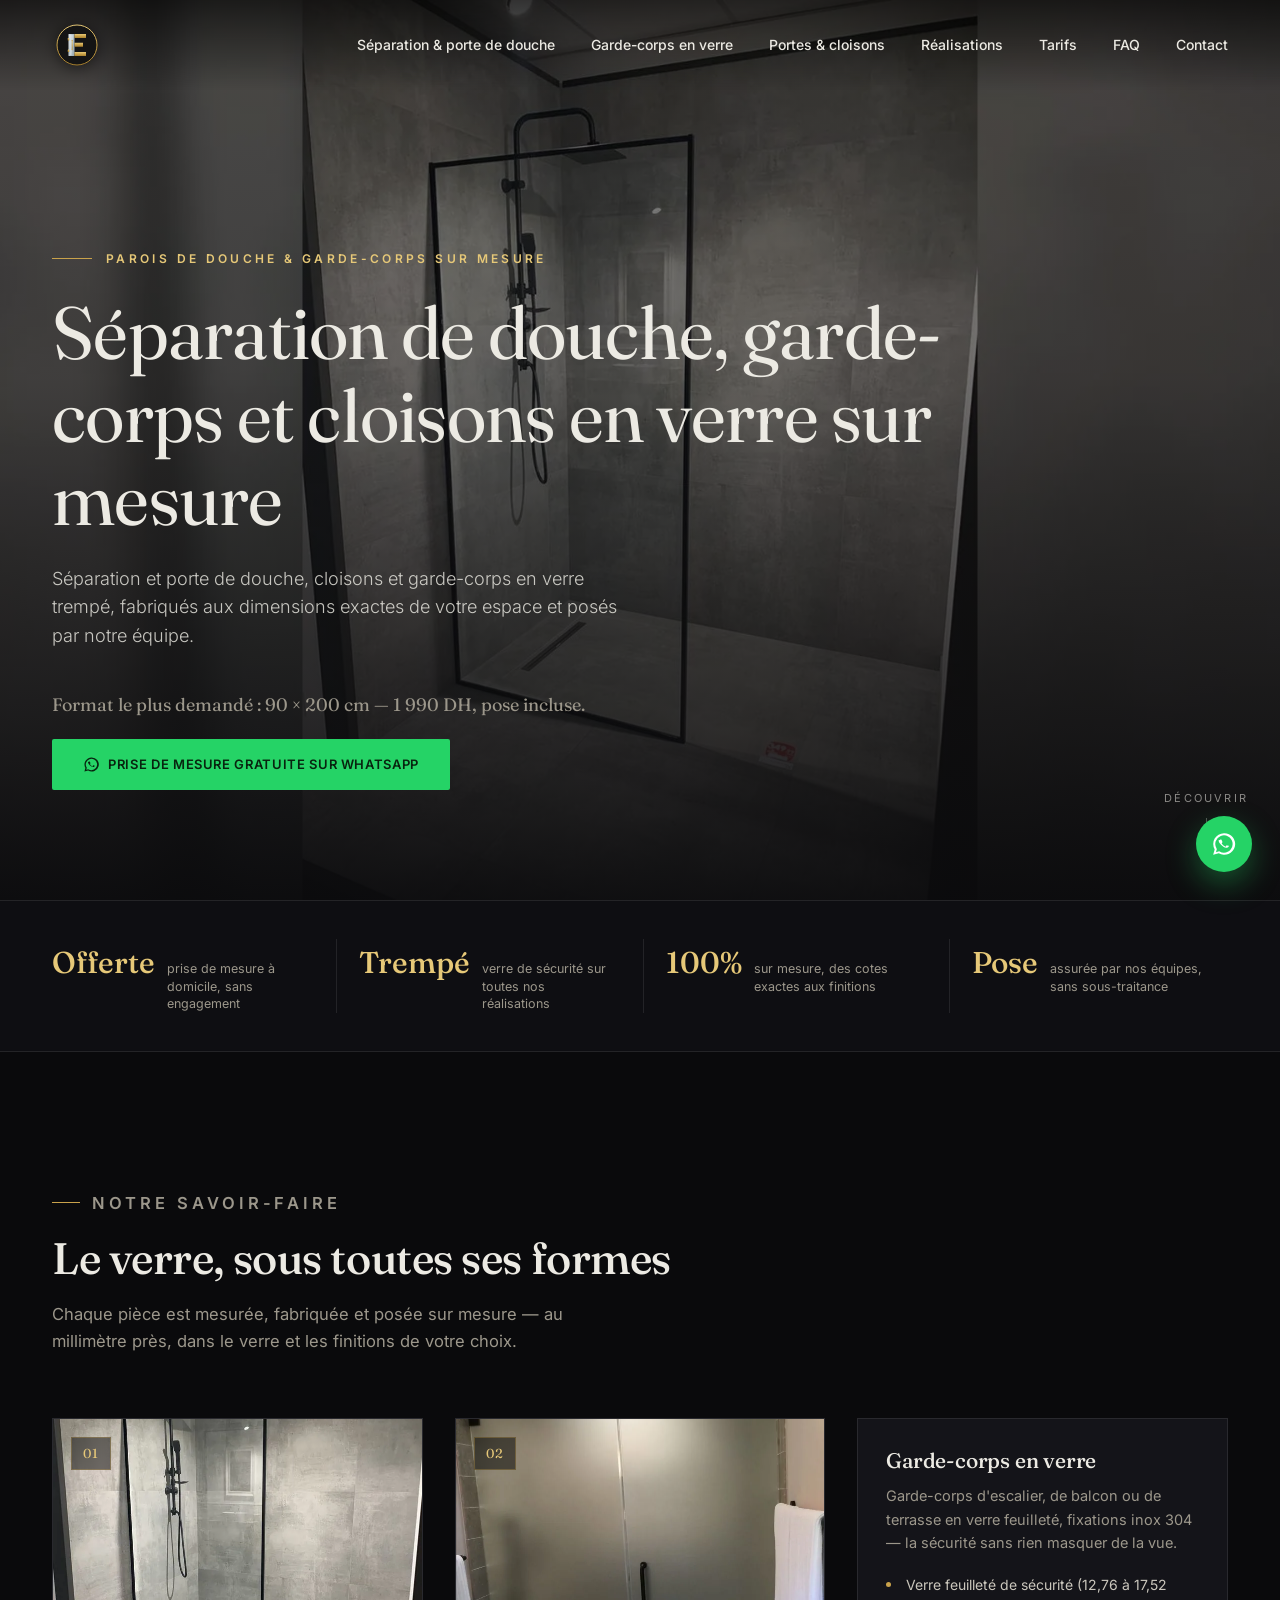
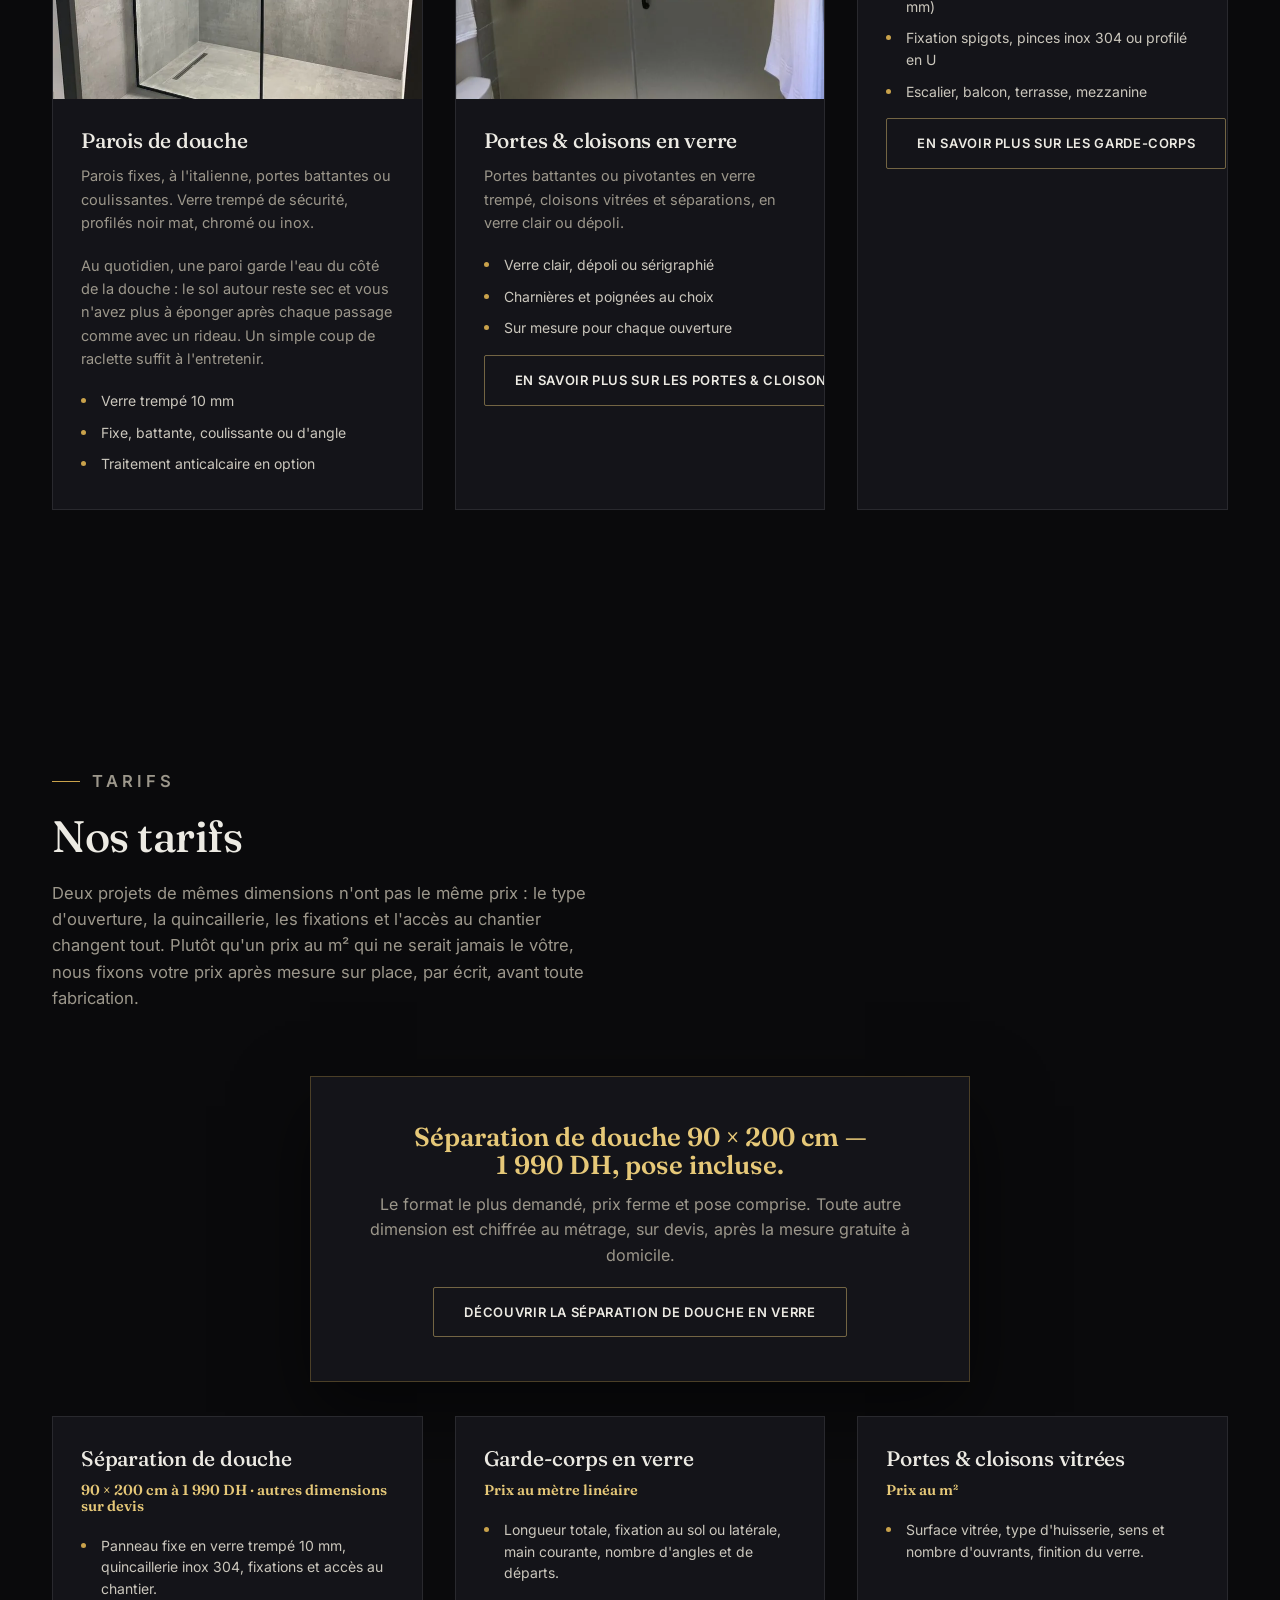
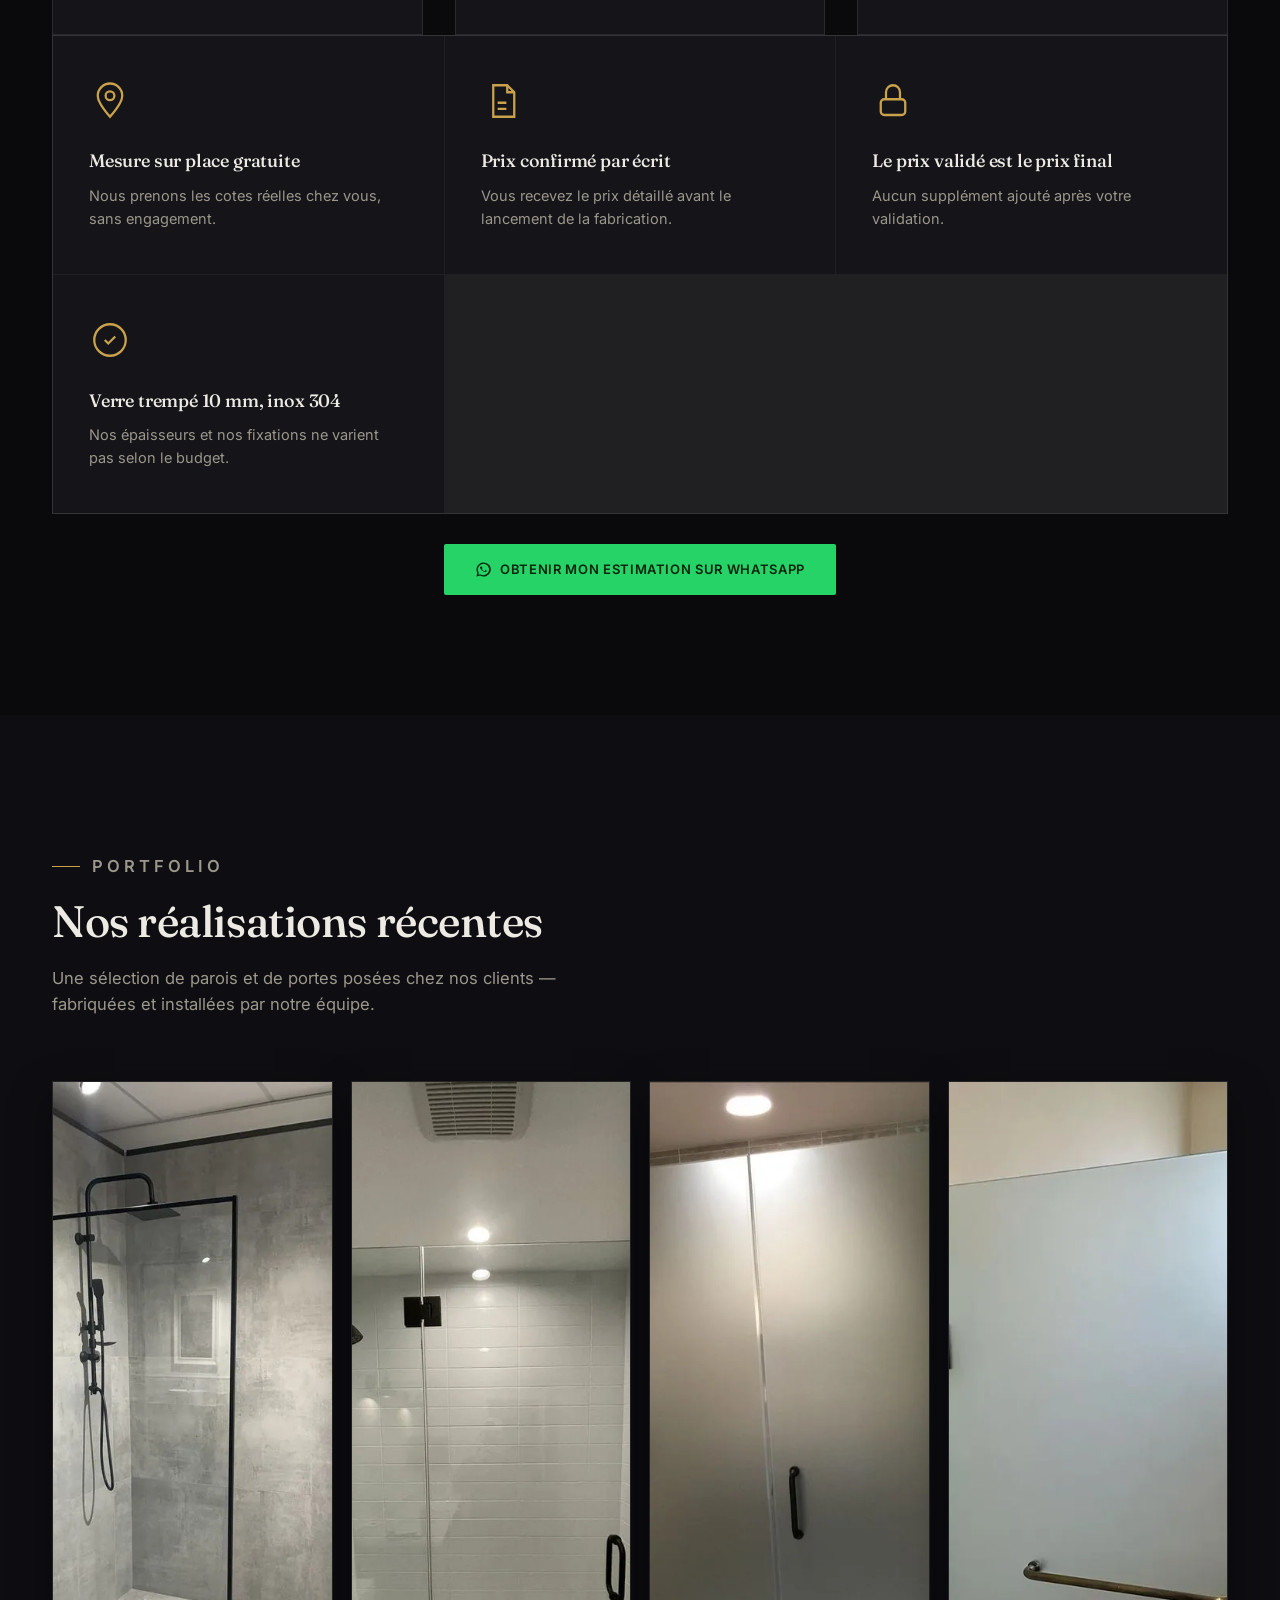
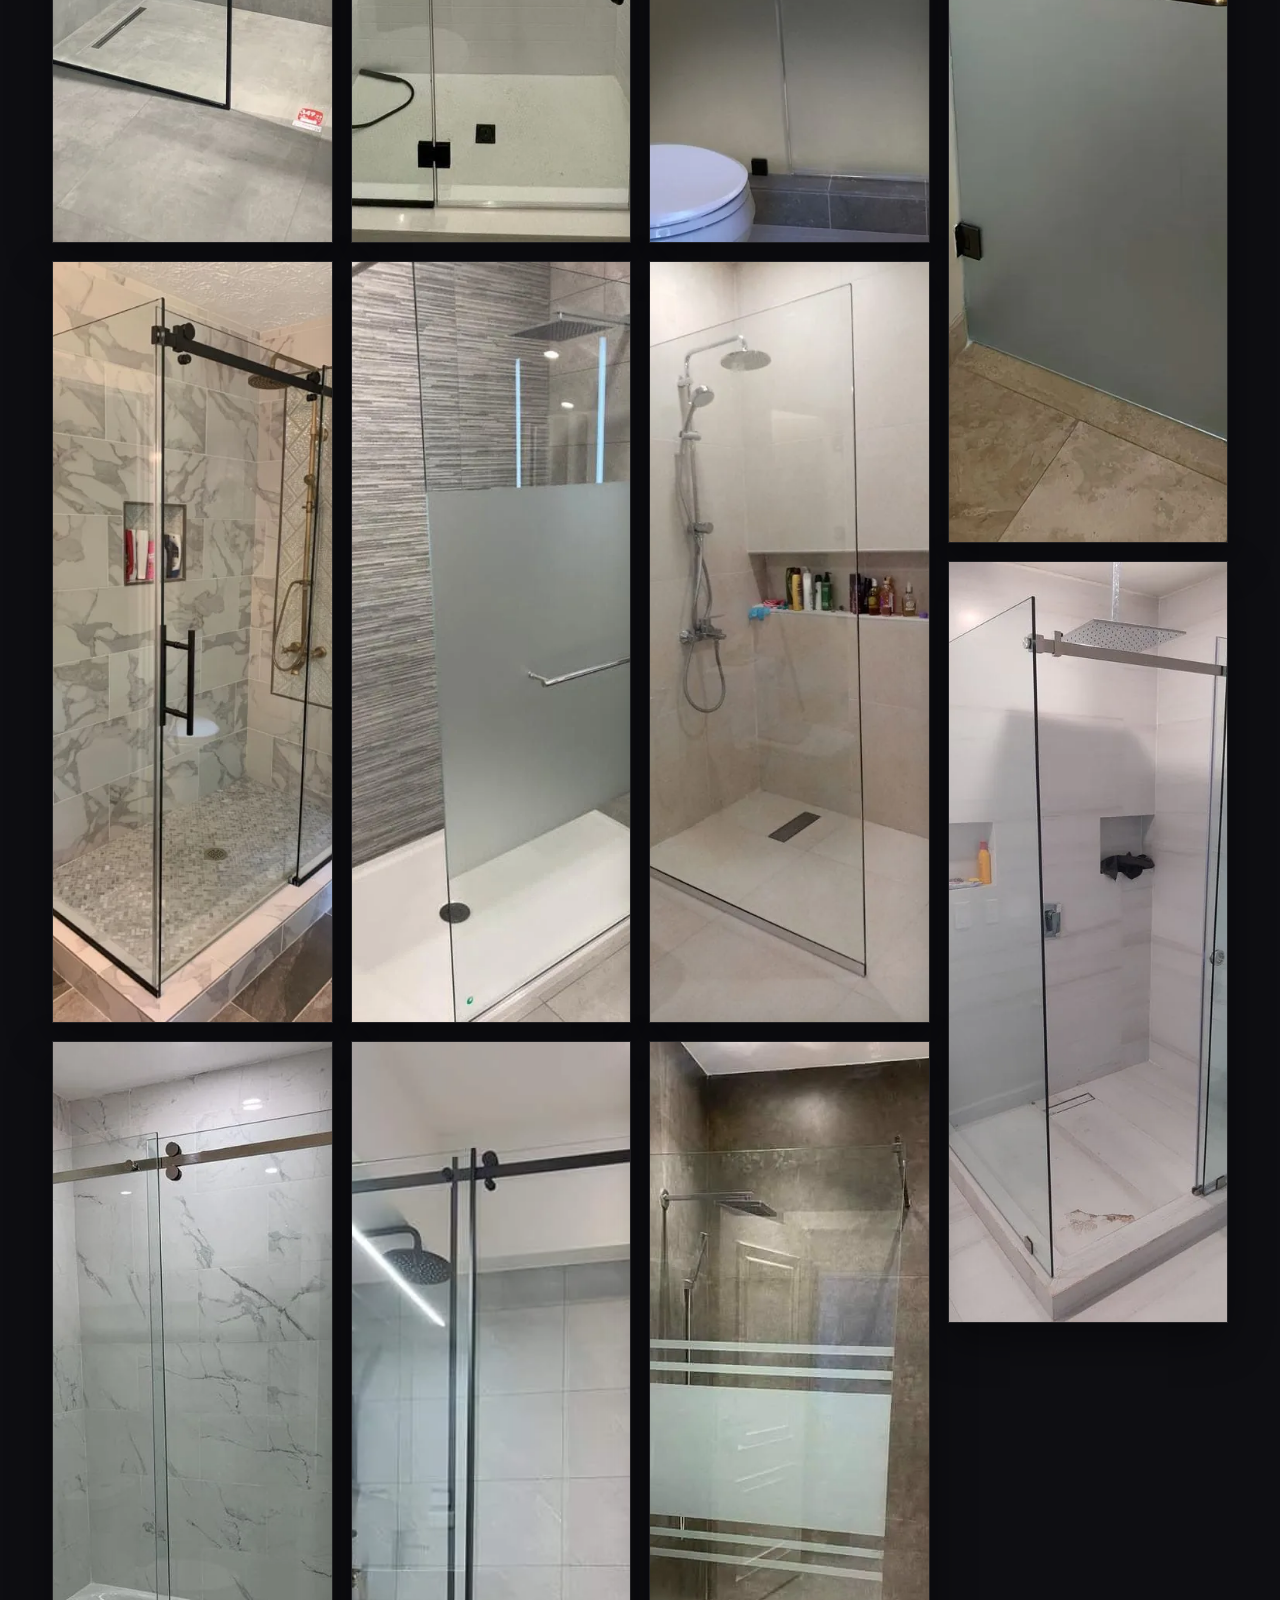
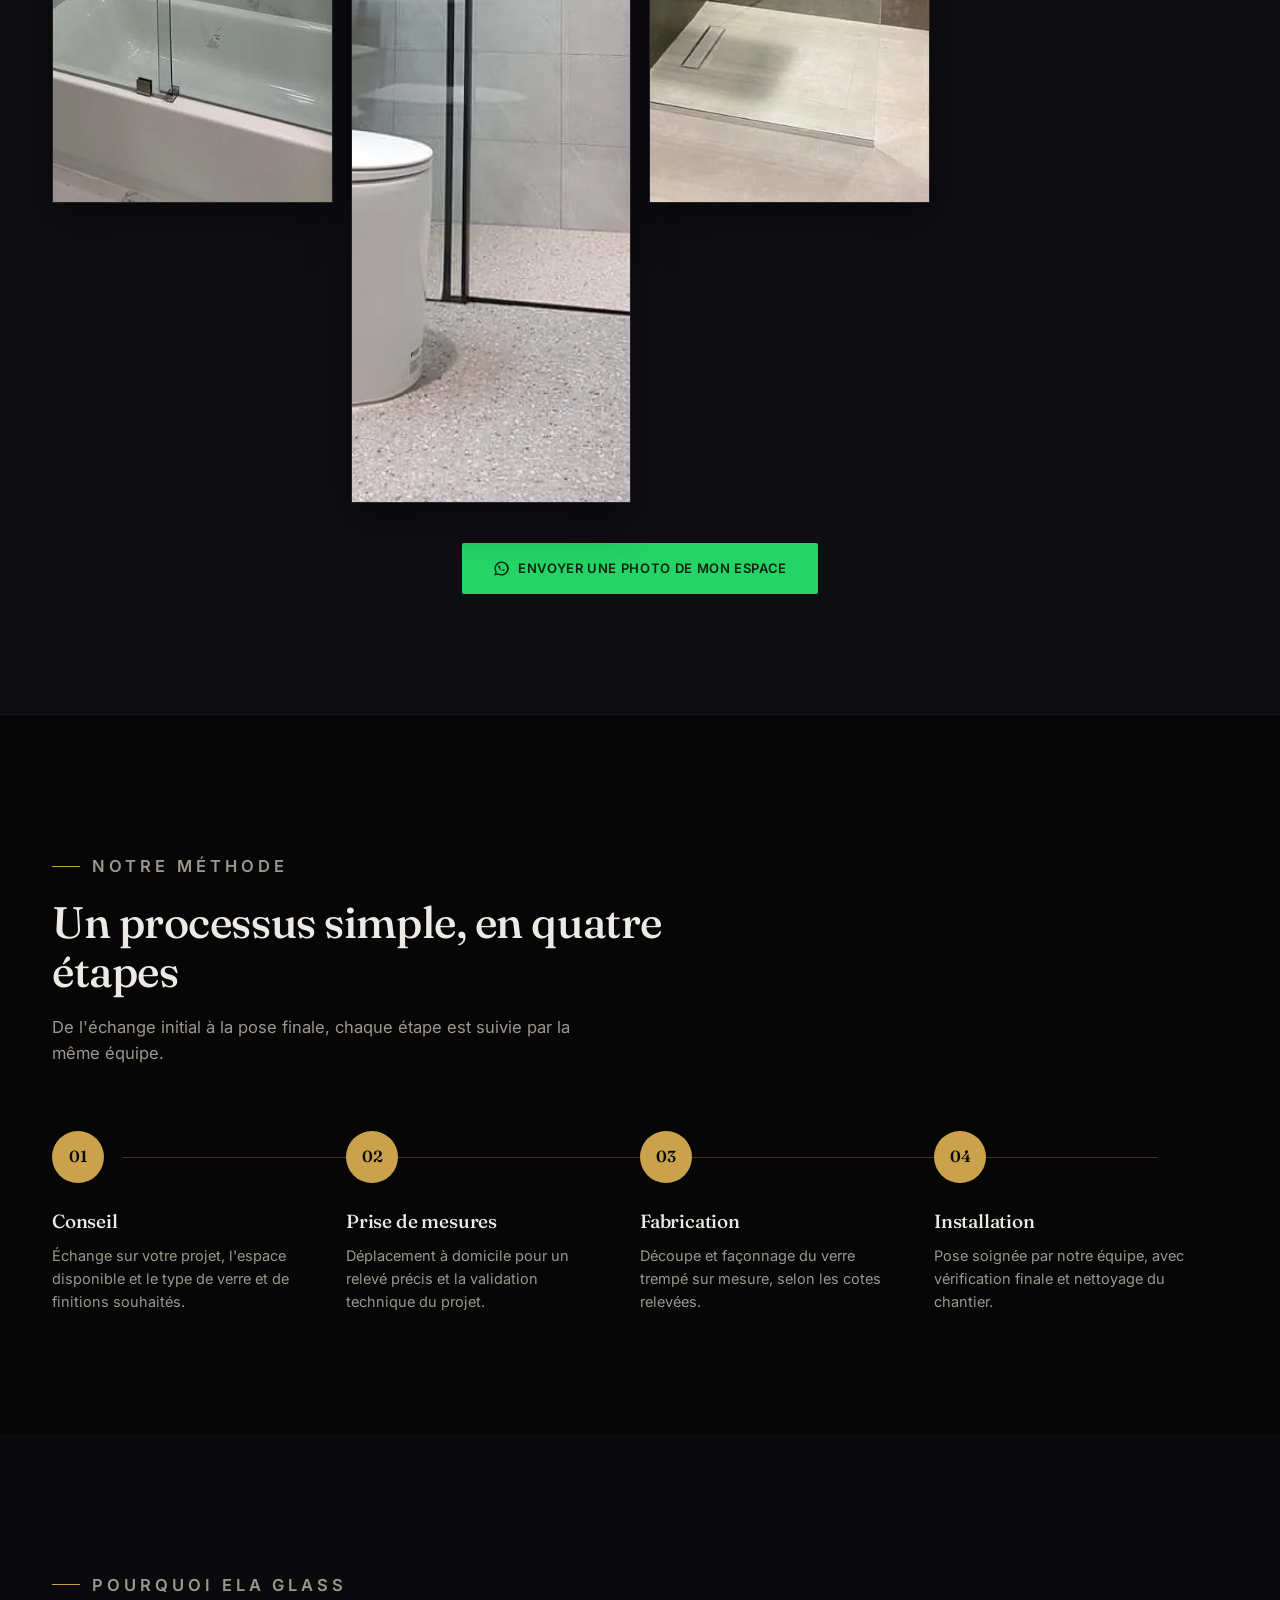
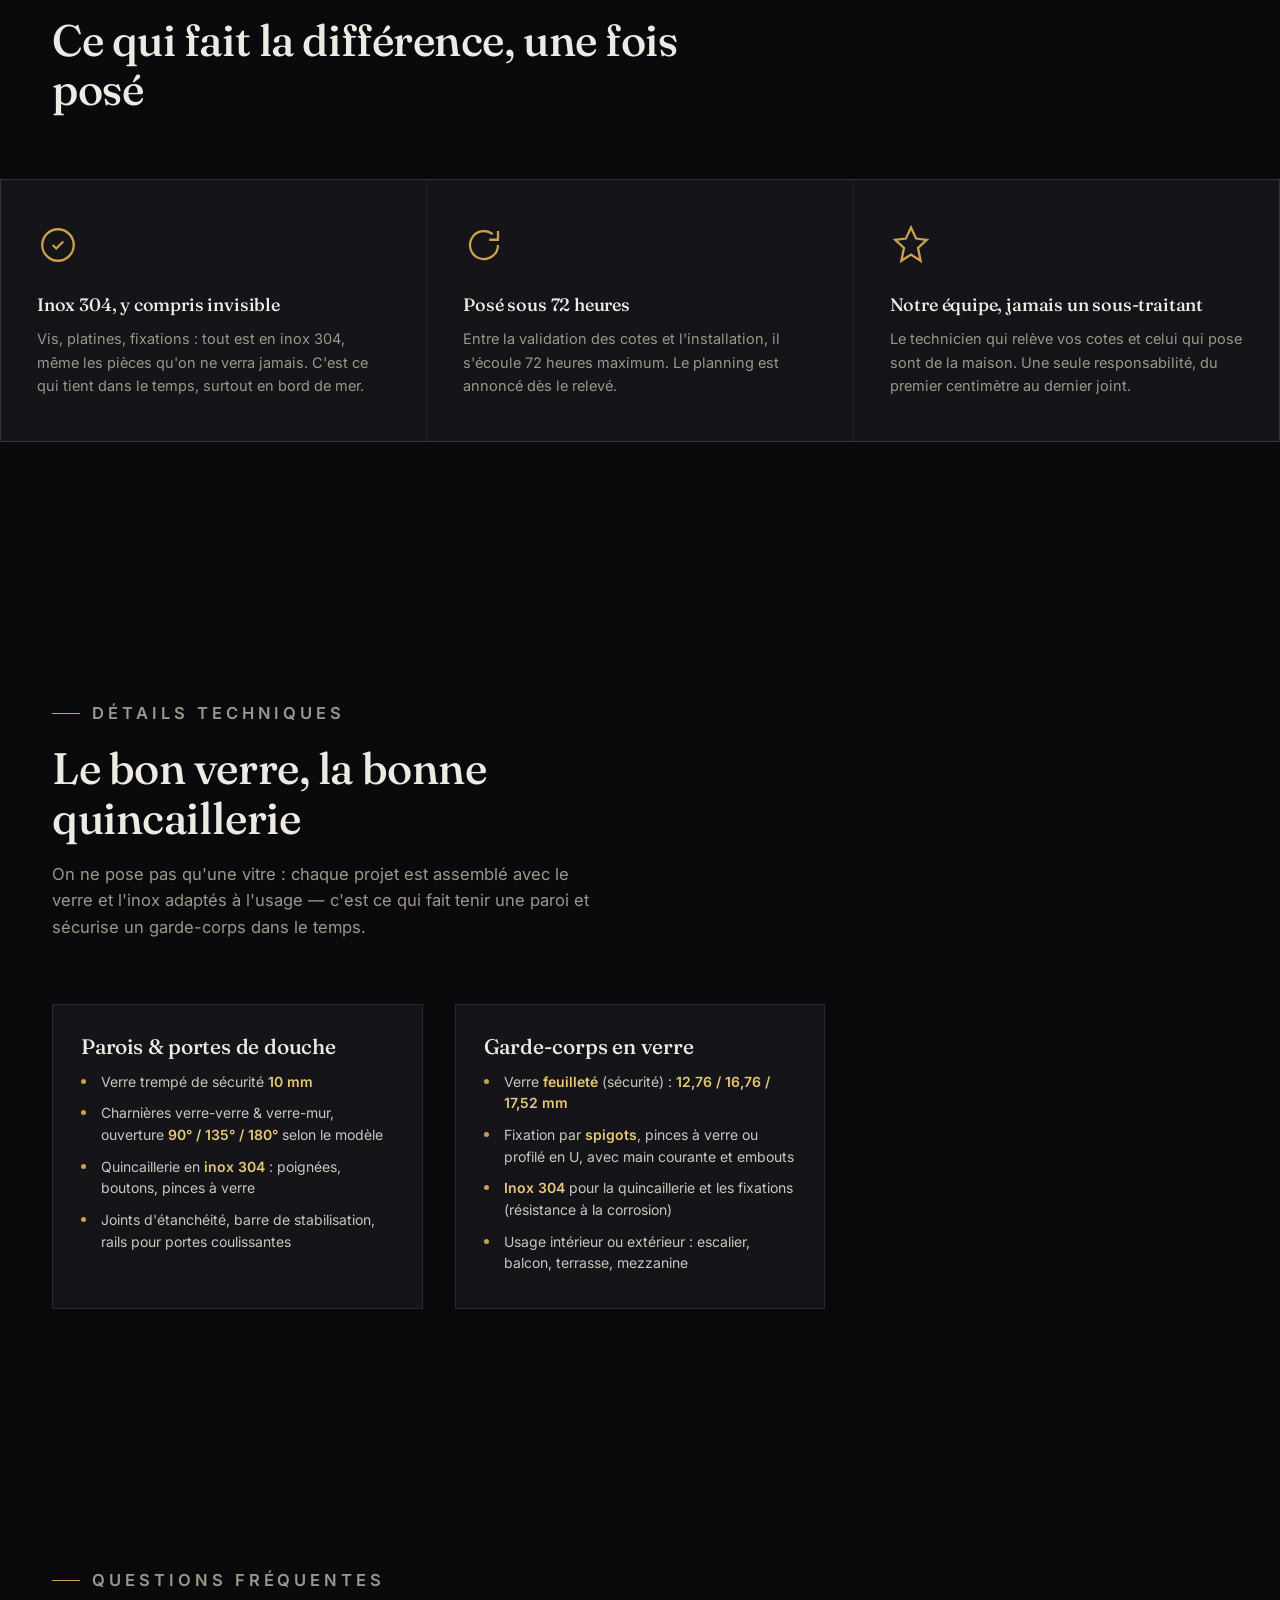
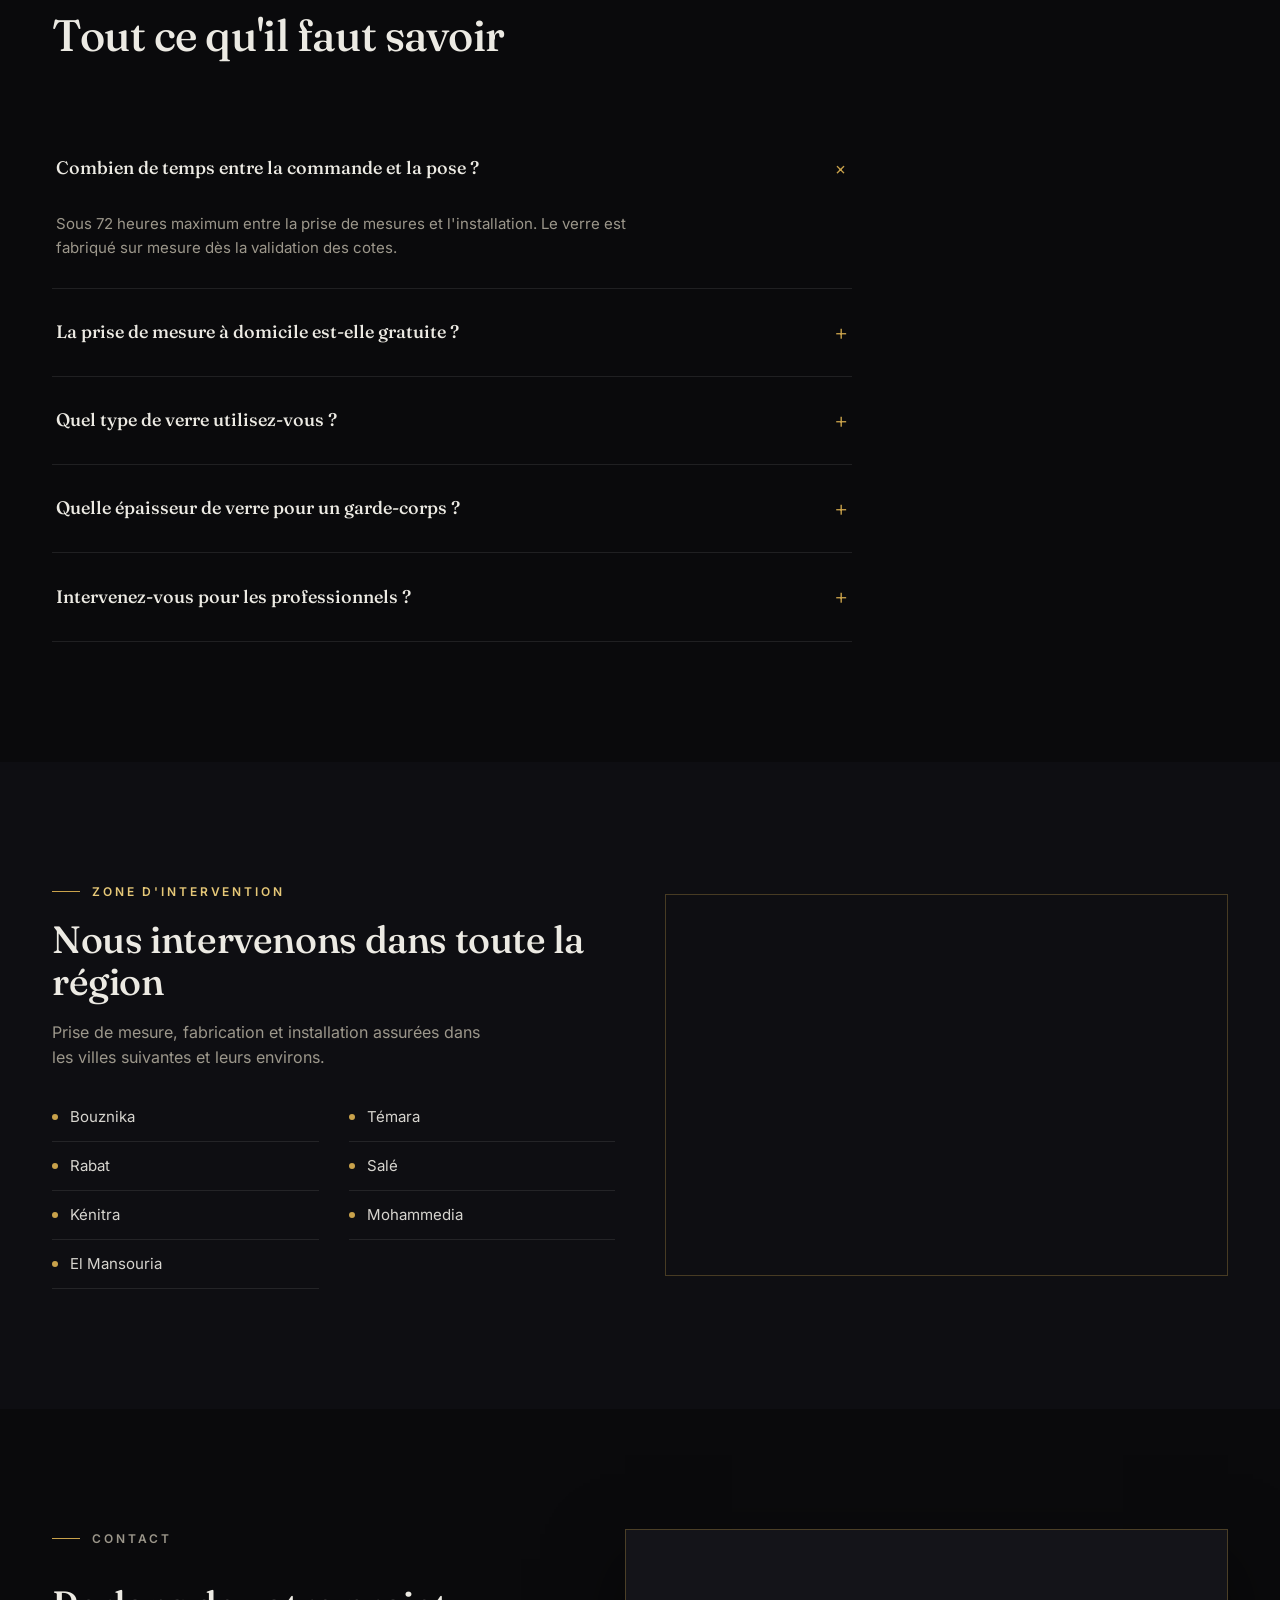
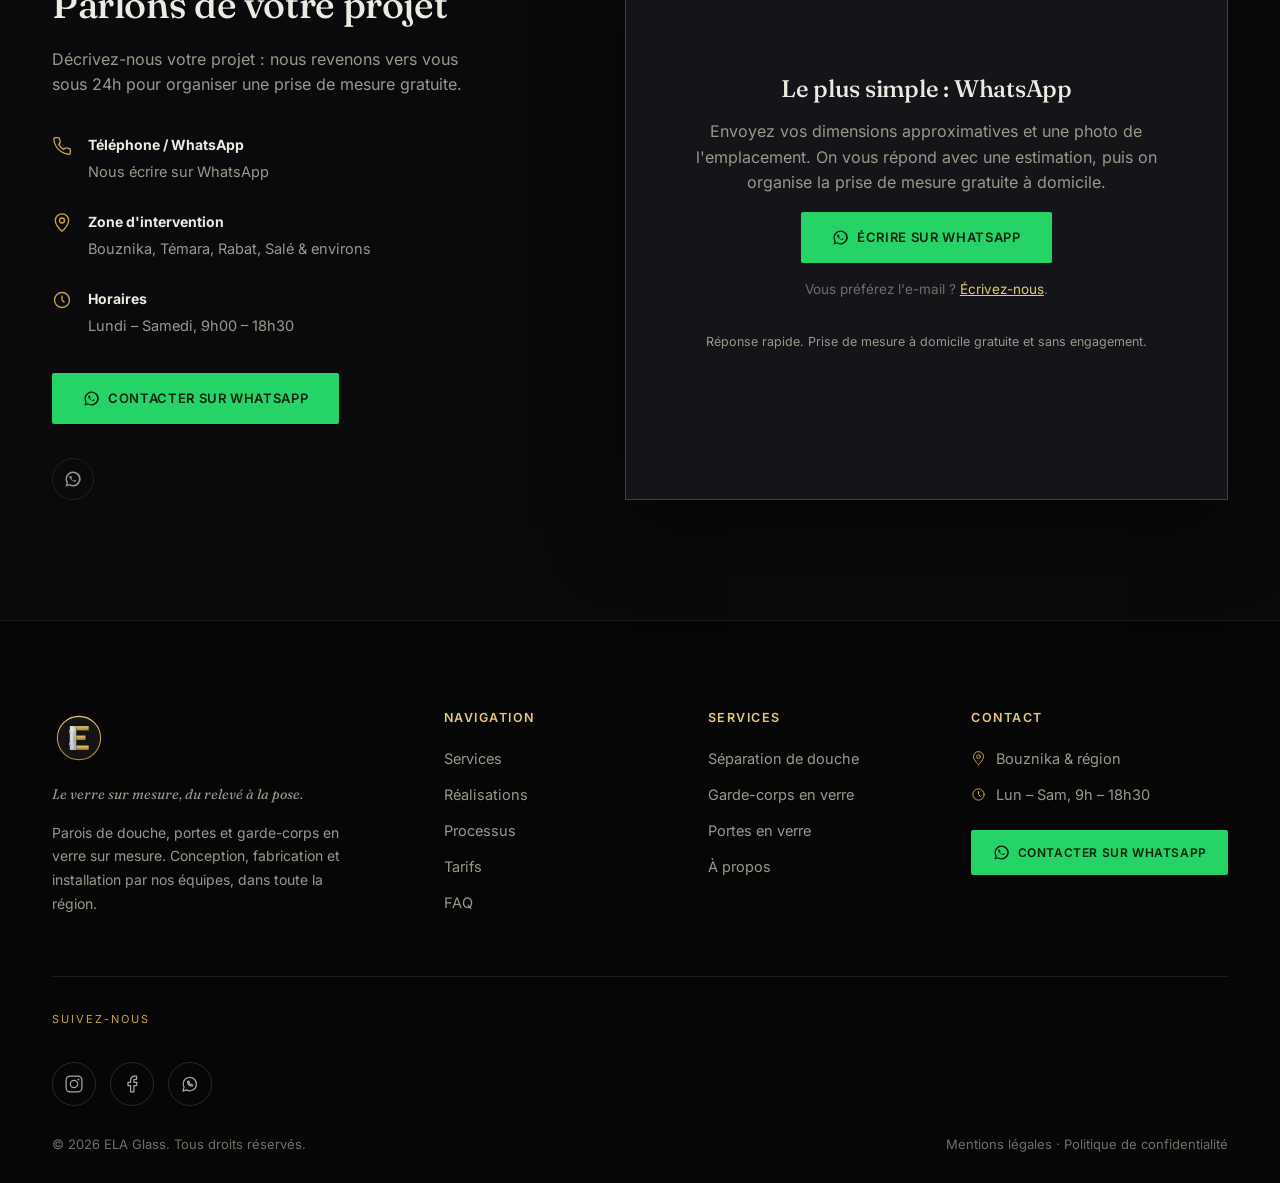
<file: index.html>
<!DOCTYPE html>
<html lang="fr">
<head>
<meta charset="UTF-8">
<link rel="preload" href="/assets/fonts/fraunces-normal.woff2" as="font" type="font/woff2" crossorigin>
<link rel="preload" href="/assets/fonts/inter.woff2" as="font" type="font/woff2" crossorigin>
<link rel="preload" as="image" href="/assets/images/hero-douche.webp" fetchpriority="high">
<meta name="viewport" content="width=device-width, initial-scale=1.0">
<title>Séparation de douche &amp; garde-corps en verre | ELA Glass</title>
<meta name="description" content="Séparation de douche, cloisons et garde-corps en verre sur mesure, posés par notre équipe. 90 × 200 cm : 1 990 DH, pose incluse. Bouznika, Rabat, Témara.">
<meta name="theme-color" content="#0A0A0C">


<meta property="og:type" content="website">
<meta property="og:title" content="Séparation de douche &amp; garde-corps en verre | ELA Glass">
<meta property="og:description" content="Séparation de douche, cloisons et garde-corps en verre sur mesure, posés par notre équipe. 90 × 200 cm : 1 990 DH, pose incluse. Bouznika, Rabat, Témara.">
<meta property="og:image" content="https://elaglass.ma/og-image-20260814.png?v=20260814">
<meta name="twitter:card" content="summary_large_image">
<meta name="twitter:image" content="https://elaglass.ma/og-image-20260814.png?v=20260814">
<meta property="og:url" content="https://elaglass.ma/">
<link rel="canonical" href="https://elaglass.ma/">

<link rel="stylesheet" href="/styles.css?v=20260813c">

<script type="application/ld+json">
{
  "@context": "https://schema.org",
  "@type": "LocalBusiness",
  "@id": "https://elaglass.ma/#business",
  "name": "ELA Glass",
  "url": "https://elaglass.ma/",
  "image": "https://elaglass.ma/assets/logo/logo-og.webp",
  "description": "Conception, fabrication et pose de parois de douche, garde-corps et portes en verre sur mesure à Bouznika, Témara, Rabat et Salé.",
  "priceRange": "$$",
  "areaServed": [
    "Bouznika",
    "Témara",
    "Rabat",
    "Salé",
    "Kénitra",
    "Mohammedia",
    "El Mansouria"
  ],
  "telephone": "+212720889310",
  "openingHours": "Mo-Sa 09:00-18:30",
  "sameAs": [
    "https://www.instagram.com/ela_glass_maroc/",
    "https://www.facebook.com/share/14gHMujXns3/"
  ]
}
</script>
<script type="application/ld+json">
{
  "@context": "https://schema.org",
  "@type": "FAQPage",
  "mainEntity": [
    {
      "@type": "Question",
      "name": "Combien de temps entre la commande et la pose ?",
      "acceptedAnswer": {
        "@type": "Answer",
        "text": "Sous 72 heures maximum entre la prise de mesures et l'installation. Le verre est fabriqué sur mesure dès la validation des cotes."
      }
    },
    {
      "@type": "Question",
      "name": "La prise de mesure à domicile est-elle gratuite ?",
      "acceptedAnswer": {
        "@type": "Answer",
        "text": "Oui. Le déplacement pour le relevé des mesures et l'estimation est entièrement gratuit et sans engagement."
      }
    },
    {
      "@type": "Question",
      "name": "Quel type de verre utilisez-vous ?",
      "acceptedAnswer": {
        "@type": "Answer",
        "text": "Nous travaillons exclusivement en verre trempé de sécurité 10 mm, en clair, dépoli ou sérigraphié selon le rendu souhaité. En cas de choc violent, le verre trempé se fragmente en petits granulés non coupants au lieu d'éclats tranchants — c'est ce qui le rend sûr dans une salle de bain."
      }
    },
    {
      "@type": "Question",
      "name": "Quelle épaisseur de verre pour un garde-corps ?",
      "acceptedAnswer": {
        "@type": "Answer",
        "text": "Pour un garde-corps, on pose du verre feuilleté (deux verres assemblés par un film) : même en cas de casse, il reste en place. Selon la configuration et l'usage, on utilise du 12,76, 16,76 ou 17,52 mm — c'est le feuilletage qui assure la sécurité, pas seulement l'épaisseur."
      }
    },
    {
      "@type": "Question",
      "name": "Intervenez-vous pour les professionnels ?",
      "acceptedAnswer": {
        "@type": "Answer",
        "text": "Oui, aussi bien pour les particuliers que pour les professionnels : promoteurs, hôtels, riads et architectes d'intérieur."
      }
    }
  ]
}
</script>
<link rel="icon" href="/favicon.ico?v=20260814" sizes="any">
<link rel="icon" type="image/svg+xml" href="/favicon.svg?v=20260814">
<link rel="icon" type="image/png" sizes="48x48" href="/favicon-48x48.png?v=20260814">
<link rel="icon" type="image/png" sizes="32x32" href="/favicon-32x32.png?v=20260814">
<link rel="icon" type="image/png" sizes="16x16" href="/favicon-16x16.png?v=20260814">
<link rel="apple-touch-icon" href="/apple-touch-icon.png?v=20260814">
<link rel="manifest" href="/site.webmanifest">
</head>
<body>

<a href="#main" class="skip-link">Aller au contenu principal</a>

<!-- ============================ EN-TÊTE ============================ -->
<header class="site-header" id="siteHeader">
  <nav class="nav" aria-label="Navigation principale">
    <a href="#top" class="brand" aria-label="ELA Glass — accueil">
      <img class="logo-light" src="/logo-elaglass.svg?v=20260814" alt="Elaglass" width="50" height="50" decoding="async">
      
    </a>

    <ul class="nav-links" id="navLinks">
  <li class="nav-home"><a href="/">Accueil</a></li>

  <li class="nav-label">Prestations</li>
  <li class="nav-main"><a href="/separation-douche-verre.html">Séparation &amp; porte de douche</a></li>
  <li class="nav-main"><a href="/garde-corps-verre.html">Garde-corps en verre</a></li>
  <li class="nav-main"><a href="/portes-cloisons-verre.html">Portes &amp; cloisons</a></li>

  <li class="nav-label">Découvrir</li>
  <li class="nav-sec"><a href="/#realisations">Réalisations</a></li>
  <li class="nav-sec"><a href="/#tarifs">Tarifs</a></li>
  <li class="nav-sec nav-lite"><a href="/#processus">Processus</a></li>
  <li class="nav-sec"><a href="/#faq">FAQ</a></li>
  <li class="nav-sec nav-lite"><a href="/a-propos.html">À propos</a></li>
  <li class="nav-sec"><a href="/#contact">Contact</a></li>

  <li class="nav-label">Zones d'intervention</li>
  <li class="nav-zones">
    <ul class="nav-cities">
      <li class="nav-city"><a href="/paroi-douche-bouznika.html">Bouznika</a></li>
      <li class="nav-city"><a href="/paroi-douche-temara.html">Témara</a></li>
      <li class="nav-city"><a href="/paroi-douche-rabat.html">Rabat</a></li>
      <li class="nav-city"><a href="/paroi-douche-sale.html">Salé</a></li>
      <li class="nav-city"><a href="/paroi-douche-kenitra.html">Kénitra</a></li>
      <li class="nav-city"><a href="/paroi-douche-mohammedia.html">Mohammedia</a></li>
      <li class="nav-city"><a href="/paroi-douche-el-mansouria.html">El Mansouria</a></li>
    </ul>
  </li>

  <li class="nav-cta">
    <a class="nav-cta-btn" href="https://wa.me/212720889310?text=Bonjour%20ELA%20Glass%2C%20je%20souhaite%20un%20projet%20en%20verre%20sur%20mesure.%20Ma%20ville%20%3A%20" target="_blank" rel="noopener"><svg class="btn-ic" viewBox="0 0 24 24" fill="currentColor" aria-hidden="true"><path d="M12 2a10 10 0 0 0-8.6 15L2 22l5.2-1.4A10 10 0 1 0 12 2zm0 18a8 8 0 0 1-4.1-1.1l-.3-.2-3 .8.8-2.9-.2-.3A8 8 0 1 1 12 20zm4.4-6c-.2-.1-1.4-.7-1.6-.8s-.4-.1-.5.1-.6.8-.7 1-.3.2-.5.1a6.5 6.5 0 0 1-3.2-2.8c-.2-.4.2-.4.6-1.2.1-.1 0-.3 0-.4l-.7-1.7c-.2-.4-.4-.4-.5-.4h-.5a1 1 0 0 0-.7.3A3 3 0 0 0 7 8.5c0 1.3 1 2.6 1.1 2.8a10.5 10.5 0 0 0 4 3.6c1.4.6 2 .6 2.7.6a2.4 2.4 0 0 0 1.6-1.1 2 2 0 0 0 .1-1.1c0-.1-.2-.2-.4-.3z"/></svg>Prise de mesure gratuite</a>
    <span class="nav-cta-note">Réponse rapide · Lun–Sam, 9h–18h30</span>
  </li>
</ul>

    <button class="burger" id="burger" aria-label="Ouvrir le menu" aria-expanded="false" aria-controls="navLinks">
      <span></span><span></span><span></span>
    </button>
  </nav>
  <div class="nav-overlay" id="navOverlay"></div>
</header>

<main id="main">

<!-- ============================ HERO ============================ -->
<section class="hero" id="top">
  <div class="hero-inner">
    <p class="hero-tag">Parois de douche &amp; garde-corps sur mesure</p>
    <h1>Séparation de douche, garde-corps et cloisons en verre sur mesure</h1>
    <p class="hero-lede">Séparation et porte de douche, cloisons et garde-corps en verre trempé, fabriqués aux dimensions exactes de votre espace et posés par notre équipe.</p>
    <p class="price" style="font-size:clamp(15px,2.1vw,18px);line-height:1.35;font-weight:400;color:var(--muted);margin:6px 0 22px;">Format le plus demandé : 90 × 200 cm — 1 990 DH, pose incluse.</p>
    <div class="hero-actions">
      <a href="https://wa.me/212720889310?text=Bonjour%20ELA%20Glass%2C%20je%20souhaite%20un%20projet%20en%20verre%20sur%20mesure.%20Ma%20ville%20%3A%20" class="btn btn-whatsapp" target="_blank" rel="noopener">
        <svg class="btn-ic" viewBox="0 0 24 24" fill="currentColor" aria-hidden="true"><path d="M12 2a10 10 0 0 0-8.6 15L2 22l5.2-1.4A10 10 0 1 0 12 2zm0 18a8 8 0 0 1-4.1-1.1l-.3-.2-3 .8.8-2.9-.2-.3A8 8 0 1 1 12 20zm4.4-6c-.2-.1-1.4-.7-1.6-.8s-.4-.1-.5.1-.6.8-.7 1-.3.2-.5.1a6.5 6.5 0 0 1-3.2-2.8c-.2-.4.2-.4.6-1.2.1-.1 0-.3 0-.4l-.7-1.7c-.2-.4-.4-.4-.5-.4h-.5a1 1 0 0 0-.7.3A3 3 0 0 0 7 8.5c0 1.3 1 2.6 1.1 2.8a10.5 10.5 0 0 0 4 3.6c1.4.6 2 .6 2.7.6a2.4 2.4 0 0 0 1.6-1.1 2 2 0 0 0 .1-1.1c0-.1-.2-.2-.4-.3z"/></svg>
        Prise de mesure gratuite sur WhatsApp
      </a>
    </div>
  </div>
  <div class="scroll-cue" aria-hidden="true"><span>Découvrir</span><span class="line"></span></div>
</section>

<!-- ============================ CHIFFRES ============================ -->
<section class="trust">
  <div class="trust-inner">
    <div class="trust-item"><span class="trust-num">Offerte</span><span class="trust-label">prise de mesure à domicile, sans engagement</span></div>
    <div class="trust-item"><span class="trust-num">Trempé</span><span class="trust-label">verre de sécurité sur toutes nos réalisations</span></div>
    <div class="trust-item"><span class="trust-num">100%</span><span class="trust-label">sur mesure, des cotes exactes aux finitions</span></div>
    <div class="trust-item"><span class="trust-num">Pose</span><span class="trust-label">assurée par nos équipes, sans sous-traitance</span></div>
  </div>
</section>

<!-- ============================ SERVICES ============================ -->
<section class="section" id="services">
  <div class="wrap">
    <div class="section-head reveal">
      <p class="eyebrow">Notre savoir-faire</p>
      <h2>Le verre, sous toutes ses formes</h2>
      <p>Chaque pièce est mesurée, fabriquée et posée sur mesure — au millimètre près, dans le verre et les finitions de votre choix.</p>
    </div>

    <div class="services-grid">
      <article class="service-card reveal">
        <div class="service-media">
          <picture><source type="image/webp" srcset="assets/images/douche-italienne-cadre-noir.webp"><img src="assets/images/douche-italienne-cadre-noir.jpg" alt="Paroi de douche à l'italienne, cadre noir mat" loading="lazy" width="736" height="981" decoding="async"></picture>
          <span class="service-num">01</span>
        </div>
        <div class="service-body">
          <h3>Parois de douche</h3>
          <p>Parois fixes, à l'italienne, portes battantes ou coulissantes. Verre trempé de sécurité, profilés noir mat, chromé ou inox.</p>
          <p>Au quotidien, une paroi garde l'eau du côté de la douche : le sol autour reste sec et vous n'avez plus à éponger après chaque passage comme avec un rideau. Un simple coup de raclette suffit à l'entretenir.</p>
          <ul class="service-list">
            <li>Verre trempé 10 mm</li>
            <li>Fixe, battante, coulissante ou d'angle</li>
            <li>Traitement anticalcaire en option</li>
          </ul>
        </div>
      </article>

      <article class="service-card reveal">
        <div class="service-media">
          <picture><source type="image/webp" srcset="assets/images/porte-battante-depoli-noir.webp"><img src="assets/images/porte-battante-depoli-noir.jpg" alt="Porte en verre dépoli avec quincaillerie noire" loading="lazy" width="736" height="981" decoding="async"></picture>
          <span class="service-num">02</span>
        </div>
        <div class="service-body">
          <h3>Portes &amp; cloisons en verre</h3>
          <p>Portes battantes ou pivotantes en verre trempé, cloisons vitrées et séparations, en verre clair ou dépoli.</p>
          <ul class="service-list">
            <li>Verre clair, dépoli ou sérigraphié</li>
            <li>Charnières et poignées au choix</li>
            <li>Sur mesure pour chaque ouverture</li>
          </ul>
          <p style="margin-top:16px;"><a class="btn btn-ghost" href="/portes-cloisons-verre.html">En savoir plus sur les portes &amp; cloisons</a></p>
        </div>
      </article>


      <article class="service-card reveal">
        <div class="service-body">
          <h3>Garde-corps en verre</h3>
          <p>Garde-corps d'escalier, de balcon ou de terrasse en verre feuilleté, fixations inox 304 — la sécurité sans rien masquer de la vue.</p>
          <ul class="service-list">
            <li>Verre feuilleté de sécurité (12,76 à 17,52 mm)</li>
            <li>Fixation spigots, pinces inox 304 ou profilé en U</li>
            <li>Escalier, balcon, terrasse, mezzanine</li>
          </ul>
          <p style="margin-top:16px;"><a class="btn btn-ghost" href="/garde-corps-verre.html">En savoir plus sur les garde-corps</a></p>
        </div>
      </article>
    </div>
  </div>
</section>

<!-- ============================ TARIFS ============================ -->
<section class="section" id="tarifs">
  <div class="wrap">
    <div class="section-head reveal">
      <p class="eyebrow">Tarifs</p>
      <h2>Nos tarifs</h2>
      <p>Deux projets de mêmes dimensions n'ont pas le même prix : le type d'ouverture, la quincaillerie, les fixations et l'accès au chantier changent tout. Plutôt qu'un prix au m² qui ne serait jamais le vôtre, nous fixons votre prix après mesure sur place, par écrit, avant toute fabrication.</p>
    </div>
    <div class="form-card reveal" style="text-align:center;max-width:660px;margin:0 auto 34px;"><p class="price"><strong>Séparation de douche 90 × 200 cm — 1 990 DH, pose incluse.</strong></p><p style="margin:10px 0 18px;">Le format le plus demandé, prix ferme et pose comprise. Toute autre dimension est chiffrée au métrage, sur devis, après la mesure gratuite à domicile.</p><a href="/separation-douche-verre.html" class="btn btn-ghost">Découvrir la séparation de douche en verre</a></div>
    <div class="services-grid">
      <article class="service-card reveal"><div class="service-body">
        <h3>Séparation de douche</h3>
        <p class="price"><strong>90 × 200 cm à 1 990 DH · autres dimensions sur devis</strong></p>
        <ul class="service-list"><li>Panneau fixe en verre trempé 10 mm, quincaillerie inox 304, fixations et accès au chantier.</li></ul>
      </div></article>
      <article class="service-card reveal"><div class="service-body">
        <h3>Garde-corps en verre</h3>
        <p class="price"><strong>Prix au mètre linéaire</strong></p>
        <ul class="service-list"><li>Longueur totale, fixation au sol ou latérale, main courante, nombre d'angles et de départs.</li></ul>
      </div></article>
      <article class="service-card reveal"><div class="service-body">
        <h3>Portes &amp; cloisons vitrées</h3>
        <p class="price"><strong>Prix au m²</strong></p>
        <ul class="service-list"><li>Surface vitrée, type d'huisserie, sens et nombre d'ouvrants, finition du verre.</li></ul>
      </div></article>
    </div>

    <div class="adv-grid">
      <div class="adv-card reveal">
        <svg class="adv-icon" viewBox="0 0 24 24" fill="none" stroke-width="1.3" aria-hidden="true"><path d="M12 21s7-7.5 7-12a7 7 0 1 0-14 0c0 4.5 7 12 7 12z"/><circle cx="12" cy="9" r="2.5"/></svg>
        <h3>Mesure sur place gratuite</h3>
        <p>Nous prenons les cotes réelles chez vous, sans engagement.</p>
      </div>
      <div class="adv-card reveal">
        <svg class="adv-icon" viewBox="0 0 24 24" fill="none" stroke-width="1.3" aria-hidden="true"><path d="M7 3h8l4 4v14H7z"/><path d="M15 3v4h4"/><path d="M9.5 13h5M9.5 16.5h5"/></svg>
        <h3>Prix confirmé par écrit</h3>
        <p>Vous recevez le prix détaillé avant le lancement de la fabrication.</p>
      </div>
      <div class="adv-card reveal">
        <svg class="adv-icon" viewBox="0 0 24 24" fill="none" stroke-width="1.3" aria-hidden="true"><rect x="5" y="11" width="14" height="9" rx="2"/><path d="M8 11V7a4 4 0 0 1 8 0v4"/></svg>
        <h3>Le prix validé est le prix final</h3>
        <p>Aucun supplément ajouté après votre validation.</p>
      </div>
      <div class="adv-card reveal">
        <svg class="adv-icon" viewBox="0 0 24 24" fill="none" stroke-width="1.3" aria-hidden="true"><circle cx="12" cy="12" r="9"/><path d="M9 12l2 2 4-4"/></svg>
        <h3>Verre trempé 10 mm, inox 304</h3>
        <p>Nos épaisseurs et nos fixations ne varient pas selon le budget.</p>
      </div>
    </div>

    <div style="text-align:center;margin-top:30px;">
      <a href="https://wa.me/212720889310?text=Bonjour%20ELA%20Glass%2C%20je%20voudrais%20une%20estimation.%20Prestation%20%28paroi%20de%20douche%20%2F%20garde-corps%29%20%3A%20" class="btn btn-whatsapp" target="_blank" rel="noopener"><svg class="btn-ic" viewBox="0 0 24 24" fill="currentColor" aria-hidden="true"><path d="M12 2a10 10 0 0 0-8.6 15L2 22l5.2-1.4A10 10 0 1 0 12 2zm0 18a8 8 0 0 1-4.1-1.1l-.3-.2-3 .8.8-2.9-.2-.3A8 8 0 1 1 12 20zm4.4-6c-.2-.1-1.4-.7-1.6-.8s-.4-.1-.5.1-.6.8-.7 1-.3.2-.5.1a6.5 6.5 0 0 1-3.2-2.8c-.2-.4.2-.4.6-1.2.1-.1 0-.3 0-.4l-.7-1.7c-.2-.4-.4-.4-.5-.4h-.5a1 1 0 0 0-.7.3A3 3 0 0 0 7 8.5c0 1.3 1 2.6 1.1 2.8a10.5 10.5 0 0 0 4 3.6c1.4.6 2 .6 2.7.6a2.4 2.4 0 0 0 1.6-1.1 2 2 0 0 0 .1-1.1c0-.1-.2-.2-.4-.3z"/></svg>Obtenir mon estimation sur WhatsApp</a>
    </div>
  </div>
</section>

<!-- ============================ RÉALISATIONS ============================ -->
<section class="section gallery-band" id="realisations">
  <div class="wrap">
    <div class="section-head reveal">
      <p class="eyebrow">Portfolio</p>
      <h2>Nos réalisations récentes</h2>
      <p>Une sélection de parois et de portes posées chez nos clients — fabriquées et installées par notre équipe.</p>
    </div>

    <div class="masonry">
      <figure class="item reveal">
        <picture><source type="image/webp" srcset="assets/images/douche-italienne-cadre-noir.webp"><img src="assets/images/douche-italienne-cadre-noir.jpg" alt="Paroi de douche à l'italienne, cadre noir mat" loading="lazy" width="736" height="981" decoding="async"></picture>
        <figcaption class="cap"><span>Paroi fixe</span>Douche à l'italienne, cadre noir</figcaption>
      </figure>
      <figure class="item reveal">
        <picture><source type="image/webp" srcset="assets/images/cabine-battante-noir-metro.webp"><img src="assets/images/cabine-battante-noir-metro.jpg" alt="Cabine de douche à porte battante, quincaillerie noire" loading="lazy" width="736" height="981" decoding="async"></picture>
        <figcaption class="cap"><span>Porte battante</span>Cabine verre clair, quincaillerie noire</figcaption>
      </figure>
      <figure class="item reveal">
        <picture><source type="image/webp" srcset="assets/images/porte-battante-depoli-noir.webp"><img src="assets/images/porte-battante-depoli-noir.jpg" alt="Ensemble en verre dépoli avec porte battante" loading="lazy" width="736" height="981" decoding="async"></picture>
        <figcaption class="cap"><span>Verre dépoli</span>Ensemble fixe + porte battante</figcaption>
      </figure>
      <figure class="item tall reveal">
        <picture><source type="image/webp" srcset="assets/images/porte-verre-depoli-vert.webp"><img src="assets/images/porte-verre-depoli-vert.jpg" alt="Porte en verre dépoli sur pivot" loading="lazy" width="736" height="1308" decoding="async"></picture>
        <figcaption class="cap"><span>Porte pivotante</span>Verre dépoli, poignée laiton</figcaption>
      </figure>
      <figure class="item reveal">
        <picture><source type="image/webp" srcset="assets/images/cabine-angle-coulissante-marbre.webp"><img src="assets/images/cabine-angle-coulissante-marbre.jpg" alt="Cabine d'angle coulissante sur fond marbre" loading="lazy" width="736" height="981" decoding="async"></picture>
        <figcaption class="cap"><span>Cabine d'angle</span>Coulissante, profilé noir</figcaption>
      </figure>
      <figure class="item reveal">
        <picture><source type="image/webp" srcset="assets/images/paroi-depoli-chrome.webp"><img src="assets/images/paroi-depoli-chrome.jpg" alt="Paroi de douche mi-dépolie avec barre chromée" loading="lazy" width="736" height="981" decoding="async"></picture>
        <figcaption class="cap"><span>Paroi fixe</span>Bandeau dépoli, finition chromée</figcaption>
      </figure>
      <figure class="item reveal">
        <picture><source type="image/webp" srcset="assets/images/paroi-fixe-transparente-beige.webp"><img src="assets/images/paroi-fixe-transparente-beige.jpg" alt="Paroi de douche fixe transparente" loading="lazy" width="736" height="981" decoding="async"></picture>
        <figcaption class="cap"><span>Paroi fixe</span>Verre clair, walk-in</figcaption>
      </figure>
      <figure class="item reveal">
        <picture><source type="image/webp" srcset="assets/images/cabine-angle-coulissante-blanc.webp"><img src="assets/images/cabine-angle-coulissante-blanc.jpg" alt="Cabine d'angle coulissante, salle de bain blanche" loading="lazy" width="736" height="981" decoding="async"></picture>
        <figcaption class="cap"><span>Cabine d'angle</span>Coulissante sans cadre</figcaption>
      </figure>
      <figure class="item hide-mobile reveal">
        <picture><source type="image/webp" srcset="assets/images/coulissante-baignoire-marbre.webp"><img src="assets/images/coulissante-baignoire-marbre.jpg" alt="Pare-baignoire coulissant sur fond marbre" loading="lazy" width="736" height="981" decoding="async"></picture>
        <figcaption class="cap"><span>Pare-baignoire</span>Coulissant, verre clair</figcaption>
      </figure>
      <figure class="item hide-mobile tall reveal">
        <picture><source type="image/webp" srcset="assets/images/coulissante-cadre-noir-gris.webp"><img src="assets/images/coulissante-cadre-noir-gris.jpg" alt="Porte de douche coulissante cadre noir" loading="lazy" width="528" height="960" decoding="async"></picture>
        <figcaption class="cap"><span>Coulissante</span>Cadre noir, verre clair</figcaption>
      </figure>
      <figure class="item hide-mobile reveal">
        <picture><source type="image/webp" srcset="assets/images/paroi-serigraphie-anthracite.webp"><img src="assets/images/paroi-serigraphie-anthracite.jpg" alt="Paroi de douche sérigraphiée à bandes" loading="lazy" width="720" height="960" decoding="async"></picture>
        <figcaption class="cap"><span>Sérigraphie</span>Bandes dépolies sur mesure</figcaption>
      </figure>
    </div>
    <div style="text-align:center;margin-top:40px;">
      <a href="https://wa.me/212720889310?text=Bonjour%20ELA%20Glass%2C%20voici%20mon%20projet%20%3A%20" class="btn btn-whatsapp" target="_blank" rel="noopener"><svg class="btn-ic" viewBox="0 0 24 24" fill="currentColor" aria-hidden="true"><path d="M12 2a10 10 0 0 0-8.6 15L2 22l5.2-1.4A10 10 0 1 0 12 2zm0 18a8 8 0 0 1-4.1-1.1l-.3-.2-3 .8.8-2.9-.2-.3A8 8 0 1 1 12 20zm4.4-6c-.2-.1-1.4-.7-1.6-.8s-.4-.1-.5.1-.6.8-.7 1-.3.2-.5.1a6.5 6.5 0 0 1-3.2-2.8c-.2-.4.2-.4.6-1.2.1-.1 0-.3 0-.4l-.7-1.7c-.2-.4-.4-.4-.5-.4h-.5a1 1 0 0 0-.7.3A3 3 0 0 0 7 8.5c0 1.3 1 2.6 1.1 2.8a10.5 10.5 0 0 0 4 3.6c1.4.6 2 .6 2.7.6a2.4 2.4 0 0 0 1.6-1.1 2 2 0 0 0 .1-1.1c0-.1-.2-.2-.4-.3z"/></svg>Envoyer une photo de mon espace</a>
    </div>
  </div>
</section>

<!-- ============================ PROCESSUS ============================ -->
<section class="section process" id="processus">
  <div class="wrap">
    <div class="section-head reveal">
      <p class="eyebrow">Notre méthode</p>
      <h2>Un processus simple, en quatre étapes</h2>
      <p>De l'échange initial à la pose finale, chaque étape est suivie par la même équipe.</p>
    </div>

    <ol class="process-track" style="list-style:none;">
      <li class="process-step reveal"><div class="step-num">01</div><h3>Conseil</h3><p>Échange sur votre projet, l'espace disponible et le type de verre et de finitions souhaités.</p></li>
      <li class="process-step reveal"><div class="step-num">02</div><h3>Prise de mesures</h3><p>Déplacement à domicile pour un relevé précis et la validation technique du projet.</p></li>
      <li class="process-step reveal"><div class="step-num">03</div><h3>Fabrication</h3><p>Découpe et façonnage du verre trempé sur mesure, selon les cotes relevées.</p></li>
      <li class="process-step reveal"><div class="step-num">04</div><h3>Installation</h3><p>Pose soignée par notre équipe, avec vérification finale et nettoyage du chantier.</p></li>
    </ol>
  </div>
</section>

<!-- ============================ AVANTAGES ============================ -->
<section class="section" id="avantages">
  <div class="wrap">
    <div class="section-head reveal">
      <p class="eyebrow">Pourquoi ELA Glass</p>
      <h2>Ce qui fait la différence, une fois posé</h2>
    </div>
  </div>

  <div class="adv-grid">
    <div class="adv-card reveal">
      <svg class="adv-icon" viewBox="0 0 24 24" fill="none" stroke-width="1.3" aria-hidden="true"><circle cx="12" cy="12" r="9"/><path d="M9 12l2 2 4-4"/></svg>
      <h3>Inox 304, y compris invisible</h3>
      <p>Vis, platines, fixations : tout est en inox 304, même les pièces qu'on ne verra jamais. C'est ce qui tient dans le temps, surtout en bord de mer.</p>
    </div>
    <div class="adv-card reveal">
      <svg class="adv-icon" viewBox="0 0 24 24" fill="none" stroke-width="1.3" aria-hidden="true"><path d="M20 12a8 8 0 1 1-3-6.2"/><path d="M20 4v5h-5"/></svg>
      <h3>Posé sous 72 heures</h3>
      <p>Entre la validation des cotes et l'installation, il s'écoule 72 heures maximum. Le planning est annoncé dès le relevé.</p>
    </div>
    <div class="adv-card reveal">
      <svg class="adv-icon" viewBox="0 0 24 24" fill="none" stroke-width="1.3" aria-hidden="true"><path d="M12 2l2.9 6.3L21 9l-5 4.6L17.5 21 12 17.5 6.5 21 8 13.6 3 9l6.1-.7z"/></svg>
      <h3>Notre équipe, jamais un sous-traitant</h3>
      <p>Le technicien qui relève vos cotes et celui qui pose sont de la maison. Une seule responsabilité, du premier centimètre au dernier joint.</p>
    </div>
  </div>
</section>

<!-- ============================ DÉTAILS TECHNIQUES ============================ -->
<section class="section" id="details-techniques">
  <div class="wrap">
    <div class="section-head reveal">
      <p class="eyebrow">Détails techniques</p>
      <h2>Le bon verre, la bonne quincaillerie</h2>
      <p>On ne pose pas qu'une vitre : chaque projet est assemblé avec le verre et l'inox adaptés à l'usage — c'est ce qui fait tenir une paroi et sécurise un garde-corps dans le temps.</p>
    </div>
    <div class="services-grid">
      <article class="service-card reveal"><div class="service-body">
        <h3>Parois &amp; portes de douche</h3>
        <ul class="service-list">
          <li>Verre trempé de sécurité <strong>10 mm</strong></li>
          <li>Charnières verre-verre &amp; verre-mur, ouverture <strong>90° / 135° / 180°</strong> selon le modèle</li>
          <li>Quincaillerie en <strong>inox 304</strong> : poignées, boutons, pinces à verre</li>
          <li>Joints d'étanchéité, barre de stabilisation, rails pour portes coulissantes</li>
        </ul>
      </div></article>
      <article class="service-card reveal"><div class="service-body">
        <h3>Garde-corps en verre</h3>
        <ul class="service-list">
          <li>Verre <strong>feuilleté</strong> (sécurité) : <strong>12,76 / 16,76 / 17,52 mm</strong></li>
          <li>Fixation par <strong>spigots</strong>, pinces à verre ou profilé en U, avec main courante et embouts</li>
          <li><strong>Inox 304</strong> pour la quincaillerie et les fixations (résistance à la corrosion)</li>
          <li>Usage intérieur ou extérieur : escalier, balcon, terrasse, mezzanine</li>
        </ul>
      </div></article>
    </div>
  </div>
</section>

<!-- ============================ FAQ ============================ -->
<section class="section" id="faq">
  <div class="wrap">
    <div class="section-head reveal">
      <p class="eyebrow">Questions fréquentes</p>
      <h2>Tout ce qu'il faut savoir</h2>
    </div>

    <div class="faq-wrap">
      <details class="faq-item reveal" open>
        <summary>Combien de temps entre la commande et la pose ?</summary>
        <div class="faq-body">Sous 72 heures maximum entre la prise de mesures et l'installation. Le verre est fabriqué sur mesure dès la validation des cotes.</div>
      </details>
      <details class="faq-item reveal">
        <summary>La prise de mesure à domicile est-elle gratuite ?</summary>
        <div class="faq-body">Oui. Le déplacement pour le relevé des mesures et l'estimation est entièrement gratuit et sans engagement.</div>
      </details>
      <details class="faq-item reveal">
        <summary>Quel type de verre utilisez-vous ?</summary>
        <div class="faq-body">Nous travaillons exclusivement en verre trempé de sécurité 10 mm, en clair, dépoli ou sérigraphié selon le rendu souhaité. En cas de choc violent, le verre trempé se fragmente en petits granulés non coupants au lieu d'éclats tranchants — c'est ce qui le rend sûr dans une salle de bain.</div>
      </details>
      <details class="faq-item reveal">
        <summary>Quelle épaisseur de verre pour un garde-corps ?</summary>
        <div class="faq-body">Pour un garde-corps, on pose du verre <strong>feuilleté</strong> (deux verres assemblés par un film) : même en cas de casse, il reste en place. Selon la configuration et l'usage, on utilise du 12,76, 16,76 ou 17,52 mm — c'est le feuilletage qui assure la sécurité, pas seulement l'épaisseur.</div>
      </details>
      <details class="faq-item reveal">
        <summary>Intervenez-vous pour les professionnels ?</summary>
        <div class="faq-body">Oui, aussi bien pour les particuliers que pour les professionnels : promoteurs, hôtels, riads et architectes d'intérieur.</div>
      </details>
    </div>
  </div>
</section>

<!-- ============================ ZONE ============================ -->
<section class="section zone-section" id="zone">
  <div class="wrap">
    <div class="zone-grid">
      <div class="reveal">
        <p class="eyebrow">Zone d'intervention</p>
        <h2 style="margin-top:18px;font-size:clamp(26px,3.4vw,38px);">Nous intervenons dans toute la région</h2>
        <p style="margin-top:16px;max-width:440px;">Prise de mesure, fabrication et installation assurées dans les villes suivantes et leurs environs.</p>
        <div class="zone-list">
          <div><a href="paroi-douche-bouznika.html">Bouznika</a></div>
          <div><a href="paroi-douche-temara.html">Témara</a></div>
          <div><a href="paroi-douche-rabat.html">Rabat</a></div>
          <div><a href="paroi-douche-sale.html">Salé</a></div>
          <div><a href="paroi-douche-kenitra.html">Kénitra</a></div>
          <div><a href="paroi-douche-mohammedia.html">Mohammedia</a></div>
          <div><a href="paroi-douche-el-mansouria.html">El Mansouria</a></div>
          
        </div>
      </div>
      <div class="map-frame reveal">
        <iframe src="https://maps.google.com/maps?q=Bouznika%2C%20Maroc&t=&z=9&ie=UTF8&iwloc=&output=embed" title="Carte de la zone d'intervention ELA Glass" loading="lazy" referrerpolicy="no-referrer-when-downgrade"></iframe>
      </div>
    </div>
  </div>
</section>

<!-- ============================ CONTACT ============================ -->
<section class="section" id="contact">
  <div class="wrap">
    <div class="contact-grid">

      <div class="contact-info reveal">
        <p class="eyebrow">Contact</p>
        <h2>Parlons de votre projet</h2>
        <p>Décrivez-nous votre projet : nous revenons vers vous sous 24h pour organiser une prise de mesure gratuite.</p>

        <div class="contact-detail">
          <svg class="ic" width="20" height="20" viewBox="0 0 24 24" fill="none" stroke="currentColor" stroke-width="1.6" aria-hidden="true"><path d="M22 16.9v3a2 2 0 0 1-2.2 2 19.8 19.8 0 0 1-8.6-3 19.5 19.5 0 0 1-6-6 19.8 19.8 0 0 1-3-8.7A2 2 0 0 1 4.1 2h3a2 2 0 0 1 2 1.7c.1 1 .4 2 .7 3a2 2 0 0 1-.5 2.1L8 10.1a16 16 0 0 0 6 6l1.3-1.3a2 2 0 0 1 2.1-.5c1 .3 2 .5 3 .7a2 2 0 0 1 1.7 2z"/></svg>
          <div><strong>Téléphone / WhatsApp</strong><span><a href="https://wa.me/212720889310?text=Bonjour%20ELA%20Glass%2C%20voici%20mon%20projet%20%3A%20" target="_blank" rel="noopener">Nous écrire sur WhatsApp</a></span></div>
        </div>
        <div class="contact-detail">
          <svg class="ic" width="20" height="20" viewBox="0 0 24 24" fill="none" stroke="currentColor" stroke-width="1.6" aria-hidden="true"><path d="M12 22s8-7.4 8-13a8 8 0 1 0-16 0c0 5.6 8 13 8 13z"/><circle cx="12" cy="9" r="3"/></svg>
          <div><strong>Zone d'intervention</strong><span>Bouznika, Témara, Rabat, Salé &amp; environs</span></div>
        </div>
        <div class="contact-detail">
          <svg class="ic" width="20" height="20" viewBox="0 0 24 24" fill="none" stroke="currentColor" stroke-width="1.6" aria-hidden="true"><circle cx="12" cy="12" r="9"/><path d="M12 7v5l3 3"/></svg>
          <div><strong>Horaires</strong><span>Lundi – Samedi, 9h00 – 18h30</span></div>
        </div>

        <a href="https://wa.me/212720889310?text=Bonjour%20ELA%20Glass%2C%20voici%20mon%20projet%20%3A%20" class="btn btn-whatsapp" target="_blank" rel="noopener">
          <svg class="btn-ic" viewBox="0 0 24 24" fill="currentColor" aria-hidden="true"><path d="M12 2a10 10 0 0 0-8.6 15L2 22l5.2-1.4A10 10 0 1 0 12 2zm0 18a8 8 0 0 1-4.1-1.1l-.3-.2-3 .8.8-2.9-.2-.3A8 8 0 1 1 12 20zm4.4-6c-.2-.1-1.4-.7-1.6-.8s-.4-.1-.5.1-.6.8-.7 1-.3.2-.5.1a6.5 6.5 0 0 1-3.2-2.8c-.2-.4.2-.4.6-1.2.1-.1 0-.3 0-.4l-.7-1.7c-.2-.4-.4-.4-.5-.4h-.5a1 1 0 0 0-.7.3A3 3 0 0 0 7 8.5c0 1.3 1 2.6 1.1 2.8a10.5 10.5 0 0 0 4 3.6c1.4.6 2 .6 2.7.6a2.4 2.4 0 0 0 1.6-1.1 2 2 0 0 0 .1-1.1c0-.1-.2-.2-.4-.3z"/></svg>
          Contacter sur WhatsApp
        </a>

        <div class="social-row">
          <a href="https://wa.me/212720889310?text=Bonjour%20ELA%20Glass%2C%20voici%20mon%20projet%20%3A%20" target="_blank" rel="noopener" aria-label="WhatsApp"><svg width="18" height="18" viewBox="0 0 24 24" fill="currentColor" aria-hidden="true"><path d="M12 2a10 10 0 0 0-8.6 15L2 22l5.2-1.4A10 10 0 1 0 12 2zm0 18a8 8 0 0 1-4.1-1.1l-.3-.2-3 .8.8-2.9-.2-.3A8 8 0 1 1 12 20zm4.4-6c-.2-.1-1.4-.7-1.6-.8s-.4-.1-.5.1-.6.8-.7 1-.3.2-.5.1a6.5 6.5 0 0 1-3.2-2.8c-.2-.4.2-.4.6-1.2.1-.1 0-.3 0-.4l-.7-1.7c-.2-.4-.4-.4-.5-.4h-.5a1 1 0 0 0-.7.3A3 3 0 0 0 7 8.5c0 1.3 1 2.6 1.1 2.8a10.5 10.5 0 0 0 4 3.6c1.4.6 2 .6 2.7.6a2.4 2.4 0 0 0 1.6-1.1 2 2 0 0 0 .1-1.1c0-.1-.2-.2-.4-.3z"/></svg></a>
        </div>
      </div>

      <div class="form-card reveal" style="display:flex;flex-direction:column;justify-content:center;gap:16px;text-align:center;">
        <h3 style="font-family:'Fraunces',serif;font-weight:500;font-size:24px;margin:0;">Le plus simple : WhatsApp</h3>
        <p style="margin:0;">Envoyez vos dimensions approximatives et une photo de l'emplacement. On vous répond avec une estimation, puis on organise la prise de mesure gratuite à domicile.</p>
        <a href="https://wa.me/212720889310?text=Bonjour%20ELA%20Glass%2C%20voici%20mon%20projet%20%3A%20" class="btn btn-whatsapp" target="_blank" rel="noopener" style="align-self:center;"><svg class="btn-ic" viewBox="0 0 24 24" fill="currentColor" aria-hidden="true"><path d="M12 2a10 10 0 0 0-8.6 15L2 22l5.2-1.4A10 10 0 1 0 12 2zm0 18a8 8 0 0 1-4.1-1.1l-.3-.2-3 .8.8-2.9-.2-.3A8 8 0 1 1 12 20zm4.4-6c-.2-.1-1.4-.7-1.6-.8s-.4-.1-.5.1-.6.8-.7 1-.3.2-.5.1a6.5 6.5 0 0 1-3.2-2.8c-.2-.4.2-.4.6-1.2.1-.1 0-.3 0-.4l-.7-1.7c-.2-.4-.4-.4-.5-.4h-.5a1 1 0 0 0-.7.3A3 3 0 0 0 7 8.5c0 1.3 1 2.6 1.1 2.8a10.5 10.5 0 0 0 4 3.6c1.4.6 2 .6 2.7.6a2.4 2.4 0 0 0 1.6-1.1 2 2 0 0 0 .1-1.1c0-.1-.2-.2-.4-.3z"/></svg>Écrire sur WhatsApp</a>
        
        <p style="margin:0;font-size:13.5px;color:var(--muted-2);">Vous préférez l'e-mail ? <a href="mailto:elaglass10@gmail.com?subject=Projet%20verre%20sur%20mesure&body=Bonjour%2C%0A%0AMa%20ville%20%3A%20%0AMon%20projet%20%3A%20%0ADimensions%20approximatives%20%3A%20%0A" style="color:var(--gold-light);text-decoration:underline;">Écrivez-nous</a>.</p>
        <p class="form-note">Réponse rapide. Prise de mesure à domicile gratuite et sans engagement.</p>
      </div>

    </div>
  </div>
</section>

</main>

<!-- ============================ PIED DE PAGE ============================ -->
<footer class="site-footer">
  <div class="wrap">
    <div class="footer-grid">
      <div>
        <div class="footer-brand"><img src="/logo-elaglass.svg?v=20260814" alt="Elaglass" width="54" height="54" loading="lazy" decoding="async"></div>
        <p class="footer-slogan">Le verre sur mesure, du relevé à la pose.</p>
        <p>Parois de douche, portes et garde-corps en verre sur mesure. Conception, fabrication et installation par nos équipes, dans toute la région.</p>
      </div>

      <div class="footer-col">
        <h2 class="footer-h">Navigation</h2>
        <ul>
          <li><a href="#services">Services</a></li>
          <li><a href="#realisations">Réalisations</a></li>
          <li><a href="#processus">Processus</a></li>
          <li><a href="#tarifs">Tarifs</a></li>
          <li><a href="#faq">FAQ</a></li>
        </ul>
      </div>

      <div class="footer-col">
        <h2 class="footer-h">Services</h2>
        <ul>
          <li><a href="/separation-douche-verre.html">Séparation de douche</a></li>
          <li><a href="#services">Garde-corps en verre</a></li>
          <li><a href="#services">Portes en verre</a></li>
          <li><a href="/a-propos.html">À propos</a></li>
        </ul>
      </div>

      <div class="footer-col">
        <h2 class="footer-h">Contact</h2>
        <ul>
          
          <li><span class="footer-link">
            <svg class="footer-ic" viewBox="0 0 24 24" fill="none" stroke="currentColor" stroke-width="1.6" stroke-linecap="round" stroke-linejoin="round" aria-hidden="true"><path d="M12 22s8-7.4 8-13a8 8 0 1 0-16 0c0 5.6 8 13 8 13z"/><circle cx="12" cy="9" r="3"/></svg>
            Bouznika &amp; région
          </span></li>
          <li><span class="footer-link">
            <svg class="footer-ic" viewBox="0 0 24 24" fill="none" stroke="currentColor" stroke-width="1.6" stroke-linecap="round" stroke-linejoin="round" aria-hidden="true"><circle cx="12" cy="12" r="9"/><path d="M12 7v5l3 3"/></svg>
            Lun – Sam, 9h – 18h30
          </span></li>
          
          
        </ul>

        <a href="https://wa.me/212720889310?text=Bonjour%20ELA%20Glass%2C%20je%20souhaite%20un%20projet%20en%20verre%20sur%20mesure.%20Ma%20ville%20%3A%20" class="btn btn-whatsapp footer-wa" target="_blank" rel="noopener">
          <svg class="btn-ic" viewBox="0 0 24 24" fill="currentColor" aria-hidden="true"><path d="M12 2a10 10 0 0 0-8.6 15L2 22l5.2-1.4A10 10 0 1 0 12 2zm0 18a8 8 0 0 1-4.1-1.1l-.3-.2-3 .8.8-2.9-.2-.3A8 8 0 1 1 12 20zm4.4-6c-.2-.1-1.4-.7-1.6-.8s-.4-.1-.5.1-.6.8-.7 1-.3.2-.5.1a6.5 6.5 0 0 1-3.2-2.8c-.2-.4.2-.4.6-1.2.1-.1 0-.3 0-.4l-.7-1.7c-.2-.4-.4-.4-.5-.4h-.5a1 1 0 0 0-.7.3A3 3 0 0 0 7 8.5c0 1.3 1 2.6 1.1 2.8a10.5 10.5 0 0 0 4 3.6c1.4.6 2 .6 2.7.6a2.4 2.4 0 0 0 1.6-1.1 2 2 0 0 0 .1-1.1c0-.1-.2-.2-.4-.3z"/></svg>
          Contacter sur WhatsApp
        </a>
      </div>
    </div>

    <div class="social">
      <span class="social-label">Suivez-nous</span>
      <div class="social-row">
        <a href="https://www.instagram.com/ela_glass_maroc/" target="_blank" rel="noopener noreferrer" aria-label="Ela Glass sur Instagram">
          <svg viewBox="0 0 24 24" width="20" height="20" fill="none" stroke="currentColor" stroke-width="1.5" stroke-linecap="round" aria-hidden="true"><rect x="2.5" y="2.5" width="19" height="19" rx="5"/><circle cx="12" cy="12" r="4.4"/><circle cx="17.4" cy="6.6" r="1.1" fill="currentColor" stroke="none"/></svg>
        </a>
        <a href="https://www.facebook.com/share/14gHMujXns3/" target="_blank" rel="noopener noreferrer" aria-label="Ela Glass sur Facebook">
          <svg viewBox="0 0 24 24" width="20" height="20" fill="none" stroke="currentColor" stroke-width="1.5" stroke-linecap="round" stroke-linejoin="round" aria-hidden="true"><path d="M17.5 2.5h-2.6a4.6 4.6 0 0 0-4.6 4.6v2.9H7.2v4h3.1v7.5h4v-7.5h2.9l.8-4h-3.7V7.4a1 1 0 0 1 1-1h2.2z"/></svg>
        </a>
        <a href="https://wa.me/212720889310?text=Bonjour%20ELA%20Glass%2C%20je%20souhaite%20un%20projet%20en%20verre%20sur%20mesure.%20Ma%20ville%20%3A%20" target="_blank" rel="noopener noreferrer" aria-label="Ela Glass sur WhatsApp">
          <svg viewBox="0 0 24 24" width="20" height="20" fill="none" stroke="currentColor" stroke-width="1.5" stroke-linecap="round" stroke-linejoin="round" aria-hidden="true"><path d="M3.5 20.5l1.3-4.4a8 8 0 1 1 3.1 3z"/><path d="M9 9.2c0 3 2.4 5.4 5.4 5.4l.9-1.4-1.9-.9-.8.8a4.6 4.6 0 0 1-2-2l.8-.8-.9-1.9z"/></svg>
        </a>
      </div>
    </div>
    <div class="footer-bottom">
      <span>© <span id="year">2026</span> ELA Glass. Tous droits réservés.</span>
      <span><a href="/mentions-legales.html">Mentions légales</a> · <a href="/politique-confidentialite.html">Politique de confidentialité</a></span>
    </div>
  </div>
</footer>

<a href="https://wa.me/212720889310?text=Bonjour%20ELA%20Glass%2C%20je%20souhaite%20un%20projet%20en%20verre%20sur%20mesure.%20Ma%20ville%20%3A%20" class="wa-float" target="_blank" rel="noopener" aria-label="Nous écrire sur WhatsApp">
  <svg width="26" height="26" viewBox="0 0 24 24" fill="#fff" aria-hidden="true"><path d="M12 2a10 10 0 0 0-8.6 15L2 22l5.2-1.4A10 10 0 1 0 12 2zm0 18a8 8 0 0 1-4.1-1.1l-.3-.2-3 .8.8-2.9-.2-.3A8 8 0 1 1 12 20zm4.4-6c-.2-.1-1.4-.7-1.6-.8s-.4-.1-.5.1-.6.8-.7 1-.3.2-.5.1a6.5 6.5 0 0 1-3.2-2.8c-.2-.4.2-.4.6-1.2.1-.1 0-.3 0-.4l-.7-1.7c-.2-.4-.4-.4-.5-.4h-.5a1 1 0 0 0-.7.3A3 3 0 0 0 7 8.5c0 1.3 1 2.6 1.1 2.8a10.5 10.5 0 0 0 4 3.6c1.4.6 2 .6 2.7.6a2.4 2.4 0 0 0 1.6-1.1 2 2 0 0 0 .1-1.1c0-.1-.2-.2-.4-.3z"/></svg>
</a>

<button class="to-top" id="toTop" aria-label="Retour en haut">
  <svg width="18" height="18" viewBox="0 0 24 24" fill="none" stroke="currentColor" stroke-width="1.8" aria-hidden="true"><path d="M12 19V5"/><path d="M5 12l7-7 7 7"/></svg>
</button>

<script src="script.js" defer></script>
<!-- Google Analytics 4 (chargement differe pour ne pas degrader les performances) -->
<script>
  window.dataLayer = window.dataLayer || [];
  function gtag(){dataLayer.push(arguments);}
  gtag('js', new Date());
  gtag('config', 'G-5GYW4J0R35');
  (function(){
    var loaded = false;
    function loadGA4(){
      if (loaded) return;
      loaded = true;
      var s = document.createElement('script');
      s.async = true;
      s.src = 'https://www.googletagmanager.com/gtag/js?id=G-5GYW4J0R35';
      document.head.appendChild(s);
    }
    var evts = ['scroll','mousemove','touchstart','keydown','click'];
    evts.forEach(function(e){ window.addEventListener(e, loadGA4, { once: true, passive: true }); });
    if (document.readyState === 'complete') { setTimeout(loadGA4, 3000); }
    else { window.addEventListener('load', function(){ setTimeout(loadGA4, 3000); }); }
  })();
</script>
</body>
</html>
</file>
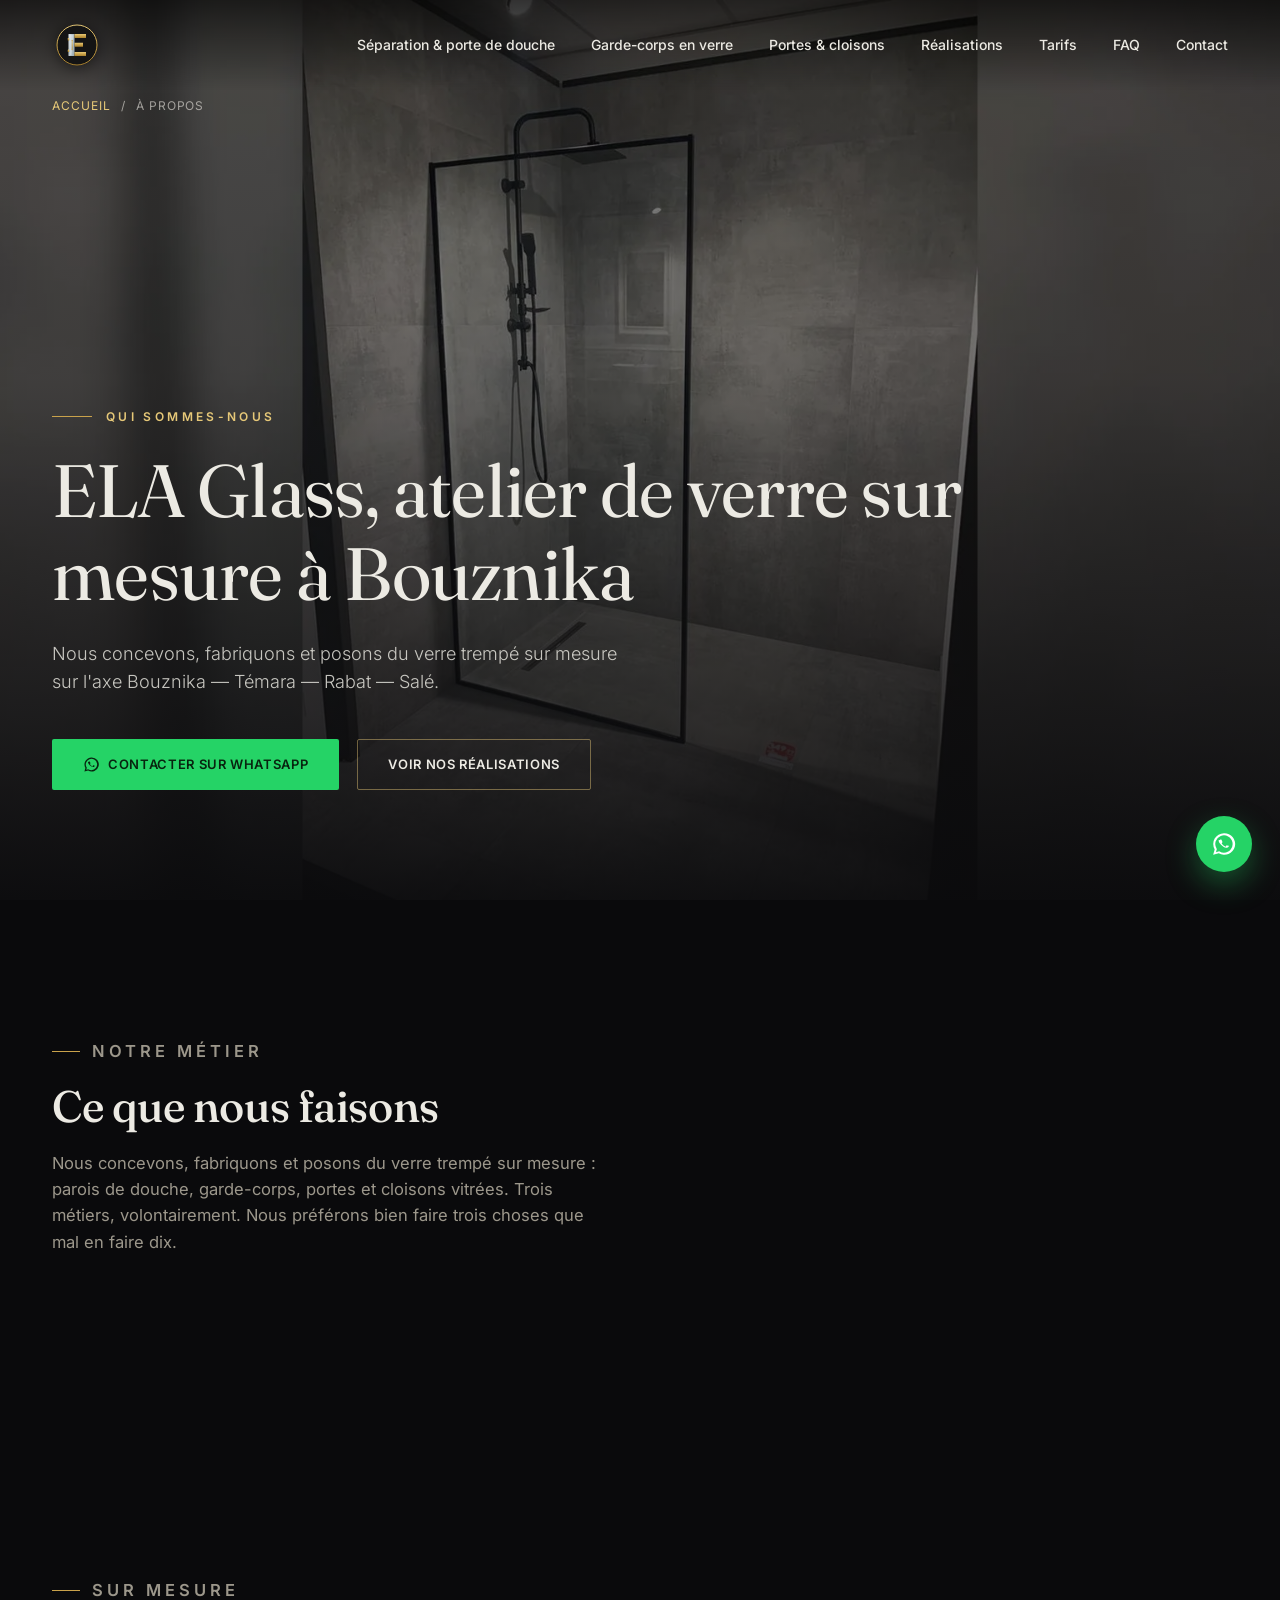
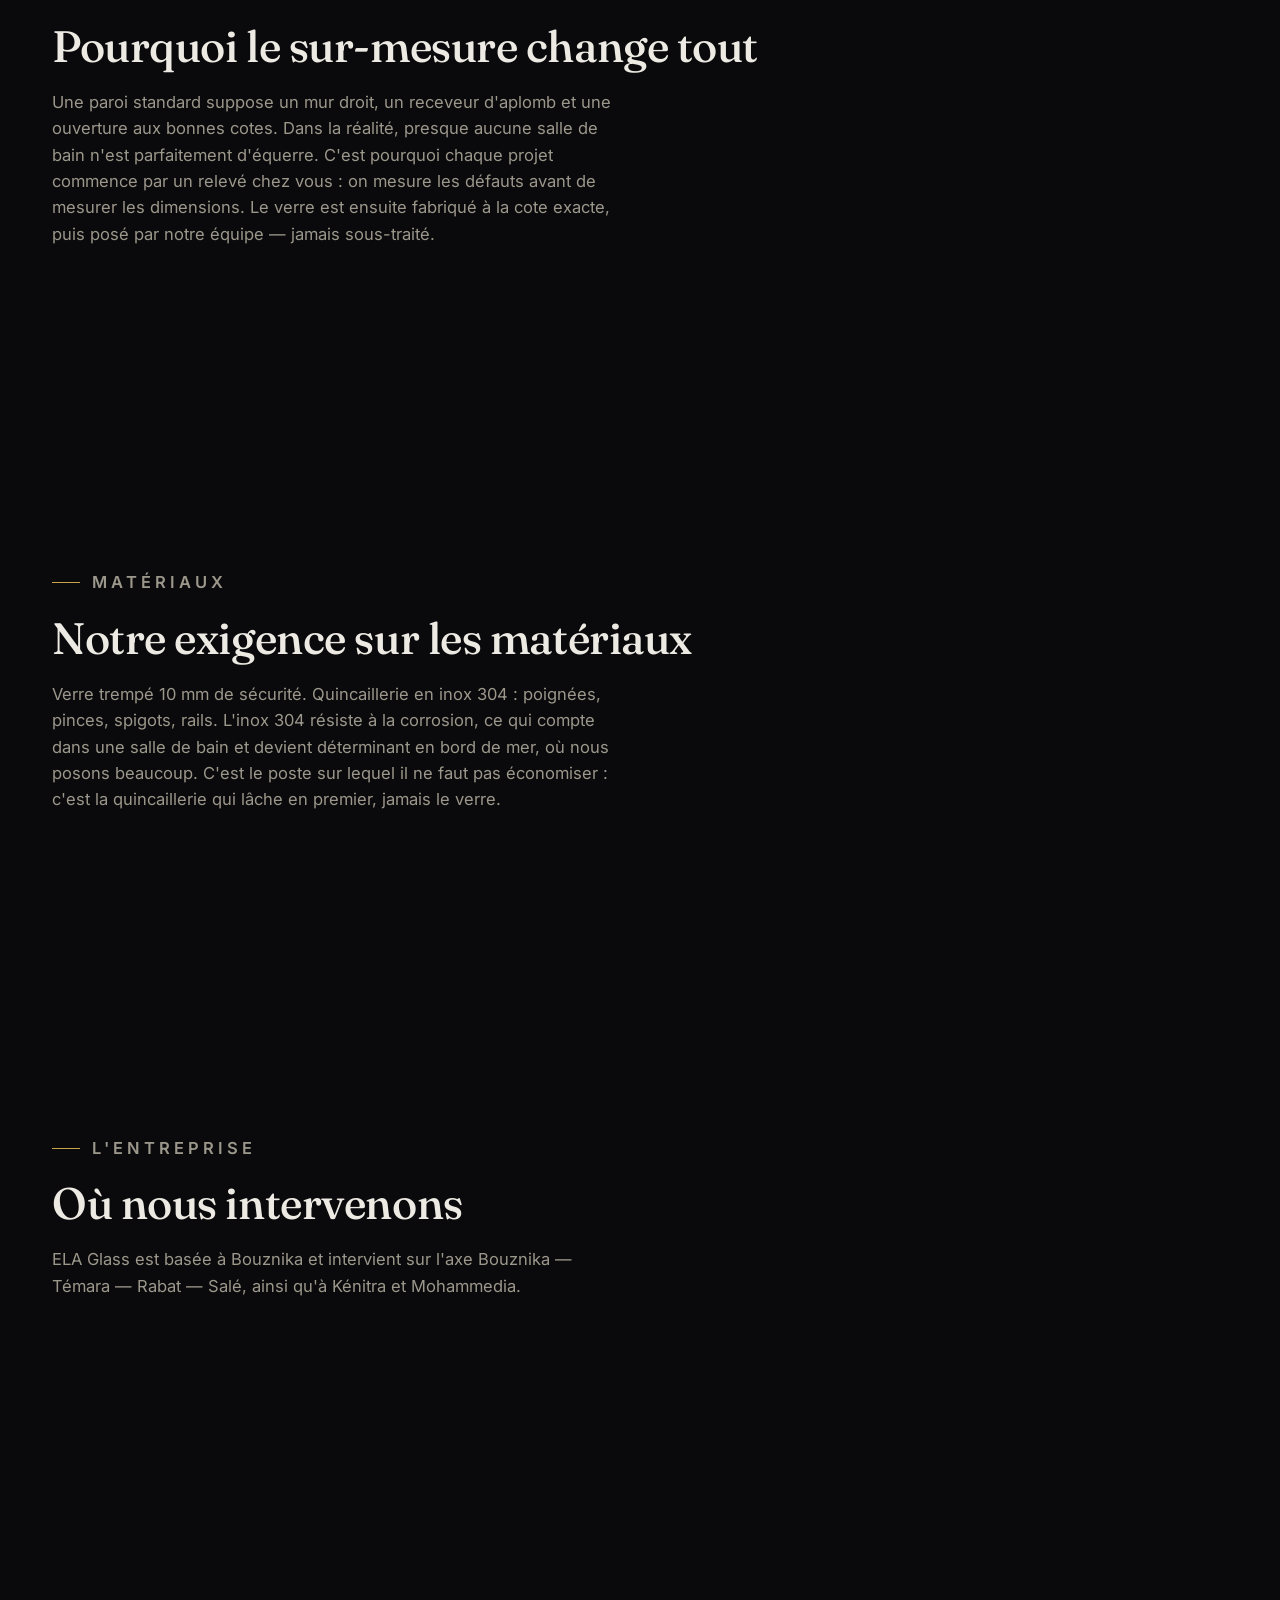
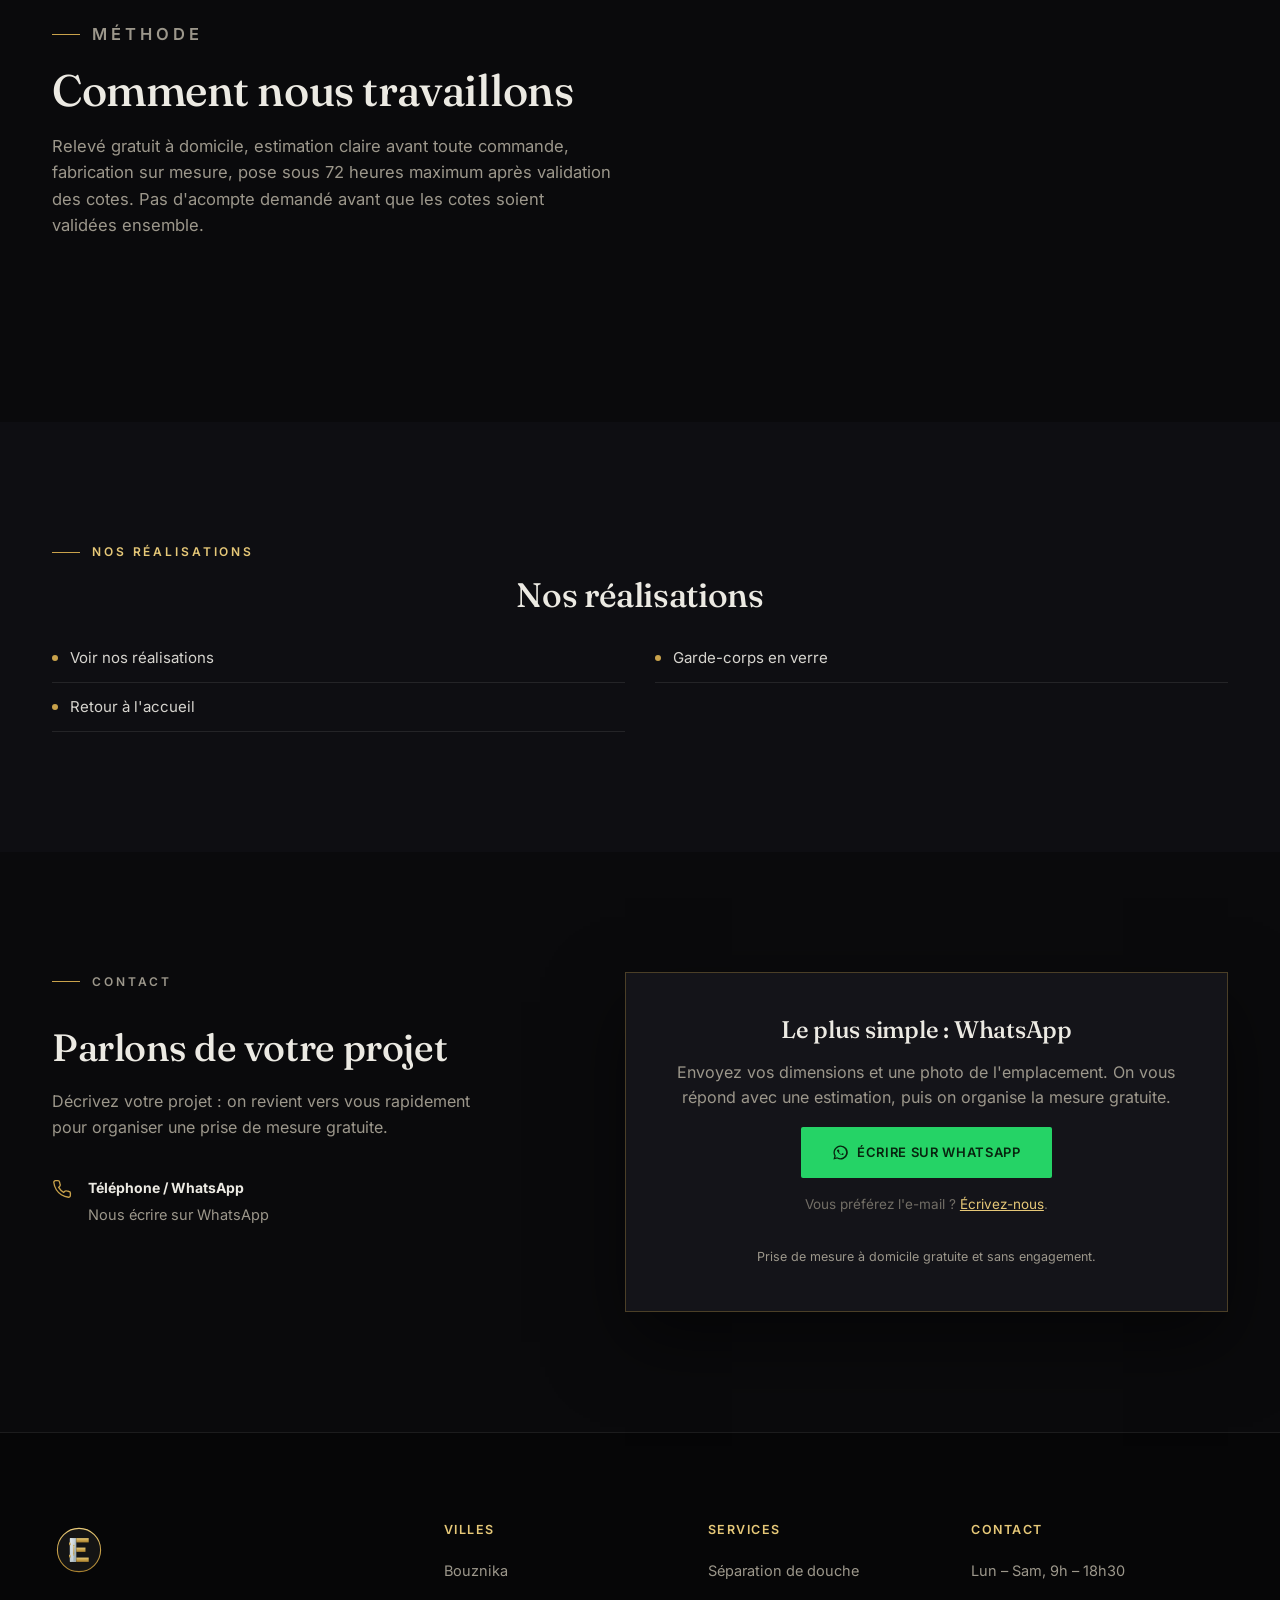
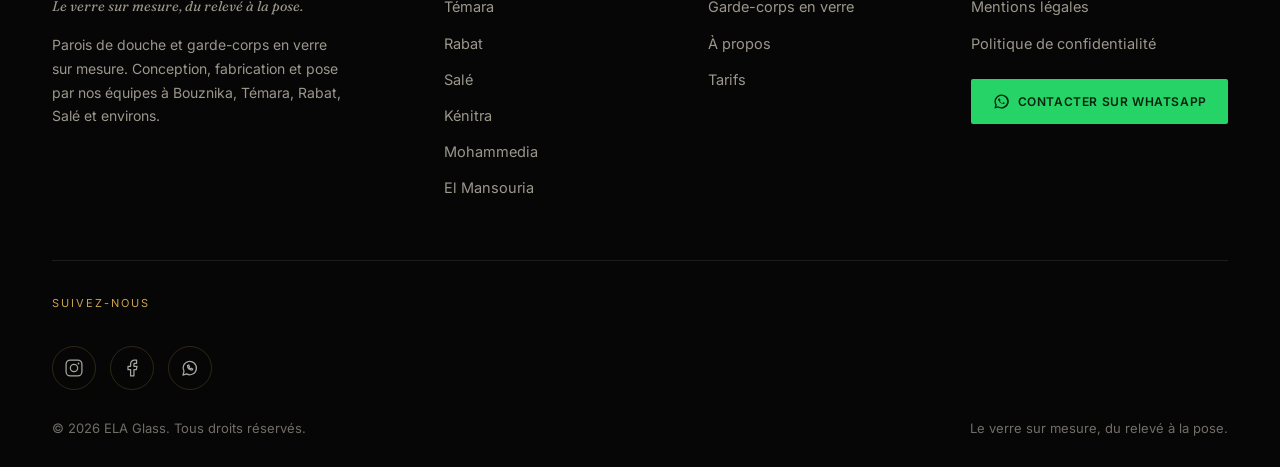
<file: a-propos.html>
<!DOCTYPE html>
<html lang="fr">
<head>
<meta charset="UTF-8">
<link rel="preload" href="/assets/fonts/fraunces-normal.woff2" as="font" type="font/woff2" crossorigin>
<link rel="preload" href="/assets/fonts/inter.woff2" as="font" type="font/woff2" crossorigin>
<link rel="preload" as="image" href="/assets/images/hero-douche.webp" fetchpriority="high">
<meta name="viewport" content="width=device-width, initial-scale=1.0">
<title>Qui sommes-nous — ELA Glass, verre sur mesure à Bouznika</title>
<meta name="description" content="ELA Glass, atelier de verre sur mesure à Bouznika. Séparations et portes de douche, garde-corps et cloisons en verre trempé 10 mm, posés par notre équipe.">
<meta name="theme-color" content="#0A0A0C">
<link rel="canonical" href="https://elaglass.ma/a-propos.html">
<meta property="og:type" content="website">
<meta property="og:title" content="Qui sommes-nous — ELA Glass, verre sur mesure à Bouznika">
<meta property="og:description" content="ELA Glass, atelier de verre sur mesure à Bouznika. Séparations et portes de douche, garde-corps et cloisons en verre trempé 10 mm, posés par notre équipe.">
<meta property="og:url" content="https://elaglass.ma/a-propos.html">
<meta property="og:image" content="https://elaglass.ma/og-image-20260814.png?v=20260814">
<meta name="twitter:card" content="summary_large_image">
<meta name="twitter:image" content="https://elaglass.ma/og-image-20260814.png?v=20260814">
<link rel="stylesheet" href="/styles.css?v=20260813c">
<script type="application/ld+json">
{
  "@context": "https://schema.org",
  "@type": "LocalBusiness",
  "@id": "https://elaglass.ma/#business",
  "name": "ELA Glass",
  "url": "https://elaglass.ma/a-propos.html",
  "image": "https://elaglass.ma/assets/logo/logo-og.webp",
  "description": "ELA Glass, atelier de verre sur mesure basé à Bouznika. Parois de douche, garde-corps et cloisons en verre trempé, posés par notre équipe à Bouznika, Témara, Rabat et Salé.",
  "areaServed": [
    "Bouznika",
    "Témara",
    "Rabat",
    "Salé",
    "Kénitra",
    "Mohammedia",
    "Casablanca"
  ],
  "telephone": "+212720889310",
  "openingHours": "Mo-Sa 09:00-18:30",
  "sameAs": [
    "https://www.instagram.com/ela_glass_maroc/",
    "https://www.facebook.com/share/14gHMujXns3/"
  ]
}
</script>
<script type="application/ld+json">
{
  "@context": "https://schema.org",
  "@type": "BreadcrumbList",
  "itemListElement": [
    {
      "@type": "ListItem",
      "position": 1,
      "name": "Accueil",
      "item": "https://elaglass.ma/"
    },
    {
      "@type": "ListItem",
      "position": 2,
      "name": "À propos",
      "item": "https://elaglass.ma/a-propos.html"
    }
  ]
}
</script>
<link rel="icon" href="/favicon.ico?v=20260814" sizes="any">
<link rel="icon" type="image/svg+xml" href="/favicon.svg?v=20260814">
<link rel="icon" type="image/png" sizes="48x48" href="/favicon-48x48.png?v=20260814">
<link rel="icon" type="image/png" sizes="32x32" href="/favicon-32x32.png?v=20260814">
<link rel="icon" type="image/png" sizes="16x16" href="/favicon-16x16.png?v=20260814">
<link rel="apple-touch-icon" href="/apple-touch-icon.png?v=20260814">
<link rel="manifest" href="/site.webmanifest">
</head>
<body>
<a href="#main" class="skip-link">Aller au contenu principal</a>
<header class="site-header" id="siteHeader"><nav class="nav" aria-label="Navigation principale"><a href="/index.html" class="brand" aria-label="ELA Glass — accueil"><img class="logo-light" src="/logo-elaglass.svg?v=20260814" alt="Elaglass" width="50" height="50" decoding="async"></a><ul class="nav-links" id="navLinks">
  <li class="nav-home"><a href="/">Accueil</a></li>

  <li class="nav-label">Prestations</li>
  <li class="nav-main"><a href="/separation-douche-verre.html">Séparation &amp; porte de douche</a></li>
  <li class="nav-main"><a href="/garde-corps-verre.html">Garde-corps en verre</a></li>
  <li class="nav-main"><a href="/portes-cloisons-verre.html">Portes &amp; cloisons</a></li>

  <li class="nav-label">Découvrir</li>
  <li class="nav-sec"><a href="/#realisations">Réalisations</a></li>
  <li class="nav-sec"><a href="/#tarifs">Tarifs</a></li>
  <li class="nav-sec nav-lite"><a href="/#processus">Processus</a></li>
  <li class="nav-sec"><a href="/#faq">FAQ</a></li>
  <li class="nav-sec nav-lite"><a href="/a-propos.html">À propos</a></li>
  <li class="nav-sec"><a href="/#contact">Contact</a></li>

  <li class="nav-label">Zones d'intervention</li>
  <li class="nav-zones">
    <ul class="nav-cities">
      <li class="nav-city"><a href="/paroi-douche-bouznika.html">Bouznika</a></li>
      <li class="nav-city"><a href="/paroi-douche-temara.html">Témara</a></li>
      <li class="nav-city"><a href="/paroi-douche-rabat.html">Rabat</a></li>
      <li class="nav-city"><a href="/paroi-douche-sale.html">Salé</a></li>
      <li class="nav-city"><a href="/paroi-douche-kenitra.html">Kénitra</a></li>
      <li class="nav-city"><a href="/paroi-douche-mohammedia.html">Mohammedia</a></li>
      <li class="nav-city"><a href="/paroi-douche-el-mansouria.html">El Mansouria</a></li>
    </ul>
  </li>

  <li class="nav-cta">
    <a class="nav-cta-btn" href="https://wa.me/212720889310?text=Bonjour%20ELA%20Glass%2C%20je%20souhaite%20un%20projet%20en%20verre%20sur%20mesure.%20Ma%20ville%20%3A%20" target="_blank" rel="noopener"><svg class="btn-ic" viewBox="0 0 24 24" fill="currentColor" aria-hidden="true"><path d="M12 2a10 10 0 0 0-8.6 15L2 22l5.2-1.4A10 10 0 1 0 12 2zm0 18a8 8 0 0 1-4.1-1.1l-.3-.2-3 .8.8-2.9-.2-.3A8 8 0 1 1 12 20zm4.4-6c-.2-.1-1.4-.7-1.6-.8s-.4-.1-.5.1-.6.8-.7 1-.3.2-.5.1a6.5 6.5 0 0 1-3.2-2.8c-.2-.4.2-.4.6-1.2.1-.1 0-.3 0-.4l-.7-1.7c-.2-.4-.4-.4-.5-.4h-.5a1 1 0 0 0-.7.3A3 3 0 0 0 7 8.5c0 1.3 1 2.6 1.1 2.8a10.5 10.5 0 0 0 4 3.6c1.4.6 2 .6 2.7.6a2.4 2.4 0 0 0 1.6-1.1 2 2 0 0 0 .1-1.1c0-.1-.2-.2-.4-.3z"/></svg>Prise de mesure gratuite</a>
    <span class="nav-cta-note">Réponse rapide · Lun–Sam, 9h–18h30</span>
  </li>
</ul><button class="burger" id="burger" aria-label="Ouvrir le menu" aria-expanded="false" aria-controls="navLinks"><span></span><span></span><span></span></button></nav><div class="nav-overlay" id="navOverlay"></div></header>
<main id="main">
<nav class="crumb" aria-label="Fil d'Ariane"><a href="/">Accueil</a><span aria-hidden="true">/</span><span aria-current="page">À propos</span></nav>
<section class="hero" id="top"><div class="hero-inner"><p class="hero-tag">Qui sommes-nous</p><h1>ELA Glass, atelier de verre sur mesure à Bouznika</h1><p class="hero-lede">Nous concevons, fabriquons et posons du verre trempé sur mesure sur l'axe Bouznika — Témara — Rabat — Salé.</p><div class="hero-actions"><a href="https://wa.me/212720889310?text=Bonjour%20ELA%20Glass%2C%20je%20souhaite%20un%20projet%20en%20verre%20sur%20mesure.%20Ma%20ville%20%3A%20" class="btn btn-whatsapp" target="_blank" rel="noopener"><svg class="btn-ic" viewBox="0 0 24 24" fill="currentColor" aria-hidden="true"><path d="M12 2a10 10 0 0 0-8.6 15L2 22l5.2-1.4A10 10 0 1 0 12 2zm0 18a8 8 0 0 1-4.1-1.1l-.3-.2-3 .8.8-2.9-.2-.3A8 8 0 1 1 12 20zm4.4-6c-.2-.1-1.4-.7-1.6-.8s-.4-.1-.5.1-.6.8-.7 1-.3.2-.5.1a6.5 6.5 0 0 1-3.2-2.8c-.2-.4.2-.4.6-1.2.1-.1 0-.3 0-.4l-.7-1.7c-.2-.4-.4-.4-.5-.4h-.5a1 1 0 0 0-.7.3A3 3 0 0 0 7 8.5c0 1.3 1 2.6 1.1 2.8a10.5 10.5 0 0 0 4 3.6c1.4.6 2 .6 2.7.6a2.4 2.4 0 0 0 1.6-1.1 2 2 0 0 0 .1-1.1c0-.1-.2-.2-.4-.3z"/></svg>Contacter sur WhatsApp</a><a href="#realisations" class="btn btn-ghost">Voir nos réalisations</a></div></div></section>
<section class="section" id="metier"><div class="wrap"><div class="section-head reveal" style="max-width:760px;"><p class="eyebrow">Notre métier</p><h2>Ce que nous faisons</h2><p>Nous concevons, fabriquons et posons du verre trempé sur mesure : parois de douche, garde-corps, portes et cloisons vitrées. Trois métiers, volontairement. Nous préférons bien faire trois choses que mal en faire dix.</p></div></div></section>
<section class="section" id="sur-mesure"><div class="wrap"><div class="section-head reveal" style="max-width:760px;"><p class="eyebrow">Sur mesure</p><h2>Pourquoi le sur-mesure change tout</h2><p>Une paroi standard suppose un mur droit, un receveur d'aplomb et une ouverture aux bonnes cotes. Dans la réalité, presque aucune salle de bain n'est parfaitement d'équerre. C'est pourquoi chaque projet commence par un relevé chez vous : on mesure les défauts avant de mesurer les dimensions. Le verre est ensuite fabriqué à la cote exacte, puis posé par notre équipe — jamais sous-traité.</p></div></div></section>
<section class="section" id="materiaux"><div class="wrap"><div class="section-head reveal" style="max-width:760px;"><p class="eyebrow">Matériaux</p><h2>Notre exigence sur les matériaux</h2><p>Verre trempé 10 mm de sécurité. Quincaillerie en inox 304 : poignées, pinces, spigots, rails. L'inox 304 résiste à la corrosion, ce qui compte dans une salle de bain et devient déterminant en bord de mer, où nous posons beaucoup. C'est le poste sur lequel il ne faut pas économiser : c'est la quincaillerie qui lâche en premier, jamais le verre.</p></div></div></section>
<section class="section" id="entreprise"><div class="wrap"><div class="section-head reveal" style="max-width:760px;"><p class="eyebrow">L'entreprise</p><h2>Où nous intervenons</h2><p>ELA Glass est basée à Bouznika et intervient sur l'axe Bouznika — Témara — Rabat — Salé, ainsi qu'à Kénitra et Mohammedia.</p></div></div></section>
<section class="section" id="methode"><div class="wrap"><div class="section-head reveal" style="max-width:760px;"><p class="eyebrow">Méthode</p><h2>Comment nous travaillons</h2><p>Relevé gratuit à domicile, estimation claire avant toute commande, fabrication sur mesure, pose sous 72 heures maximum après validation des cotes. Pas d'acompte demandé avant que les cotes soient validées ensemble.</p></div></div></section>
<section class="section zone-section" id="realisations"><div class="wrap"><div class="reveal" style="text-align:center;"><p class="eyebrow">Nos réalisations</p><h2 style="margin-top:14px;font-size:clamp(24px,3vw,34px);">Nos réalisations</h2><div class="zone-list" style="justify-content:center;margin-top:20px;"><div><a href="#realisations">Voir nos réalisations</a></div><div><a href="/garde-corps-verre.html">Garde-corps en verre</a></div><div><a href="/index.html">Retour à l'accueil</a></div></div></div></div></section>
<section class="section" id="contact"><div class="wrap"><div class="contact-grid"><div class="contact-info reveal"><p class="eyebrow">Contact</p><h2>Parlons de votre projet</h2><p>Décrivez votre projet : on revient vers vous rapidement pour organiser une prise de mesure gratuite.</p><div class="contact-detail"><svg class="ic" width="20" height="20" viewBox="0 0 24 24" fill="none" stroke="currentColor" stroke-width="1.6" aria-hidden="true"><path d="M22 16.9v3a2 2 0 0 1-2.2 2 19.8 19.8 0 0 1-8.6-3 19.5 19.5 0 0 1-6-6 19.8 19.8 0 0 1-3-8.7A2 2 0 0 1 4.1 2h3a2 2 0 0 1 2 1.7c.1 1 .4 2 .7 3a2 2 0 0 1-.5 2.1L8 10.1a16 16 0 0 0 6 6l1.3-1.3a2 2 0 0 1 2.1-.5c1 .3 2 .5 3 .7a2 2 0 0 1 1.7 2z"/></svg><div><strong>Téléphone / WhatsApp</strong><span><a href="https://wa.me/212720889310?text=Bonjour%20ELA%20Glass%2C%20je%20souhaite%20un%20projet%20en%20verre%20sur%20mesure.%20Ma%20ville%20%3A%20" target="_blank" rel="noopener">Nous écrire sur WhatsApp</a></span></div></div></div><div class="form-card reveal" style="display:flex;flex-direction:column;justify-content:center;gap:16px;text-align:center;"><h3 style="font-family:'Fraunces',serif;font-weight:500;font-size:24px;margin:0;">Le plus simple : WhatsApp</h3><p style="margin:0;">Envoyez vos dimensions et une photo de l'emplacement. On vous répond avec une estimation, puis on organise la mesure gratuite.</p><a href="https://wa.me/212720889310?text=Bonjour%20ELA%20Glass%2C%20je%20souhaite%20un%20projet%20en%20verre%20sur%20mesure.%20Ma%20ville%20%3A%20" class="btn btn-whatsapp" target="_blank" rel="noopener" style="align-self:center;"><svg class="btn-ic" viewBox="0 0 24 24" fill="currentColor" aria-hidden="true"><path d="M12 2a10 10 0 0 0-8.6 15L2 22l5.2-1.4A10 10 0 1 0 12 2zm0 18a8 8 0 0 1-4.1-1.1l-.3-.2-3 .8.8-2.9-.2-.3A8 8 0 1 1 12 20zm4.4-6c-.2-.1-1.4-.7-1.6-.8s-.4-.1-.5.1-.6.8-.7 1-.3.2-.5.1a6.5 6.5 0 0 1-3.2-2.8c-.2-.4.2-.4.6-1.2.1-.1 0-.3 0-.4l-.7-1.7c-.2-.4-.4-.4-.5-.4h-.5a1 1 0 0 0-.7.3A3 3 0 0 0 7 8.5c0 1.3 1 2.6 1.1 2.8a10.5 10.5 0 0 0 4 3.6c1.4.6 2 .6 2.7.6a2.4 2.4 0 0 0 1.6-1.1 2 2 0 0 0 .1-1.1c0-.1-.2-.2-.4-.3z"/></svg>Écrire sur WhatsApp</a><p style="margin:0;font-size:13.5px;color:var(--muted-2);">Vous préférez l'e-mail ? <a href="mailto:elaglass10@gmail.com?subject=Projet%20verre%20sur%20mesure&body=Bonjour%2C%0A%0AMa%20ville%20%3A%20%0AMon%20projet%20%3A%20%0ADimensions%20approximatives%20%3A%20%0A" style="color:var(--gold-light);text-decoration:underline;">Écrivez-nous</a>.</p>
        <p class="form-note">Prise de mesure à domicile gratuite et sans engagement.</p></div></div></div></section>
</main>
<footer class="site-footer"><div class="wrap"><div class="footer-grid"><div><div class="footer-brand"><img src="/logo-elaglass.svg?v=20260814" alt="Elaglass" width="54" height="54" loading="lazy" decoding="async"></div><p class="footer-slogan">Le verre sur mesure, du relevé à la pose.</p><p>Parois de douche et garde-corps en verre sur mesure. Conception, fabrication et pose par nos équipes à Bouznika, Témara, Rabat, Salé et environs.</p></div><div class="footer-col"><h5>Villes</h5><ul><li><a href="/paroi-douche-bouznika.html">Bouznika</a></li><li><a href="/paroi-douche-temara.html">Témara</a></li><li><a href="/paroi-douche-rabat.html">Rabat</a></li><li><a href="/paroi-douche-sale.html">Salé</a></li><li><a href="/paroi-douche-kenitra.html">Kénitra</a></li><li><a href="/paroi-douche-mohammedia.html">Mohammedia</a></li><li><a href="/paroi-douche-el-mansouria.html">El Mansouria</a></li></ul></div><div class="footer-col"><h5>Services</h5><ul><li><a href="/separation-douche-verre.html">Séparation de douche</a></li><li><a href="/garde-corps-verre.html">Garde-corps en verre</a></li><li><a href="/a-propos.html">À propos</a></li><li><a href="/index.html#tarifs">Tarifs</a></li></ul></div><div class="footer-col"><h5>Contact</h5><ul><li><span class="footer-link">Lun – Sam, 9h – 18h30</span></li><li><a href="/mentions-legales.html">Mentions légales</a></li><li><a href="/politique-confidentialite.html">Politique de confidentialité</a></li></ul><a href="https://wa.me/212720889310?text=Bonjour%20ELA%20Glass%2C%20je%20souhaite%20un%20projet%20en%20verre%20sur%20mesure.%20Ma%20ville%20%3A%20" class="btn btn-whatsapp footer-wa" target="_blank" rel="noopener"><svg class="btn-ic" viewBox="0 0 24 24" fill="currentColor" aria-hidden="true"><path d="M12 2a10 10 0 0 0-8.6 15L2 22l5.2-1.4A10 10 0 1 0 12 2zm0 18a8 8 0 0 1-4.1-1.1l-.3-.2-3 .8.8-2.9-.2-.3A8 8 0 1 1 12 20zm4.4-6c-.2-.1-1.4-.7-1.6-.8s-.4-.1-.5.1-.6.8-.7 1-.3.2-.5.1a6.5 6.5 0 0 1-3.2-2.8c-.2-.4.2-.4.6-1.2.1-.1 0-.3 0-.4l-.7-1.7c-.2-.4-.4-.4-.5-.4h-.5a1 1 0 0 0-.7.3A3 3 0 0 0 7 8.5c0 1.3 1 2.6 1.1 2.8a10.5 10.5 0 0 0 4 3.6c1.4.6 2 .6 2.7.6a2.4 2.4 0 0 0 1.6-1.1 2 2 0 0 0 .1-1.1c0-.1-.2-.2-.4-.3z"/></svg>Contacter sur WhatsApp</a></div></div><div class="social">
  <span class="social-label">Suivez-nous</span>
  <div class="social-row">
    <a href="https://www.instagram.com/ela_glass_maroc/" target="_blank" rel="noopener noreferrer" aria-label="Ela Glass sur Instagram">
      <svg viewBox="0 0 24 24" width="20" height="20" fill="none" stroke="currentColor" stroke-width="1.5" stroke-linecap="round" aria-hidden="true"><rect x="2.5" y="2.5" width="19" height="19" rx="5"/><circle cx="12" cy="12" r="4.4"/><circle cx="17.4" cy="6.6" r="1.1" fill="currentColor" stroke="none"/></svg>
    </a>
    <a href="https://www.facebook.com/share/14gHMujXns3/" target="_blank" rel="noopener noreferrer" aria-label="Ela Glass sur Facebook">
      <svg viewBox="0 0 24 24" width="20" height="20" fill="none" stroke="currentColor" stroke-width="1.5" stroke-linecap="round" stroke-linejoin="round" aria-hidden="true"><path d="M17.5 2.5h-2.6a4.6 4.6 0 0 0-4.6 4.6v2.9H7.2v4h3.1v7.5h4v-7.5h2.9l.8-4h-3.7V7.4a1 1 0 0 1 1-1h2.2z"/></svg>
    </a>
    <a href="https://wa.me/212720889310?text=Bonjour%20ELA%20Glass%2C%20je%20souhaite%20un%20projet%20en%20verre%20sur%20mesure.%20Ma%20ville%20%3A%20" target="_blank" rel="noopener noreferrer" aria-label="Ela Glass sur WhatsApp">
      <svg viewBox="0 0 24 24" width="20" height="20" fill="none" stroke="currentColor" stroke-width="1.5" stroke-linecap="round" stroke-linejoin="round" aria-hidden="true"><path d="M3.5 20.5l1.3-4.4a8 8 0 1 1 3.1 3z"/><path d="M9 9.2c0 3 2.4 5.4 5.4 5.4l.9-1.4-1.9-.9-.8.8a4.6 4.6 0 0 1-2-2l.8-.8-.9-1.9z"/></svg>
    </a>
  </div>
</div>
<div class="footer-bottom"><span>© <span id="year">2026</span> ELA Glass. Tous droits réservés.</span><span>Le verre sur mesure, du relevé à la pose.</span></div></div></footer>
<a href="https://wa.me/212720889310?text=Bonjour%20ELA%20Glass%2C%20je%20souhaite%20un%20projet%20en%20verre%20sur%20mesure.%20Ma%20ville%20%3A%20" class="wa-float" target="_blank" rel="noopener" aria-label="Nous écrire sur WhatsApp"><svg width="26" height="26" viewBox="0 0 24 24" fill="#fff" aria-hidden="true"><path d="M12 2a10 10 0 0 0-8.6 15L2 22l5.2-1.4A10 10 0 1 0 12 2zm0 18a8 8 0 0 1-4.1-1.1l-.3-.2-3 .8.8-2.9-.2-.3A8 8 0 1 1 12 20zm4.4-6c-.2-.1-1.4-.7-1.6-.8s-.4-.1-.5.1-.6.8-.7 1-.3.2-.5.1a6.5 6.5 0 0 1-3.2-2.8c-.2-.4.2-.4.6-1.2.1-.1 0-.3 0-.4l-.7-1.7c-.2-.4-.4-.4-.5-.4h-.5a1 1 0 0 0-.7.3A3 3 0 0 0 7 8.5c0 1.3 1 2.6 1.1 2.8a10.5 10.5 0 0 0 4 3.6c1.4.6 2 .6 2.7.6a2.4 2.4 0 0 0 1.6-1.1 2 2 0 0 0 .1-1.1c0-.1-.2-.2-.4-.3z"/></svg></a>
<button class="to-top" id="toTop" aria-label="Retour en haut"><svg width="18" height="18" viewBox="0 0 24 24" fill="none" stroke="currentColor" stroke-width="1.8" aria-hidden="true"><path d="M12 19V5"/><path d="M5 12l7-7 7 7"/></svg></button>
<script src="script.js" defer></script>
<!-- Google Analytics 4 (chargement differe pour ne pas degrader les performances) -->
<script>
  window.dataLayer = window.dataLayer || [];
  function gtag(){dataLayer.push(arguments);}
  gtag('js', new Date());
  gtag('config', 'G-5GYW4J0R35');
  (function(){
    var loaded = false;
    function loadGA4(){
      if (loaded) return;
      loaded = true;
      var s = document.createElement('script');
      s.async = true;
      s.src = 'https://www.googletagmanager.com/gtag/js?id=G-5GYW4J0R35';
      document.head.appendChild(s);
    }
    var evts = ['scroll','mousemove','touchstart','keydown','click'];
    evts.forEach(function(e){ window.addEventListener(e, loadGA4, { once: true, passive: true }); });
    if (document.readyState === 'complete') { setTimeout(loadGA4, 3000); }
    else { window.addEventListener('load', function(){ setTimeout(loadGA4, 3000); }); }
  })();
</script>
</body>
</html>
</file>
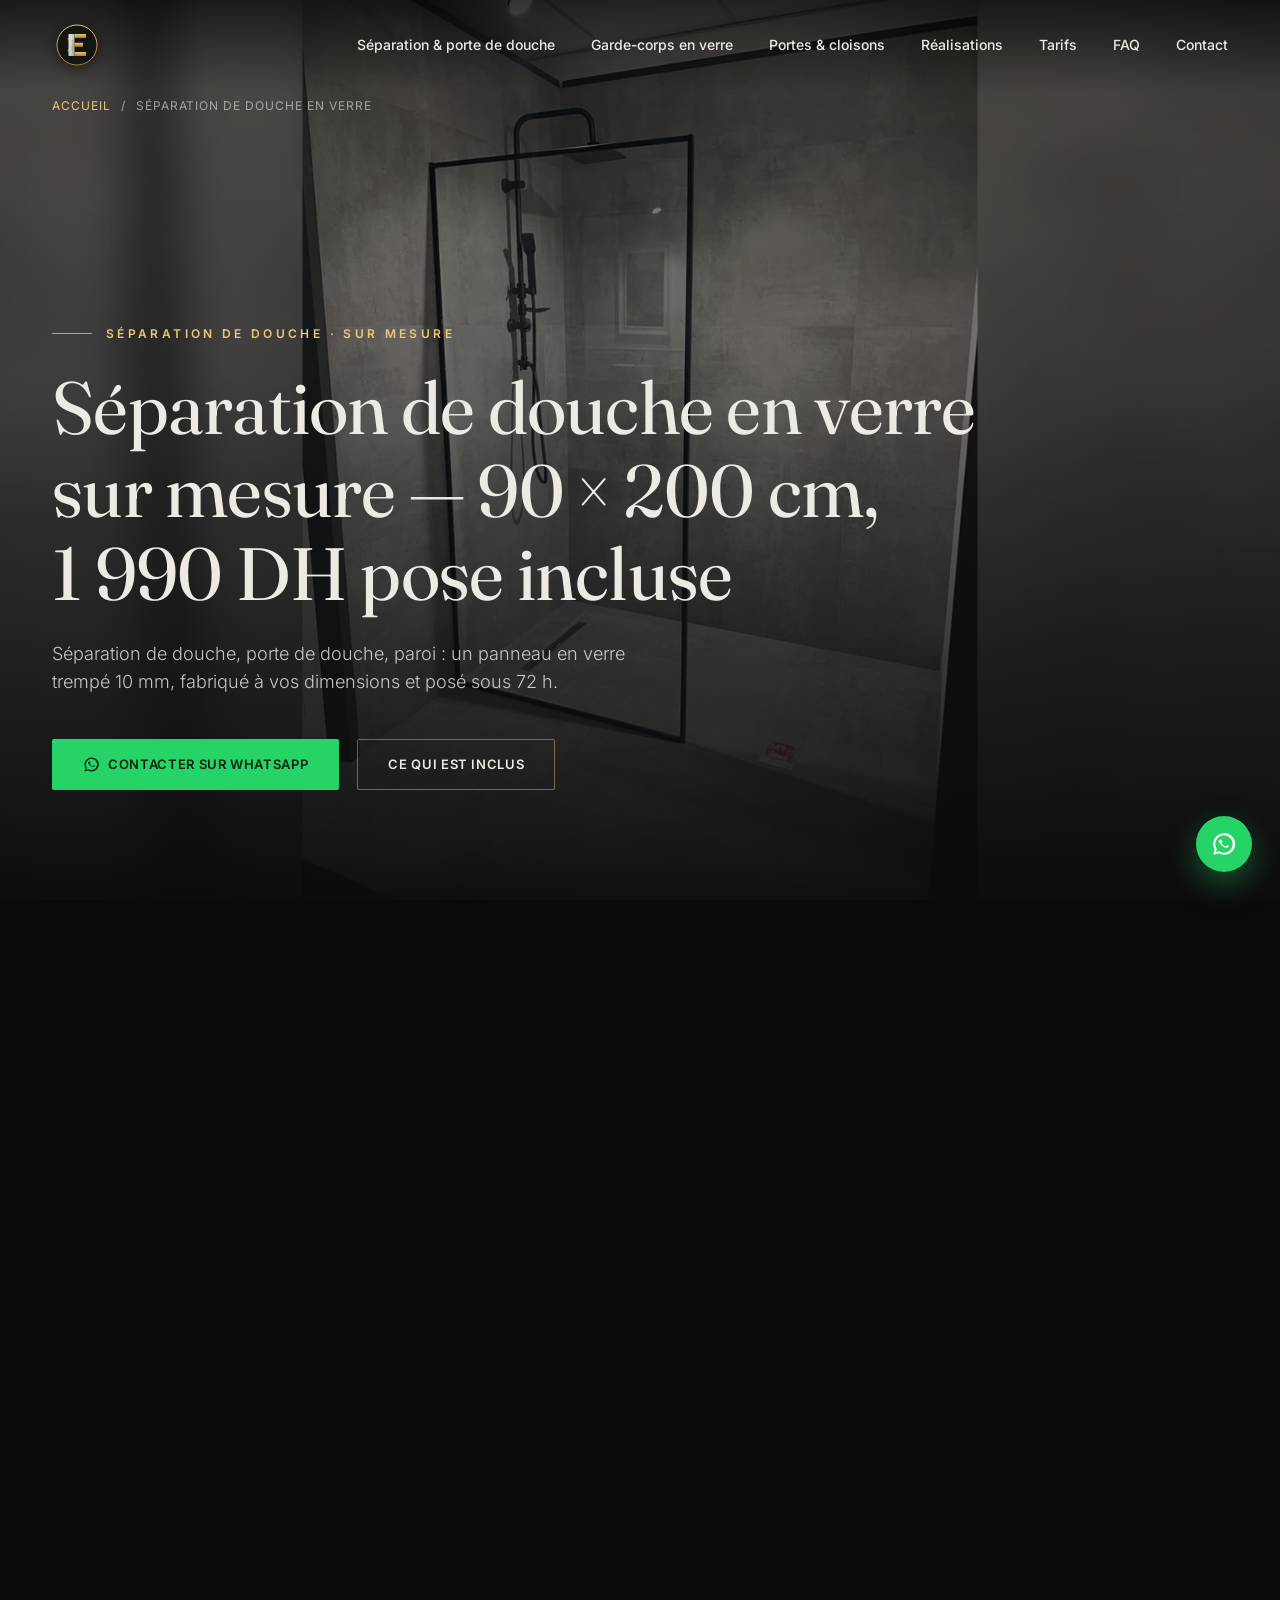
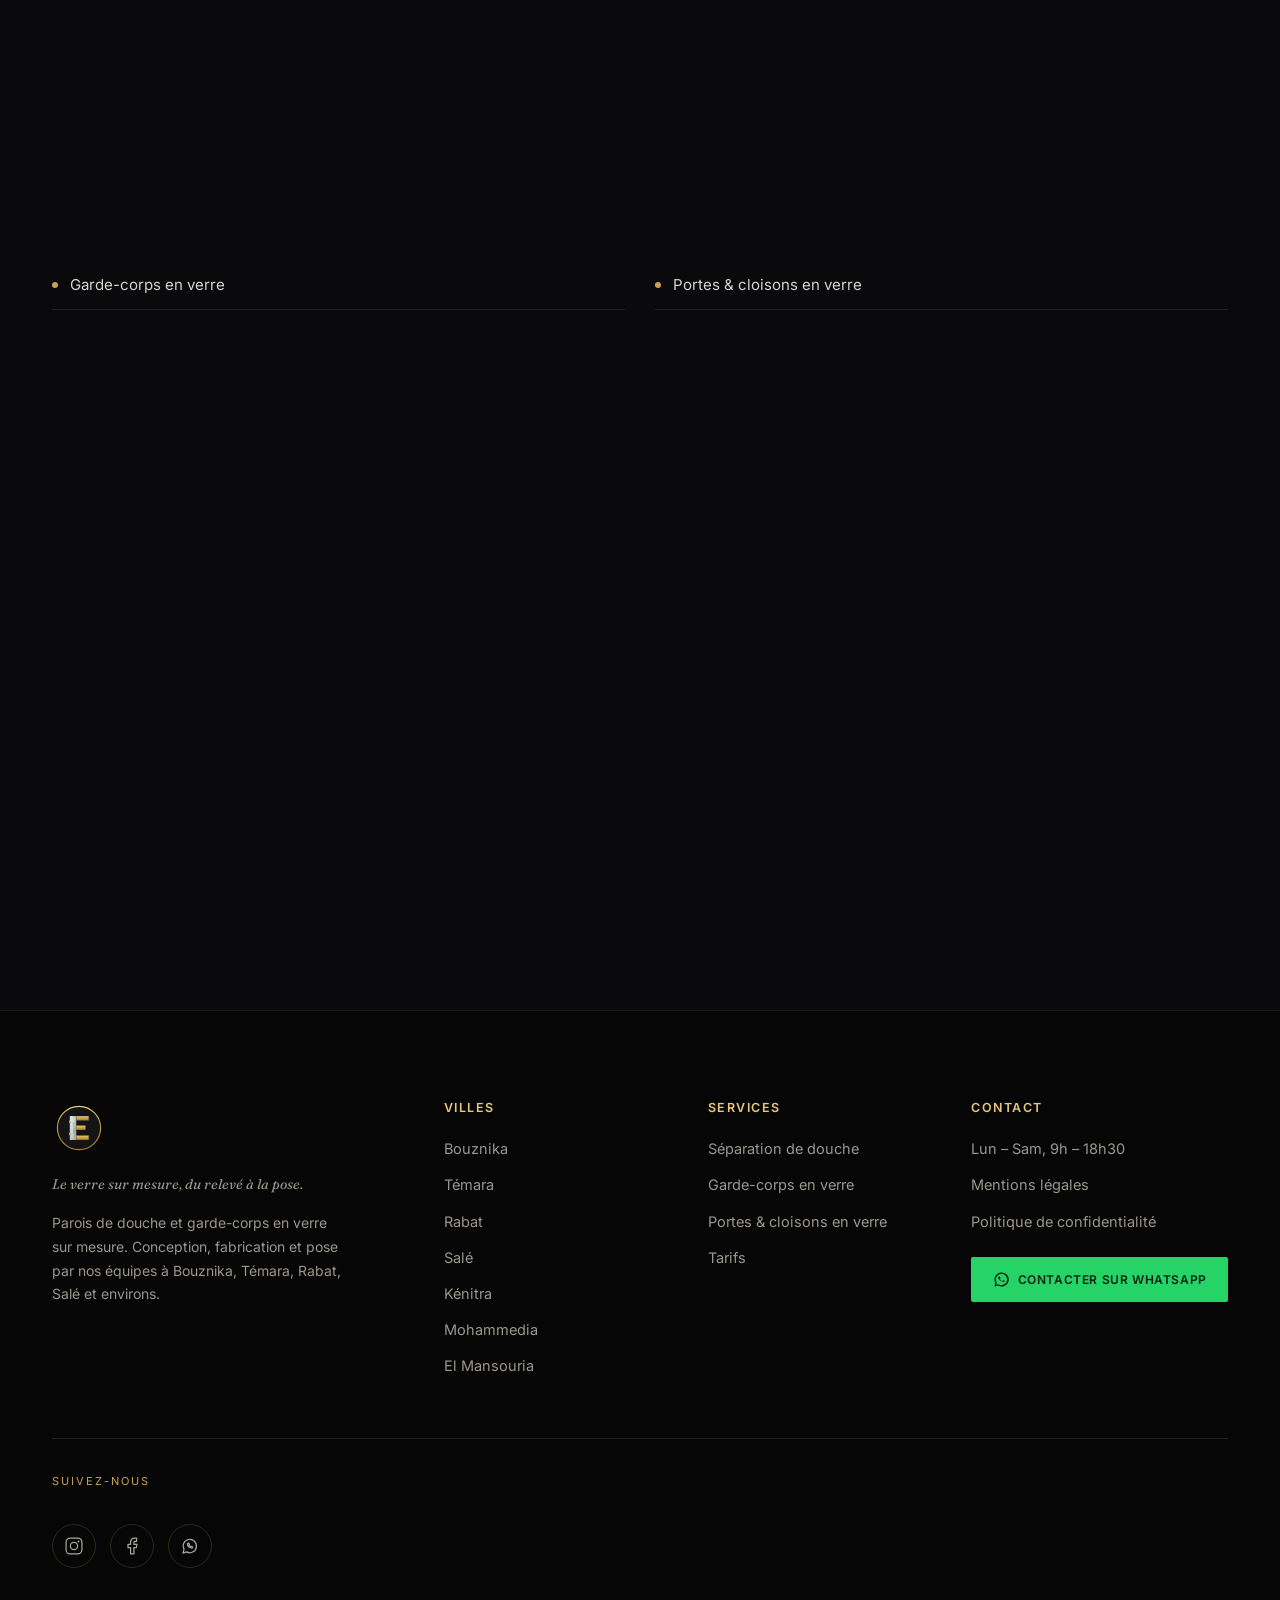
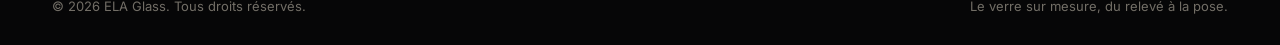
<file: cabine-douche-verre.html>
<!DOCTYPE html>
<html lang="fr">
<head>
<meta charset="UTF-8">
<meta name="viewport" content="width=device-width, initial-scale=1.0">
<title>Séparation de douche en verre sur mesure | ELA Glass</title>
<link rel="canonical" href="https://elaglass.ma/separation-douche-verre.html">
<meta http-equiv="refresh" content="0;url=/separation-douche-verre.html">
<meta name="theme-color" content="#0A0A0C">
<meta property="og:type" content="website">
<meta property="og:title" content="Séparation de douche en verre sur mesure | ELA Glass">
<meta property="og:description" content="Séparation de douche en verre sur mesure">
<meta property="og:url" content="https://elaglass.ma/cabine-douche-verre.html">
<meta property="og:image" content="https://elaglass.ma/og-image-20260814.png?v=20260814">
<meta name="twitter:card" content="summary_large_image">
<meta name="twitter:image" content="https://elaglass.ma/og-image-20260814.png?v=20260814">
<link rel="icon" href="/favicon.ico?v=20260814" sizes="any">
<link rel="icon" type="image/svg+xml" href="/favicon.svg?v=20260814">
<link rel="icon" type="image/png" sizes="48x48" href="/favicon-48x48.png?v=20260814">
<link rel="icon" type="image/png" sizes="32x32" href="/favicon-32x32.png?v=20260814">
<link rel="icon" type="image/png" sizes="16x16" href="/favicon-16x16.png?v=20260814">
<link rel="apple-touch-icon" href="/apple-touch-icon.png?v=20260814">
<link rel="manifest" href="/site.webmanifest">
</head>
<body>
<p>Cette page a été déplacée vers <a href="/separation-douche-verre.html">Séparation de douche en verre sur mesure</a>.</p>
</body>
</html>
</file>
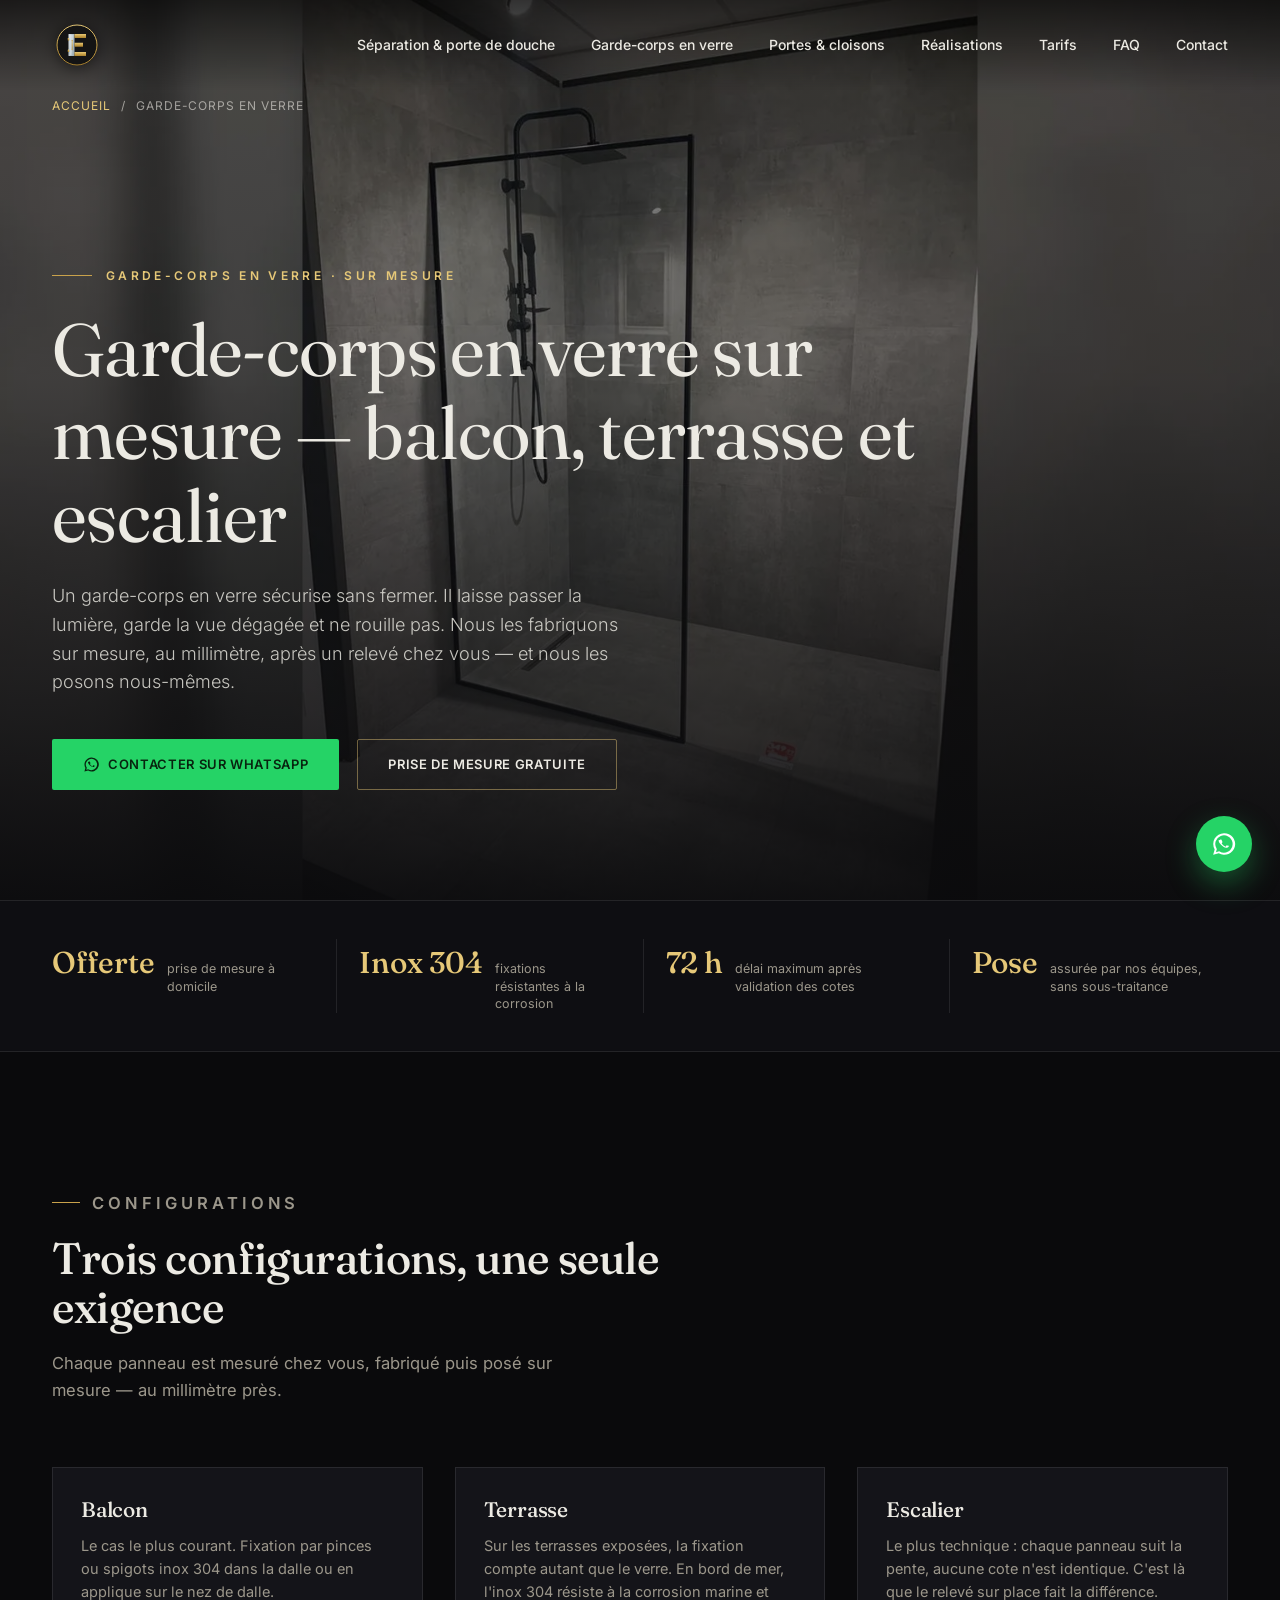
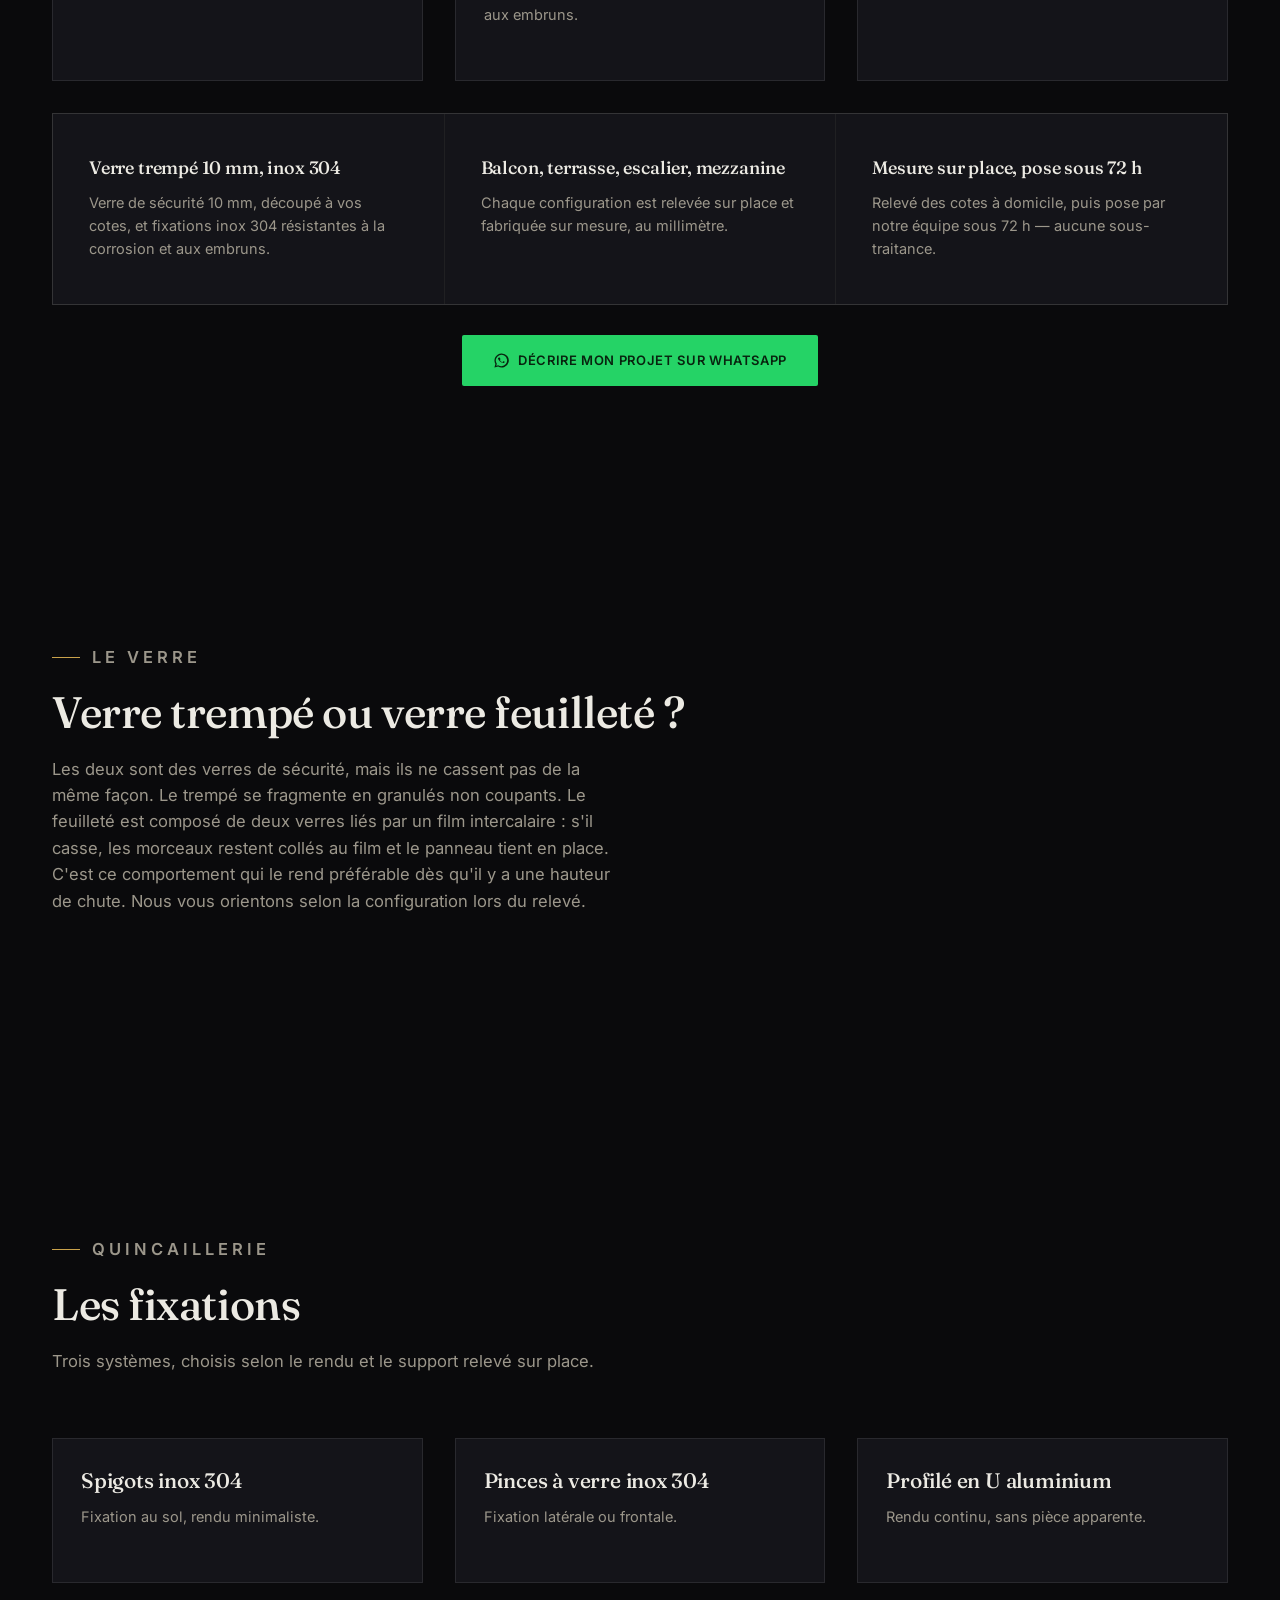
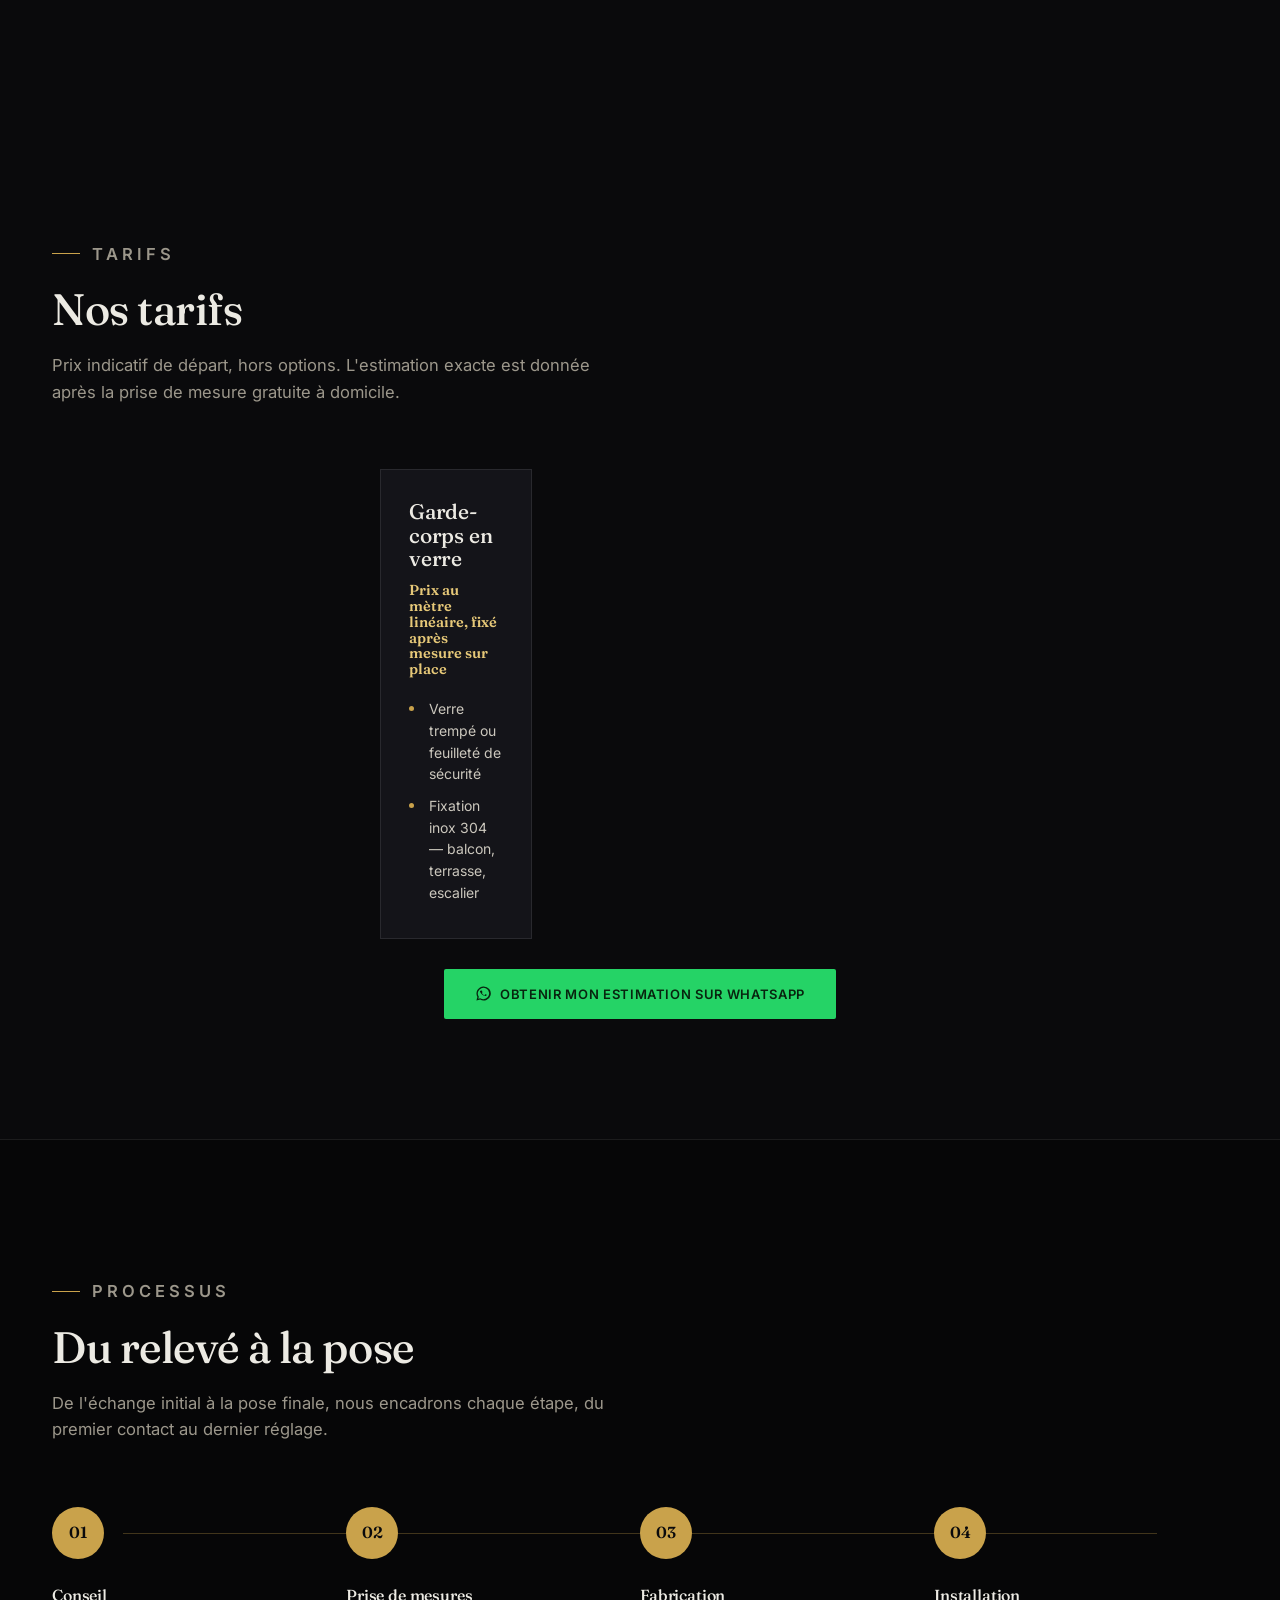
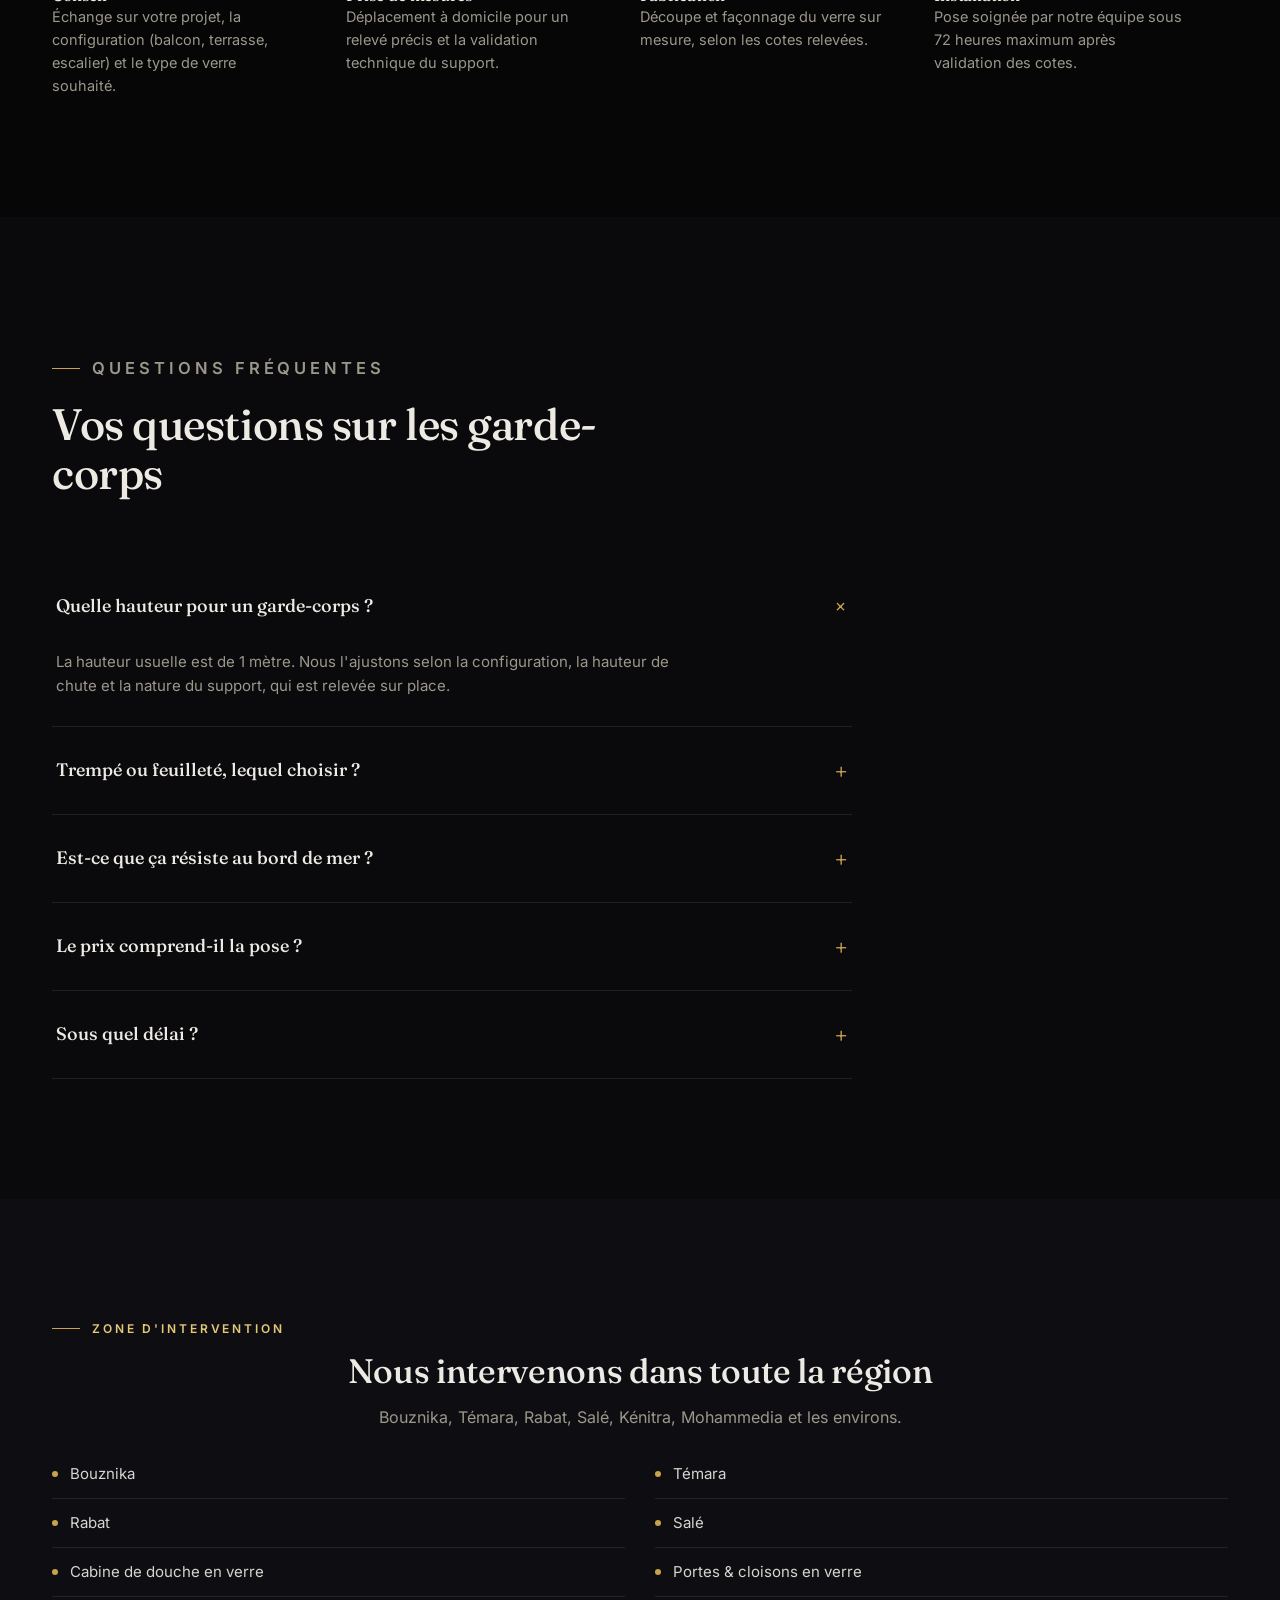
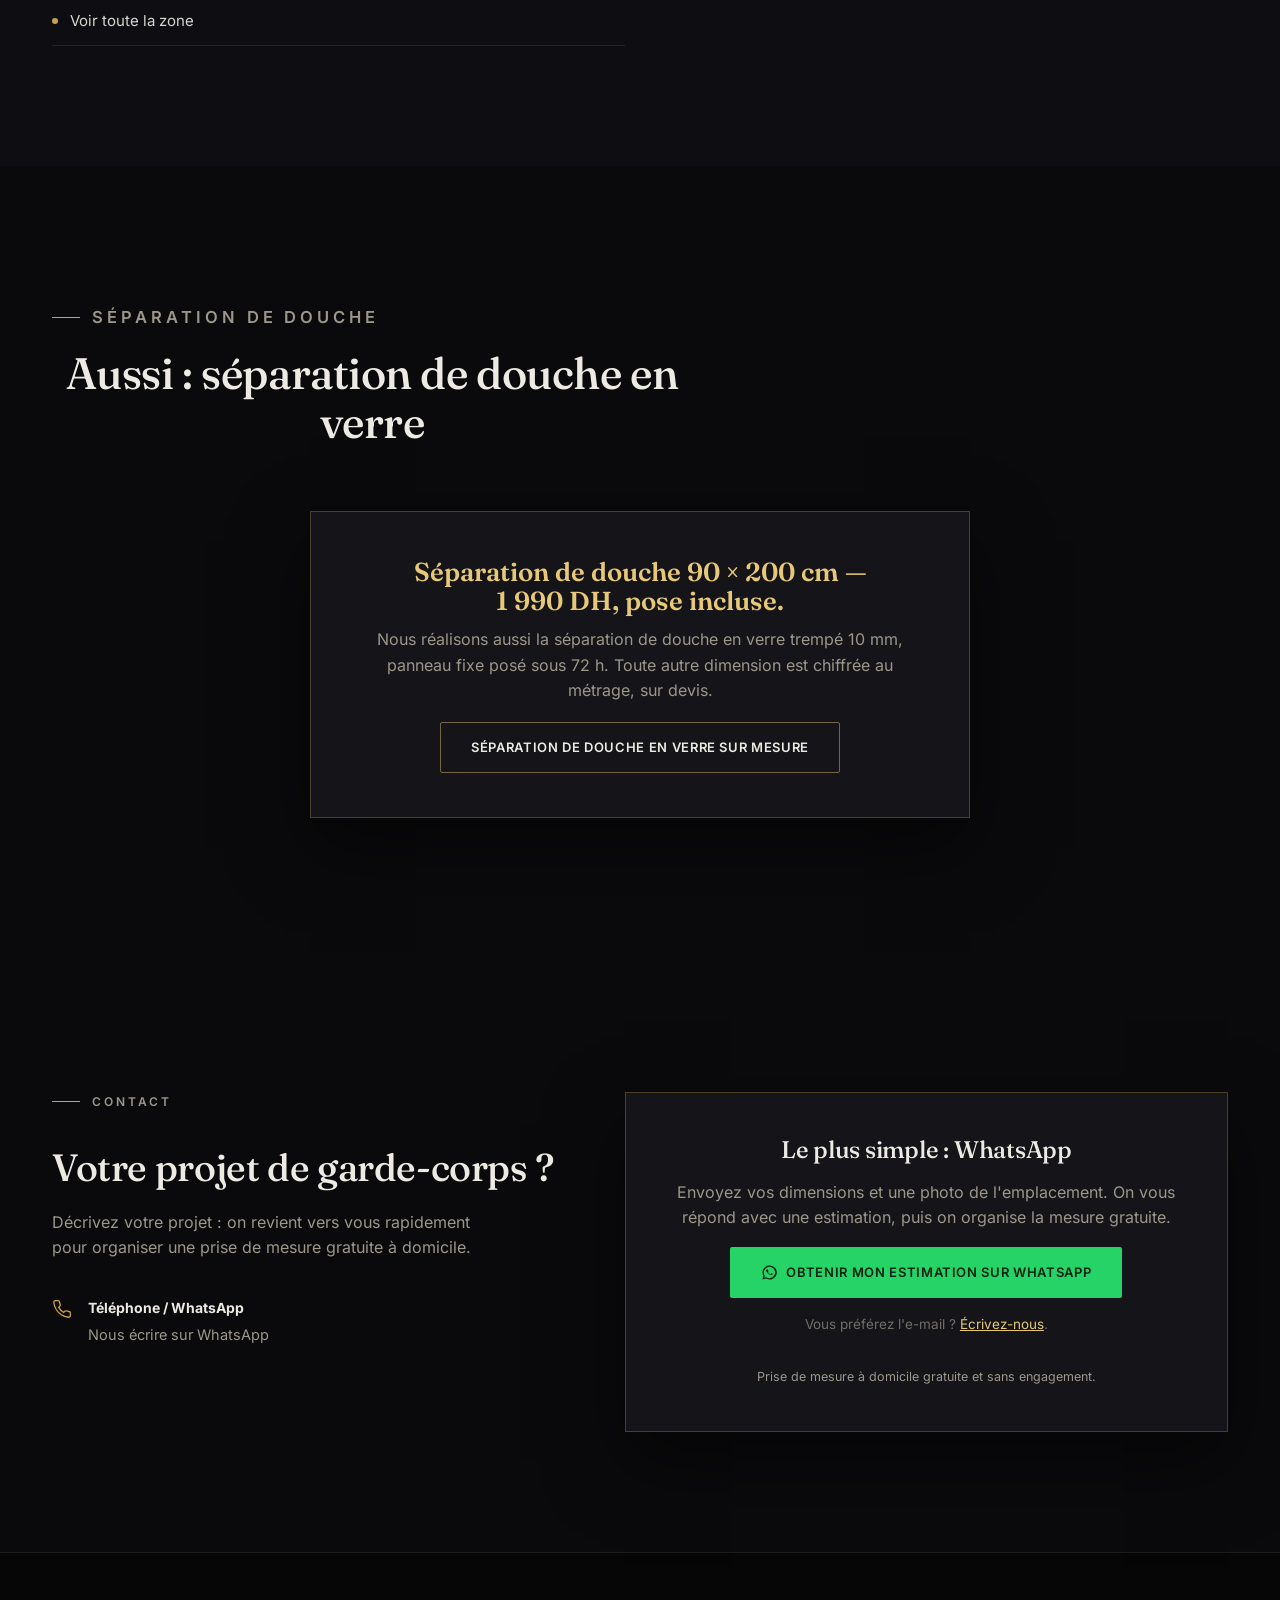
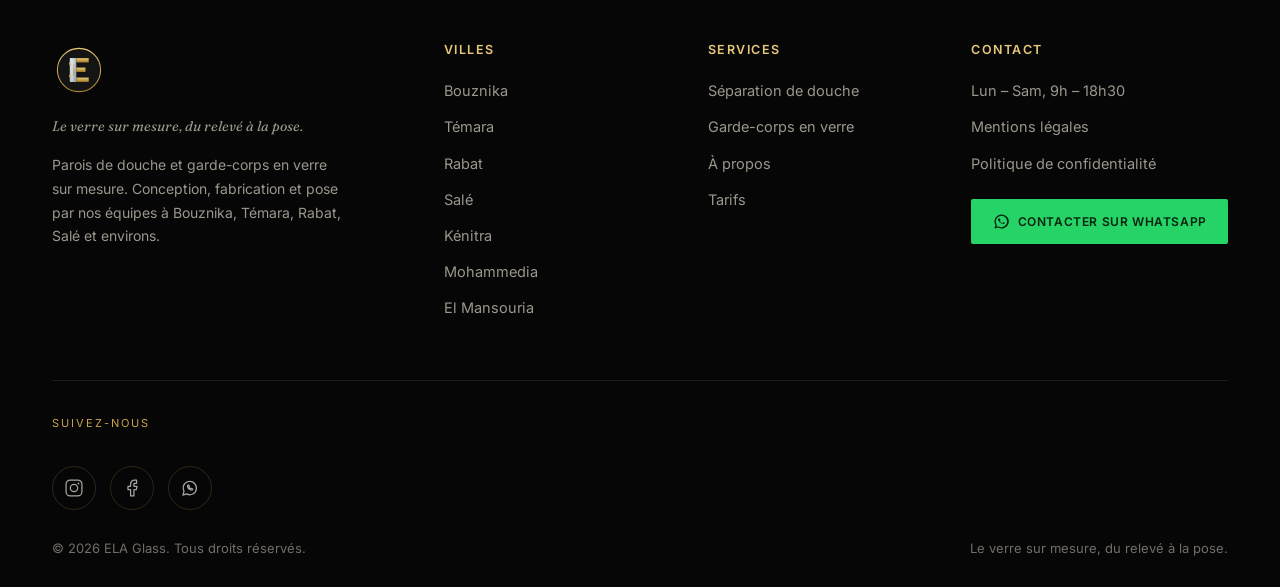
<file: garde-corps-verre.html>
<!DOCTYPE html>
<html lang="fr">
<head>
<meta charset="UTF-8">
<link rel="preload" href="/assets/fonts/fraunces-normal.woff2" as="font" type="font/woff2" crossorigin>
<link rel="preload" href="/assets/fonts/inter.woff2" as="font" type="font/woff2" crossorigin>
<link rel="preload" as="image" href="/assets/images/hero-douche.webp" fetchpriority="high">
<meta name="viewport" content="width=device-width, initial-scale=1.0">
<title>Garde-corps en verre sur mesure — balcon, terrasse, escalier</title>
<meta name="description" content="Garde-corps en verre trempé ou feuilleté sur mesure à Bouznika, Témara, Rabat et Salé. Fixations inox 304, pose par notre équipe sous 72 h, sans engagement.">
<meta name="theme-color" content="#0A0A0C">
<link rel="canonical" href="https://elaglass.ma/garde-corps-verre.html">
<meta property="og:type" content="website">
<meta property="og:title" content="Garde-corps en verre sur mesure — balcon, terrasse, escalier">
<meta property="og:description" content="Garde-corps en verre trempé ou feuilleté sur mesure à Bouznika, Témara, Rabat et Salé. Fixations inox 304, pose par notre équipe sous 72 h, sans engagement.">
<meta property="og:url" content="https://elaglass.ma/garde-corps-verre.html">
<meta property="og:image" content="https://elaglass.ma/og-image-20260814.png?v=20260814">
<meta name="twitter:card" content="summary_large_image">
<meta name="twitter:image" content="https://elaglass.ma/og-image-20260814.png?v=20260814">
<link rel="stylesheet" href="/styles.css?v=20260813c">
<script type="application/ld+json">
{
  "@context": "https://schema.org",
  "@type": "LocalBusiness",
  "@id": "https://elaglass.ma/#business",
  "name": "ELA Glass",
  "url": "https://elaglass.ma/garde-corps-verre.html",
  "image": "https://elaglass.ma/assets/logo/logo-og.webp",
  "description": "Garde-corps en verre trempé ou feuilleté sur mesure à Bouznika, Témara, Rabat et Salé. Fixations inox 304, pose par notre équipe sous 72 h, sans engagement.",
  "priceRange": "$$",
  "areaServed": [
    "Bouznika",
    "Témara",
    "Rabat",
    "Salé",
    "Kénitra",
    "Mohammedia",
    "Casablanca"
  ],
  "telephone": "+212720889310",
  "openingHours": "Mo-Sa 09:00-18:30",
  "sameAs": [
    "https://www.instagram.com/ela_glass_maroc/",
    "https://www.facebook.com/share/14gHMujXns3/"
  ]
}
</script>
<script type="application/ld+json">
{
  "@context": "https://schema.org",
  "@type": "Service",
  "name": "Garde-corps en verre sur mesure",
  "serviceType": "Garde-corps en verre",
  "provider": { "@id": "https://elaglass.ma/#business" },
  "areaServed": [
    "Bouznika",
    "Témara",
    "Rabat",
    "Salé",
    "Kénitra",
    "Mohammedia",
    "Casablanca"
  ]
}
</script>
<script type="application/ld+json">
{
  "@context": "https://schema.org",
  "@type": "FAQPage",
  "mainEntity": [
    {
      "@type": "Question",
      "name": "Quelle hauteur pour un garde-corps ?",
      "acceptedAnswer": {
        "@type": "Answer",
        "text": "La hauteur usuelle est de 1 mètre. Nous l'ajustons selon la configuration, la hauteur de chute et la nature du support, qui est relevée sur place."
      }
    },
    {
      "@type": "Question",
      "name": "Trempé ou feuilleté, lequel choisir ?",
      "acceptedAnswer": {
        "@type": "Answer",
        "text": "Le feuilleté est préférable dès qu'il y a une hauteur de chute : s'il casse, les morceaux restent solidaires du film intercalaire et le panneau reste en place. Nous vous orientons lors du relevé."
      }
    },
    {
      "@type": "Question",
      "name": "Est-ce que ça résiste au bord de mer ?",
      "acceptedAnswer": {
        "@type": "Answer",
        "text": "Oui, à condition que la quincaillerie soit adaptée. Nous posons de l'inox 304 sur toutes les installations exposées aux embruns."
      }
    },
    {
      "@type": "Question",
      "name": "Le prix comprend-il la pose ?",
      "acceptedAnswer": {
        "@type": "Answer",
        "text": "Oui. Le prix au mètre linéaire inclut la fabrication sur mesure et la pose par notre équipe. Le relevé de mesures est gratuit."
      }
    },
    {
      "@type": "Question",
      "name": "Sous quel délai ?",
      "acceptedAnswer": {
        "@type": "Answer",
        "text": "Sous 72 heures maximum entre la validation des cotes et l'installation."
      }
    }
  ]
}
</script>
<script type="application/ld+json">
{
  "@context": "https://schema.org",
  "@type": "BreadcrumbList",
  "itemListElement": [
    {
      "@type": "ListItem",
      "position": 1,
      "name": "Accueil",
      "item": "https://elaglass.ma/"
    },
    {
      "@type": "ListItem",
      "position": 2,
      "name": "Garde-corps en verre",
      "item": "https://elaglass.ma/garde-corps-verre.html"
    }
  ]
}
</script>
<link rel="icon" href="/favicon.ico?v=20260814" sizes="any">
<link rel="icon" type="image/svg+xml" href="/favicon.svg?v=20260814">
<link rel="icon" type="image/png" sizes="48x48" href="/favicon-48x48.png?v=20260814">
<link rel="icon" type="image/png" sizes="32x32" href="/favicon-32x32.png?v=20260814">
<link rel="icon" type="image/png" sizes="16x16" href="/favicon-16x16.png?v=20260814">
<link rel="apple-touch-icon" href="/apple-touch-icon.png?v=20260814">
<link rel="manifest" href="/site.webmanifest">
</head>
<body>
<a href="#main" class="skip-link">Aller au contenu principal</a>
<header class="site-header" id="siteHeader"><nav class="nav" aria-label="Navigation principale"><a href="index.html" class="brand" aria-label="ELA Glass — accueil"><img class="logo-light" src="/logo-elaglass.svg?v=20260814" alt="Elaglass" width="50" height="50" decoding="async"></a><ul class="nav-links" id="navLinks">
  <li class="nav-home"><a href="/">Accueil</a></li>

  <li class="nav-label">Prestations</li>
  <li class="nav-main"><a href="/separation-douche-verre.html">Séparation &amp; porte de douche</a></li>
  <li class="nav-main"><a href="/garde-corps-verre.html">Garde-corps en verre</a></li>
  <li class="nav-main"><a href="/portes-cloisons-verre.html">Portes &amp; cloisons</a></li>

  <li class="nav-label">Découvrir</li>
  <li class="nav-sec"><a href="/#realisations">Réalisations</a></li>
  <li class="nav-sec"><a href="/#tarifs">Tarifs</a></li>
  <li class="nav-sec nav-lite"><a href="/#processus">Processus</a></li>
  <li class="nav-sec"><a href="/#faq">FAQ</a></li>
  <li class="nav-sec nav-lite"><a href="/a-propos.html">À propos</a></li>
  <li class="nav-sec"><a href="/#contact">Contact</a></li>

  <li class="nav-label">Zones d'intervention</li>
  <li class="nav-zones">
    <ul class="nav-cities">
      <li class="nav-city"><a href="/paroi-douche-bouznika.html">Bouznika</a></li>
      <li class="nav-city"><a href="/paroi-douche-temara.html">Témara</a></li>
      <li class="nav-city"><a href="/paroi-douche-rabat.html">Rabat</a></li>
      <li class="nav-city"><a href="/paroi-douche-sale.html">Salé</a></li>
      <li class="nav-city"><a href="/paroi-douche-kenitra.html">Kénitra</a></li>
      <li class="nav-city"><a href="/paroi-douche-mohammedia.html">Mohammedia</a></li>
      <li class="nav-city"><a href="/paroi-douche-el-mansouria.html">El Mansouria</a></li>
    </ul>
  </li>

  <li class="nav-cta">
    <a class="nav-cta-btn" href="https://wa.me/212720889310?text=Bonjour%20ELA%20Glass%2C%20je%20souhaite%20un%20projet%20en%20verre%20sur%20mesure.%20Ma%20ville%20%3A%20" target="_blank" rel="noopener"><svg class="btn-ic" viewBox="0 0 24 24" fill="currentColor" aria-hidden="true"><path d="M12 2a10 10 0 0 0-8.6 15L2 22l5.2-1.4A10 10 0 1 0 12 2zm0 18a8 8 0 0 1-4.1-1.1l-.3-.2-3 .8.8-2.9-.2-.3A8 8 0 1 1 12 20zm4.4-6c-.2-.1-1.4-.7-1.6-.8s-.4-.1-.5.1-.6.8-.7 1-.3.2-.5.1a6.5 6.5 0 0 1-3.2-2.8c-.2-.4.2-.4.6-1.2.1-.1 0-.3 0-.4l-.7-1.7c-.2-.4-.4-.4-.5-.4h-.5a1 1 0 0 0-.7.3A3 3 0 0 0 7 8.5c0 1.3 1 2.6 1.1 2.8a10.5 10.5 0 0 0 4 3.6c1.4.6 2 .6 2.7.6a2.4 2.4 0 0 0 1.6-1.1 2 2 0 0 0 .1-1.1c0-.1-.2-.2-.4-.3z"/></svg>Prise de mesure gratuite</a>
    <span class="nav-cta-note">Réponse rapide · Lun–Sam, 9h–18h30</span>
  </li>
</ul><button class="burger" id="burger" aria-label="Ouvrir le menu" aria-expanded="false" aria-controls="navLinks"><span></span><span></span><span></span></button></nav><div class="nav-overlay" id="navOverlay"></div></header>
<main id="main">
<nav class="crumb" aria-label="Fil d'Ariane"><a href="/">Accueil</a><span aria-hidden="true">/</span><span aria-current="page">Garde-corps en verre</span></nav>
<section class="hero" id="top"><div class="hero-inner"><p class="hero-tag">Garde-corps en verre · sur mesure</p><h1>Garde-corps en verre sur mesure — balcon, terrasse et escalier</h1><p class="hero-lede">Un garde-corps en verre sécurise sans fermer. Il laisse passer la lumière, garde la vue dégagée et ne rouille pas. Nous les fabriquons sur mesure, au millimètre, après un relevé chez vous — et nous les posons nous-mêmes.</p><div class="hero-actions"><a href="https://wa.me/212720889310?text=Bonjour%20ELA%20Glass%2C%20projet%20de%20garde-corps%20%28balcon%20%2F%20terrasse%20%2F%20escalier%29.%20Longueur%20approximative%20%3A%20" class="btn btn-whatsapp" target="_blank" rel="noopener"><svg class="btn-ic" viewBox="0 0 24 24" fill="currentColor" aria-hidden="true"><path d="M12 2a10 10 0 0 0-8.6 15L2 22l5.2-1.4A10 10 0 1 0 12 2zm0 18a8 8 0 0 1-4.1-1.1l-.3-.2-3 .8.8-2.9-.2-.3A8 8 0 1 1 12 20zm4.4-6c-.2-.1-1.4-.7-1.6-.8s-.4-.1-.5.1-.6.8-.7 1-.3.2-.5.1a6.5 6.5 0 0 1-3.2-2.8c-.2-.4.2-.4.6-1.2.1-.1 0-.3 0-.4l-.7-1.7c-.2-.4-.4-.4-.5-.4h-.5a1 1 0 0 0-.7.3A3 3 0 0 0 7 8.5c0 1.3 1 2.6 1.1 2.8a10.5 10.5 0 0 0 4 3.6c1.4.6 2 .6 2.7.6a2.4 2.4 0 0 0 1.6-1.1 2 2 0 0 0 .1-1.1c0-.1-.2-.2-.4-.3z"/></svg>Contacter sur WhatsApp</a><a href="#contact" class="btn btn-ghost">Prise de mesure gratuite</a></div></div></section>
<section class="trust"><div class="trust-inner"><div class="trust-item"><span class="trust-num">Offerte</span><span class="trust-label">prise de mesure à domicile</span></div><div class="trust-item"><span class="trust-num">Inox 304</span><span class="trust-label">fixations résistantes à la corrosion</span></div><div class="trust-item"><span class="trust-num">72 h</span><span class="trust-label">délai maximum après validation des cotes</span></div><div class="trust-item"><span class="trust-num">Pose</span><span class="trust-label">assurée par nos équipes, sans sous-traitance</span></div></div></section>
<section class="section" id="services"><div class="wrap"><div class="section-head reveal"><p class="eyebrow">Configurations</p><h2>Trois configurations, une seule exigence</h2><p>Chaque panneau est mesuré chez vous, fabriqué puis posé sur mesure — au millimètre près.</p></div><div class="services-grid"><article class="service-card reveal"><div class="service-body"><h3>Balcon</h3><p>Le cas le plus courant. Fixation par pinces ou spigots inox 304 dans la dalle ou en applique sur le nez de dalle.</p></div></article><article class="service-card reveal"><div class="service-body"><h3>Terrasse</h3><p>Sur les terrasses exposées, la fixation compte autant que le verre. En bord de mer, l'inox 304 résiste à la corrosion marine et aux embruns.</p></div></article><article class="service-card reveal"><div class="service-body"><h3>Escalier</h3><p>Le plus technique : chaque panneau suit la pente, aucune cote n'est identique. C'est là que le relevé sur place fait la différence.</p></div></article></div><div class="adv-grid" style="margin-top:32px;"><div class="adv-card reveal"><h3>Verre trempé 10 mm, inox 304</h3><p>Verre de sécurité 10 mm, découpé à vos cotes, et fixations inox 304 résistantes à la corrosion et aux embruns.</p></div><div class="adv-card reveal"><h3>Balcon, terrasse, escalier, mezzanine</h3><p>Chaque configuration est relevée sur place et fabriquée sur mesure, au millimètre.</p></div><div class="adv-card reveal"><h3>Mesure sur place, pose sous 72 h</h3><p>Relevé des cotes à domicile, puis pose par notre équipe sous 72 h — aucune sous-traitance.</p></div></div><div style="text-align:center;margin-top:30px;"><a href="https://wa.me/212720889310?text=Bonjour%20ELA%20Glass%2C%20projet%20de%20garde-corps%20%28balcon%20%2F%20terrasse%20%2F%20escalier%29.%20Longueur%20approximative%20%3A%20" class="btn btn-whatsapp" target="_blank" rel="noopener"><svg class="btn-ic" viewBox="0 0 24 24" fill="currentColor" aria-hidden="true"><path d="M12 2a10 10 0 0 0-8.6 15L2 22l5.2-1.4A10 10 0 1 0 12 2zm0 18a8 8 0 0 1-4.1-1.1l-.3-.2-3 .8.8-2.9-.2-.3A8 8 0 1 1 12 20zm4.4-6c-.2-.1-1.4-.7-1.6-.8s-.4-.1-.5.1-.6.8-.7 1-.3.2-.5.1a6.5 6.5 0 0 1-3.2-2.8c-.2-.4.2-.4.6-1.2.1-.1 0-.3 0-.4l-.7-1.7c-.2-.4-.4-.4-.5-.4h-.5a1 1 0 0 0-.7.3A3 3 0 0 0 7 8.5c0 1.3 1 2.6 1.1 2.8a10.5 10.5 0 0 0 4 3.6c1.4.6 2 .6 2.7.6a2.4 2.4 0 0 0 1.6-1.1 2 2 0 0 0 .1-1.1c0-.1-.2-.2-.4-.3z"/></svg>Décrire mon projet sur WhatsApp</a></div></div></section>
<section class="section" id="verre"><div class="wrap"><div class="section-head reveal" style="max-width:760px;"><p class="eyebrow">Le verre</p><h2>Verre trempé ou verre feuilleté ?</h2><p>Les deux sont des verres de sécurité, mais ils ne cassent pas de la même façon. Le trempé se fragmente en granulés non coupants. Le feuilleté est composé de deux verres liés par un film intercalaire : s'il casse, les morceaux restent collés au film et le panneau tient en place. C'est ce comportement qui le rend préférable dès qu'il y a une hauteur de chute. Nous vous orientons selon la configuration lors du relevé.</p></div></div></section>
<section class="section" id="fixations"><div class="wrap"><div class="section-head reveal"><p class="eyebrow">Quincaillerie</p><h2>Les fixations</h2><p>Trois systèmes, choisis selon le rendu et le support relevé sur place.</p></div><div class="services-grid"><article class="service-card reveal"><div class="service-body"><h3>Spigots inox 304</h3><p>Fixation au sol, rendu minimaliste.</p></div></article><article class="service-card reveal"><div class="service-body"><h3>Pinces à verre inox 304</h3><p>Fixation latérale ou frontale.</p></div></article><article class="service-card reveal"><div class="service-body"><h3>Profilé en U aluminium</h3><p>Rendu continu, sans pièce apparente.</p></div></article></div></div></section>
<section class="section" id="tarifs"><div class="wrap"><div class="section-head reveal"><p class="eyebrow">Tarifs</p><h2>Nos tarifs</h2><p>Prix indicatif de départ, hors options. L'estimation exacte est donnée après la prise de mesure gratuite à domicile.</p></div><div class="services-grid" style="max-width:520px;margin:0 auto;"><article class="service-card reveal"><div class="service-body"><h3>Garde-corps en verre</h3><p class="price"><strong>Prix au mètre linéaire, fixé après mesure sur place</strong></p><ul class="service-list"><li>Verre trempé ou feuilleté de sécurité</li><li>Fixation inox 304 — balcon, terrasse, escalier</li></ul></div></article></div><div style="text-align:center;margin-top:30px;"><a href="https://wa.me/212720889310?text=Bonjour%20ELA%20Glass%2C%20projet%20de%20garde-corps%20%28balcon%20%2F%20terrasse%20%2F%20escalier%29.%20Longueur%20approximative%20%3A%20" class="btn btn-whatsapp" target="_blank" rel="noopener"><svg class="btn-ic" viewBox="0 0 24 24" fill="currentColor" aria-hidden="true"><path d="M12 2a10 10 0 0 0-8.6 15L2 22l5.2-1.4A10 10 0 1 0 12 2zm0 18a8 8 0 0 1-4.1-1.1l-.3-.2-3 .8.8-2.9-.2-.3A8 8 0 1 1 12 20zm4.4-6c-.2-.1-1.4-.7-1.6-.8s-.4-.1-.5.1-.6.8-.7 1-.3.2-.5.1a6.5 6.5 0 0 1-3.2-2.8c-.2-.4.2-.4.6-1.2.1-.1 0-.3 0-.4l-.7-1.7c-.2-.4-.4-.4-.5-.4h-.5a1 1 0 0 0-.7.3A3 3 0 0 0 7 8.5c0 1.3 1 2.6 1.1 2.8a10.5 10.5 0 0 0 4 3.6c1.4.6 2 .6 2.7.6a2.4 2.4 0 0 0 1.6-1.1 2 2 0 0 0 .1-1.1c0-.1-.2-.2-.4-.3z"/></svg>Obtenir mon estimation sur WhatsApp</a></div></div></section>
<section class="section process" id="processus"><div class="wrap"><div class="section-head reveal"><p class="eyebrow">Processus</p><h2>Du relevé à la pose</h2><p>De l'échange initial à la pose finale, nous encadrons chaque étape, du premier contact au dernier réglage.</p></div><ol class="process-track" style="list-style:none;"><li class="process-step reveal"><div class="step-num">01</div><h4>Conseil</h4><p>Échange sur votre projet, la configuration (balcon, terrasse, escalier) et le type de verre souhaité.</p></li><li class="process-step reveal"><div class="step-num">02</div><h4>Prise de mesures</h4><p>Déplacement à domicile pour un relevé précis et la validation technique du support.</p></li><li class="process-step reveal"><div class="step-num">03</div><h4>Fabrication</h4><p>Découpe et façonnage du verre sur mesure, selon les cotes relevées.</p></li><li class="process-step reveal"><div class="step-num">04</div><h4>Installation</h4><p>Pose soignée par notre équipe sous 72 heures maximum après validation des cotes.</p></li></ol></div></section>
<section class="section" id="faq"><div class="wrap"><div class="section-head reveal"><p class="eyebrow">Questions fréquentes</p><h2>Vos questions sur les garde-corps</h2></div><div class="faq-wrap"><details class="faq-item reveal" open><summary>Quelle hauteur pour un garde-corps ?</summary><div class="faq-body">La hauteur usuelle est de 1 mètre. Nous l'ajustons selon la configuration, la hauteur de chute et la nature du support, qui est relevée sur place.</div></details><details class="faq-item reveal"><summary>Trempé ou feuilleté, lequel choisir ?</summary><div class="faq-body">Le feuilleté est préférable dès qu'il y a une hauteur de chute : s'il casse, les morceaux restent solidaires du film intercalaire et le panneau reste en place. Nous vous orientons lors du relevé.</div></details><details class="faq-item reveal"><summary>Est-ce que ça résiste au bord de mer ?</summary><div class="faq-body">Oui, à condition que la quincaillerie soit adaptée. Nous posons de l'inox 304 sur toutes les installations exposées aux embruns.</div></details><details class="faq-item reveal"><summary>Le prix comprend-il la pose ?</summary><div class="faq-body">Oui. Le prix au mètre linéaire inclut la fabrication sur mesure et la pose par notre équipe. Le relevé de mesures est gratuit.</div></details><details class="faq-item reveal"><summary>Sous quel délai ?</summary><div class="faq-body">Sous 72 heures maximum entre la validation des cotes et l'installation.</div></details></div></div></section>
<section class="section zone-section"><div class="wrap"><div class="reveal" style="text-align:center;"><p class="eyebrow">Zone d'intervention</p><h2 style="margin-top:14px;font-size:clamp(24px,3vw,34px);">Nous intervenons dans toute la région</h2><p style="max-width:640px;margin:14px auto 0;">Bouznika, Témara, Rabat, Salé, Kénitra, Mohammedia et les environs.</p><div class="zone-list" style="justify-content:center;margin-top:20px;"><div><a href="paroi-douche-bouznika.html">Bouznika</a></div><div><a href="paroi-douche-temara.html">Témara</a></div><div><a href="paroi-douche-rabat.html">Rabat</a></div><div><a href="paroi-douche-sale.html">Salé</a></div><div><a href="/separation-douche-verre.html">Cabine de douche en verre</a></div><div><a href="/portes-cloisons-verre.html">Portes &amp; cloisons en verre</a></div><div><a href="index.html">Voir toute la zone</a></div></div></div></div></section>
<section class="section"><div class="wrap"><div class="section-head reveal" style="text-align:center;"><p class="eyebrow">Séparation de douche</p><h2>Aussi : séparation de douche en verre</h2></div><div class="form-card reveal" style="text-align:center;max-width:660px;margin:0 auto 34px;"><p class="price"><strong>Séparation de douche 90 × 200 cm — 1 990 DH, pose incluse.</strong></p><p style="margin:10px 0 18px;">Nous réalisons aussi la séparation de douche en verre trempé 10 mm, panneau fixe posé sous 72 h. Toute autre dimension est chiffrée au métrage, sur devis.</p><a href="/separation-douche-verre.html" class="btn btn-ghost">Séparation de douche en verre sur mesure</a></div></div></section><section class="section" id="contact"><div class="wrap"><div class="contact-grid"><div class="contact-info reveal"><p class="eyebrow">Contact</p><h2>Votre projet de garde-corps ?</h2><p>Décrivez votre projet : on revient vers vous rapidement pour organiser une prise de mesure gratuite à domicile.</p><div class="contact-detail"><svg class="ic" width="20" height="20" viewBox="0 0 24 24" fill="none" stroke="currentColor" stroke-width="1.6" aria-hidden="true"><path d="M22 16.9v3a2 2 0 0 1-2.2 2 19.8 19.8 0 0 1-8.6-3 19.5 19.5 0 0 1-6-6 19.8 19.8 0 0 1-3-8.7A2 2 0 0 1 4.1 2h3a2 2 0 0 1 2 1.7c.1 1 .4 2 .7 3a2 2 0 0 1-.5 2.1L8 10.1a16 16 0 0 0 6 6l1.3-1.3a2 2 0 0 1 2.1-.5c1 .3 2 .5 3 .7a2 2 0 0 1 1.7 2z"/></svg><div><strong>Téléphone / WhatsApp</strong><span><a href="https://wa.me/212720889310?text=Bonjour%20ELA%20Glass%2C%20projet%20de%20garde-corps%20%28balcon%20%2F%20terrasse%20%2F%20escalier%29.%20Longueur%20approximative%20%3A%20" target="_blank" rel="noopener">Nous écrire sur WhatsApp</a></span></div></div></div><div class="form-card reveal" style="display:flex;flex-direction:column;justify-content:center;gap:16px;text-align:center;"><h3 style="font-family:'Fraunces',serif;font-weight:500;font-size:24px;margin:0;">Le plus simple : WhatsApp</h3><p style="margin:0;">Envoyez vos dimensions et une photo de l'emplacement. On vous répond avec une estimation, puis on organise la mesure gratuite.</p><a href="https://wa.me/212720889310?text=Bonjour%20ELA%20Glass%2C%20projet%20de%20garde-corps%20%28balcon%20%2F%20terrasse%20%2F%20escalier%29.%20Longueur%20approximative%20%3A%20" class="btn btn-whatsapp" target="_blank" rel="noopener" style="align-self:center;"><svg class="btn-ic" viewBox="0 0 24 24" fill="currentColor" aria-hidden="true"><path d="M12 2a10 10 0 0 0-8.6 15L2 22l5.2-1.4A10 10 0 1 0 12 2zm0 18a8 8 0 0 1-4.1-1.1l-.3-.2-3 .8.8-2.9-.2-.3A8 8 0 1 1 12 20zm4.4-6c-.2-.1-1.4-.7-1.6-.8s-.4-.1-.5.1-.6.8-.7 1-.3.2-.5.1a6.5 6.5 0 0 1-3.2-2.8c-.2-.4.2-.4.6-1.2.1-.1 0-.3 0-.4l-.7-1.7c-.2-.4-.4-.4-.5-.4h-.5a1 1 0 0 0-.7.3A3 3 0 0 0 7 8.5c0 1.3 1 2.6 1.1 2.8a10.5 10.5 0 0 0 4 3.6c1.4.6 2 .6 2.7.6a2.4 2.4 0 0 0 1.6-1.1 2 2 0 0 0 .1-1.1c0-.1-.2-.2-.4-.3z"/></svg>Obtenir mon estimation sur WhatsApp</a><p style="margin:0;font-size:13.5px;color:var(--muted-2);">Vous préférez l'e-mail ? <a href="mailto:elaglass10@gmail.com?subject=Projet%20verre%20sur%20mesure&body=Bonjour%2C%0A%0AMa%20ville%20%3A%20%0AMon%20projet%20%3A%20%0ADimensions%20approximatives%20%3A%20%0A" style="color:var(--gold-light);text-decoration:underline;">Écrivez-nous</a>.</p>
        <p class="form-note">Prise de mesure à domicile gratuite et sans engagement.</p></div></div></div></section>
</main>
<footer class="site-footer"><div class="wrap"><div class="footer-grid"><div><div class="footer-brand"><img src="/logo-elaglass.svg?v=20260814" alt="Elaglass" width="54" height="54" loading="lazy" decoding="async"></div><p class="footer-slogan">Le verre sur mesure, du relevé à la pose.</p><p>Parois de douche et garde-corps en verre sur mesure. Conception, fabrication et pose par nos équipes à Bouznika, Témara, Rabat, Salé et environs.</p></div><div class="footer-col"><h5>Villes</h5><ul><li><a href="/paroi-douche-bouznika.html">Bouznika</a></li><li><a href="/paroi-douche-temara.html">Témara</a></li><li><a href="/paroi-douche-rabat.html">Rabat</a></li><li><a href="/paroi-douche-sale.html">Salé</a></li><li><a href="/paroi-douche-kenitra.html">Kénitra</a></li><li><a href="/paroi-douche-mohammedia.html">Mohammedia</a></li><li><a href="/paroi-douche-el-mansouria.html">El Mansouria</a></li></ul></div><div class="footer-col"><h5>Services</h5><ul><li><a href="/separation-douche-verre.html">Séparation de douche</a></li><li><a href="garde-corps-verre.html">Garde-corps en verre</a></li><li><a href="/a-propos.html">À propos</a></li><li><a href="#tarifs">Tarifs</a></li></ul></div><div class="footer-col"><h5>Contact</h5><ul><li><span class="footer-link">Lun – Sam, 9h – 18h30</span></li><li><a href="/mentions-legales.html">Mentions légales</a></li><li><a href="/politique-confidentialite.html">Politique de confidentialité</a></li></ul><a href="https://wa.me/212720889310?text=Bonjour%20ELA%20Glass%2C%20projet%20de%20garde-corps%20%28balcon%20%2F%20terrasse%20%2F%20escalier%29.%20Longueur%20approximative%20%3A%20" class="btn btn-whatsapp footer-wa" target="_blank" rel="noopener"><svg class="btn-ic" viewBox="0 0 24 24" fill="currentColor" aria-hidden="true"><path d="M12 2a10 10 0 0 0-8.6 15L2 22l5.2-1.4A10 10 0 1 0 12 2zm0 18a8 8 0 0 1-4.1-1.1l-.3-.2-3 .8.8-2.9-.2-.3A8 8 0 1 1 12 20zm4.4-6c-.2-.1-1.4-.7-1.6-.8s-.4-.1-.5.1-.6.8-.7 1-.3.2-.5.1a6.5 6.5 0 0 1-3.2-2.8c-.2-.4.2-.4.6-1.2.1-.1 0-.3 0-.4l-.7-1.7c-.2-.4-.4-.4-.5-.4h-.5a1 1 0 0 0-.7.3A3 3 0 0 0 7 8.5c0 1.3 1 2.6 1.1 2.8a10.5 10.5 0 0 0 4 3.6c1.4.6 2 .6 2.7.6a2.4 2.4 0 0 0 1.6-1.1 2 2 0 0 0 .1-1.1c0-.1-.2-.2-.4-.3z"/></svg>Contacter sur WhatsApp</a></div></div><div class="social">
  <span class="social-label">Suivez-nous</span>
  <div class="social-row">
    <a href="https://www.instagram.com/ela_glass_maroc/" target="_blank" rel="noopener noreferrer" aria-label="Ela Glass sur Instagram">
      <svg viewBox="0 0 24 24" width="20" height="20" fill="none" stroke="currentColor" stroke-width="1.5" stroke-linecap="round" aria-hidden="true"><rect x="2.5" y="2.5" width="19" height="19" rx="5"/><circle cx="12" cy="12" r="4.4"/><circle cx="17.4" cy="6.6" r="1.1" fill="currentColor" stroke="none"/></svg>
    </a>
    <a href="https://www.facebook.com/share/14gHMujXns3/" target="_blank" rel="noopener noreferrer" aria-label="Ela Glass sur Facebook">
      <svg viewBox="0 0 24 24" width="20" height="20" fill="none" stroke="currentColor" stroke-width="1.5" stroke-linecap="round" stroke-linejoin="round" aria-hidden="true"><path d="M17.5 2.5h-2.6a4.6 4.6 0 0 0-4.6 4.6v2.9H7.2v4h3.1v7.5h4v-7.5h2.9l.8-4h-3.7V7.4a1 1 0 0 1 1-1h2.2z"/></svg>
    </a>
    <a href="https://wa.me/212720889310?text=Bonjour%20ELA%20Glass%2C%20projet%20de%20garde-corps%20%28balcon%20%2F%20terrasse%20%2F%20escalier%29.%20Longueur%20approximative%20%3A%20" target="_blank" rel="noopener noreferrer" aria-label="Ela Glass sur WhatsApp">
      <svg viewBox="0 0 24 24" width="20" height="20" fill="none" stroke="currentColor" stroke-width="1.5" stroke-linecap="round" stroke-linejoin="round" aria-hidden="true"><path d="M3.5 20.5l1.3-4.4a8 8 0 1 1 3.1 3z"/><path d="M9 9.2c0 3 2.4 5.4 5.4 5.4l.9-1.4-1.9-.9-.8.8a4.6 4.6 0 0 1-2-2l.8-.8-.9-1.9z"/></svg>
    </a>
  </div>
</div>
<div class="footer-bottom"><span>© <span id="year">2026</span> ELA Glass. Tous droits réservés.</span><span>Le verre sur mesure, du relevé à la pose.</span></div></div></footer>
<a href="https://wa.me/212720889310?text=Bonjour%20ELA%20Glass%2C%20projet%20de%20garde-corps%20%28balcon%20%2F%20terrasse%20%2F%20escalier%29.%20Longueur%20approximative%20%3A%20" class="wa-float" target="_blank" rel="noopener" aria-label="Nous écrire sur WhatsApp"><svg width="26" height="26" viewBox="0 0 24 24" fill="#fff" aria-hidden="true"><path d="M12 2a10 10 0 0 0-8.6 15L2 22l5.2-1.4A10 10 0 1 0 12 2zm0 18a8 8 0 0 1-4.1-1.1l-.3-.2-3 .8.8-2.9-.2-.3A8 8 0 1 1 12 20zm4.4-6c-.2-.1-1.4-.7-1.6-.8s-.4-.1-.5.1-.6.8-.7 1-.3.2-.5.1a6.5 6.5 0 0 1-3.2-2.8c-.2-.4.2-.4.6-1.2.1-.1 0-.3 0-.4l-.7-1.7c-.2-.4-.4-.4-.5-.4h-.5a1 1 0 0 0-.7.3A3 3 0 0 0 7 8.5c0 1.3 1 2.6 1.1 2.8a10.5 10.5 0 0 0 4 3.6c1.4.6 2 .6 2.7.6a2.4 2.4 0 0 0 1.6-1.1 2 2 0 0 0 .1-1.1c0-.1-.2-.2-.4-.3z"/></svg></a>
<button class="to-top" id="toTop" aria-label="Retour en haut"><svg width="18" height="18" viewBox="0 0 24 24" fill="none" stroke="currentColor" stroke-width="1.8" aria-hidden="true"><path d="M12 19V5"/><path d="M5 12l7-7 7 7"/></svg></button>
<script src="script.js" defer></script>
<!-- Google Analytics 4 (chargement differe pour ne pas degrader les performances) -->
<script>
  window.dataLayer = window.dataLayer || [];
  function gtag(){dataLayer.push(arguments);}
  gtag('js', new Date());
  gtag('config', 'G-5GYW4J0R35');
  (function(){
    var loaded = false;
    function loadGA4(){
      if (loaded) return;
      loaded = true;
      var s = document.createElement('script');
      s.async = true;
      s.src = 'https://www.googletagmanager.com/gtag/js?id=G-5GYW4J0R35';
      document.head.appendChild(s);
    }
    var evts = ['scroll','mousemove','touchstart','keydown','click'];
    evts.forEach(function(e){ window.addEventListener(e, loadGA4, { once: true, passive: true }); });
    if (document.readyState === 'complete') { setTimeout(loadGA4, 3000); }
    else { window.addEventListener('load', function(){ setTimeout(loadGA4, 3000); }); }
  })();
</script>
</body>
</html>
</file>
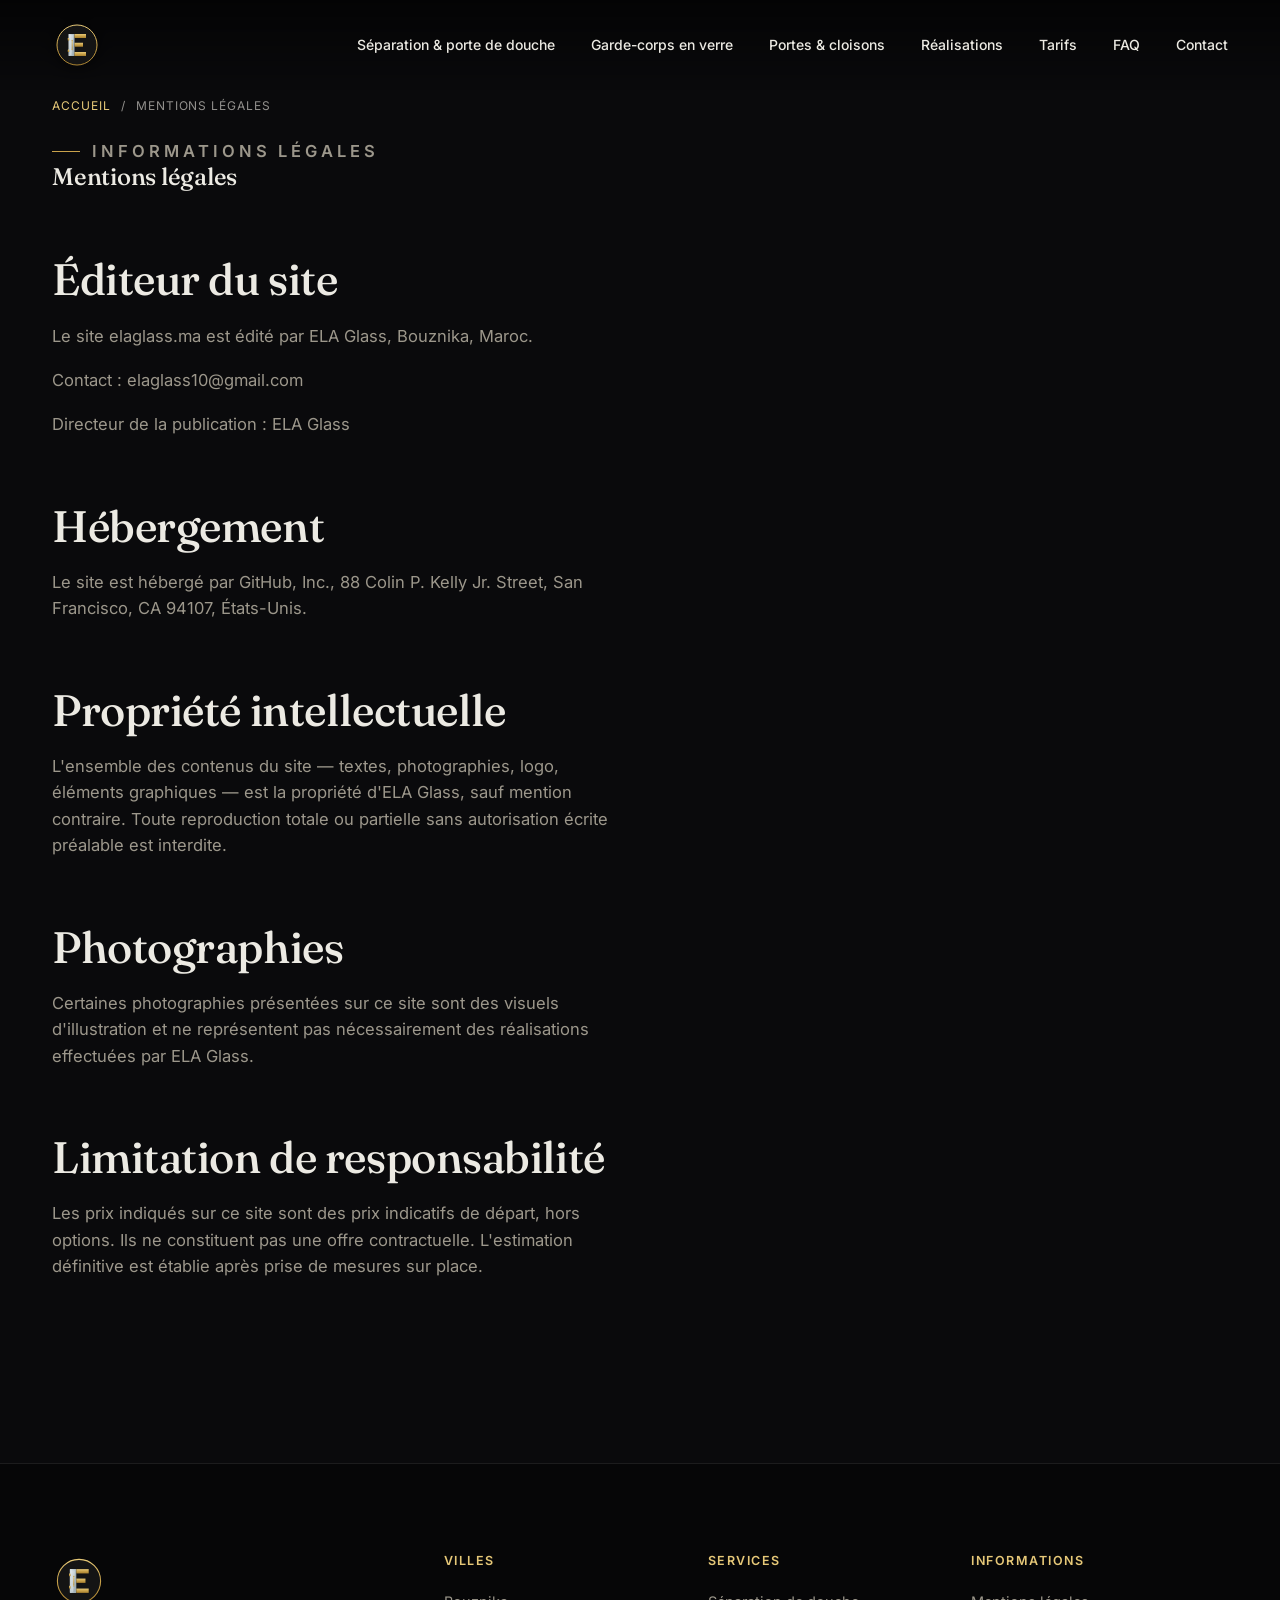
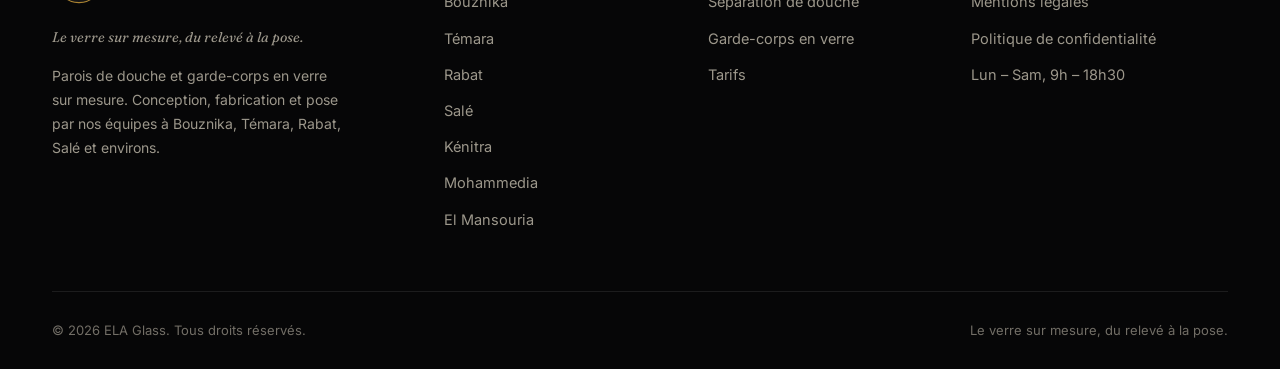
<file: mentions-legales.html>
<!DOCTYPE html>
<html lang="fr">
<head>
<meta charset="UTF-8">
<link rel="preload" href="/assets/fonts/fraunces-normal.woff2" as="font" type="font/woff2" crossorigin>
<link rel="preload" href="/assets/fonts/inter.woff2" as="font" type="font/woff2" crossorigin>
<link rel="preload" as="image" href="/assets/images/hero-douche.webp" fetchpriority="high">
<meta name="viewport" content="width=device-width, initial-scale=1.0">
<title>Mentions légales | ELA Glass</title>
<meta name="robots" content="noindex, follow">
<meta name="theme-color" content="#0A0A0C">
<link rel="canonical" href="https://elaglass.ma/mentions-legales.html">
<meta property="og:image" content="https://elaglass.ma/og-image-20260814.png?v=20260814">
<meta name="twitter:card" content="summary_large_image">
<meta name="twitter:image" content="https://elaglass.ma/og-image-20260814.png?v=20260814">
<link rel="stylesheet" href="/styles.css?v=20260813c">
<script type="application/ld+json">
{
  "@context": "https://schema.org",
  "@type": "BreadcrumbList",
  "itemListElement": [
    {
      "@type": "ListItem",
      "position": 1,
      "name": "Accueil",
      "item": "https://elaglass.ma/"
    },
    {
      "@type": "ListItem",
      "position": 2,
      "name": "Mentions légales",
      "item": "https://elaglass.ma/mentions-legales.html"
    }
  ]
}
</script>
<link rel="icon" href="/favicon.ico?v=20260814" sizes="any">
<link rel="icon" type="image/svg+xml" href="/favicon.svg?v=20260814">
<link rel="icon" type="image/png" sizes="48x48" href="/favicon-48x48.png?v=20260814">
<link rel="icon" type="image/png" sizes="32x32" href="/favicon-32x32.png?v=20260814">
<link rel="icon" type="image/png" sizes="16x16" href="/favicon-16x16.png?v=20260814">
<link rel="apple-touch-icon" href="/apple-touch-icon.png?v=20260814">
<link rel="manifest" href="/site.webmanifest">
</head>
<body>
<a href="#main" class="skip-link">Aller au contenu principal</a>
<header class="site-header" id="siteHeader"><nav class="nav" aria-label="Navigation principale"><a href="/index.html" class="brand" aria-label="ELA Glass — accueil"><img class="logo-light" src="/logo-elaglass.svg?v=20260814" alt="Elaglass" width="50" height="50" decoding="async"></a><ul class="nav-links" id="navLinks">
  <li class="nav-home"><a href="/">Accueil</a></li>

  <li class="nav-label">Prestations</li>
  <li class="nav-main"><a href="/separation-douche-verre.html">Séparation &amp; porte de douche</a></li>
  <li class="nav-main"><a href="/garde-corps-verre.html">Garde-corps en verre</a></li>
  <li class="nav-main"><a href="/portes-cloisons-verre.html">Portes &amp; cloisons</a></li>

  <li class="nav-label">Découvrir</li>
  <li class="nav-sec"><a href="/#realisations">Réalisations</a></li>
  <li class="nav-sec"><a href="/#tarifs">Tarifs</a></li>
  <li class="nav-sec nav-lite"><a href="/#processus">Processus</a></li>
  <li class="nav-sec"><a href="/#faq">FAQ</a></li>
  <li class="nav-sec nav-lite"><a href="/a-propos.html">À propos</a></li>
  <li class="nav-sec"><a href="/#contact">Contact</a></li>

  <li class="nav-label">Zones d'intervention</li>
  <li class="nav-zones">
    <ul class="nav-cities">
      <li class="nav-city"><a href="/paroi-douche-bouznika.html">Bouznika</a></li>
      <li class="nav-city"><a href="/paroi-douche-temara.html">Témara</a></li>
      <li class="nav-city"><a href="/paroi-douche-rabat.html">Rabat</a></li>
      <li class="nav-city"><a href="/paroi-douche-sale.html">Salé</a></li>
      <li class="nav-city"><a href="/paroi-douche-kenitra.html">Kénitra</a></li>
      <li class="nav-city"><a href="/paroi-douche-mohammedia.html">Mohammedia</a></li>
      <li class="nav-city"><a href="/paroi-douche-el-mansouria.html">El Mansouria</a></li>
    </ul>
  </li>

  <li class="nav-cta">
    <a class="nav-cta-btn" href="https://wa.me/212720889310?text=Bonjour%20ELA%20Glass%2C%20je%20souhaite%20un%20projet%20en%20verre%20sur%20mesure.%20Ma%20ville%20%3A%20" target="_blank" rel="noopener"><svg class="btn-ic" viewBox="0 0 24 24" fill="currentColor" aria-hidden="true"><path d="M12 2a10 10 0 0 0-8.6 15L2 22l5.2-1.4A10 10 0 1 0 12 2zm0 18a8 8 0 0 1-4.1-1.1l-.3-.2-3 .8.8-2.9-.2-.3A8 8 0 1 1 12 20zm4.4-6c-.2-.1-1.4-.7-1.6-.8s-.4-.1-.5.1-.6.8-.7 1-.3.2-.5.1a6.5 6.5 0 0 1-3.2-2.8c-.2-.4.2-.4.6-1.2.1-.1 0-.3 0-.4l-.7-1.7c-.2-.4-.4-.4-.5-.4h-.5a1 1 0 0 0-.7.3A3 3 0 0 0 7 8.5c0 1.3 1 2.6 1.1 2.8a10.5 10.5 0 0 0 4 3.6c1.4.6 2 .6 2.7.6a2.4 2.4 0 0 0 1.6-1.1 2 2 0 0 0 .1-1.1c0-.1-.2-.2-.4-.3z"/></svg>Prise de mesure gratuite</a>
    <span class="nav-cta-note">Réponse rapide · Lun–Sam, 9h–18h30</span>
  </li>
</ul><button class="burger" id="burger" aria-label="Ouvrir le menu" aria-expanded="false" aria-controls="navLinks"><span></span><span></span><span></span></button></nav><div class="nav-overlay" id="navOverlay"></div></header>
<main id="main">
<nav class="crumb" aria-label="Fil d'Ariane"><a href="/">Accueil</a><span aria-hidden="true">/</span><span aria-current="page">Mentions légales</span></nav>
<section class="section" id="mentions"><div class="wrap"><div class="section-head reveal" style="max-width:760px;"><p class="eyebrow">Informations légales</p><h1>Mentions légales</h1></div>
<div class="section-head reveal" style="max-width:760px;"><h2>Éditeur du site</h2><p>Le site elaglass.ma est édité par ELA Glass, Bouznika, Maroc.</p><p>Contact : <a href="mailto:elaglass10@gmail.com">elaglass10@gmail.com</a></p><p>Directeur de la publication : ELA Glass</p></div>
<div class="section-head reveal" style="max-width:760px;"><h2>Hébergement</h2><p>Le site est hébergé par GitHub, Inc., 88 Colin P. Kelly Jr. Street, San Francisco, CA 94107, États-Unis.</p></div>
<div class="section-head reveal" style="max-width:760px;"><h2>Propriété intellectuelle</h2><p>L'ensemble des contenus du site — textes, photographies, logo, éléments graphiques — est la propriété d'ELA Glass, sauf mention contraire. Toute reproduction totale ou partielle sans autorisation écrite préalable est interdite.</p></div>
<div class="section-head reveal" style="max-width:760px;"><h2>Photographies</h2><p>Certaines photographies présentées sur ce site sont des visuels d'illustration et ne représentent pas nécessairement des réalisations effectuées par ELA Glass.</p></div>
<div class="section-head reveal" style="max-width:760px;"><h2>Limitation de responsabilité</h2><p>Les prix indiqués sur ce site sont des prix indicatifs de départ, hors options. Ils ne constituent pas une offre contractuelle. L'estimation définitive est établie après prise de mesures sur place.</p></div>
</div></section>
</main>
<footer class="site-footer"><div class="wrap"><div class="footer-grid"><div><div class="footer-brand"><img src="/logo-elaglass.svg?v=20260814" alt="Elaglass" width="54" height="54" loading="lazy" decoding="async"></div><p class="footer-slogan">Le verre sur mesure, du relevé à la pose.</p><p>Parois de douche et garde-corps en verre sur mesure. Conception, fabrication et pose par nos équipes à Bouznika, Témara, Rabat, Salé et environs.</p></div><div class="footer-col"><h5>Villes</h5><ul><li><a href="/paroi-douche-bouznika.html">Bouznika</a></li><li><a href="/paroi-douche-temara.html">Témara</a></li><li><a href="/paroi-douche-rabat.html">Rabat</a></li><li><a href="/paroi-douche-sale.html">Salé</a></li><li><a href="/paroi-douche-kenitra.html">Kénitra</a></li><li><a href="/paroi-douche-mohammedia.html">Mohammedia</a></li><li><a href="/paroi-douche-el-mansouria.html">El Mansouria</a></li></ul></div><div class="footer-col"><h5>Services</h5><ul><li><a href="/separation-douche-verre.html">Séparation de douche</a></li><li><a href="/garde-corps-verre.html">Garde-corps en verre</a></li><li><a href="/index.html#tarifs">Tarifs</a></li></ul></div><div class="footer-col"><h5>Informations</h5><ul><li><a href="/mentions-legales.html">Mentions légales</a></li><li><a href="/politique-confidentialite.html">Politique de confidentialité</a></li><li><span class="footer-link">Lun – Sam, 9h – 18h30</span></li></ul></div></div><div class="footer-bottom"><span>© <span id="year">2026</span> ELA Glass. Tous droits réservés.</span><span>Le verre sur mesure, du relevé à la pose.</span></div></div></footer>
<script src="script.js" defer></script>
<!-- Google Analytics 4 (chargement differe pour ne pas degrader les performances) -->
<script>
  window.dataLayer = window.dataLayer || [];
  function gtag(){dataLayer.push(arguments);}
  gtag('js', new Date());
  gtag('config', 'G-5GYW4J0R35');
  (function(){
    var loaded = false;
    function loadGA4(){
      if (loaded) return;
      loaded = true;
      var s = document.createElement('script');
      s.async = true;
      s.src = 'https://www.googletagmanager.com/gtag/js?id=G-5GYW4J0R35';
      document.head.appendChild(s);
    }
    var evts = ['scroll','mousemove','touchstart','keydown','click'];
    evts.forEach(function(e){ window.addEventListener(e, loadGA4, { once: true, passive: true }); });
    if (document.readyState === 'complete') { setTimeout(loadGA4, 3000); }
    else { window.addEventListener('load', function(){ setTimeout(loadGA4, 3000); }); }
  })();
</script>
</body>
</html>
</file>
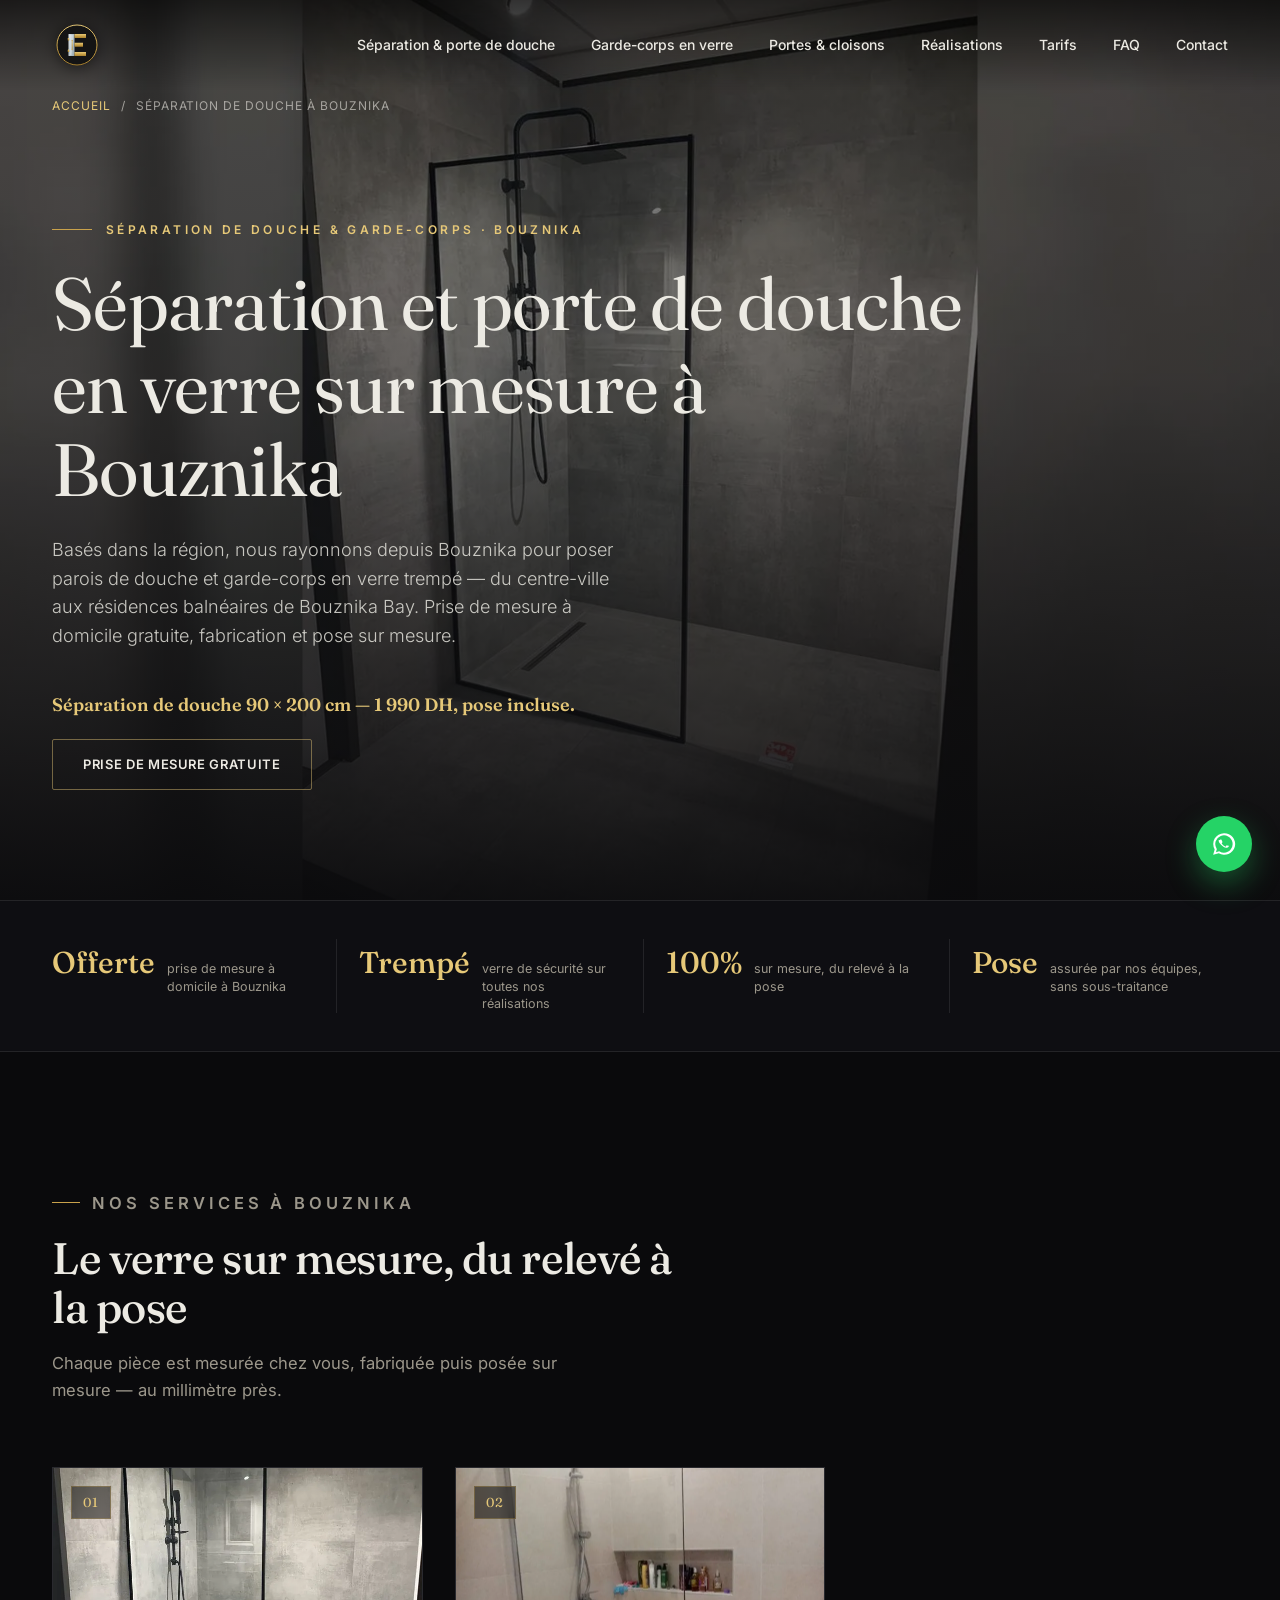
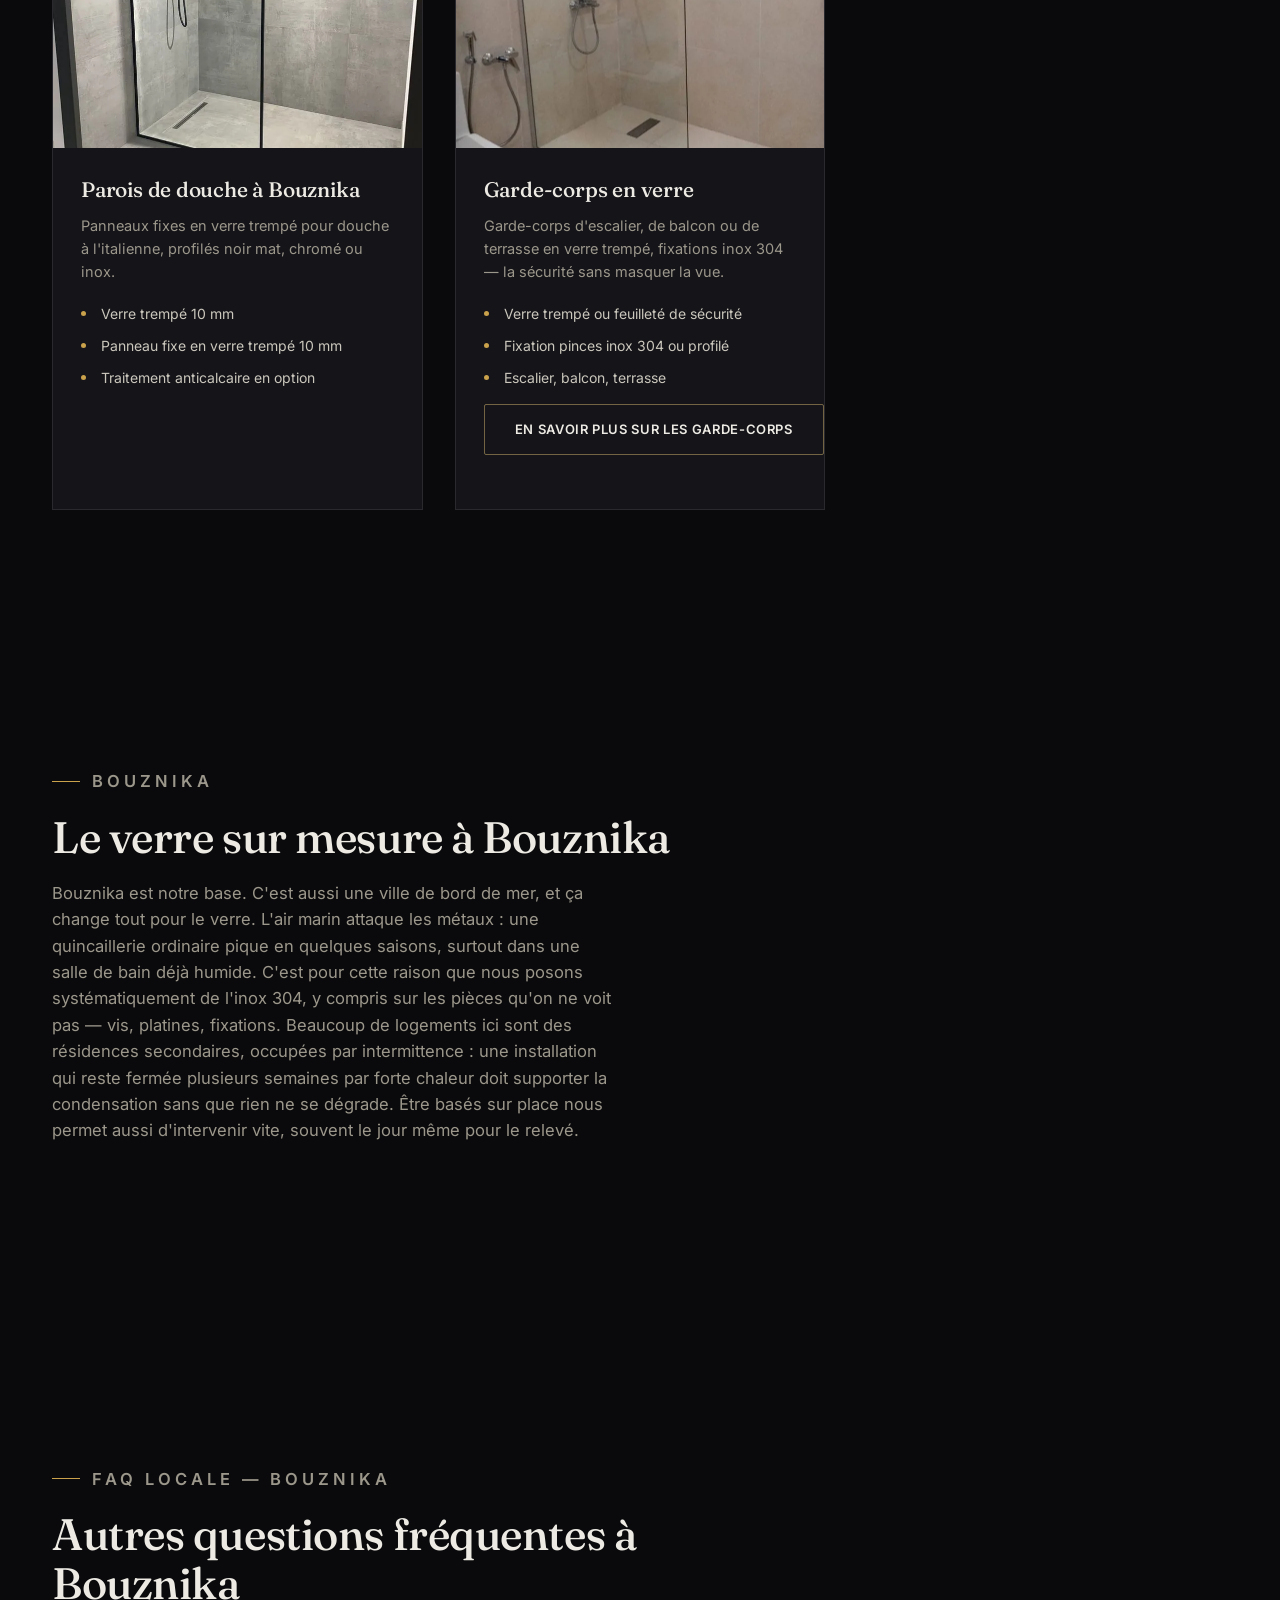
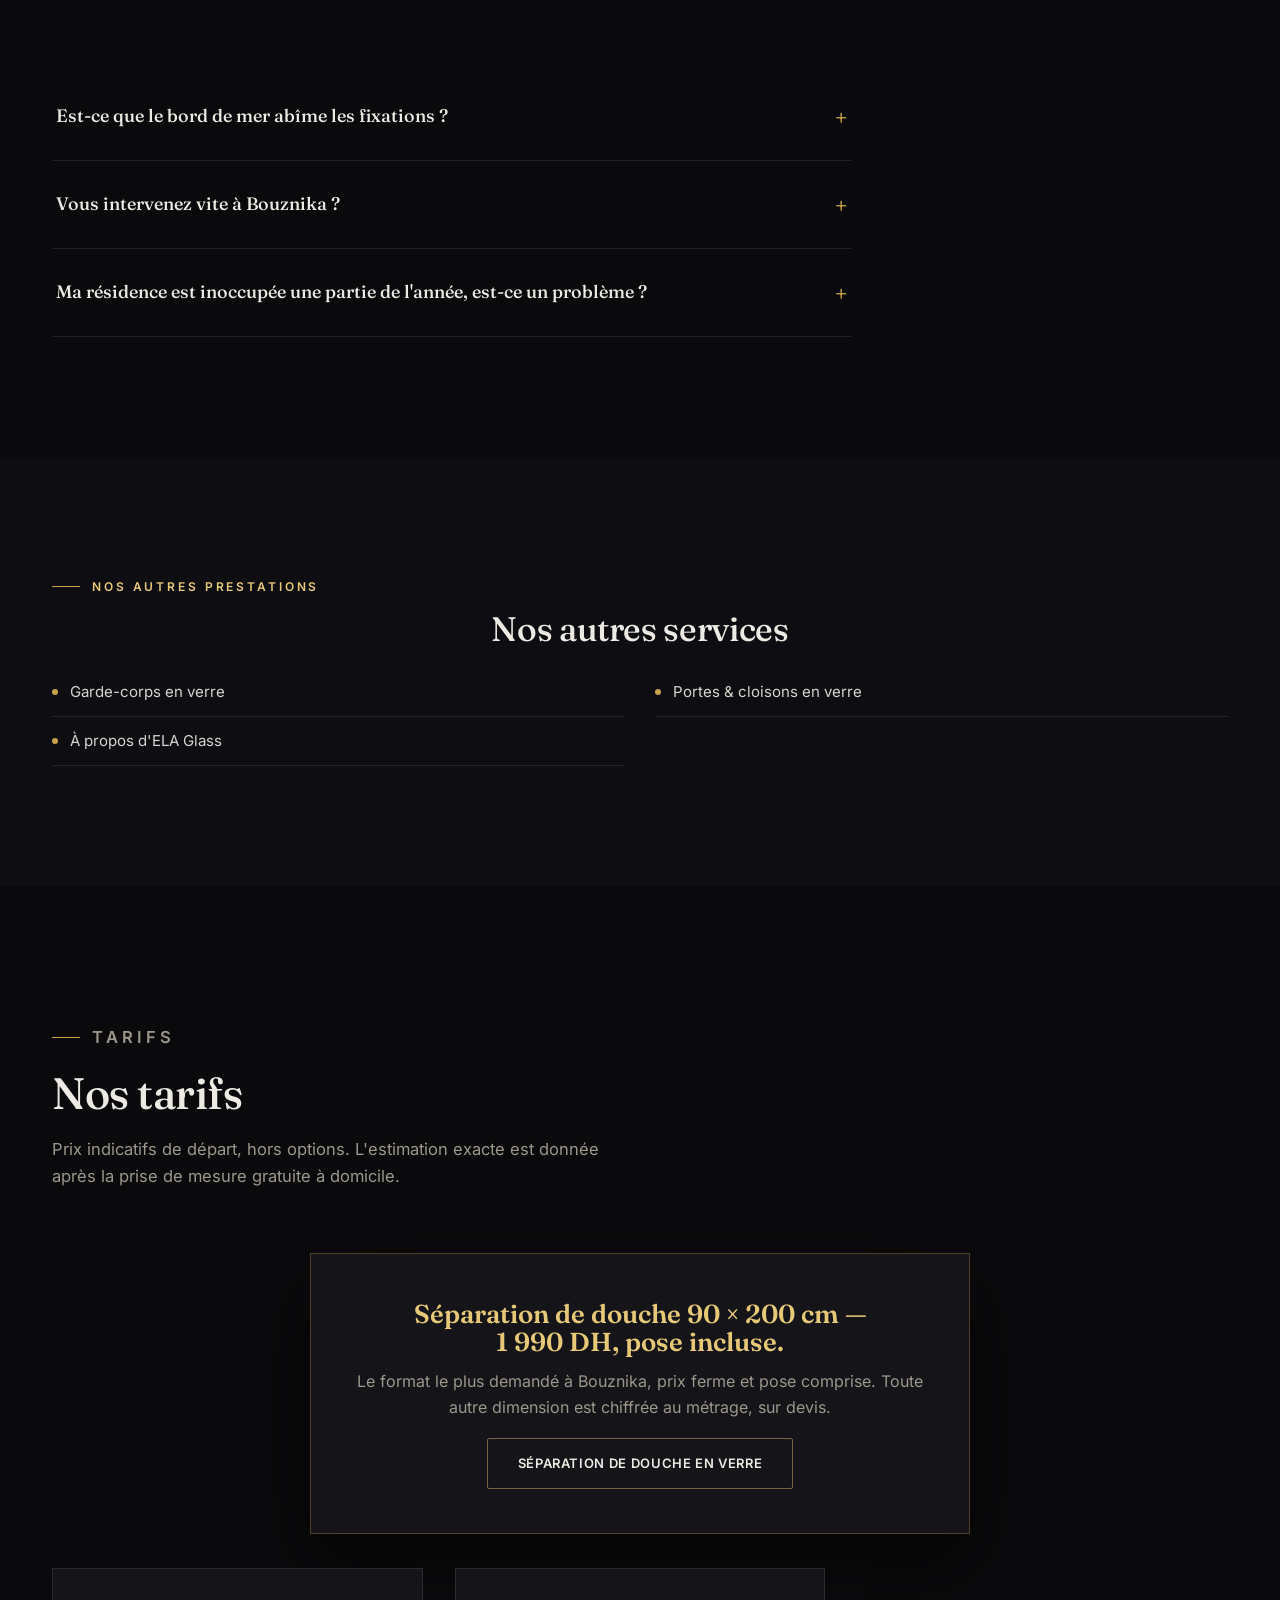
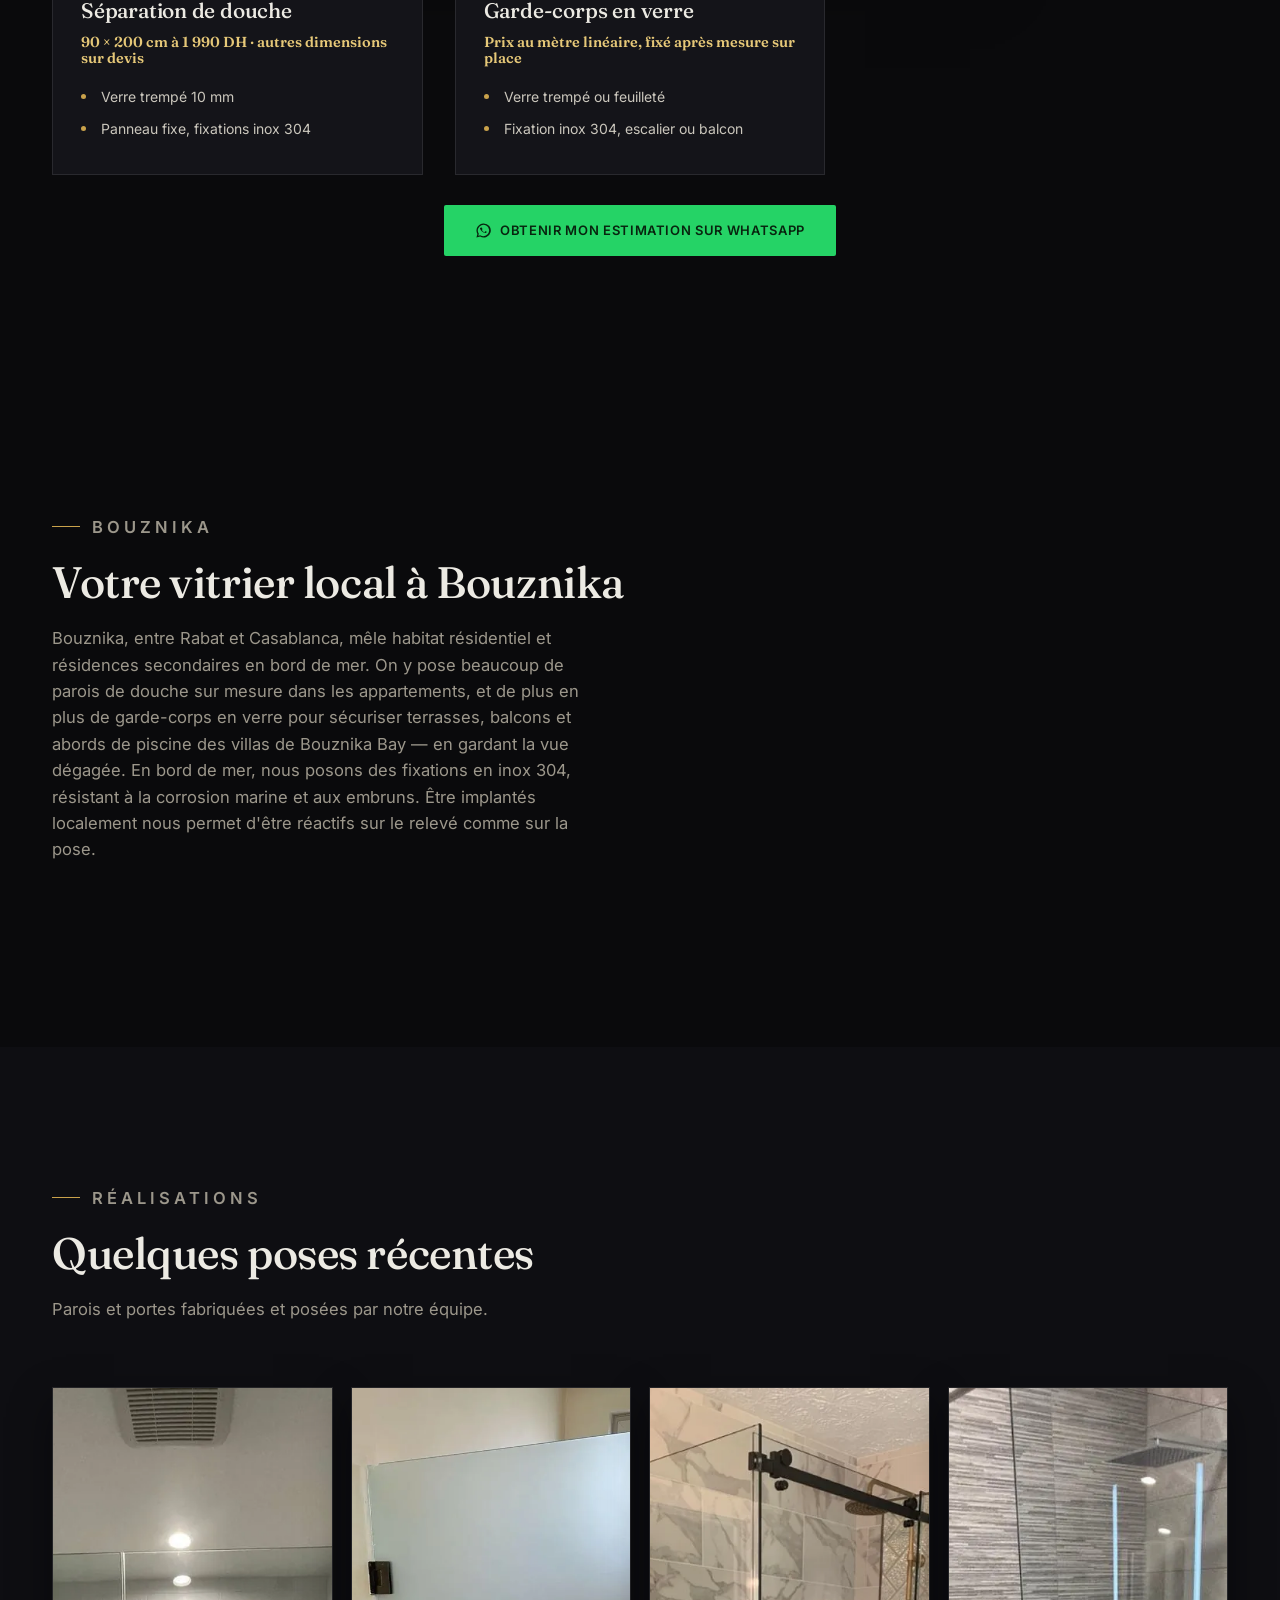
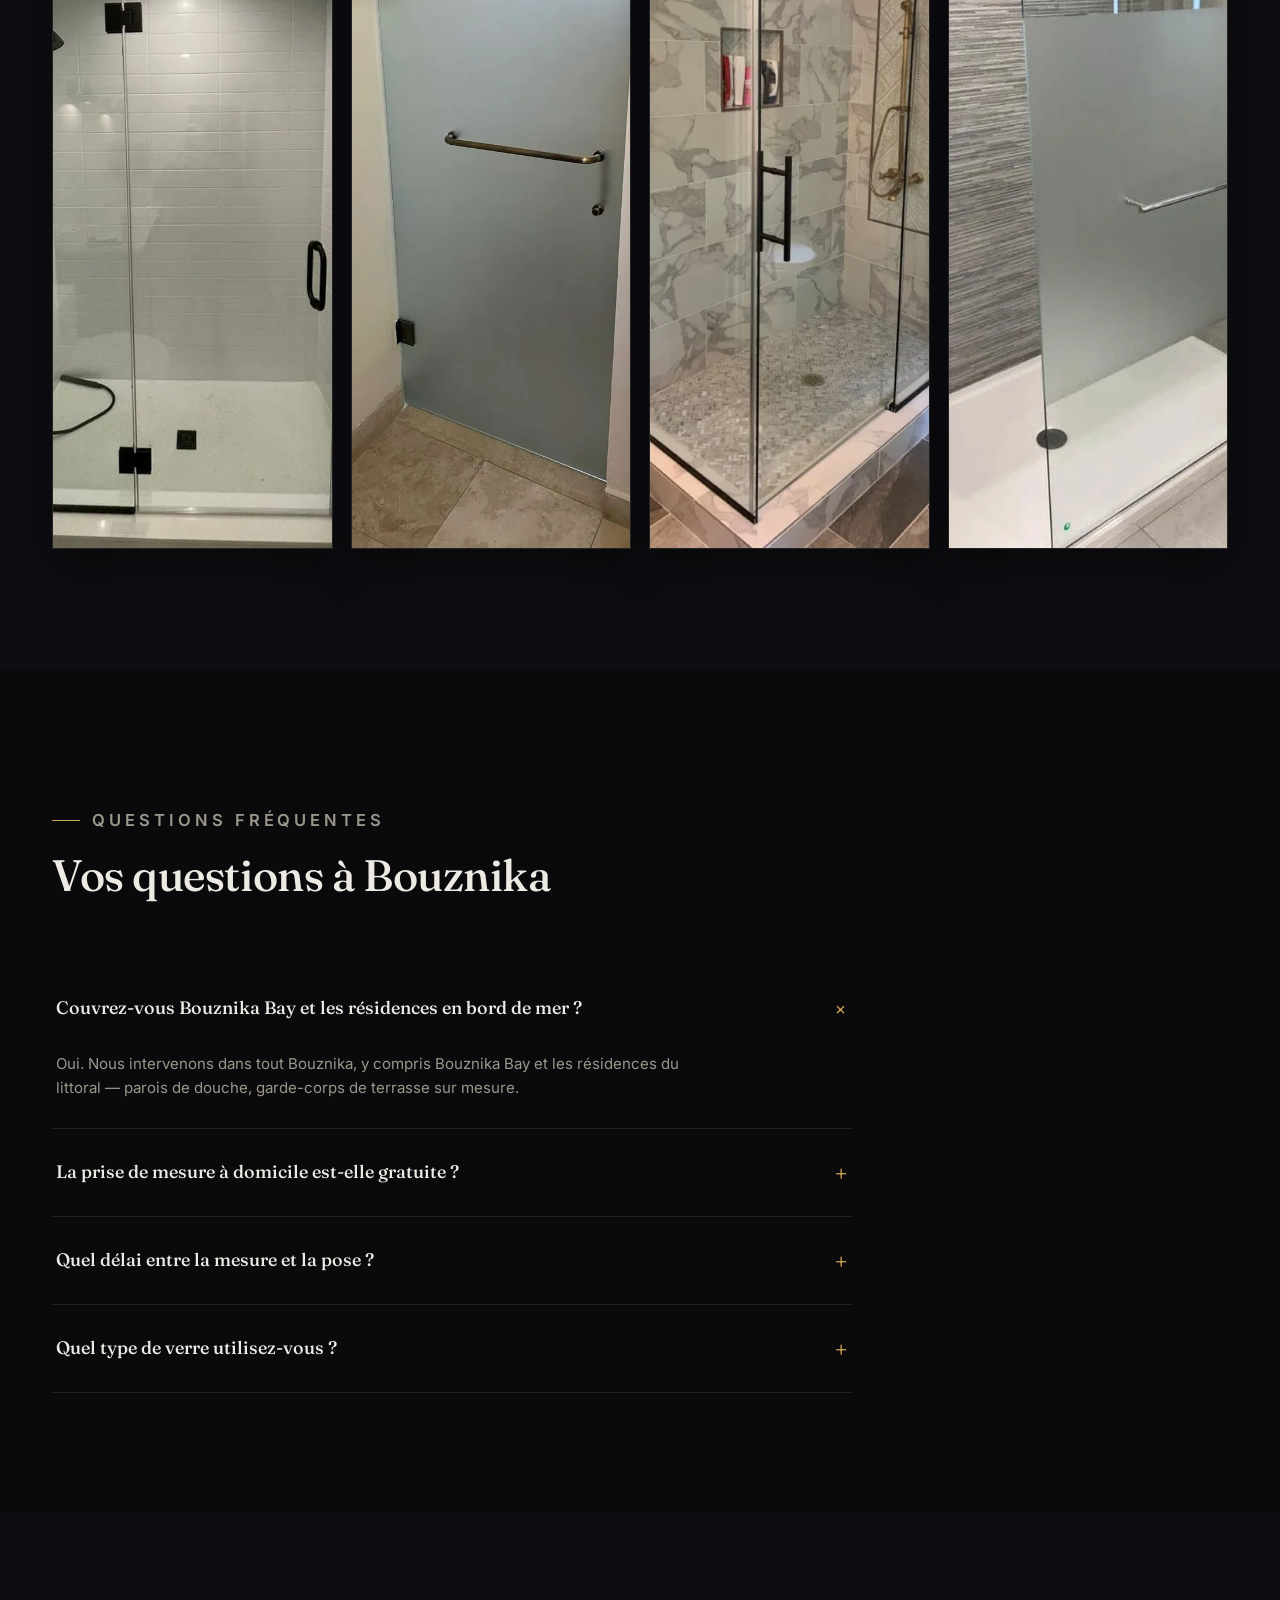
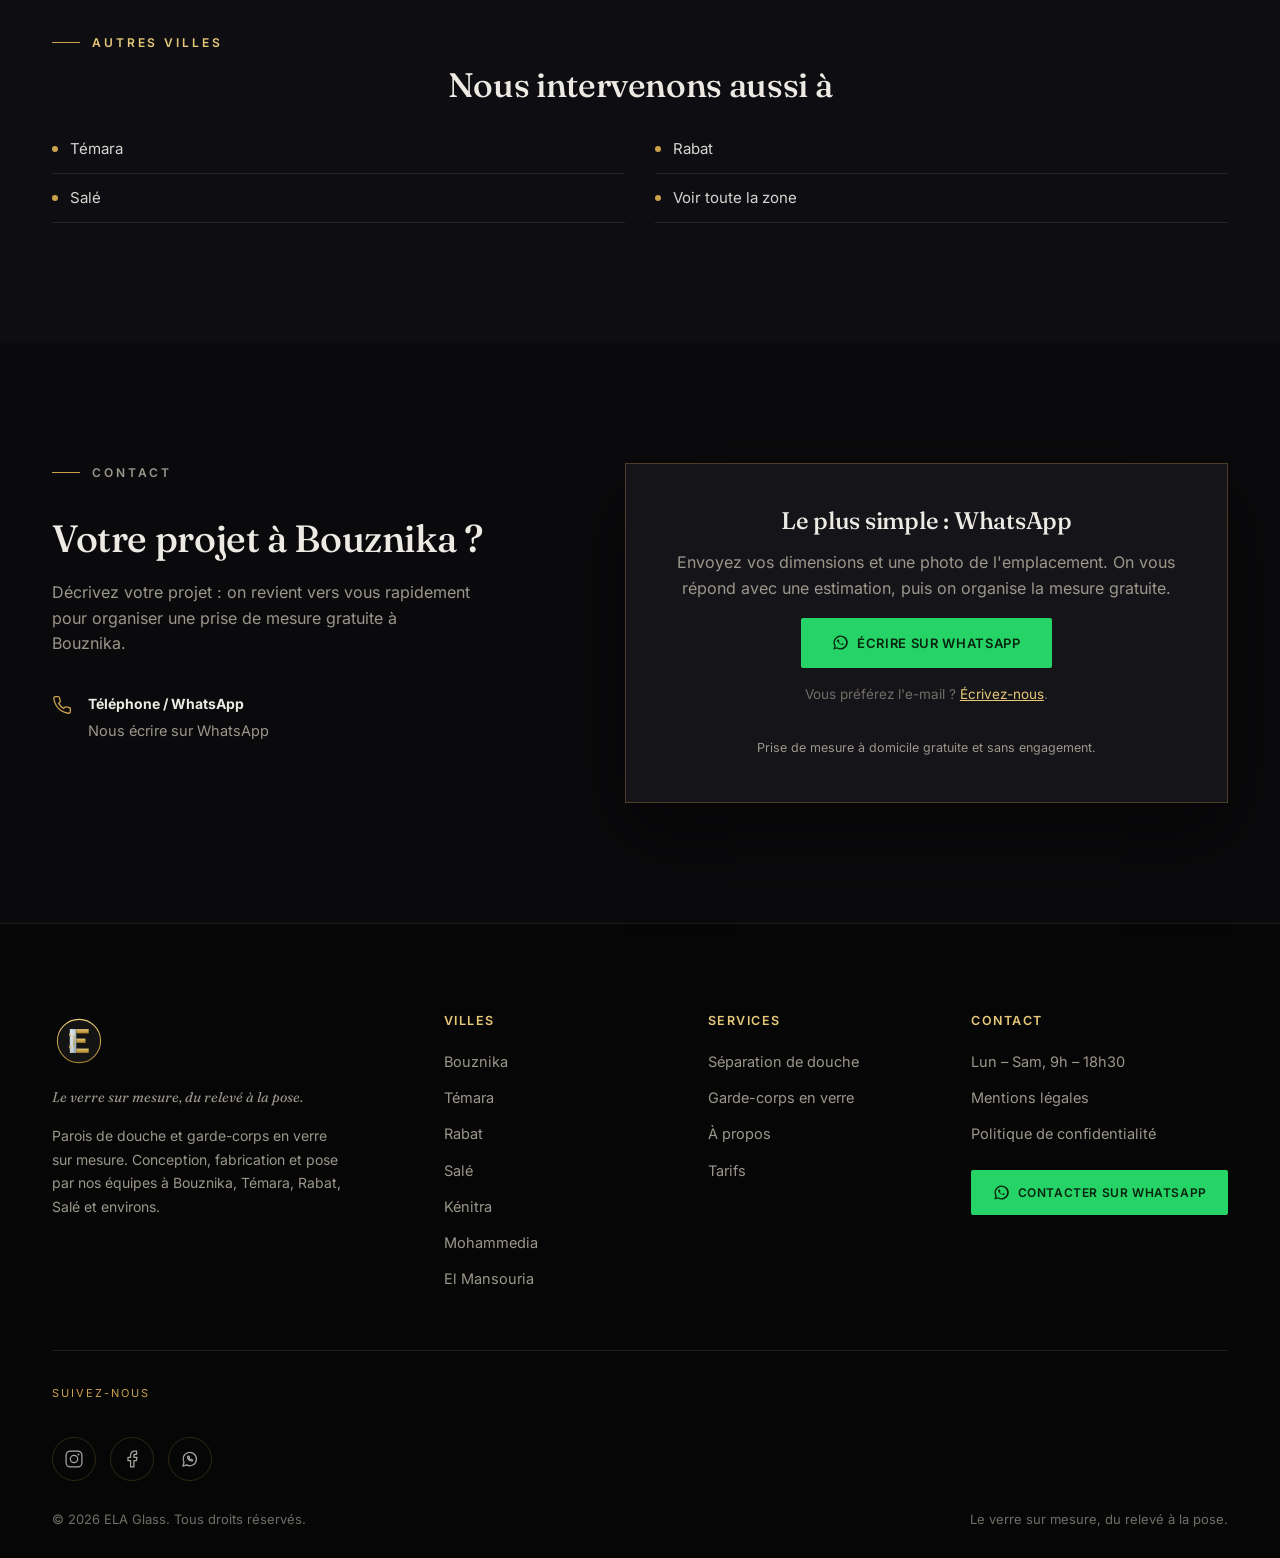
<file: paroi-douche-bouznika.html>
<!DOCTYPE html>
<html lang="fr">
<head>
<meta charset="UTF-8">
<link rel="preload" href="/assets/fonts/fraunces-normal.woff2" as="font" type="font/woff2" crossorigin>
<link rel="preload" href="/assets/fonts/inter.woff2" as="font" type="font/woff2" crossorigin>
<link rel="preload" as="image" href="/assets/images/hero-douche.webp" fetchpriority="high">
<meta name="viewport" content="width=device-width, initial-scale=1.0">
<title>Séparation de douche à Bouznika — 1 990 DH, pose incluse</title>
<meta name="description" content="Séparation de douche 90 × 200 cm en verre trempé : 1 990 DH, pose incluse. Sur mesure à Bouznika. Relevé gratuit, pose sous 72 h.">
<meta name="theme-color" content="#0A0A0C">
<link rel="canonical" href="https://elaglass.ma/paroi-douche-bouznika.html">
<meta property="og:type" content="website">
<meta property="og:title" content="Séparation de douche à Bouznika — 1 990 DH, pose incluse">
<meta property="og:description" content="Séparation de douche 90 × 200 cm en verre trempé : 1 990 DH, pose incluse. Sur mesure à Bouznika. Relevé gratuit, pose sous 72 h.">
<meta property="og:url" content="https://elaglass.ma/paroi-douche-bouznika.html">
<meta property="og:image" content="https://elaglass.ma/og-image-20260814.png?v=20260814">
<meta name="twitter:card" content="summary_large_image">
<meta name="twitter:image" content="https://elaglass.ma/og-image-20260814.png?v=20260814">
<link rel="stylesheet" href="/styles.css?v=20260813c">
<script type="application/ld+json">
{
  "@context": "https://schema.org",
  "@type": "LocalBusiness",
  "name": "ELA Glass — Bouznika",
  "url": "https://elaglass.ma/paroi-douche-bouznika.html",
  "image": "https://elaglass.ma/assets/logo/logo-og.webp",
  "description": "Parois de douche et garde-corps en verre sur mesure à Bouznika et Bouznika Bay. Mesure à domicile gratuite et sans engagement, verre trempé de sécurité.",
  "priceRange": "$$",
  "areaServed": "Bouznika",
  "telephone": "+212720889310",
  "openingHours": "Mo-Sa 09:00-18:30",
  "sameAs": [
    "https://www.instagram.com/ela_glass_maroc/",
    "https://www.facebook.com/share/14gHMujXns3/"
  ]
}
</script>
<script type="application/ld+json">
{
  "@context": "https://schema.org",
  "@type": "FAQPage",
  "mainEntity": [
    {
      "@type": "Question",
      "name": "Est-ce que le bord de mer abîme les fixations ?",
      "acceptedAnswer": {
        "@type": "Answer",
        "text": "L'air marin attaque les métaux ordinaires. Nous posons de l'inox 304 sur toutes nos installations, y compris les pièces non visibles. C'est le poste sur lequel il ne faut pas économiser en bord de mer."
      }
    },
    {
      "@type": "Question",
      "name": "Vous intervenez vite à Bouznika ?",
      "acceptedAnswer": {
        "@type": "Answer",
        "text": "Nous sommes basés ici. Le relevé peut souvent se faire le jour même, et la pose intervient sous 72 heures maximum après validation des cotes."
      }
    },
    {
      "@type": "Question",
      "name": "Ma résidence est inoccupée une partie de l'année, est-ce un problème ?",
      "acceptedAnswer": {
        "@type": "Answer",
        "text": "Non. Le verre trempé et l'inox 304 supportent sans dommage les périodes de fermeture prolongée et la condensation qui les accompagne."
      }
    },
    {
      "@type": "Question",
      "name": "Couvrez-vous Bouznika Bay et les résidences en bord de mer ?",
      "acceptedAnswer": {
        "@type": "Answer",
        "text": "Oui. Nous intervenons dans tout Bouznika, y compris Bouznika Bay et les résidences du littoral — parois de douche, garde-corps de terrasse sur mesure."
      }
    },
    {
      "@type": "Question",
      "name": "La prise de mesure à domicile est-elle gratuite ?",
      "acceptedAnswer": {
        "@type": "Answer",
        "text": "Oui, à Bouznika comme dans toute la région : le déplacement pour le relevé des mesures et l'estimation est gratuit et sans engagement."
      }
    },
    {
      "@type": "Question",
      "name": "Quel délai entre la mesure et la pose ?",
      "acceptedAnswer": {
        "@type": "Answer",
        "text": "Sous 72 heures maximum entre le relevé et l'installation. Le verre est fabriqué sur mesure dès la validation des cotes."
      }
    },
    {
      "@type": "Question",
      "name": "Quel type de verre utilisez-vous ?",
      "acceptedAnswer": {
        "@type": "Answer",
        "text": "Exclusivement du verre trempé de sécurité 10 mm, en clair, dépoli ou sérigraphié. En cas de choc violent, il se fragmente en granulés non coupants au lieu d'éclats tranchants — c'est ce qui le rend sûr."
      }
    }
  ]
}
</script>
<script type="application/ld+json">
{
  "@context": "https://schema.org",
  "@type": "BreadcrumbList",
  "itemListElement": [
    {
      "@type": "ListItem",
      "position": 1,
      "name": "Accueil",
      "item": "https://elaglass.ma/"
    },
    {
      "@type": "ListItem",
      "position": 2,
      "name": "Séparation de douche à Bouznika",
      "item": "https://elaglass.ma/paroi-douche-bouznika.html"
    }
  ]
}
</script>
<link rel="icon" href="/favicon.ico?v=20260814" sizes="any">
<link rel="icon" type="image/svg+xml" href="/favicon.svg?v=20260814">
<link rel="icon" type="image/png" sizes="48x48" href="/favicon-48x48.png?v=20260814">
<link rel="icon" type="image/png" sizes="32x32" href="/favicon-32x32.png?v=20260814">
<link rel="icon" type="image/png" sizes="16x16" href="/favicon-16x16.png?v=20260814">
<link rel="apple-touch-icon" href="/apple-touch-icon.png?v=20260814">
<link rel="manifest" href="/site.webmanifest">
</head>
<body>
<a href="#main" class="skip-link">Aller au contenu principal</a>
<header class="site-header" id="siteHeader"><nav class="nav" aria-label="Navigation principale"><a href="/index.html" class="brand" aria-label="ELA Glass — accueil"><img class="logo-light" src="/logo-elaglass.svg?v=20260814" alt="Elaglass" width="50" height="50" decoding="async"></a><ul class="nav-links" id="navLinks">
  <li class="nav-home"><a href="/">Accueil</a></li>

  <li class="nav-label">Prestations</li>
  <li class="nav-main"><a href="/separation-douche-verre.html">Séparation &amp; porte de douche</a></li>
  <li class="nav-main"><a href="/garde-corps-verre.html">Garde-corps en verre</a></li>
  <li class="nav-main"><a href="/portes-cloisons-verre.html">Portes &amp; cloisons</a></li>

  <li class="nav-label">Découvrir</li>
  <li class="nav-sec"><a href="/#realisations">Réalisations</a></li>
  <li class="nav-sec"><a href="/#tarifs">Tarifs</a></li>
  <li class="nav-sec nav-lite"><a href="/#processus">Processus</a></li>
  <li class="nav-sec"><a href="/#faq">FAQ</a></li>
  <li class="nav-sec nav-lite"><a href="/a-propos.html">À propos</a></li>
  <li class="nav-sec"><a href="/#contact">Contact</a></li>

  <li class="nav-label">Zones d'intervention</li>
  <li class="nav-zones">
    <ul class="nav-cities">
      <li class="nav-city"><a href="/paroi-douche-bouznika.html">Bouznika</a></li>
      <li class="nav-city"><a href="/paroi-douche-temara.html">Témara</a></li>
      <li class="nav-city"><a href="/paroi-douche-rabat.html">Rabat</a></li>
      <li class="nav-city"><a href="/paroi-douche-sale.html">Salé</a></li>
      <li class="nav-city"><a href="/paroi-douche-kenitra.html">Kénitra</a></li>
      <li class="nav-city"><a href="/paroi-douche-mohammedia.html">Mohammedia</a></li>
      <li class="nav-city"><a href="/paroi-douche-el-mansouria.html">El Mansouria</a></li>
    </ul>
  </li>

  <li class="nav-cta">
    <a class="nav-cta-btn" href="https://wa.me/212720889310?text=Bonjour%20ELA%20Glass%2C%20je%20souhaite%20un%20projet%20en%20verre%20sur%20mesure.%20Ma%20ville%20%3A%20" target="_blank" rel="noopener"><svg class="btn-ic" viewBox="0 0 24 24" fill="currentColor" aria-hidden="true"><path d="M12 2a10 10 0 0 0-8.6 15L2 22l5.2-1.4A10 10 0 1 0 12 2zm0 18a8 8 0 0 1-4.1-1.1l-.3-.2-3 .8.8-2.9-.2-.3A8 8 0 1 1 12 20zm4.4-6c-.2-.1-1.4-.7-1.6-.8s-.4-.1-.5.1-.6.8-.7 1-.3.2-.5.1a6.5 6.5 0 0 1-3.2-2.8c-.2-.4.2-.4.6-1.2.1-.1 0-.3 0-.4l-.7-1.7c-.2-.4-.4-.4-.5-.4h-.5a1 1 0 0 0-.7.3A3 3 0 0 0 7 8.5c0 1.3 1 2.6 1.1 2.8a10.5 10.5 0 0 0 4 3.6c1.4.6 2 .6 2.7.6a2.4 2.4 0 0 0 1.6-1.1 2 2 0 0 0 .1-1.1c0-.1-.2-.2-.4-.3z"/></svg>Prise de mesure gratuite</a>
    <span class="nav-cta-note">Réponse rapide · Lun–Sam, 9h–18h30</span>
  </li>
</ul><button class="burger" id="burger" aria-label="Ouvrir le menu" aria-expanded="false" aria-controls="navLinks"><span></span><span></span><span></span></button></nav><div class="nav-overlay" id="navOverlay"></div></header>
<main id="main">
<nav class="crumb" aria-label="Fil d'Ariane"><a href="/">Accueil</a><span aria-hidden="true">/</span><span aria-current="page">Séparation de douche à Bouznika</span></nav>
<section class="hero" id="top"><div class="hero-inner"><p class="hero-tag">Séparation de douche &amp; garde-corps · Bouznika</p><h1>Séparation et porte de douche en verre sur mesure à Bouznika</h1><p class="hero-lede">Basés dans la région, nous rayonnons depuis Bouznika pour poser parois de douche et garde-corps en verre trempé — du centre-ville aux résidences balnéaires de Bouznika Bay. Prise de mesure à domicile gratuite, fabrication et pose sur mesure.</p><p class="price" style="font-size:clamp(15px,2.1vw,18px);line-height:1.35;font-weight:600;margin:6px 0 22px;">Séparation de douche 90 × 200 cm — 1 990 DH, pose incluse.</p><div class="hero-actions"><a href="#contact" class="btn btn-ghost">Prise de mesure gratuite</a></div></div></section>
<section class="trust"><div class="trust-inner"><div class="trust-item"><span class="trust-num">Offerte</span><span class="trust-label">prise de mesure à domicile à Bouznika</span></div><div class="trust-item"><span class="trust-num">Trempé</span><span class="trust-label">verre de sécurité sur toutes nos réalisations</span></div><div class="trust-item"><span class="trust-num">100%</span><span class="trust-label">sur mesure, du relevé à la pose</span></div><div class="trust-item"><span class="trust-num">Pose</span><span class="trust-label">assurée par nos équipes, sans sous-traitance</span></div></div></section>
<section class="section" id="services"><div class="wrap"><div class="section-head reveal"><p class="eyebrow">Nos services à Bouznika</p><h2>Le verre sur mesure, du relevé à la pose</h2><p>Chaque pièce est mesurée chez vous, fabriquée puis posée sur mesure — au millimètre près.</p></div><div class="services-grid"><article class="service-card reveal"><div class="service-media"><picture><source type="image/webp" srcset="assets/images/douche-italienne-cadre-noir.webp"><img src="assets/images/douche-italienne-cadre-noir.jpg" alt="Paroi de douche sur mesure à Bouznika" loading="lazy" width="736" height="981" decoding="async"></picture><span class="service-num">01</span></div><div class="service-body"><h3>Parois de douche à Bouznika</h3><p>Panneaux fixes en verre trempé pour douche à l'italienne, profilés noir mat, chromé ou inox.</p><ul class="service-list"><li>Verre trempé 10 mm</li><li>Panneau fixe en verre trempé 10 mm</li><li>Traitement anticalcaire en option</li></ul></div></article><article class="service-card reveal"><div class="service-media"><picture><source type="image/webp" srcset="assets/images/paroi-fixe-transparente-beige.webp"><img src="assets/images/paroi-fixe-transparente-beige.jpg" alt="Séparation de douche en verre trempé, panneau fixe transparent — ELA Glass Bouznika" loading="lazy" width="736" height="981" decoding="async"></picture><span class="service-num">02</span></div><div class="service-body"><h3>Garde-corps en verre</h3><p>Garde-corps d'escalier, de balcon ou de terrasse en verre trempé, fixations inox 304 — la sécurité sans masquer la vue.</p><ul class="service-list"><li>Verre trempé ou feuilleté de sécurité</li><li>Fixation pinces inox 304 ou profilé</li><li>Escalier, balcon, terrasse</li></ul><p style="margin-top:16px;"><a class="btn btn-ghost" href="/garde-corps-verre.html">En savoir plus sur les garde-corps</a></p></div></article></div></div></section>
<section class="section" id="apropos-verre-bouznika"><div class="wrap"><div class="section-head reveal" style="max-width:760px;"><p class="eyebrow">Bouznika</p><h2>Le verre sur mesure à Bouznika</h2><p>Bouznika est notre base. C'est aussi une ville de bord de mer, et ça change tout pour le verre. L'air marin attaque les métaux : une quincaillerie ordinaire pique en quelques saisons, surtout dans une salle de bain déjà humide. C'est pour cette raison que nous posons systématiquement de l'inox 304, y compris sur les pièces qu'on ne voit pas — vis, platines, fixations. Beaucoup de logements ici sont des résidences secondaires, occupées par intermittence : une installation qui reste fermée plusieurs semaines par forte chaleur doit supporter la condensation sans que rien ne se dégrade. Être basés sur place nous permet aussi d'intervenir vite, souvent le jour même pour le relevé.</p></div></div></section>
<section class="section" id="faq-locale-bouznika"><div class="wrap"><div class="section-head reveal"><p class="eyebrow">FAQ locale — Bouznika</p><h2>Autres questions fréquentes à Bouznika</h2></div><div class="faq-wrap"><details class="faq-item reveal"><summary>Est-ce que le bord de mer abîme les fixations ?</summary><div class="faq-body">L'air marin attaque les métaux ordinaires. Nous posons de l'inox 304 sur toutes nos installations, y compris les pièces non visibles. C'est le poste sur lequel il ne faut pas économiser en bord de mer.</div></details><details class="faq-item reveal"><summary>Vous intervenez vite à Bouznika ?</summary><div class="faq-body">Nous sommes basés ici. Le relevé peut souvent se faire le jour même, et la pose intervient sous 72 heures maximum après validation des cotes.</div></details><details class="faq-item reveal"><summary>Ma résidence est inoccupée une partie de l'année, est-ce un problème ?</summary><div class="faq-body">Non. Le verre trempé et l'inox 304 supportent sans dommage les périodes de fermeture prolongée et la condensation qui les accompagne.</div></details></div></div></section>
<section class="section zone-section" id="autres-prestations-bouznika"><div class="wrap"><div class="reveal" style="text-align:center;"><p class="eyebrow">Nos autres prestations</p><h2 style="margin-top:14px;font-size:clamp(24px,3vw,34px);">Nos autres services</h2><div class="zone-list" style="justify-content:center;margin-top:20px;"><div><a href="/garde-corps-verre.html">Garde-corps en verre</a></div><div><a href="/portes-cloisons-verre.html">Portes &amp; cloisons en verre</a></div><div><a href="/a-propos.html">À propos d'ELA Glass</a></div></div></div></div></section>
<section class="section" id="tarifs"><div class="wrap"><div class="section-head reveal"><p class="eyebrow">Tarifs</p><h2>Nos tarifs</h2><p>Prix indicatifs de départ, hors options. L'estimation exacte est donnée après la prise de mesure gratuite à domicile.</p></div><div class="form-card reveal" style="text-align:center;max-width:660px;margin:0 auto 34px;"><p class="price"><strong>Séparation de douche 90 × 200 cm — 1 990 DH, pose incluse.</strong></p><p style="margin:10px 0 18px;">Le format le plus demandé à Bouznika, prix ferme et pose comprise. Toute autre dimension est chiffrée au métrage, sur devis.</p><a href="/separation-douche-verre.html" class="btn btn-ghost">Séparation de douche en verre</a></div><div class="services-grid"><article class="service-card reveal"><div class="service-body"><h3>Séparation de douche</h3><p class="price"><strong>90 × 200 cm à 1 990 DH · autres dimensions sur devis</strong></p><ul class="service-list"><li>Verre trempé 10 mm</li><li>Panneau fixe, fixations inox 304</li></ul></div></article><article class="service-card reveal"><div class="service-body"><h3>Garde-corps en verre</h3><p class="price"><strong>Prix au mètre linéaire, fixé après mesure sur place</strong></p><ul class="service-list"><li>Verre trempé ou feuilleté</li><li>Fixation inox 304, escalier ou balcon</li></ul></div></article></div><div style="text-align:center;margin-top:30px;"><a href="https://wa.me/212720889310?text=Bonjour%20ELA%20Glass%2C%20je%20suis%20%C3%A0%20Bouznika.%20Mon%20projet%20%3A%20" class="btn btn-whatsapp" target="_blank" rel="noopener"><svg class="btn-ic" viewBox="0 0 24 24" fill="currentColor" aria-hidden="true"><path d="M12 2a10 10 0 0 0-8.6 15L2 22l5.2-1.4A10 10 0 1 0 12 2zm0 18a8 8 0 0 1-4.1-1.1l-.3-.2-3 .8.8-2.9-.2-.3A8 8 0 1 1 12 20zm4.4-6c-.2-.1-1.4-.7-1.6-.8s-.4-.1-.5.1-.6.8-.7 1-.3.2-.5.1a6.5 6.5 0 0 1-3.2-2.8c-.2-.4.2-.4.6-1.2.1-.1 0-.3 0-.4l-.7-1.7c-.2-.4-.4-.4-.5-.4h-.5a1 1 0 0 0-.7.3A3 3 0 0 0 7 8.5c0 1.3 1 2.6 1.1 2.8a10.5 10.5 0 0 0 4 3.6c1.4.6 2 .6 2.7.6a2.4 2.4 0 0 0 1.6-1.1 2 2 0 0 0 .1-1.1c0-.1-.2-.2-.4-.3z"/></svg>Obtenir mon estimation sur WhatsApp</a></div></div></section>
<section class="section" id="local"><div class="wrap"><div class="section-head reveal" style="max-width:760px;"><p class="eyebrow">Bouznika</p><h2>Votre vitrier local à Bouznika</h2><p>Bouznika, entre Rabat et Casablanca, mêle habitat résidentiel et résidences secondaires en bord de mer. On y pose beaucoup de parois de douche sur mesure dans les appartements, et de plus en plus de garde-corps en verre pour sécuriser terrasses, balcons et abords de piscine des villas de Bouznika Bay — en gardant la vue dégagée. En bord de mer, nous posons des fixations en inox 304, résistant à la corrosion marine et aux embruns. Être implantés localement nous permet d'être réactifs sur le relevé comme sur la pose.</p></div></div></section>
<section class="section gallery-band" id="realisations"><div class="wrap"><div class="section-head reveal"><p class="eyebrow">Réalisations</p><h2>Quelques poses récentes</h2><p>Parois et portes fabriquées et posées par notre équipe.</p></div><div class="masonry"><figure class="item reveal"><picture><source type="image/webp" srcset="assets/images/cabine-battante-noir-metro.webp"><img src="assets/images/cabine-battante-noir-metro.jpg" alt="Cabine de douche verre clair, quincaillerie noire — ELA Glass Bouznika" loading="lazy" width="736" height="981" decoding="async"></picture></figure><figure class="item reveal"><picture><source type="image/webp" srcset="assets/images/porte-verre-depoli-vert.webp"><img src="assets/images/porte-verre-depoli-vert.jpg" alt="Porte en verre dépoli sur pivot — ELA Glass Bouznika" loading="lazy" width="736" height="1308" decoding="async"></picture></figure><figure class="item reveal"><picture><source type="image/webp" srcset="assets/images/cabine-angle-coulissante-marbre.webp"><img src="assets/images/cabine-angle-coulissante-marbre.jpg" alt="Cabine d'angle coulissante, profilé noir — ELA Glass Bouznika" loading="lazy" width="736" height="981" decoding="async"></picture></figure><figure class="item reveal"><picture><source type="image/webp" srcset="assets/images/paroi-depoli-chrome.webp"><img src="assets/images/paroi-depoli-chrome.jpg" alt="Paroi de douche bandeau dépoli, finition chromée — ELA Glass Bouznika" loading="lazy" width="736" height="981" decoding="async"></picture></figure></div></div></section>
<section class="section" id="faq"><div class="wrap"><div class="section-head reveal"><p class="eyebrow">Questions fréquentes</p><h2>Vos questions à Bouznika</h2></div><div class="faq-wrap"><details class="faq-item reveal" open><summary>Couvrez-vous Bouznika Bay et les résidences en bord de mer ?</summary><div class="faq-body">Oui. Nous intervenons dans tout Bouznika, y compris Bouznika Bay et les résidences du littoral — parois de douche, garde-corps de terrasse sur mesure.</div></details><details class="faq-item reveal"><summary>La prise de mesure à domicile est-elle gratuite ?</summary><div class="faq-body">Oui, à Bouznika comme dans toute la région : le déplacement pour le relevé des mesures et l'estimation est gratuit et sans engagement.</div></details><details class="faq-item reveal"><summary>Quel délai entre la mesure et la pose ?</summary><div class="faq-body">Sous 72 heures maximum entre le relevé et l'installation. Le verre est fabriqué sur mesure dès la validation des cotes.</div></details><details class="faq-item reveal"><summary>Quel type de verre utilisez-vous ?</summary><div class="faq-body">Exclusivement du verre trempé de sécurité 10 mm, en clair, dépoli ou sérigraphié. En cas de choc violent, il se fragmente en granulés non coupants au lieu d'éclats tranchants — c'est ce qui le rend sûr.</div></details></div></div></section>
<section class="section zone-section"><div class="wrap"><div class="reveal" style="text-align:center;"><p class="eyebrow">Autres villes</p><h2 style="margin-top:14px;font-size:clamp(24px,3vw,34px);">Nous intervenons aussi à</h2><div class="zone-list" style="justify-content:center;margin-top:20px;"><div><a href="/paroi-douche-temara.html">Témara</a></div><div><a href="/paroi-douche-rabat.html">Rabat</a></div><div><a href="/paroi-douche-sale.html">Salé</a></div><div><a href="/index.html">Voir toute la zone</a></div></div></div></div></section>
<section class="section" id="contact"><div class="wrap"><div class="contact-grid"><div class="contact-info reveal"><p class="eyebrow">Contact</p><h2>Votre projet à Bouznika ?</h2><p>Décrivez votre projet : on revient vers vous rapidement pour organiser une prise de mesure gratuite à Bouznika.</p><div class="contact-detail"><svg class="ic" width="20" height="20" viewBox="0 0 24 24" fill="none" stroke="currentColor" stroke-width="1.6" aria-hidden="true"><path d="M22 16.9v3a2 2 0 0 1-2.2 2 19.8 19.8 0 0 1-8.6-3 19.5 19.5 0 0 1-6-6 19.8 19.8 0 0 1-3-8.7A2 2 0 0 1 4.1 2h3a2 2 0 0 1 2 1.7c.1 1 .4 2 .7 3a2 2 0 0 1-.5 2.1L8 10.1a16 16 0 0 0 6 6l1.3-1.3a2 2 0 0 1 2.1-.5c1 .3 2 .5 3 .7a2 2 0 0 1 1.7 2z"/></svg><div><strong>Téléphone / WhatsApp</strong><span><a href="https://wa.me/212720889310?text=Bonjour%20ELA%20Glass%2C%20je%20suis%20%C3%A0%20Bouznika.%20Mon%20projet%20%3A%20" target="_blank" rel="noopener">Nous écrire sur WhatsApp</a></span></div></div></div><div class="form-card reveal" style="display:flex;flex-direction:column;justify-content:center;gap:16px;text-align:center;"><h3 style="font-family:'Fraunces',serif;font-weight:500;font-size:24px;margin:0;">Le plus simple : WhatsApp</h3><p style="margin:0;">Envoyez vos dimensions et une photo de l'emplacement. On vous répond avec une estimation, puis on organise la mesure gratuite.</p><a href="https://wa.me/212720889310?text=Bonjour%20ELA%20Glass%2C%20je%20suis%20%C3%A0%20Bouznika.%20Mon%20projet%20%3A%20" class="btn btn-whatsapp" target="_blank" rel="noopener" style="align-self:center;"><svg class="btn-ic" viewBox="0 0 24 24" fill="currentColor" aria-hidden="true"><path d="M12 2a10 10 0 0 0-8.6 15L2 22l5.2-1.4A10 10 0 1 0 12 2zm0 18a8 8 0 0 1-4.1-1.1l-.3-.2-3 .8.8-2.9-.2-.3A8 8 0 1 1 12 20zm4.4-6c-.2-.1-1.4-.7-1.6-.8s-.4-.1-.5.1-.6.8-.7 1-.3.2-.5.1a6.5 6.5 0 0 1-3.2-2.8c-.2-.4.2-.4.6-1.2.1-.1 0-.3 0-.4l-.7-1.7c-.2-.4-.4-.4-.5-.4h-.5a1 1 0 0 0-.7.3A3 3 0 0 0 7 8.5c0 1.3 1 2.6 1.1 2.8a10.5 10.5 0 0 0 4 3.6c1.4.6 2 .6 2.7.6a2.4 2.4 0 0 0 1.6-1.1 2 2 0 0 0 .1-1.1c0-.1-.2-.2-.4-.3z"/></svg>Écrire sur WhatsApp</a><p style="margin:0;font-size:13.5px;color:var(--muted-2);">Vous préférez l'e-mail ? <a href="mailto:elaglass10@gmail.com?subject=Projet%20verre%20sur%20mesure&body=Bonjour%2C%0A%0AMa%20ville%20%3A%20%0AMon%20projet%20%3A%20%0ADimensions%20approximatives%20%3A%20%0A" style="color:var(--gold-light);text-decoration:underline;">Écrivez-nous</a>.</p>
        <p class="form-note">Prise de mesure à domicile gratuite et sans engagement.</p></div></div></div></section>
</main>
<footer class="site-footer"><div class="wrap"><div class="footer-grid"><div><div class="footer-brand"><img src="/logo-elaglass.svg?v=20260814" alt="Elaglass" width="54" height="54" loading="lazy" decoding="async"></div><p class="footer-slogan">Le verre sur mesure, du relevé à la pose.</p><p>Parois de douche et garde-corps en verre sur mesure. Conception, fabrication et pose par nos équipes à Bouznika, Témara, Rabat, Salé et environs.</p></div><div class="footer-col"><h5>Villes</h5><ul><li><a href="/paroi-douche-bouznika.html">Bouznika</a></li><li><a href="/paroi-douche-temara.html">Témara</a></li><li><a href="/paroi-douche-rabat.html">Rabat</a></li><li><a href="/paroi-douche-sale.html">Salé</a></li><li><a href="/paroi-douche-kenitra.html">Kénitra</a></li><li><a href="/paroi-douche-mohammedia.html">Mohammedia</a></li><li><a href="/paroi-douche-el-mansouria.html">El Mansouria</a></li></ul></div><div class="footer-col"><h5>Services</h5><ul><li><a href="/separation-douche-verre.html">Séparation de douche</a></li><li><a href="#services">Garde-corps en verre</a></li><li><a href="/a-propos.html">À propos</a></li><li><a href="#tarifs">Tarifs</a></li></ul></div><div class="footer-col"><h5>Contact</h5><ul><li><span class="footer-link">Lun – Sam, 9h – 18h30</span></li><li><a href="/mentions-legales.html">Mentions légales</a></li><li><a href="/politique-confidentialite.html">Politique de confidentialité</a></li></ul><a href="https://wa.me/212720889310?text=Bonjour%20ELA%20Glass%2C%20je%20suis%20%C3%A0%20Bouznika.%20Mon%20projet%20%3A%20" class="btn btn-whatsapp footer-wa" target="_blank" rel="noopener"><svg class="btn-ic" viewBox="0 0 24 24" fill="currentColor" aria-hidden="true"><path d="M12 2a10 10 0 0 0-8.6 15L2 22l5.2-1.4A10 10 0 1 0 12 2zm0 18a8 8 0 0 1-4.1-1.1l-.3-.2-3 .8.8-2.9-.2-.3A8 8 0 1 1 12 20zm4.4-6c-.2-.1-1.4-.7-1.6-.8s-.4-.1-.5.1-.6.8-.7 1-.3.2-.5.1a6.5 6.5 0 0 1-3.2-2.8c-.2-.4.2-.4.6-1.2.1-.1 0-.3 0-.4l-.7-1.7c-.2-.4-.4-.4-.5-.4h-.5a1 1 0 0 0-.7.3A3 3 0 0 0 7 8.5c0 1.3 1 2.6 1.1 2.8a10.5 10.5 0 0 0 4 3.6c1.4.6 2 .6 2.7.6a2.4 2.4 0 0 0 1.6-1.1 2 2 0 0 0 .1-1.1c0-.1-.2-.2-.4-.3z"/></svg>Contacter sur WhatsApp</a></div></div><div class="social">
  <span class="social-label">Suivez-nous</span>
  <div class="social-row">
    <a href="https://www.instagram.com/ela_glass_maroc/" target="_blank" rel="noopener noreferrer" aria-label="Ela Glass sur Instagram">
      <svg viewBox="0 0 24 24" width="20" height="20" fill="none" stroke="currentColor" stroke-width="1.5" stroke-linecap="round" aria-hidden="true"><rect x="2.5" y="2.5" width="19" height="19" rx="5"/><circle cx="12" cy="12" r="4.4"/><circle cx="17.4" cy="6.6" r="1.1" fill="currentColor" stroke="none"/></svg>
    </a>
    <a href="https://www.facebook.com/share/14gHMujXns3/" target="_blank" rel="noopener noreferrer" aria-label="Ela Glass sur Facebook">
      <svg viewBox="0 0 24 24" width="20" height="20" fill="none" stroke="currentColor" stroke-width="1.5" stroke-linecap="round" stroke-linejoin="round" aria-hidden="true"><path d="M17.5 2.5h-2.6a4.6 4.6 0 0 0-4.6 4.6v2.9H7.2v4h3.1v7.5h4v-7.5h2.9l.8-4h-3.7V7.4a1 1 0 0 1 1-1h2.2z"/></svg>
    </a>
    <a href="https://wa.me/212720889310?text=Bonjour%20ELA%20Glass%2C%20je%20suis%20%C3%A0%20Bouznika.%20Mon%20projet%20%3A%20" target="_blank" rel="noopener noreferrer" aria-label="Ela Glass sur WhatsApp">
      <svg viewBox="0 0 24 24" width="20" height="20" fill="none" stroke="currentColor" stroke-width="1.5" stroke-linecap="round" stroke-linejoin="round" aria-hidden="true"><path d="M3.5 20.5l1.3-4.4a8 8 0 1 1 3.1 3z"/><path d="M9 9.2c0 3 2.4 5.4 5.4 5.4l.9-1.4-1.9-.9-.8.8a4.6 4.6 0 0 1-2-2l.8-.8-.9-1.9z"/></svg>
    </a>
  </div>
</div>
<div class="footer-bottom"><span>© <span id="year">2026</span> ELA Glass. Tous droits réservés.</span><span>Le verre sur mesure, du relevé à la pose.</span></div></div></footer>
<a href="https://wa.me/212720889310?text=Bonjour%20ELA%20Glass%2C%20je%20suis%20%C3%A0%20Bouznika.%20Mon%20projet%20%3A%20" class="wa-float" target="_blank" rel="noopener" aria-label="Nous écrire sur WhatsApp"><svg width="26" height="26" viewBox="0 0 24 24" fill="#fff" aria-hidden="true"><path d="M12 2a10 10 0 0 0-8.6 15L2 22l5.2-1.4A10 10 0 1 0 12 2zm0 18a8 8 0 0 1-4.1-1.1l-.3-.2-3 .8.8-2.9-.2-.3A8 8 0 1 1 12 20zm4.4-6c-.2-.1-1.4-.7-1.6-.8s-.4-.1-.5.1-.6.8-.7 1-.3.2-.5.1a6.5 6.5 0 0 1-3.2-2.8c-.2-.4.2-.4.6-1.2.1-.1 0-.3 0-.4l-.7-1.7c-.2-.4-.4-.4-.5-.4h-.5a1 1 0 0 0-.7.3A3 3 0 0 0 7 8.5c0 1.3 1 2.6 1.1 2.8a10.5 10.5 0 0 0 4 3.6c1.4.6 2 .6 2.7.6a2.4 2.4 0 0 0 1.6-1.1 2 2 0 0 0 .1-1.1c0-.1-.2-.2-.4-.3z"/></svg></a>
<button class="to-top" id="toTop" aria-label="Retour en haut"><svg width="18" height="18" viewBox="0 0 24 24" fill="none" stroke="currentColor" stroke-width="1.8" aria-hidden="true"><path d="M12 19V5"/><path d="M5 12l7-7 7 7"/></svg></button>
<script src="script.js" defer></script>
<!-- Google Analytics 4 (chargement differe pour ne pas degrader les performances) -->
<script>
  window.dataLayer = window.dataLayer || [];
  function gtag(){dataLayer.push(arguments);}
  gtag('js', new Date());
  gtag('config', 'G-5GYW4J0R35');
  (function(){
    var loaded = false;
    function loadGA4(){
      if (loaded) return;
      loaded = true;
      var s = document.createElement('script');
      s.async = true;
      s.src = 'https://www.googletagmanager.com/gtag/js?id=G-5GYW4J0R35';
      document.head.appendChild(s);
    }
    var evts = ['scroll','mousemove','touchstart','keydown','click'];
    evts.forEach(function(e){ window.addEventListener(e, loadGA4, { once: true, passive: true }); });
    if (document.readyState === 'complete') { setTimeout(loadGA4, 3000); }
    else { window.addEventListener('load', function(){ setTimeout(loadGA4, 3000); }); }
  })();
</script>
</body>
</html>
</file>
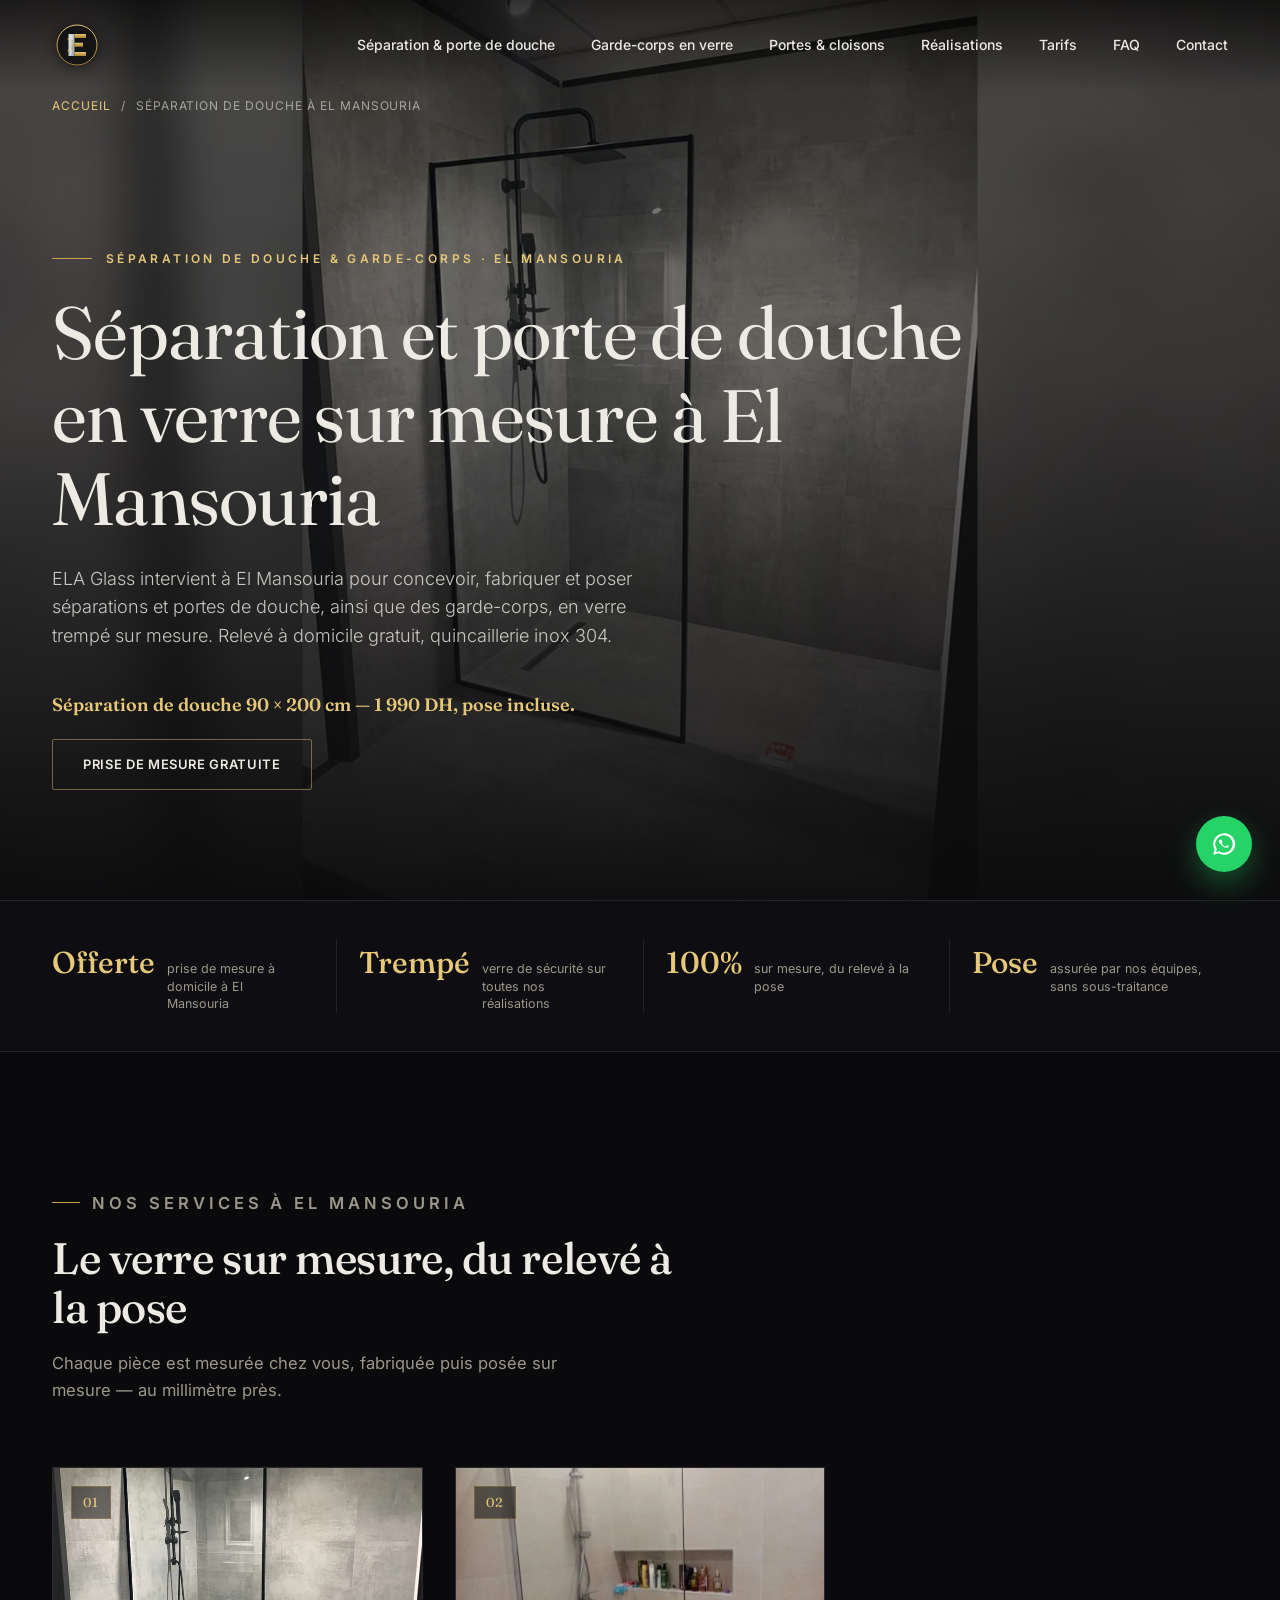
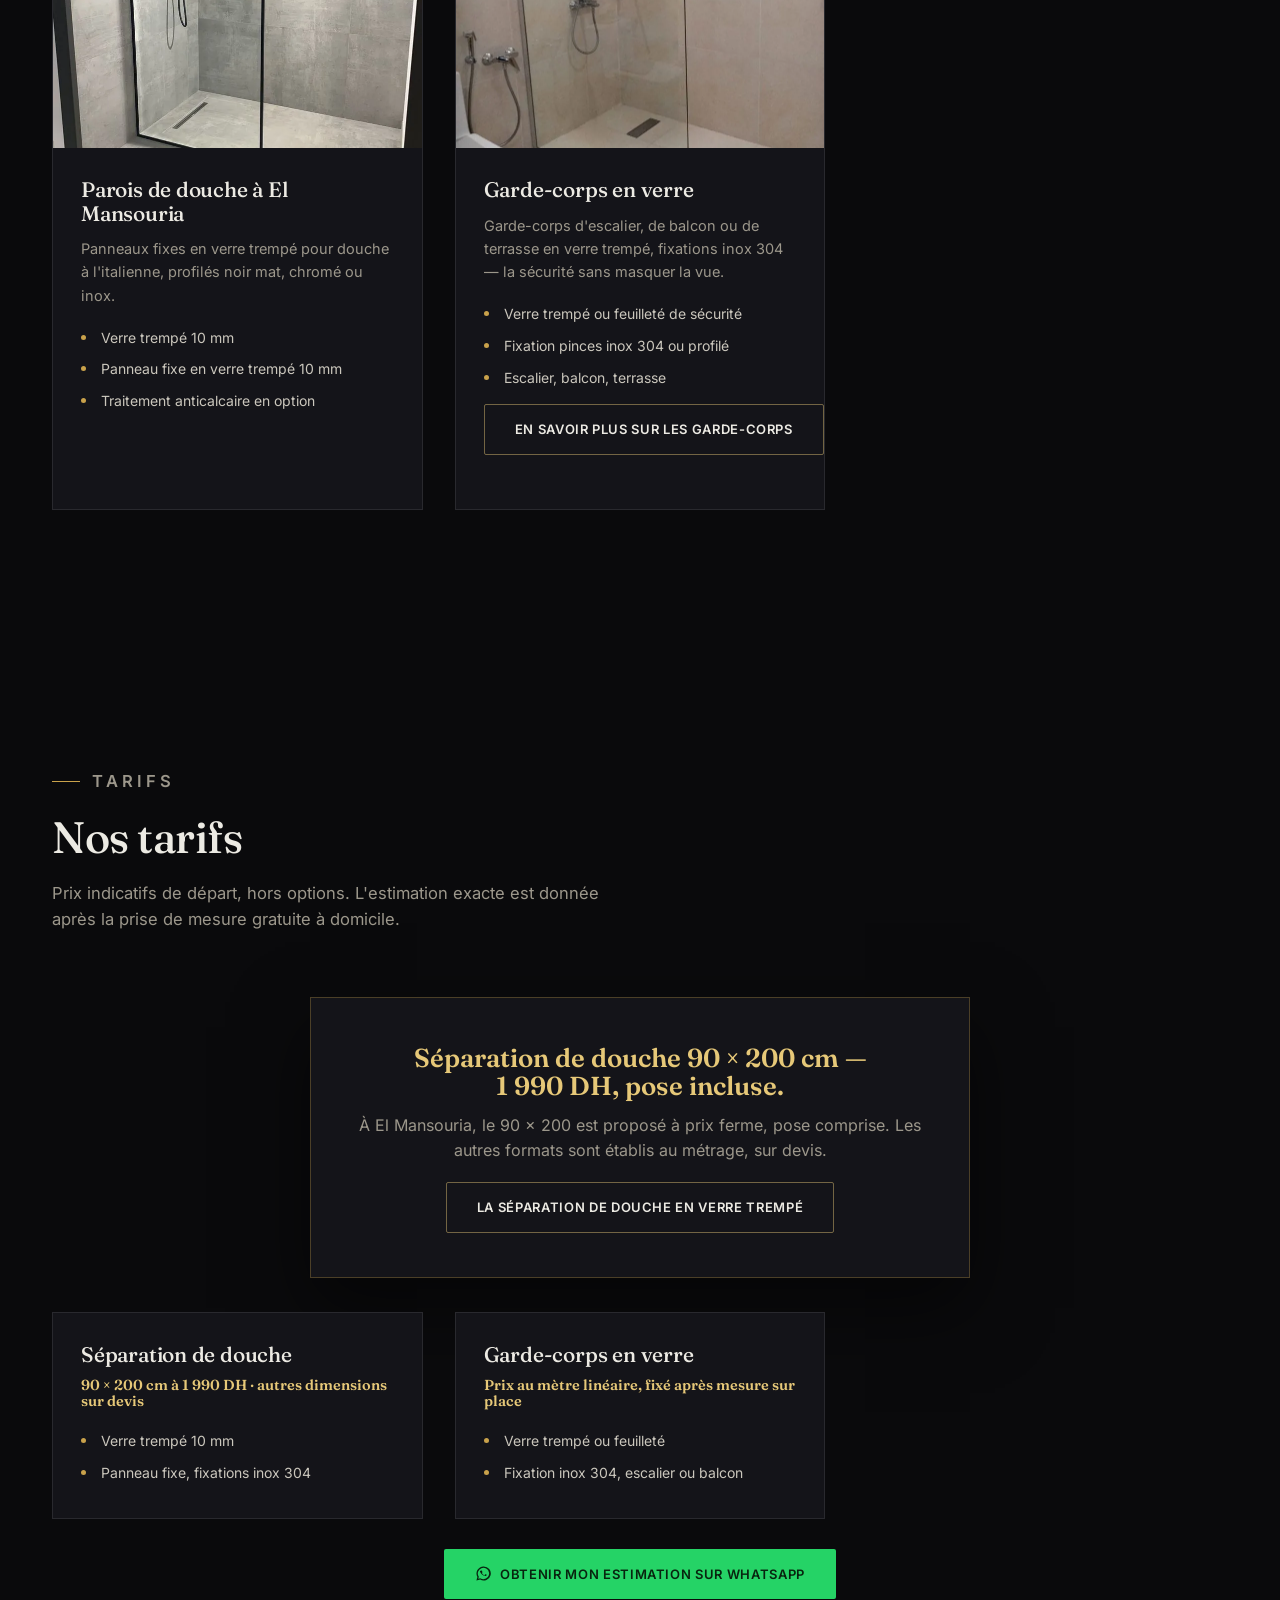
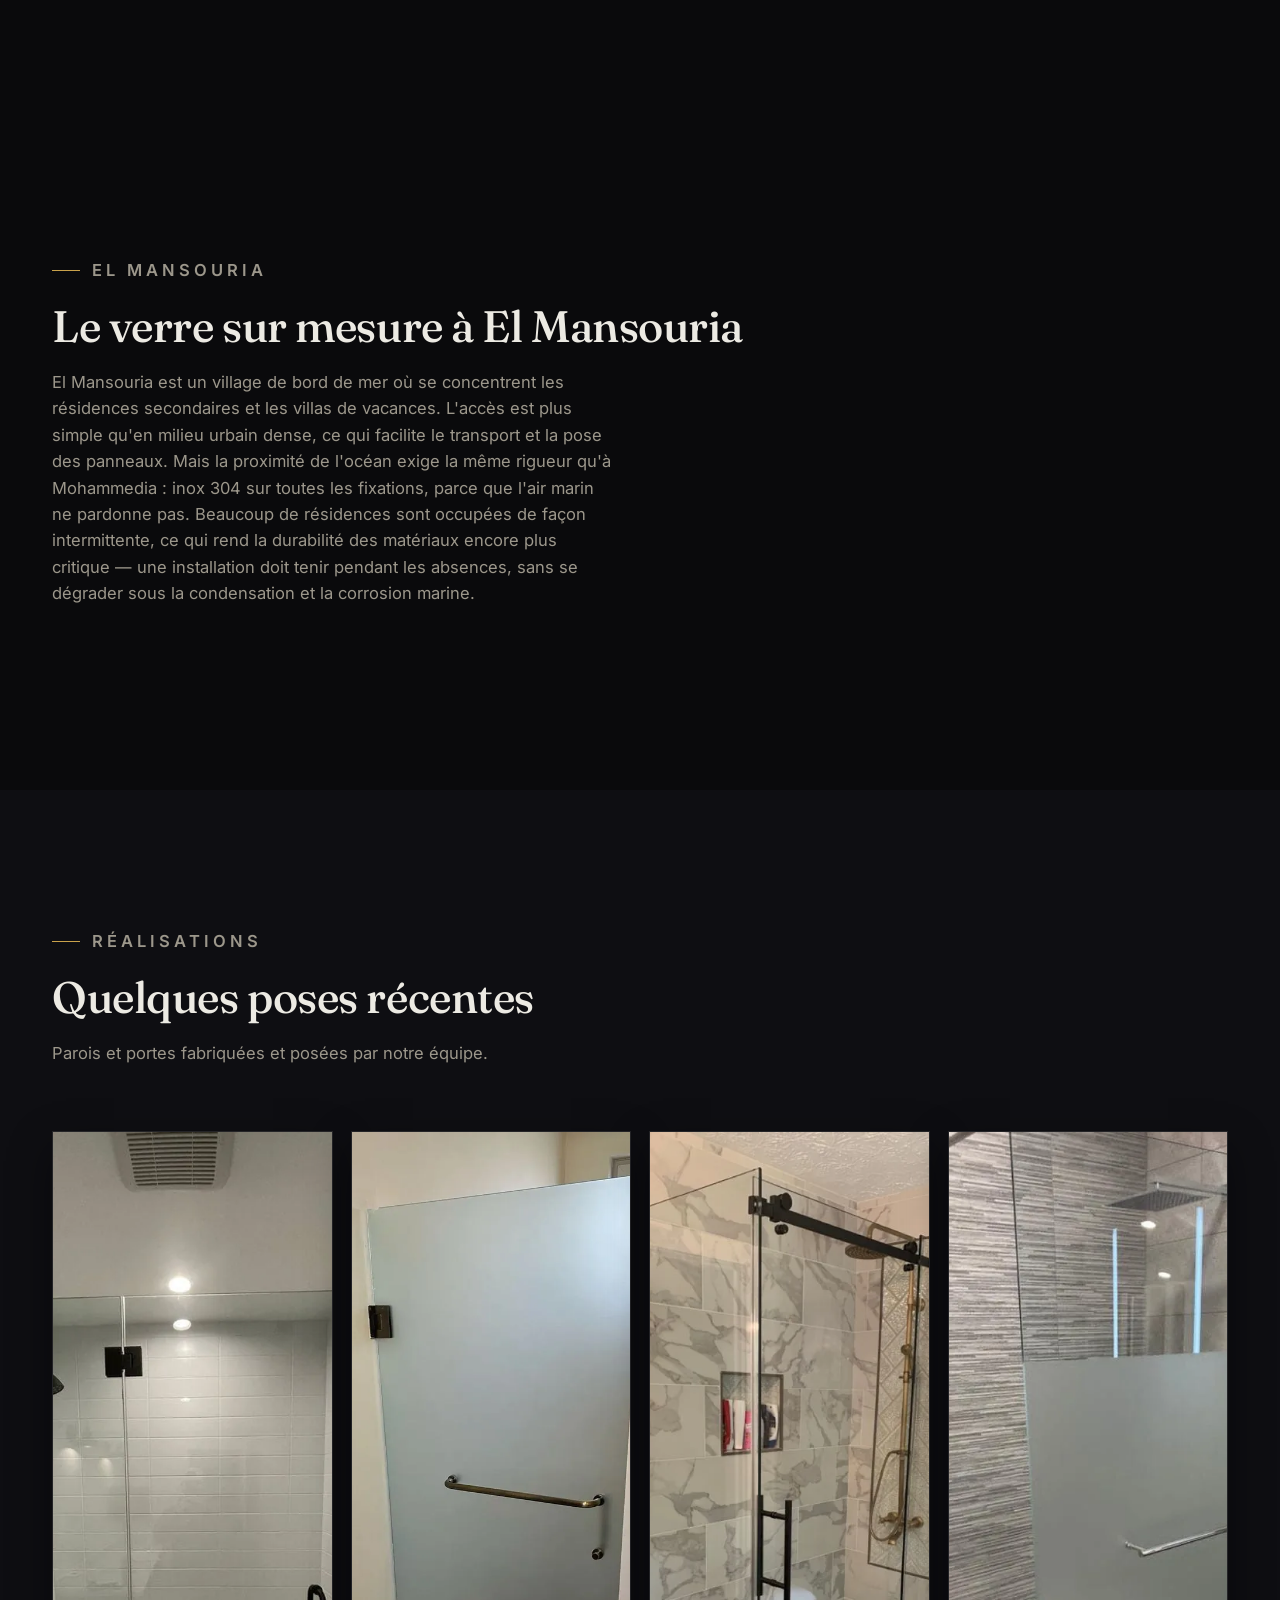
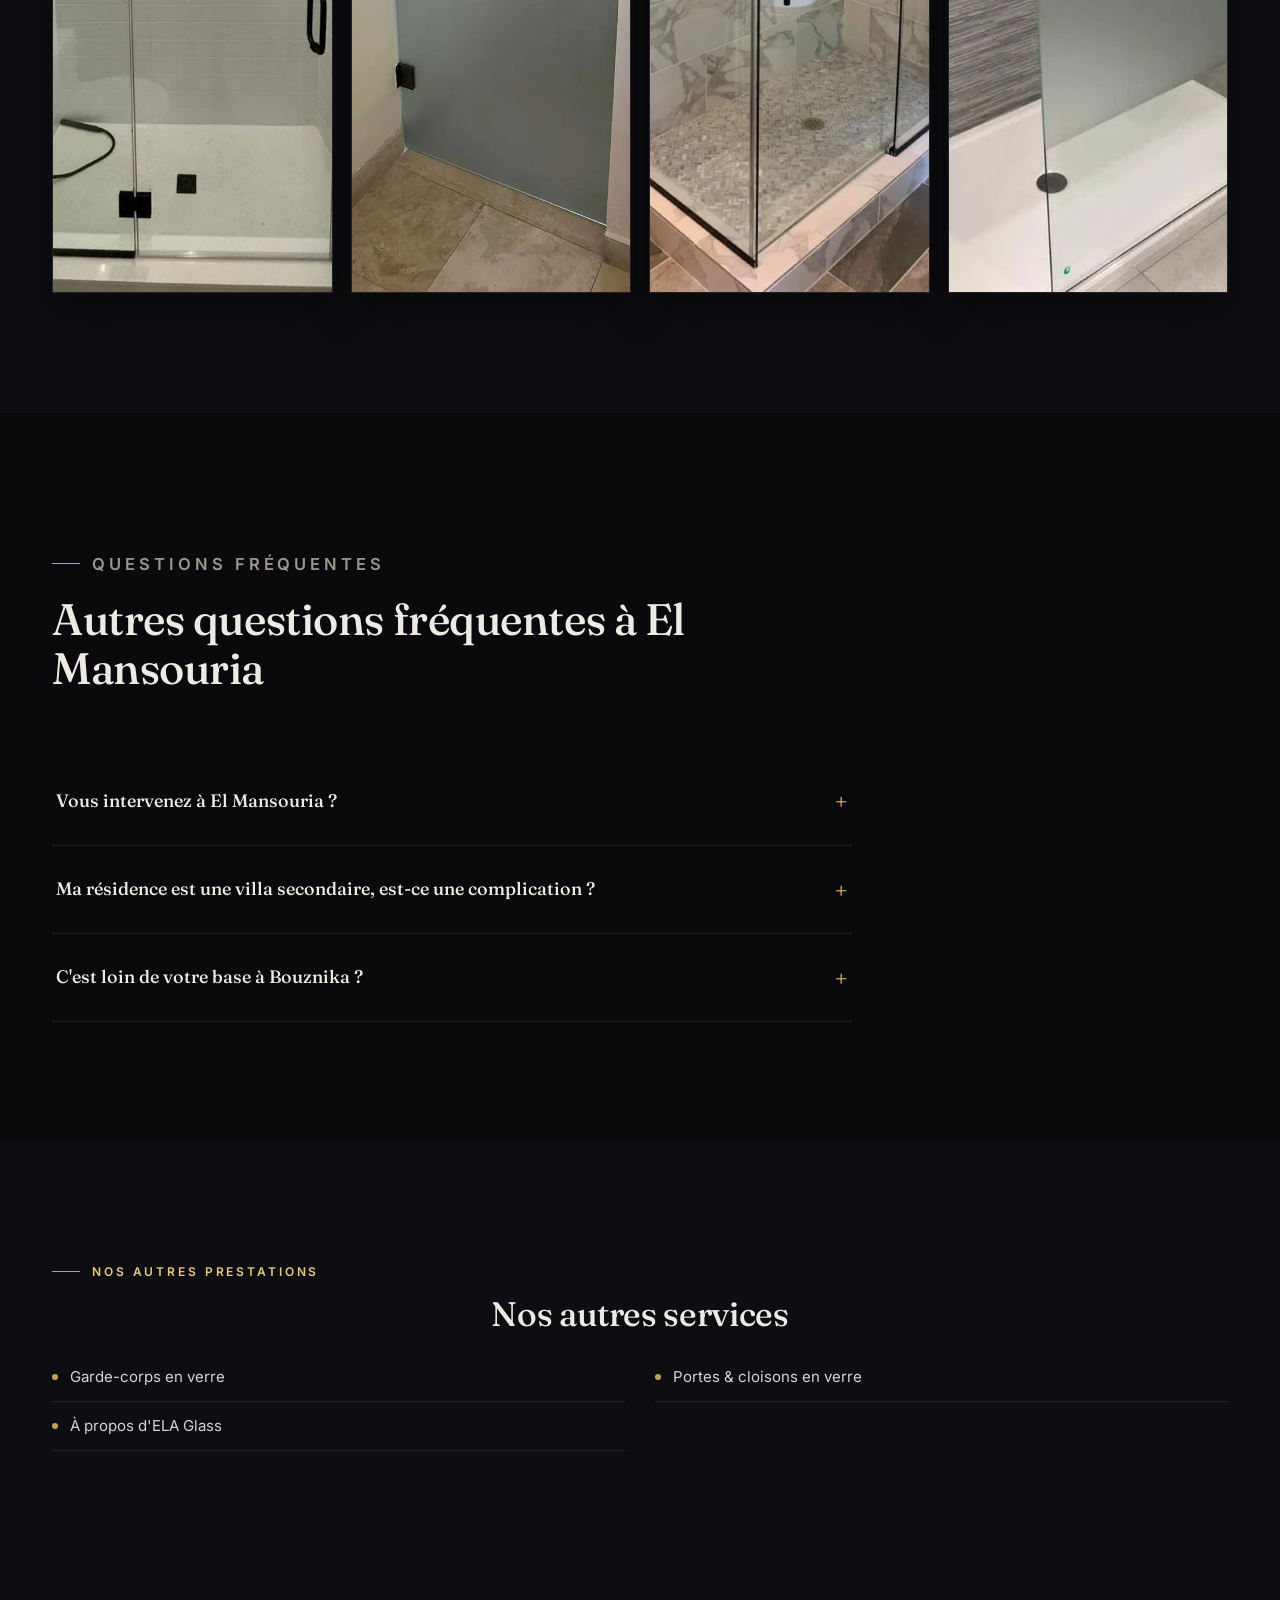
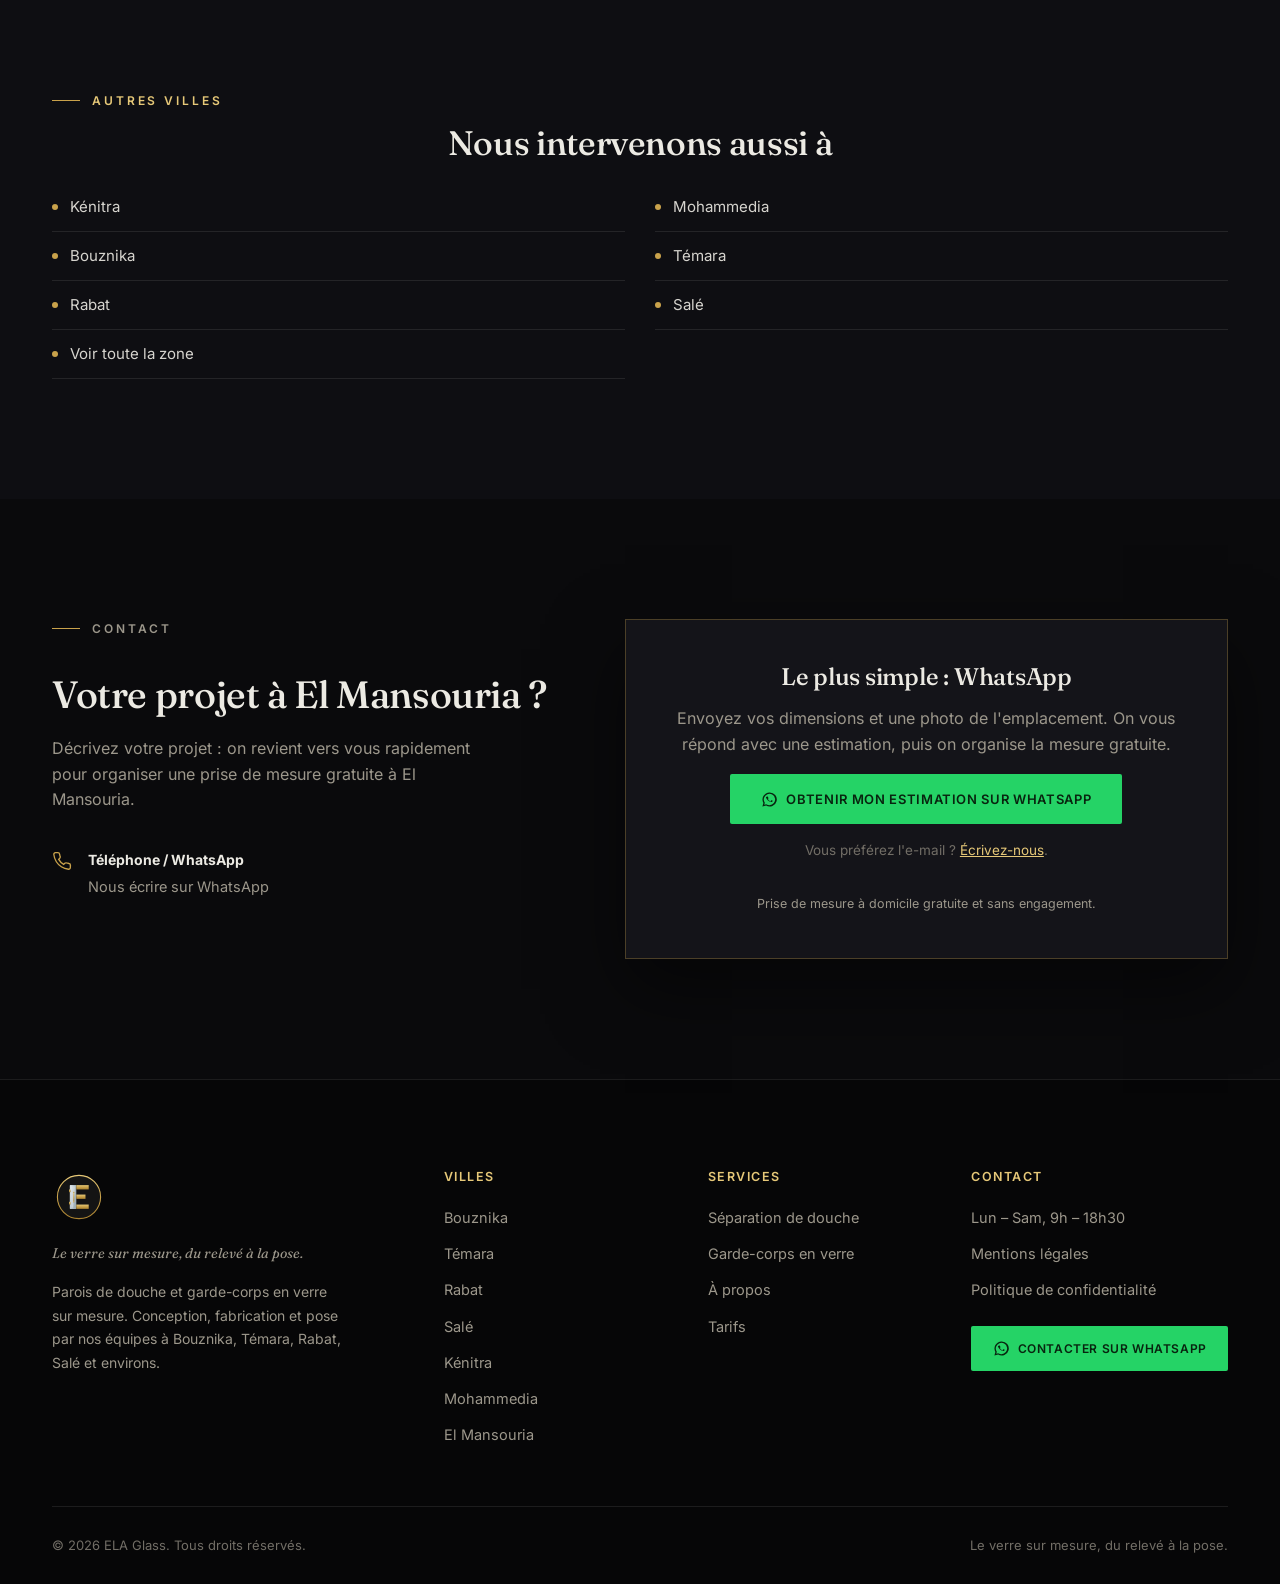
<file: paroi-douche-el-mansouria.html>
<!DOCTYPE html>
<html lang="fr">
<head>
<meta charset="UTF-8">
<link rel="preload" href="/assets/fonts/fraunces-normal.woff2" as="font" type="font/woff2" crossorigin>
<link rel="preload" href="/assets/fonts/inter.woff2" as="font" type="font/woff2" crossorigin>
<link rel="preload" as="image" href="/assets/images/hero-douche.webp" fetchpriority="high">
<meta name="viewport" content="width=device-width, initial-scale=1.0">
<title>Séparation de douche à El Mansouria — 1 990 DH, pose incluse</title>
<meta name="description" content="Séparation de douche 90 × 200 cm en verre trempé : 1 990 DH, pose incluse. Sur mesure à El Mansouria. Relevé gratuit, pose sous 72 h.">
<meta name="theme-color" content="#0A0A0C">
<link rel="canonical" href="https://elaglass.ma/paroi-douche-el-mansouria.html">
<meta property="og:type" content="website">
<meta property="og:title" content="Séparation de douche à El Mansouria — 1 990 DH, pose incluse">
<meta property="og:description" content="Séparation de douche 90 × 200 cm en verre trempé : 1 990 DH, pose incluse. Sur mesure à El Mansouria. Relevé gratuit, pose sous 72 h.">
<meta property="og:url" content="https://elaglass.ma/paroi-douche-el-mansouria.html">
<meta property="og:image" content="https://elaglass.ma/og-image-20260814.png?v=20260814">
<meta name="twitter:card" content="summary_large_image">
<meta name="twitter:image" content="https://elaglass.ma/og-image-20260814.png?v=20260814">
<link rel="stylesheet" href="/styles.css?v=20260813c">
<script type="application/ld+json">
{
  "@context": "https://schema.org",
  "@type": "LocalBusiness",
  "name": "ELA Glass — El Mansouria",
  "url": "https://elaglass.ma/paroi-douche-el-mansouria.html",
  "image": "https://elaglass.ma/assets/logo/logo-og.webp",
  "description": "Paroi de douche sur mesure à El Mansouria. Verre trempé 10 mm, inox 304. Relevé gratuit à domicile. Pose sous 72 h.",
  "priceRange": "$$",
  "areaServed": "El Mansouria",
  "telephone": "+212720889310",
  "openingHours": "Mo-Sa 09:00-18:30",
  "sameAs": [
    "https://www.instagram.com/ela_glass_maroc/",
    "https://www.facebook.com/share/14gHMujXns3/"
  ]
}
</script>
<script type="application/ld+json">
{
  "@context": "https://schema.org",
  "@type": "FAQPage",
  "mainEntity": [
    {
      "@type": "Question",
      "name": "Vous intervenez à El Mansouria ?",
      "acceptedAnswer": {
        "@type": "Answer",
        "text": "Oui. Bien que le village soit petit, nous y intervenons régulièrement. Le relevé de mesures est gratuit et sans engagement."
      }
    },
    {
      "@type": "Question",
      "name": "Ma résidence est une villa secondaire, est-ce une complication ?",
      "acceptedAnswer": {
        "@type": "Answer",
        "text": "Non. Nous intervenons aussi dans les résidences secondaires. L'installation doit juste être robuste pour supporter les périodes d'inoccupation et les variations de température. Le verre trempé 10 mm et l'inox 304 sont dimensionnés pour cela."
      }
    },
    {
      "@type": "Question",
      "name": "C'est loin de votre base à Bouznika ?",
      "acceptedAnswer": {
        "@type": "Answer",
        "text": "El Mansouria est proche du littoral où nous intervenons déjà — les délais restent les mêmes : relevé rapide, pose sous 72 heures maximum."
      }
    }
  ]
}
</script>
<script type="application/ld+json">
{
  "@context": "https://schema.org",
  "@type": "BreadcrumbList",
  "itemListElement": [
    {
      "@type": "ListItem",
      "position": 1,
      "name": "Accueil",
      "item": "https://elaglass.ma/"
    },
    {
      "@type": "ListItem",
      "position": 2,
      "name": "Séparation de douche à El Mansouria",
      "item": "https://elaglass.ma/paroi-douche-el-mansouria.html"
    }
  ]
}
</script>
<link rel="icon" href="/favicon.ico?v=20260814" sizes="any">
<link rel="icon" type="image/svg+xml" href="/favicon.svg?v=20260814">
<link rel="icon" type="image/png" sizes="48x48" href="/favicon-48x48.png?v=20260814">
<link rel="icon" type="image/png" sizes="32x32" href="/favicon-32x32.png?v=20260814">
<link rel="icon" type="image/png" sizes="16x16" href="/favicon-16x16.png?v=20260814">
<link rel="apple-touch-icon" href="/apple-touch-icon.png?v=20260814">
<link rel="manifest" href="/site.webmanifest">
</head>
<body>
<a href="#main" class="skip-link">Aller au contenu principal</a>
<header class="site-header" id="siteHeader"><nav class="nav" aria-label="Navigation principale"><a href="/index.html" class="brand" aria-label="ELA Glass — accueil"><img class="logo-light" src="/logo-elaglass.svg?v=20260814" alt="Elaglass" width="50" height="50" decoding="async"></a><ul class="nav-links" id="navLinks">
  <li class="nav-home"><a href="/">Accueil</a></li>

  <li class="nav-label">Prestations</li>
  <li class="nav-main"><a href="/separation-douche-verre.html">Séparation &amp; porte de douche</a></li>
  <li class="nav-main"><a href="/garde-corps-verre.html">Garde-corps en verre</a></li>
  <li class="nav-main"><a href="/portes-cloisons-verre.html">Portes &amp; cloisons</a></li>

  <li class="nav-label">Découvrir</li>
  <li class="nav-sec"><a href="/#realisations">Réalisations</a></li>
  <li class="nav-sec"><a href="/#tarifs">Tarifs</a></li>
  <li class="nav-sec nav-lite"><a href="/#processus">Processus</a></li>
  <li class="nav-sec"><a href="/#faq">FAQ</a></li>
  <li class="nav-sec nav-lite"><a href="/a-propos.html">À propos</a></li>
  <li class="nav-sec"><a href="/#contact">Contact</a></li>

  <li class="nav-label">Zones d'intervention</li>
  <li class="nav-zones">
    <ul class="nav-cities">
      <li class="nav-city"><a href="/paroi-douche-bouznika.html">Bouznika</a></li>
      <li class="nav-city"><a href="/paroi-douche-temara.html">Témara</a></li>
      <li class="nav-city"><a href="/paroi-douche-rabat.html">Rabat</a></li>
      <li class="nav-city"><a href="/paroi-douche-sale.html">Salé</a></li>
      <li class="nav-city"><a href="/paroi-douche-kenitra.html">Kénitra</a></li>
      <li class="nav-city"><a href="/paroi-douche-mohammedia.html">Mohammedia</a></li>
      <li class="nav-city"><a href="/paroi-douche-el-mansouria.html">El Mansouria</a></li>
    </ul>
  </li>

  <li class="nav-cta">
    <a class="nav-cta-btn" href="https://wa.me/212720889310?text=Bonjour%20ELA%20Glass%2C%20je%20souhaite%20un%20projet%20en%20verre%20sur%20mesure.%20Ma%20ville%20%3A%20" target="_blank" rel="noopener"><svg class="btn-ic" viewBox="0 0 24 24" fill="currentColor" aria-hidden="true"><path d="M12 2a10 10 0 0 0-8.6 15L2 22l5.2-1.4A10 10 0 1 0 12 2zm0 18a8 8 0 0 1-4.1-1.1l-.3-.2-3 .8.8-2.9-.2-.3A8 8 0 1 1 12 20zm4.4-6c-.2-.1-1.4-.7-1.6-.8s-.4-.1-.5.1-.6.8-.7 1-.3.2-.5.1a6.5 6.5 0 0 1-3.2-2.8c-.2-.4.2-.4.6-1.2.1-.1 0-.3 0-.4l-.7-1.7c-.2-.4-.4-.4-.5-.4h-.5a1 1 0 0 0-.7.3A3 3 0 0 0 7 8.5c0 1.3 1 2.6 1.1 2.8a10.5 10.5 0 0 0 4 3.6c1.4.6 2 .6 2.7.6a2.4 2.4 0 0 0 1.6-1.1 2 2 0 0 0 .1-1.1c0-.1-.2-.2-.4-.3z"/></svg>Prise de mesure gratuite</a>
    <span class="nav-cta-note">Réponse rapide · Lun–Sam, 9h–18h30</span>
  </li>
</ul><button class="burger" id="burger" aria-label="Ouvrir le menu" aria-expanded="false" aria-controls="navLinks"><span></span><span></span><span></span></button></nav><div class="nav-overlay" id="navOverlay"></div></header>
<main id="main">
<nav class="crumb" aria-label="Fil d'Ariane"><a href="/">Accueil</a><span aria-hidden="true">/</span><span aria-current="page">Séparation de douche à El Mansouria</span></nav>
<section class="hero" id="top"><div class="hero-inner"><p class="hero-tag">Séparation de douche &amp; garde-corps · El Mansouria</p><h1>Séparation et porte de douche en verre sur mesure à El Mansouria</h1><p class="hero-lede">ELA Glass intervient à El Mansouria pour concevoir, fabriquer et poser séparations et portes de douche, ainsi que des garde-corps, en verre trempé sur mesure. Relevé à domicile gratuit, quincaillerie inox 304.</p><p class="price" style="font-size:clamp(15px,2.1vw,18px);line-height:1.35;font-weight:600;margin:6px 0 22px;">Séparation de douche 90 × 200 cm — 1 990 DH, pose incluse.</p><div class="hero-actions"><a href="#contact" class="btn btn-ghost">Prise de mesure gratuite</a></div></div></section>
<section class="trust"><div class="trust-inner"><div class="trust-item"><span class="trust-num">Offerte</span><span class="trust-label">prise de mesure à domicile à El Mansouria</span></div><div class="trust-item"><span class="trust-num">Trempé</span><span class="trust-label">verre de sécurité sur toutes nos réalisations</span></div><div class="trust-item"><span class="trust-num">100%</span><span class="trust-label">sur mesure, du relevé à la pose</span></div><div class="trust-item"><span class="trust-num">Pose</span><span class="trust-label">assurée par nos équipes, sans sous-traitance</span></div></div></section>
<section class="section" id="services"><div class="wrap"><div class="section-head reveal"><p class="eyebrow">Nos services à El Mansouria</p><h2>Le verre sur mesure, du relevé à la pose</h2><p>Chaque pièce est mesurée chez vous, fabriquée puis posée sur mesure — au millimètre près.</p></div><div class="services-grid"><article class="service-card reveal"><div class="service-media"><picture><source type="image/webp" srcset="assets/images/douche-italienne-cadre-noir.webp"><img src="assets/images/douche-italienne-cadre-noir.jpg" alt="Paroi de douche sur mesure à El Mansouria" loading="lazy" width="736" height="981" decoding="async"></picture><span class="service-num">01</span></div><div class="service-body"><h3>Parois de douche à El Mansouria</h3><p>Panneaux fixes en verre trempé pour douche à l'italienne, profilés noir mat, chromé ou inox.</p><ul class="service-list"><li>Verre trempé 10 mm</li><li>Panneau fixe en verre trempé 10 mm</li><li>Traitement anticalcaire en option</li></ul></div></article><article class="service-card reveal"><div class="service-media"><picture><source type="image/webp" srcset="assets/images/paroi-fixe-transparente-beige.webp"><img src="assets/images/paroi-fixe-transparente-beige.jpg" alt="Séparation de douche en verre trempé, panneau fixe transparent — ELA Glass El Mansouria" loading="lazy" width="736" height="981" decoding="async"></picture><span class="service-num">02</span></div><div class="service-body"><h3>Garde-corps en verre</h3><p>Garde-corps d'escalier, de balcon ou de terrasse en verre trempé, fixations inox 304 — la sécurité sans masquer la vue.</p><ul class="service-list"><li>Verre trempé ou feuilleté de sécurité</li><li>Fixation pinces inox 304 ou profilé</li><li>Escalier, balcon, terrasse</li></ul><p style="margin-top:16px;"><a class="btn btn-ghost" href="/garde-corps-verre.html">En savoir plus sur les garde-corps</a></p></div></article></div></div></section>
<section class="section" id="tarifs"><div class="wrap"><div class="section-head reveal"><p class="eyebrow">Tarifs</p><h2>Nos tarifs</h2><p>Prix indicatifs de départ, hors options. L'estimation exacte est donnée après la prise de mesure gratuite à domicile.</p></div><div class="form-card reveal" style="text-align:center;max-width:660px;margin:0 auto 34px;"><p class="price"><strong>Séparation de douche 90 × 200 cm — 1 990 DH, pose incluse.</strong></p><p style="margin:10px 0 18px;">À El Mansouria, le 90 × 200 est proposé à prix ferme, pose comprise. Les autres formats sont établis au métrage, sur devis.</p><a href="/separation-douche-verre.html" class="btn btn-ghost">La séparation de douche en verre trempé</a></div><div class="services-grid"><article class="service-card reveal"><div class="service-body"><h3>Séparation de douche</h3><p class="price"><strong>90 × 200 cm à 1 990 DH · autres dimensions sur devis</strong></p><ul class="service-list"><li>Verre trempé 10 mm</li><li>Panneau fixe, fixations inox 304</li></ul></div></article><article class="service-card reveal"><div class="service-body"><h3>Garde-corps en verre</h3><p class="price"><strong>Prix au mètre linéaire, fixé après mesure sur place</strong></p><ul class="service-list"><li>Verre trempé ou feuilleté</li><li>Fixation inox 304, escalier ou balcon</li></ul></div></article></div><div style="text-align:center;margin-top:30px;"><a href="https://wa.me/212720889310?text=Bonjour%20ELA%20Glass%2C%20je%20suis%20%C3%A0%20El%20Mansouria.%20Mon%20projet%20%3A%20" class="btn btn-whatsapp" target="_blank" rel="noopener"><svg class="btn-ic" viewBox="0 0 24 24" fill="currentColor" aria-hidden="true"><path d="M12 2a10 10 0 0 0-8.6 15L2 22l5.2-1.4A10 10 0 1 0 12 2zm0 18a8 8 0 0 1-4.1-1.1l-.3-.2-3 .8.8-2.9-.2-.3A8 8 0 1 1 12 20zm4.4-6c-.2-.1-1.4-.7-1.6-.8s-.4-.1-.5.1-.6.8-.7 1-.3.2-.5.1a6.5 6.5 0 0 1-3.2-2.8c-.2-.4.2-.4.6-1.2.1-.1 0-.3 0-.4l-.7-1.7c-.2-.4-.4-.4-.5-.4h-.5a1 1 0 0 0-.7.3A3 3 0 0 0 7 8.5c0 1.3 1 2.6 1.1 2.8a10.5 10.5 0 0 0 4 3.6c1.4.6 2 .6 2.7.6a2.4 2.4 0 0 0 1.6-1.1 2 2 0 0 0 .1-1.1c0-.1-.2-.2-.4-.3z"/></svg>Obtenir mon estimation sur WhatsApp</a></div></div></section>
<section class="section" id="local"><div class="wrap"><div class="section-head reveal" style="max-width:760px;"><p class="eyebrow">El Mansouria</p><h2>Le verre sur mesure à El Mansouria</h2><p>El Mansouria est un village de bord de mer où se concentrent les résidences secondaires et les villas de vacances. L'accès est plus simple qu'en milieu urbain dense, ce qui facilite le transport et la pose des panneaux. Mais la proximité de l'océan exige la même rigueur qu'à Mohammedia : inox 304 sur toutes les fixations, parce que l'air marin ne pardonne pas. Beaucoup de résidences sont occupées de façon intermittente, ce qui rend la durabilité des matériaux encore plus critique — une installation doit tenir pendant les absences, sans se dégrader sous la condensation et la corrosion marine.</p></div></div></section>
<section class="section gallery-band" id="realisations"><div class="wrap"><div class="section-head reveal"><p class="eyebrow">Réalisations</p><h2>Quelques poses récentes</h2><p>Parois et portes fabriquées et posées par notre équipe.</p></div><div class="masonry"><figure class="item reveal"><picture><source type="image/webp" srcset="assets/images/cabine-battante-noir-metro.webp"><img src="assets/images/cabine-battante-noir-metro.jpg" alt="Cabine de douche verre clair, quincaillerie noire — ELA Glass" loading="lazy" width="736" height="981" decoding="async"></picture></figure><figure class="item reveal"><picture><source type="image/webp" srcset="assets/images/porte-verre-depoli-vert.webp"><img src="assets/images/porte-verre-depoli-vert.jpg" alt="Porte en verre dépoli sur pivot — ELA Glass" loading="lazy" width="736" height="1308" decoding="async"></picture></figure><figure class="item reveal"><picture><source type="image/webp" srcset="assets/images/cabine-angle-coulissante-marbre.webp"><img src="assets/images/cabine-angle-coulissante-marbre.jpg" alt="Cabine d'angle coulissante, profilé noir — ELA Glass" loading="lazy" width="736" height="981" decoding="async"></picture></figure><figure class="item reveal"><picture><source type="image/webp" srcset="assets/images/paroi-depoli-chrome.webp"><img src="assets/images/paroi-depoli-chrome.jpg" alt="Paroi de douche bandeau dépoli, finition chromée — ELA Glass" loading="lazy" width="736" height="981" decoding="async"></picture></figure></div></div></section>
<section class="section" id="faq"><div class="wrap"><div class="section-head reveal"><p class="eyebrow">Questions fréquentes</p><h2>Autres questions fréquentes à El Mansouria</h2></div><div class="faq-wrap"><details class="faq-item reveal"><summary>Vous intervenez à El Mansouria ?</summary><div class="faq-body">Oui. Bien que le village soit petit, nous y intervenons régulièrement. Le relevé de mesures est gratuit et sans engagement.</div></details><details class="faq-item reveal"><summary>Ma résidence est une villa secondaire, est-ce une complication ?</summary><div class="faq-body">Non. Nous intervenons aussi dans les résidences secondaires. L'installation doit juste être robuste pour supporter les périodes d'inoccupation et les variations de température. Le verre trempé 10 mm et l'inox 304 sont dimensionnés pour cela.</div></details><details class="faq-item reveal"><summary>C'est loin de votre base à Bouznika ?</summary><div class="faq-body">El Mansouria est proche du littoral où nous intervenons déjà — les délais restent les mêmes : relevé rapide, pose sous 72 heures maximum.</div></details></div></div></section>
<section class="section zone-section" id="autres-prestations-el-mansouria"><div class="wrap"><div class="reveal" style="text-align:center;"><p class="eyebrow">Nos autres prestations</p><h2 style="margin-top:14px;font-size:clamp(24px,3vw,34px);">Nos autres services</h2><div class="zone-list" style="justify-content:center;margin-top:20px;"><div><a href="/garde-corps-verre.html">Garde-corps en verre</a></div><div><a href="/portes-cloisons-verre.html">Portes &amp; cloisons en verre</a></div><div><a href="/a-propos.html">À propos d'ELA Glass</a></div></div></div></div></section>
<section class="section zone-section"><div class="wrap"><div class="reveal" style="text-align:center;"><p class="eyebrow">Autres villes</p><h2 style="margin-top:14px;font-size:clamp(24px,3vw,34px);">Nous intervenons aussi à</h2><div class="zone-list" style="justify-content:center;margin-top:20px;"><div><a href="/paroi-douche-kenitra.html">Kénitra</a></div><div><a href="/paroi-douche-mohammedia.html">Mohammedia</a></div><div><a href="/paroi-douche-bouznika.html">Bouznika</a></div><div><a href="/paroi-douche-temara.html">Témara</a></div><div><a href="/paroi-douche-rabat.html">Rabat</a></div><div><a href="/paroi-douche-sale.html">Salé</a></div><div><a href="/index.html">Voir toute la zone</a></div></div></div></div></section>
<section class="section" id="contact"><div class="wrap"><div class="contact-grid"><div class="contact-info reveal"><p class="eyebrow">Contact</p><h2>Votre projet à El Mansouria ?</h2><p>Décrivez votre projet : on revient vers vous rapidement pour organiser une prise de mesure gratuite à El Mansouria.</p><div class="contact-detail"><svg class="ic" width="20" height="20" viewBox="0 0 24 24" fill="none" stroke="currentColor" stroke-width="1.6" aria-hidden="true"><path d="M22 16.9v3a2 2 0 0 1-2.2 2 19.8 19.8 0 0 1-8.6-3 19.5 19.5 0 0 1-6-6 19.8 19.8 0 0 1-3-8.7A2 2 0 0 1 4.1 2h3a2 2 0 0 1 2 1.7c.1 1 .4 2 .7 3a2 2 0 0 1-.5 2.1L8 10.1a16 16 0 0 0 6 6l1.3-1.3a2 2 0 0 1 2.1-.5c1 .3 2 .5 3 .7a2 2 0 0 1 1.7 2z"/></svg><div><strong>Téléphone / WhatsApp</strong><span><a href="https://wa.me/212720889310?text=Bonjour%20ELA%20Glass%2C%20je%20suis%20%C3%A0%20El%20Mansouria.%20Mon%20projet%20%3A%20" target="_blank" rel="noopener">Nous écrire sur WhatsApp</a></span></div></div></div><div class="form-card reveal" style="display:flex;flex-direction:column;justify-content:center;gap:16px;text-align:center;"><h3 style="font-family:'Fraunces',serif;font-weight:500;font-size:24px;margin:0;">Le plus simple : WhatsApp</h3><p style="margin:0;">Envoyez vos dimensions et une photo de l'emplacement. On vous répond avec une estimation, puis on organise la mesure gratuite.</p><a href="https://wa.me/212720889310?text=Bonjour%20ELA%20Glass%2C%20je%20suis%20%C3%A0%20El%20Mansouria.%20Mon%20projet%20%3A%20" class="btn btn-whatsapp" target="_blank" rel="noopener" style="align-self:center;"><svg class="btn-ic" viewBox="0 0 24 24" fill="currentColor" aria-hidden="true"><path d="M12 2a10 10 0 0 0-8.6 15L2 22l5.2-1.4A10 10 0 1 0 12 2zm0 18a8 8 0 0 1-4.1-1.1l-.3-.2-3 .8.8-2.9-.2-.3A8 8 0 1 1 12 20zm4.4-6c-.2-.1-1.4-.7-1.6-.8s-.4-.1-.5.1-.6.8-.7 1-.3.2-.5.1a6.5 6.5 0 0 1-3.2-2.8c-.2-.4.2-.4.6-1.2.1-.1 0-.3 0-.4l-.7-1.7c-.2-.4-.4-.4-.5-.4h-.5a1 1 0 0 0-.7.3A3 3 0 0 0 7 8.5c0 1.3 1 2.6 1.1 2.8a10.5 10.5 0 0 0 4 3.6c1.4.6 2 .6 2.7.6a2.4 2.4 0 0 0 1.6-1.1 2 2 0 0 0 .1-1.1c0-.1-.2-.2-.4-.3z"/></svg>Obtenir mon estimation sur WhatsApp</a><p style="margin:0;font-size:13.5px;color:var(--muted-2);">Vous préférez l'e-mail ? <a href="mailto:elaglass10@gmail.com?subject=Projet%20verre%20sur%20mesure&body=Bonjour%2C%0A%0AMa%20ville%20%3A%20%0AMon%20projet%20%3A%20%0ADimensions%20approximatives%20%3A%20%0A" style="color:var(--gold-light);text-decoration:underline;">Écrivez-nous</a>.</p>
        <p class="form-note">Prise de mesure à domicile gratuite et sans engagement.</p></div></div></div></section>
</main>
<footer class="site-footer"><div class="wrap"><div class="footer-grid"><div><div class="footer-brand"><img src="/logo-elaglass.svg?v=20260814" alt="Elaglass" width="54" height="54" loading="lazy" decoding="async"></div><p class="footer-slogan">Le verre sur mesure, du relevé à la pose.</p><p>Parois de douche et garde-corps en verre sur mesure. Conception, fabrication et pose par nos équipes à Bouznika, Témara, Rabat, Salé et environs.</p></div><div class="footer-col"><h5>Villes</h5><ul><li><a href="/paroi-douche-bouznika.html">Bouznika</a></li><li><a href="/paroi-douche-temara.html">Témara</a></li><li><a href="/paroi-douche-rabat.html">Rabat</a></li><li><a href="/paroi-douche-sale.html">Salé</a></li><li><a href="/paroi-douche-kenitra.html">Kénitra</a></li><li><a href="/paroi-douche-mohammedia.html">Mohammedia</a></li><li><a href="/paroi-douche-el-mansouria.html">El Mansouria</a></li></ul></div><div class="footer-col"><h5>Services</h5><ul><li><a href="/separation-douche-verre.html">Séparation de douche</a></li><li><a href="/garde-corps-verre.html">Garde-corps en verre</a></li><li><a href="/a-propos.html">À propos</a></li><li><a href="#tarifs">Tarifs</a></li></ul></div><div class="footer-col"><h5>Contact</h5><ul><li><span class="footer-link">Lun – Sam, 9h – 18h30</span></li><li><a href="/mentions-legales.html">Mentions légales</a></li><li><a href="/politique-confidentialite.html">Politique de confidentialité</a></li></ul><a href="https://wa.me/212720889310?text=Bonjour%20ELA%20Glass%2C%20je%20suis%20%C3%A0%20El%20Mansouria.%20Mon%20projet%20%3A%20" class="btn btn-whatsapp footer-wa" target="_blank" rel="noopener"><svg class="btn-ic" viewBox="0 0 24 24" fill="currentColor" aria-hidden="true"><path d="M12 2a10 10 0 0 0-8.6 15L2 22l5.2-1.4A10 10 0 1 0 12 2zm0 18a8 8 0 0 1-4.1-1.1l-.3-.2-3 .8.8-2.9-.2-.3A8 8 0 1 1 12 20zm4.4-6c-.2-.1-1.4-.7-1.6-.8s-.4-.1-.5.1-.6.8-.7 1-.3.2-.5.1a6.5 6.5 0 0 1-3.2-2.8c-.2-.4.2-.4.6-1.2.1-.1 0-.3 0-.4l-.7-1.7c-.2-.4-.4-.4-.5-.4h-.5a1 1 0 0 0-.7.3A3 3 0 0 0 7 8.5c0 1.3 1 2.6 1.1 2.8a10.5 10.5 0 0 0 4 3.6c1.4.6 2 .6 2.7.6a2.4 2.4 0 0 0 1.6-1.1 2 2 0 0 0 .1-1.1c0-.1-.2-.2-.4-.3z"/></svg>Contacter sur WhatsApp</a></div></div><div class="footer-bottom"><span>© <span id="year">2026</span> ELA Glass. Tous droits réservés.</span><span>Le verre sur mesure, du relevé à la pose.</span></div></div></footer>
<a href="https://wa.me/212720889310?text=Bonjour%20ELA%20Glass%2C%20je%20suis%20%C3%A0%20El%20Mansouria.%20Mon%20projet%20%3A%20" class="wa-float" target="_blank" rel="noopener" aria-label="Nous écrire sur WhatsApp"><svg width="26" height="26" viewBox="0 0 24 24" fill="#fff" aria-hidden="true"><path d="M12 2a10 10 0 0 0-8.6 15L2 22l5.2-1.4A10 10 0 1 0 12 2zm0 18a8 8 0 0 1-4.1-1.1l-.3-.2-3 .8.8-2.9-.2-.3A8 8 0 1 1 12 20zm4.4-6c-.2-.1-1.4-.7-1.6-.8s-.4-.1-.5.1-.6.8-.7 1-.3.2-.5.1a6.5 6.5 0 0 1-3.2-2.8c-.2-.4.2-.4.6-1.2.1-.1 0-.3 0-.4l-.7-1.7c-.2-.4-.4-.4-.5-.4h-.5a1 1 0 0 0-.7.3A3 3 0 0 0 7 8.5c0 1.3 1 2.6 1.1 2.8a10.5 10.5 0 0 0 4 3.6c1.4.6 2 .6 2.7.6a2.4 2.4 0 0 0 1.6-1.1 2 2 0 0 0 .1-1.1c0-.1-.2-.2-.4-.3z"/></svg></a>
<button class="to-top" id="toTop" aria-label="Retour en haut"><svg width="18" height="18" viewBox="0 0 24 24" fill="none" stroke="currentColor" stroke-width="1.8" aria-hidden="true"><path d="M12 19V5"/><path d="M5 12l7-7 7 7"/></svg></button>
<script src="script.js" defer></script>
<!-- Google Analytics 4 (chargement differe pour ne pas degrader les performances) -->
<script>
  window.dataLayer = window.dataLayer || [];
  function gtag(){dataLayer.push(arguments);}
  gtag('js', new Date());
  gtag('config', 'G-5GYW4J0R35');
  (function(){
    var loaded = false;
    function loadGA4(){
      if (loaded) return;
      loaded = true;
      var s = document.createElement('script');
      s.async = true;
      s.src = 'https://www.googletagmanager.com/gtag/js?id=G-5GYW4J0R35';
      document.head.appendChild(s);
    }
    var evts = ['scroll','mousemove','touchstart','keydown','click'];
    evts.forEach(function(e){ window.addEventListener(e, loadGA4, { once: true, passive: true }); });
    if (document.readyState === 'complete') { setTimeout(loadGA4, 3000); }
    else { window.addEventListener('load', function(){ setTimeout(loadGA4, 3000); }); }
  })();
</script>
</body>
</html>
</file>
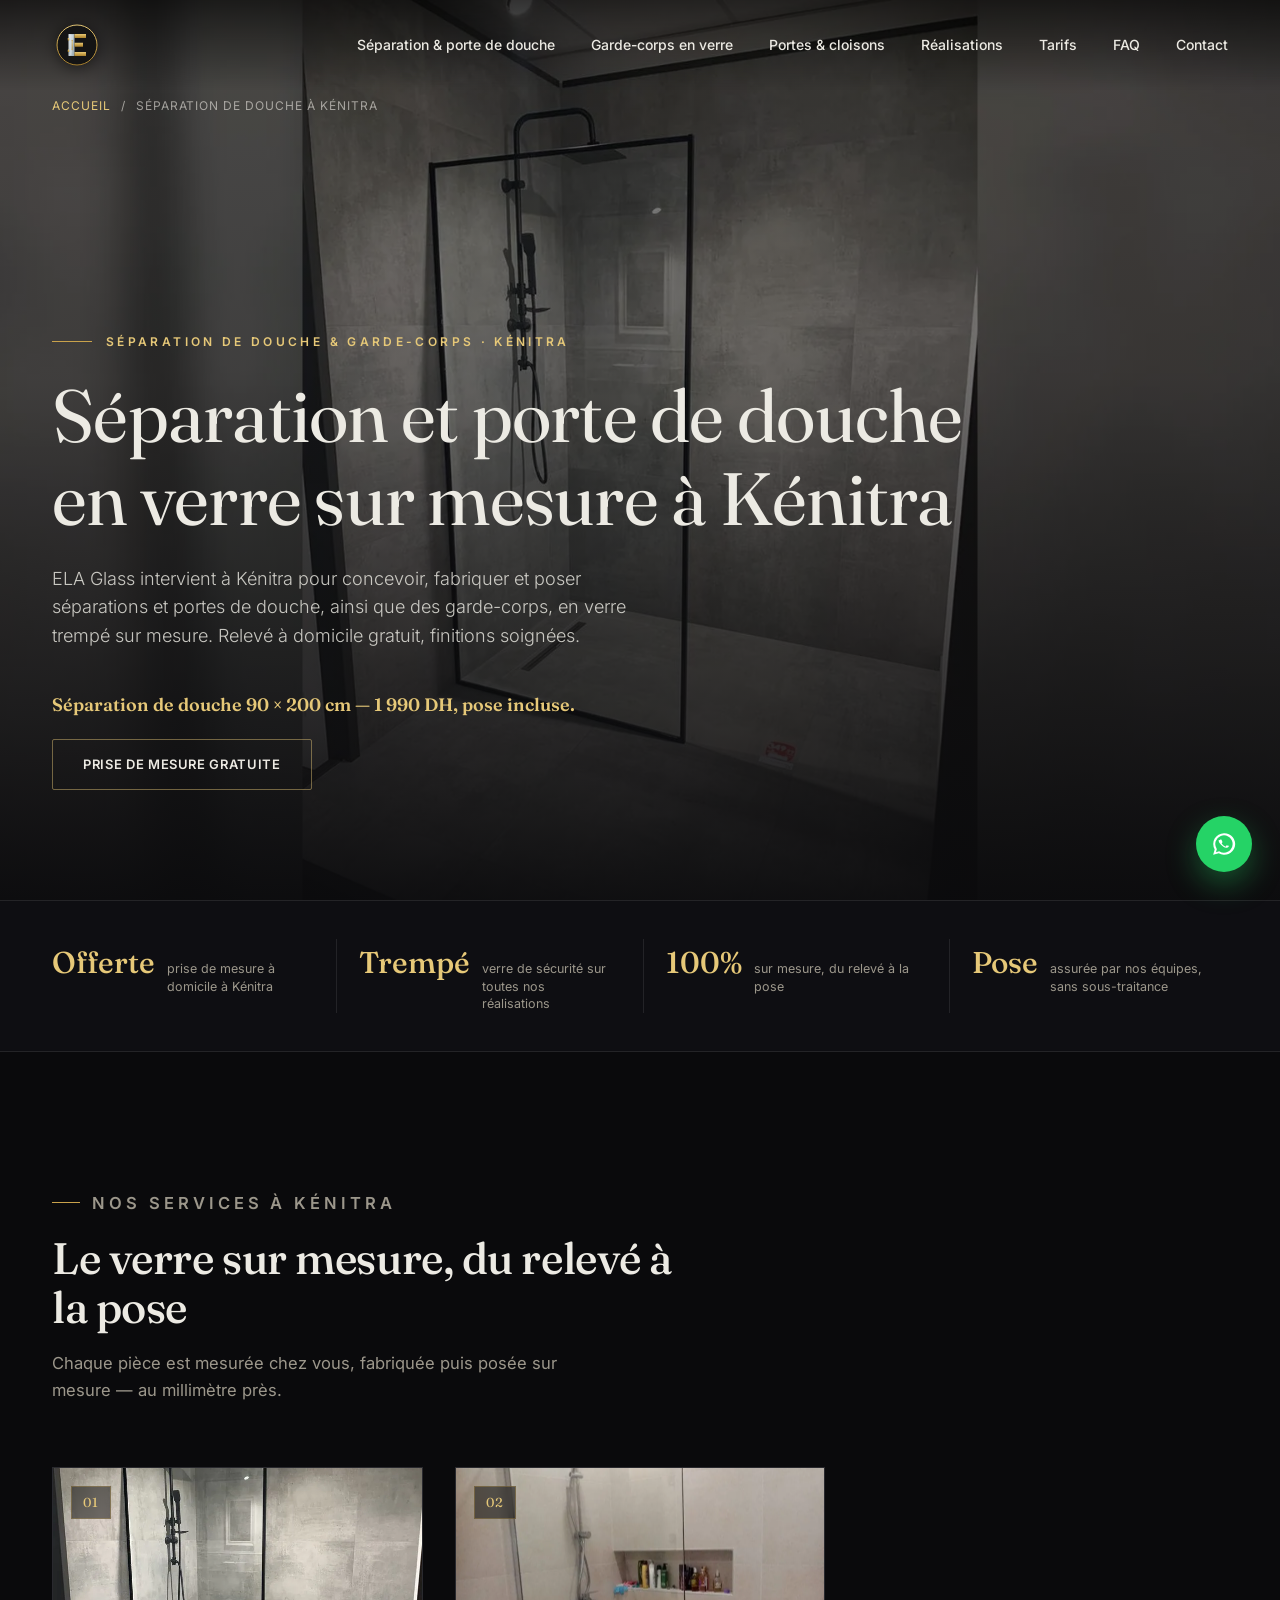
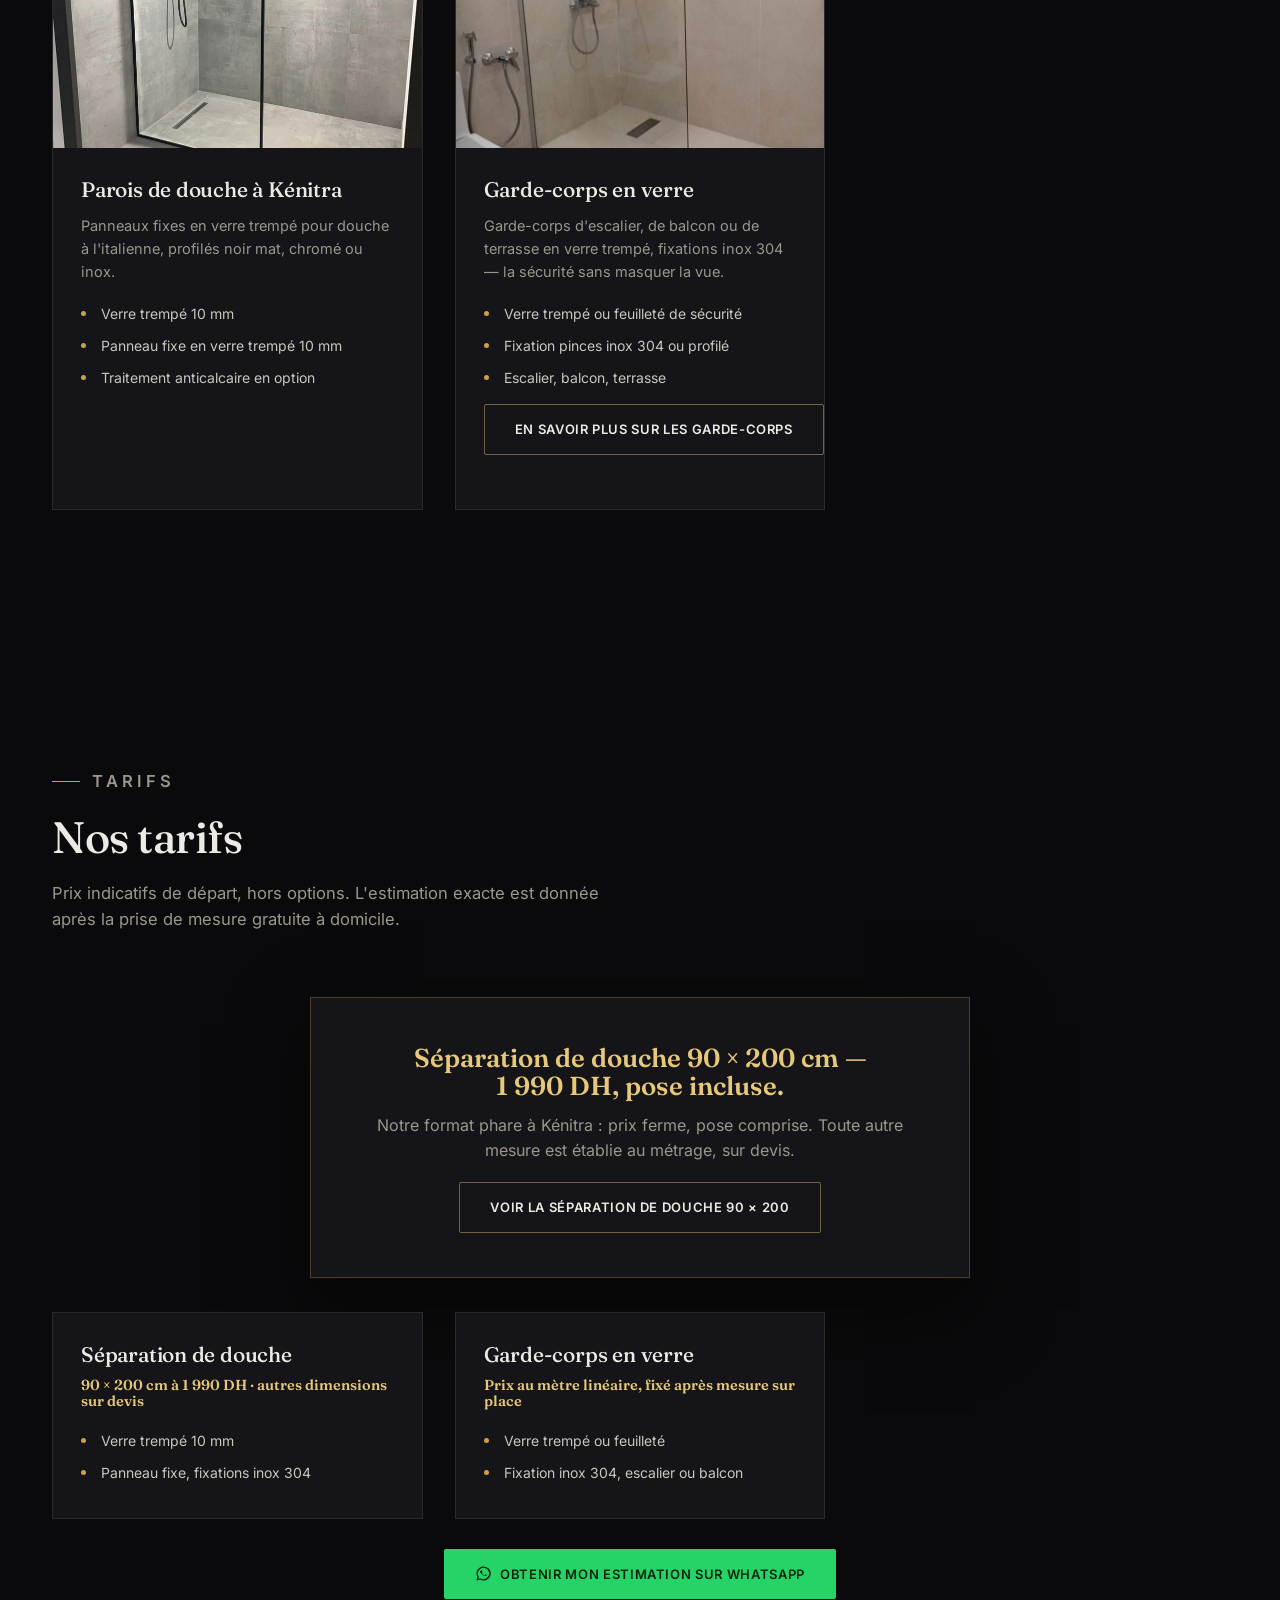
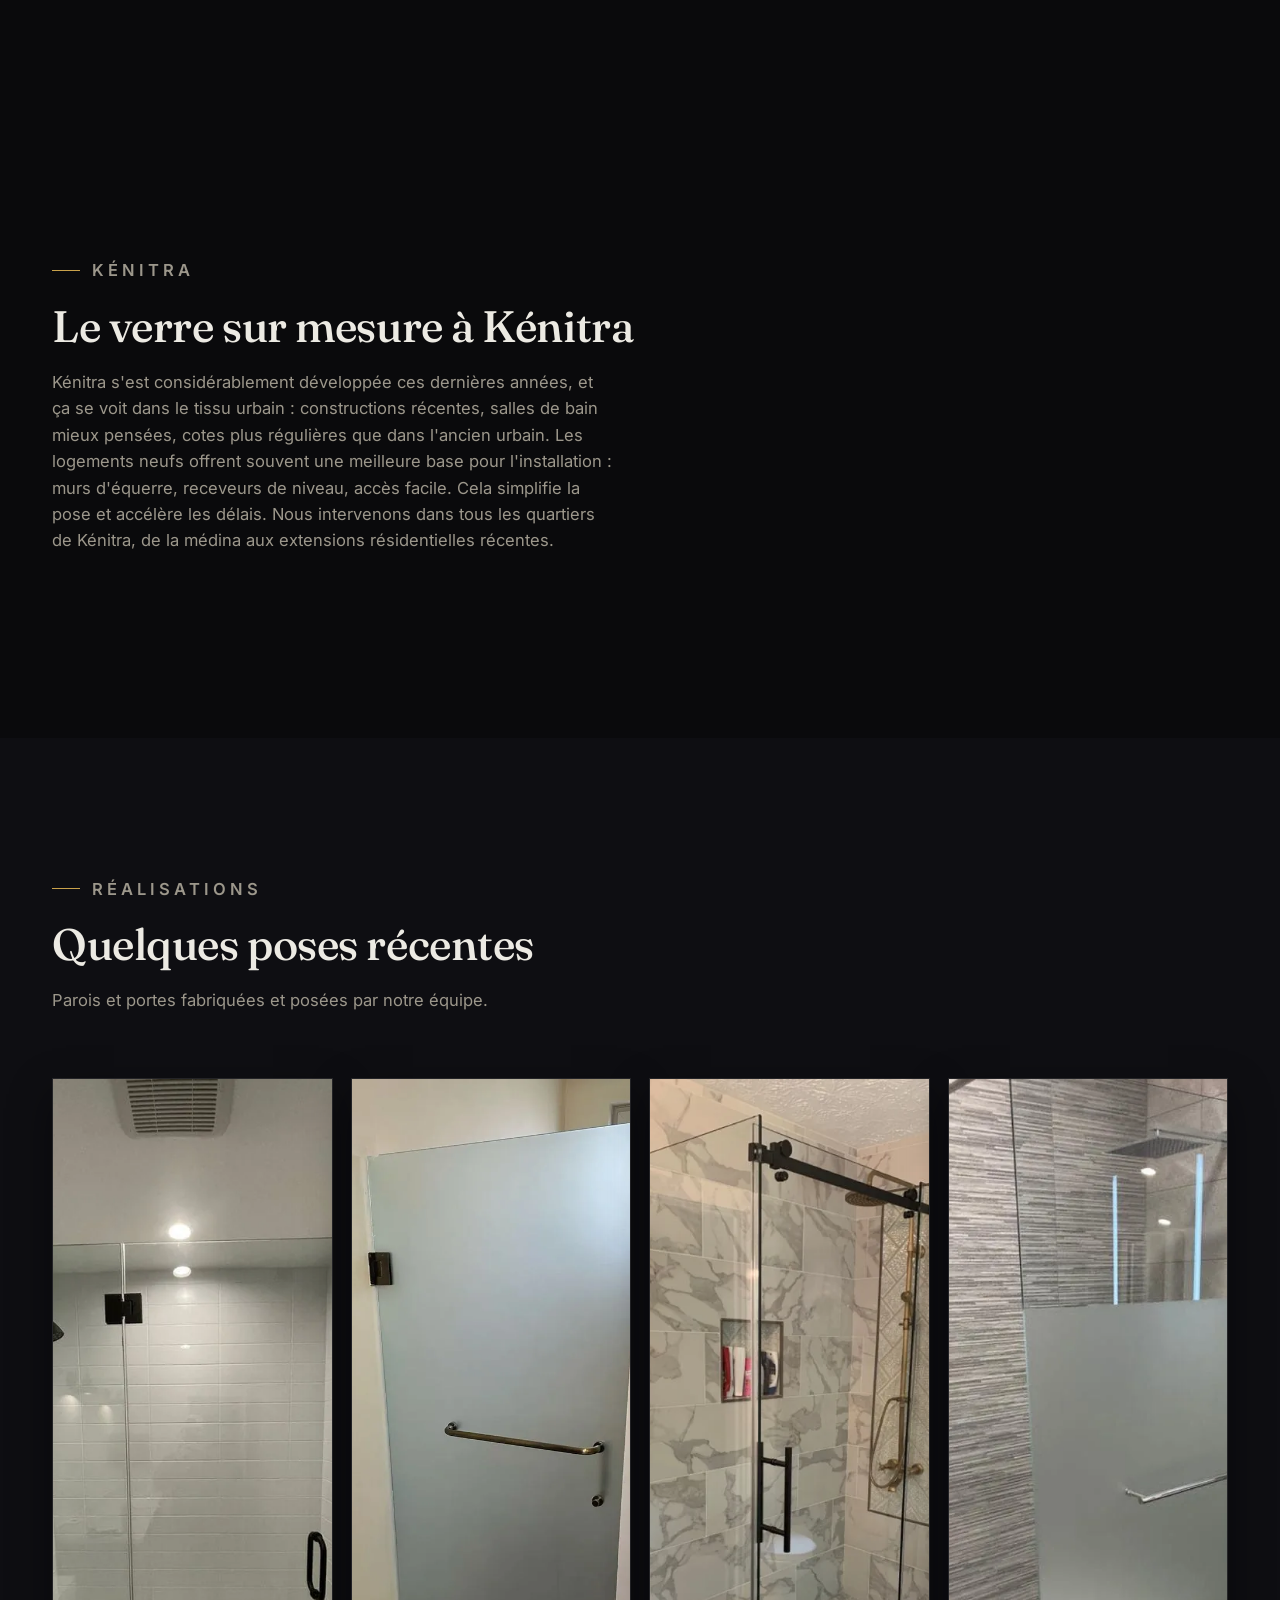
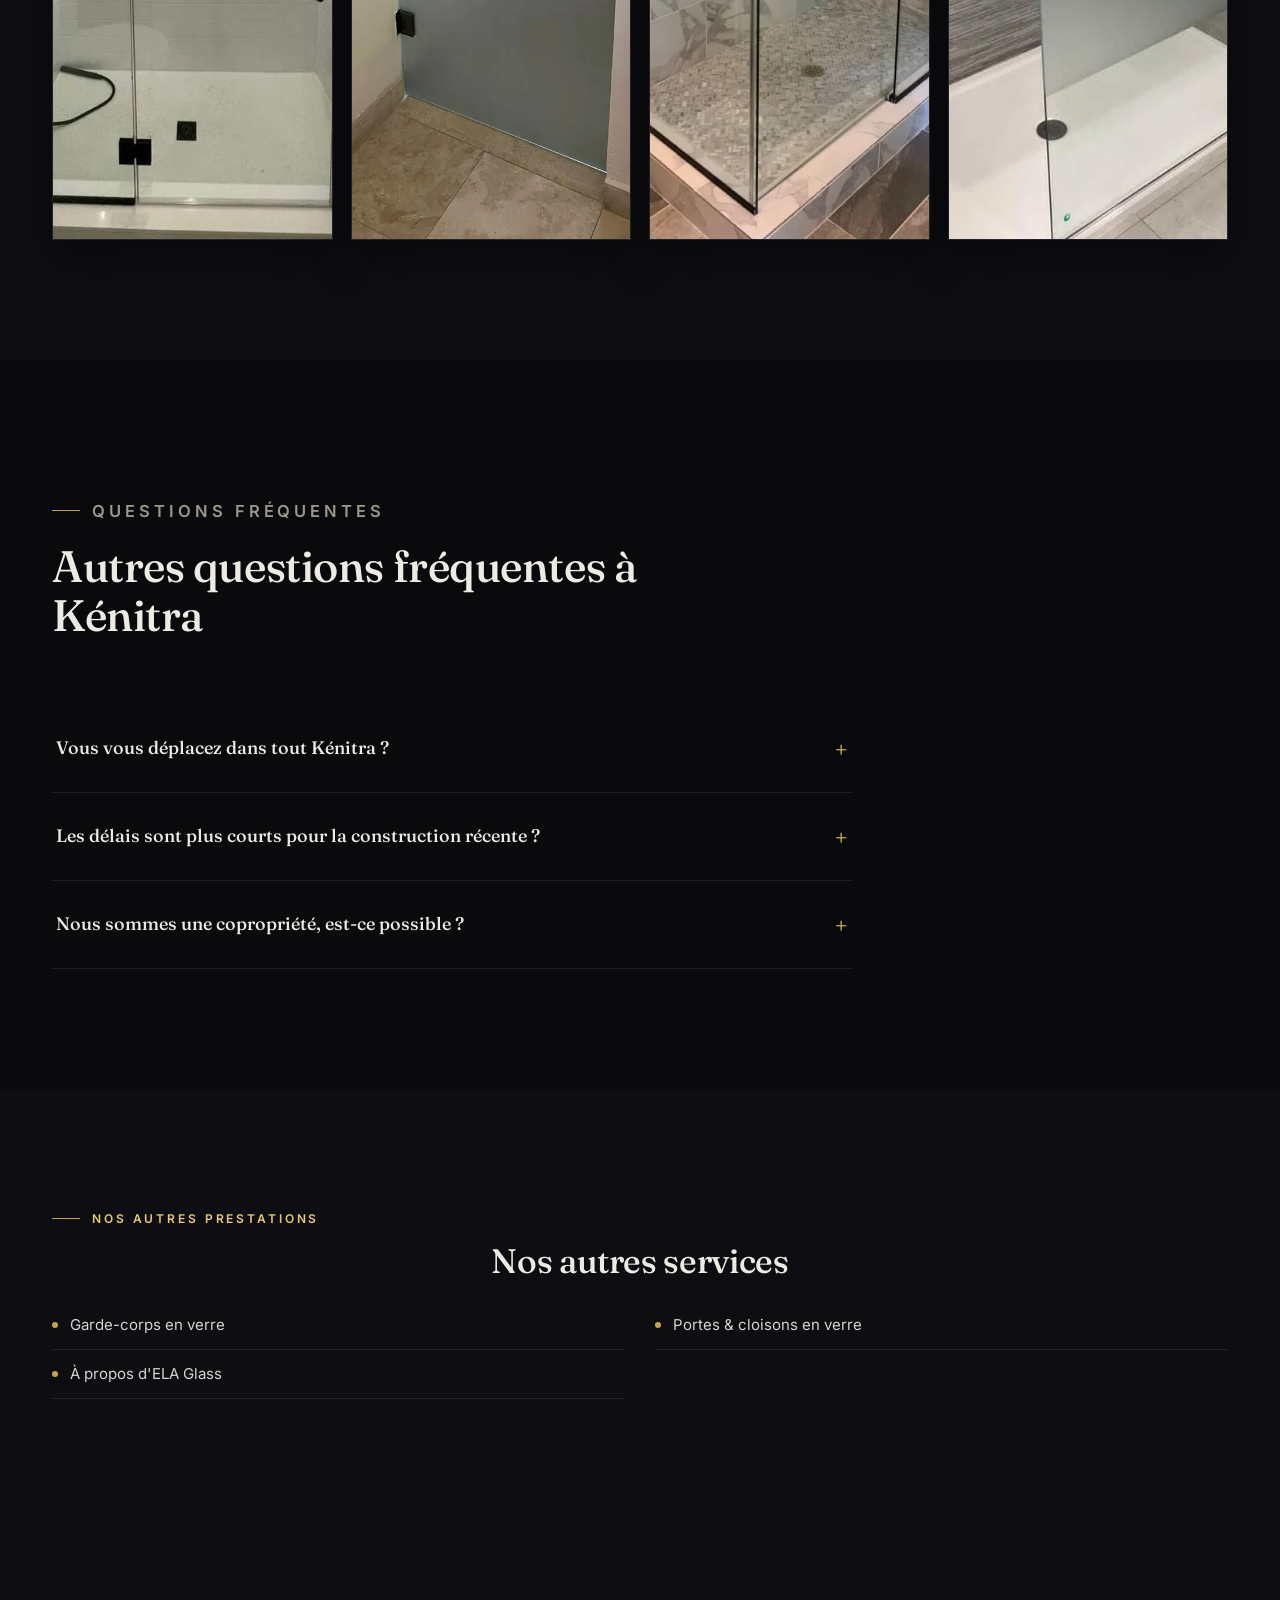
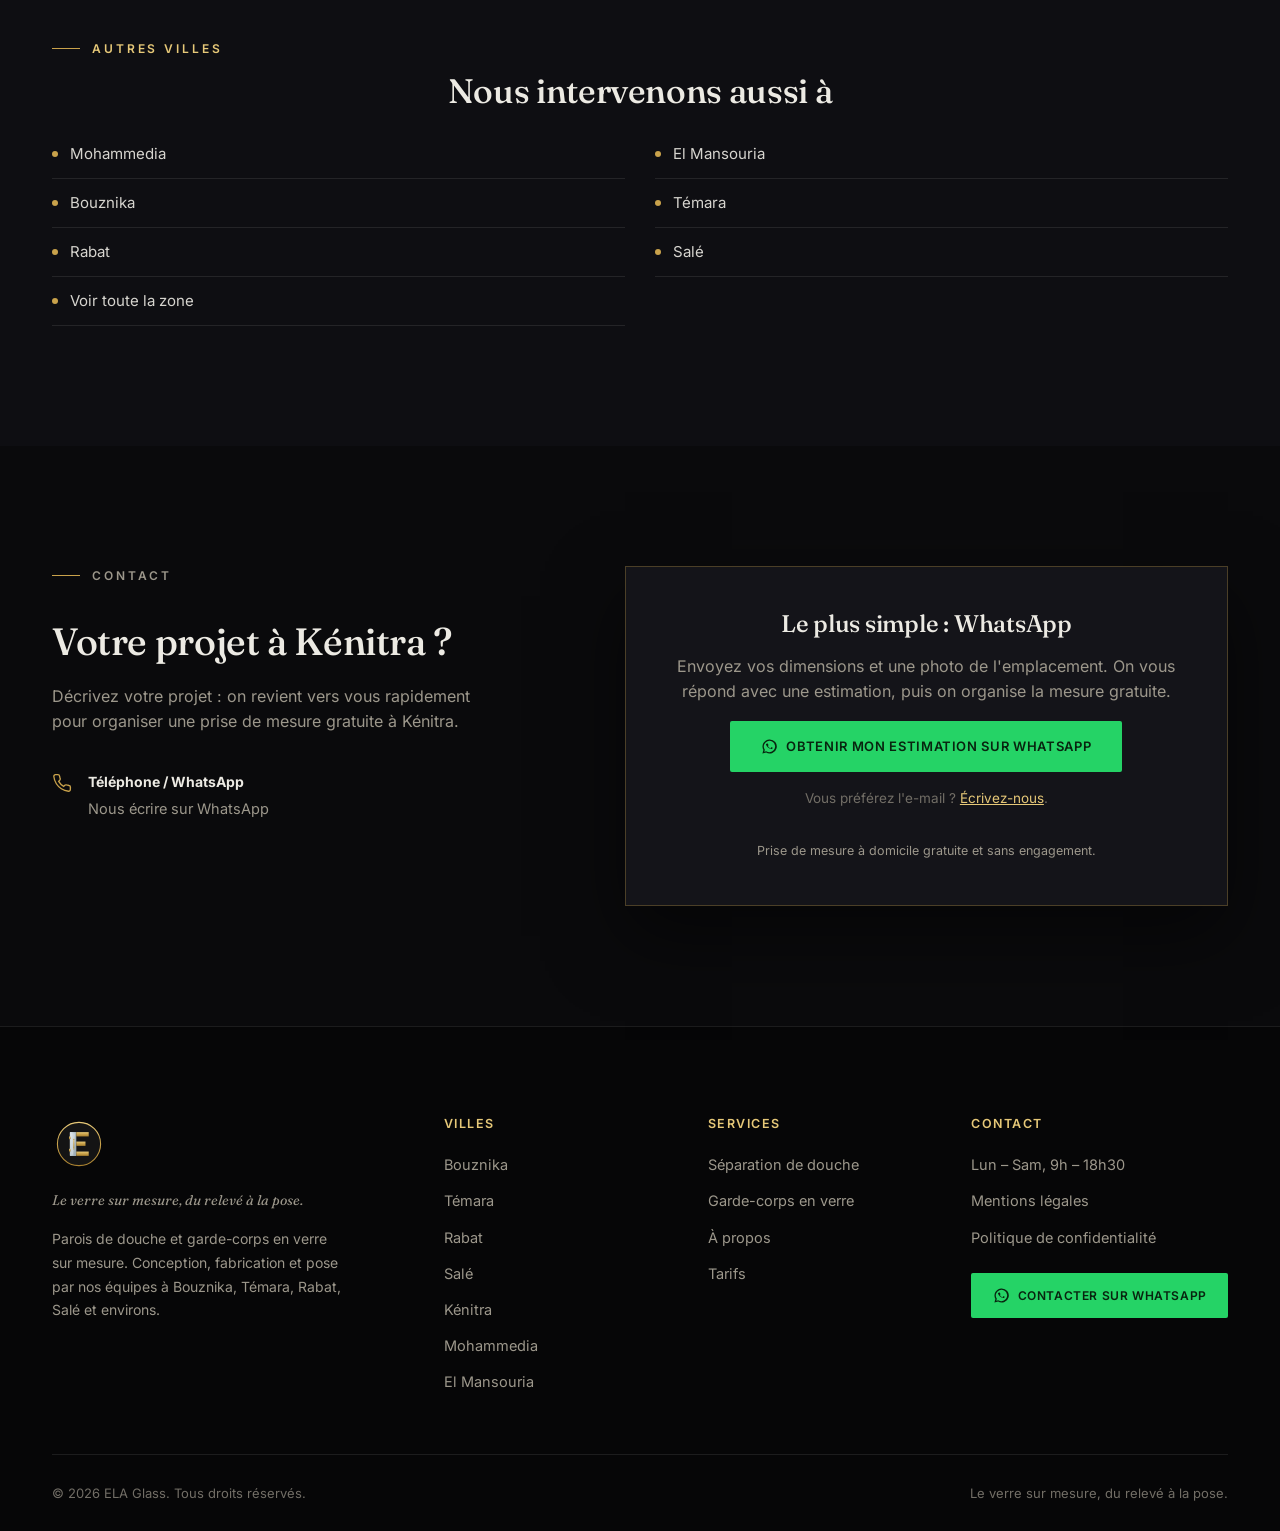
<file: paroi-douche-kenitra.html>
<!DOCTYPE html>
<html lang="fr">
<head>
<meta charset="UTF-8">
<link rel="preload" href="/assets/fonts/fraunces-normal.woff2" as="font" type="font/woff2" crossorigin>
<link rel="preload" href="/assets/fonts/inter.woff2" as="font" type="font/woff2" crossorigin>
<link rel="preload" as="image" href="/assets/images/hero-douche.webp" fetchpriority="high">
<meta name="viewport" content="width=device-width, initial-scale=1.0">
<title>Séparation de douche à Kénitra — 1 990 DH, pose incluse</title>
<meta name="description" content="Séparation de douche 90 × 200 cm en verre trempé : 1 990 DH, pose incluse. Sur mesure à Kénitra. Relevé gratuit, pose sous 72 h.">
<meta name="theme-color" content="#0A0A0C">
<link rel="canonical" href="https://elaglass.ma/paroi-douche-kenitra.html">
<meta property="og:type" content="website">
<meta property="og:title" content="Séparation de douche à Kénitra — 1 990 DH, pose incluse">
<meta property="og:description" content="Séparation de douche 90 × 200 cm en verre trempé : 1 990 DH, pose incluse. Sur mesure à Kénitra. Relevé gratuit, pose sous 72 h.">
<meta property="og:url" content="https://elaglass.ma/paroi-douche-kenitra.html">
<meta property="og:image" content="https://elaglass.ma/og-image-20260814.png?v=20260814">
<meta name="twitter:card" content="summary_large_image">
<meta name="twitter:image" content="https://elaglass.ma/og-image-20260814.png?v=20260814">
<link rel="stylesheet" href="/styles.css?v=20260813c">
<script type="application/ld+json">
{
  "@context": "https://schema.org",
  "@type": "LocalBusiness",
  "name": "ELA Glass — Kénitra",
  "url": "https://elaglass.ma/paroi-douche-kenitra.html",
  "image": "https://elaglass.ma/assets/logo/logo-og.webp",
  "description": "Paroi de douche en verre trempé 10 mm à Kénitra. Prise de mesure gratuite à domicile. Pose sous 72 h par notre équipe.",
  "priceRange": "$$",
  "areaServed": "Kénitra",
  "telephone": "+212720889310",
  "openingHours": "Mo-Sa 09:00-18:30",
  "sameAs": [
    "https://www.instagram.com/ela_glass_maroc/",
    "https://www.facebook.com/share/14gHMujXns3/"
  ]
}
</script>
<script type="application/ld+json">
{
  "@context": "https://schema.org",
  "@type": "FAQPage",
  "mainEntity": [
    {
      "@type": "Question",
      "name": "Vous vous déplacez dans tout Kénitra ?",
      "acceptedAnswer": {
        "@type": "Answer",
        "text": "Oui, dans tous les quartiers de la ville et les environs. Le relevé de mesures est gratuit et sans engagement."
      }
    },
    {
      "@type": "Question",
      "name": "Les délais sont plus courts pour la construction récente ?",
      "acceptedAnswer": {
        "@type": "Answer",
        "text": "Souvent oui. Les logements neufs ont des cotes plus régulières et des accès plus simples, ce qui peut raccourcir les délais. Mais nous respectons toujours le délai maximal de 72 heures après validation des cotes."
      }
    },
    {
      "@type": "Question",
      "name": "Nous sommes une copropriété, est-ce possible ?",
      "acceptedAnswer": {
        "@type": "Answer",
        "text": "Tout à fait. Nous intervenons aussi dans les immeubles collectifs. Le relevé se fait en coordination avec la copropriété et la pose en heures de disponibilité."
      }
    }
  ]
}
</script>
<script type="application/ld+json">
{
  "@context": "https://schema.org",
  "@type": "BreadcrumbList",
  "itemListElement": [
    {
      "@type": "ListItem",
      "position": 1,
      "name": "Accueil",
      "item": "https://elaglass.ma/"
    },
    {
      "@type": "ListItem",
      "position": 2,
      "name": "Séparation de douche à Kénitra",
      "item": "https://elaglass.ma/paroi-douche-kenitra.html"
    }
  ]
}
</script>
<link rel="icon" href="/favicon.ico?v=20260814" sizes="any">
<link rel="icon" type="image/svg+xml" href="/favicon.svg?v=20260814">
<link rel="icon" type="image/png" sizes="48x48" href="/favicon-48x48.png?v=20260814">
<link rel="icon" type="image/png" sizes="32x32" href="/favicon-32x32.png?v=20260814">
<link rel="icon" type="image/png" sizes="16x16" href="/favicon-16x16.png?v=20260814">
<link rel="apple-touch-icon" href="/apple-touch-icon.png?v=20260814">
<link rel="manifest" href="/site.webmanifest">
</head>
<body>
<a href="#main" class="skip-link">Aller au contenu principal</a>
<header class="site-header" id="siteHeader"><nav class="nav" aria-label="Navigation principale"><a href="/index.html" class="brand" aria-label="ELA Glass — accueil"><img class="logo-light" src="/logo-elaglass.svg?v=20260814" alt="Elaglass" width="50" height="50" decoding="async"></a><ul class="nav-links" id="navLinks">
  <li class="nav-home"><a href="/">Accueil</a></li>

  <li class="nav-label">Prestations</li>
  <li class="nav-main"><a href="/separation-douche-verre.html">Séparation &amp; porte de douche</a></li>
  <li class="nav-main"><a href="/garde-corps-verre.html">Garde-corps en verre</a></li>
  <li class="nav-main"><a href="/portes-cloisons-verre.html">Portes &amp; cloisons</a></li>

  <li class="nav-label">Découvrir</li>
  <li class="nav-sec"><a href="/#realisations">Réalisations</a></li>
  <li class="nav-sec"><a href="/#tarifs">Tarifs</a></li>
  <li class="nav-sec nav-lite"><a href="/#processus">Processus</a></li>
  <li class="nav-sec"><a href="/#faq">FAQ</a></li>
  <li class="nav-sec nav-lite"><a href="/a-propos.html">À propos</a></li>
  <li class="nav-sec"><a href="/#contact">Contact</a></li>

  <li class="nav-label">Zones d'intervention</li>
  <li class="nav-zones">
    <ul class="nav-cities">
      <li class="nav-city"><a href="/paroi-douche-bouznika.html">Bouznika</a></li>
      <li class="nav-city"><a href="/paroi-douche-temara.html">Témara</a></li>
      <li class="nav-city"><a href="/paroi-douche-rabat.html">Rabat</a></li>
      <li class="nav-city"><a href="/paroi-douche-sale.html">Salé</a></li>
      <li class="nav-city"><a href="/paroi-douche-kenitra.html">Kénitra</a></li>
      <li class="nav-city"><a href="/paroi-douche-mohammedia.html">Mohammedia</a></li>
      <li class="nav-city"><a href="/paroi-douche-el-mansouria.html">El Mansouria</a></li>
    </ul>
  </li>

  <li class="nav-cta">
    <a class="nav-cta-btn" href="https://wa.me/212720889310?text=Bonjour%20ELA%20Glass%2C%20je%20souhaite%20un%20projet%20en%20verre%20sur%20mesure.%20Ma%20ville%20%3A%20" target="_blank" rel="noopener"><svg class="btn-ic" viewBox="0 0 24 24" fill="currentColor" aria-hidden="true"><path d="M12 2a10 10 0 0 0-8.6 15L2 22l5.2-1.4A10 10 0 1 0 12 2zm0 18a8 8 0 0 1-4.1-1.1l-.3-.2-3 .8.8-2.9-.2-.3A8 8 0 1 1 12 20zm4.4-6c-.2-.1-1.4-.7-1.6-.8s-.4-.1-.5.1-.6.8-.7 1-.3.2-.5.1a6.5 6.5 0 0 1-3.2-2.8c-.2-.4.2-.4.6-1.2.1-.1 0-.3 0-.4l-.7-1.7c-.2-.4-.4-.4-.5-.4h-.5a1 1 0 0 0-.7.3A3 3 0 0 0 7 8.5c0 1.3 1 2.6 1.1 2.8a10.5 10.5 0 0 0 4 3.6c1.4.6 2 .6 2.7.6a2.4 2.4 0 0 0 1.6-1.1 2 2 0 0 0 .1-1.1c0-.1-.2-.2-.4-.3z"/></svg>Prise de mesure gratuite</a>
    <span class="nav-cta-note">Réponse rapide · Lun–Sam, 9h–18h30</span>
  </li>
</ul><button class="burger" id="burger" aria-label="Ouvrir le menu" aria-expanded="false" aria-controls="navLinks"><span></span><span></span><span></span></button></nav><div class="nav-overlay" id="navOverlay"></div></header>
<main id="main">
<nav class="crumb" aria-label="Fil d'Ariane"><a href="/">Accueil</a><span aria-hidden="true">/</span><span aria-current="page">Séparation de douche à Kénitra</span></nav>
<section class="hero" id="top"><div class="hero-inner"><p class="hero-tag">Séparation de douche &amp; garde-corps · Kénitra</p><h1>Séparation et porte de douche en verre sur mesure à Kénitra</h1><p class="hero-lede">ELA Glass intervient à Kénitra pour concevoir, fabriquer et poser séparations et portes de douche, ainsi que des garde-corps, en verre trempé sur mesure. Relevé à domicile gratuit, finitions soignées.</p><p class="price" style="font-size:clamp(15px,2.1vw,18px);line-height:1.35;font-weight:600;margin:6px 0 22px;">Séparation de douche 90 × 200 cm — 1 990 DH, pose incluse.</p><div class="hero-actions"><a href="#contact" class="btn btn-ghost">Prise de mesure gratuite</a></div></div></section>
<section class="trust"><div class="trust-inner"><div class="trust-item"><span class="trust-num">Offerte</span><span class="trust-label">prise de mesure à domicile à Kénitra</span></div><div class="trust-item"><span class="trust-num">Trempé</span><span class="trust-label">verre de sécurité sur toutes nos réalisations</span></div><div class="trust-item"><span class="trust-num">100%</span><span class="trust-label">sur mesure, du relevé à la pose</span></div><div class="trust-item"><span class="trust-num">Pose</span><span class="trust-label">assurée par nos équipes, sans sous-traitance</span></div></div></section>
<section class="section" id="services"><div class="wrap"><div class="section-head reveal"><p class="eyebrow">Nos services à Kénitra</p><h2>Le verre sur mesure, du relevé à la pose</h2><p>Chaque pièce est mesurée chez vous, fabriquée puis posée sur mesure — au millimètre près.</p></div><div class="services-grid"><article class="service-card reveal"><div class="service-media"><picture><source type="image/webp" srcset="assets/images/douche-italienne-cadre-noir.webp"><img src="assets/images/douche-italienne-cadre-noir.jpg" alt="Paroi de douche sur mesure à Kénitra" loading="lazy" width="736" height="981" decoding="async"></picture><span class="service-num">01</span></div><div class="service-body"><h3>Parois de douche à Kénitra</h3><p>Panneaux fixes en verre trempé pour douche à l'italienne, profilés noir mat, chromé ou inox.</p><ul class="service-list"><li>Verre trempé 10 mm</li><li>Panneau fixe en verre trempé 10 mm</li><li>Traitement anticalcaire en option</li></ul></div></article><article class="service-card reveal"><div class="service-media"><picture><source type="image/webp" srcset="assets/images/paroi-fixe-transparente-beige.webp"><img src="assets/images/paroi-fixe-transparente-beige.jpg" alt="Séparation de douche en verre trempé, panneau fixe transparent — ELA Glass Kénitra" loading="lazy" width="736" height="981" decoding="async"></picture><span class="service-num">02</span></div><div class="service-body"><h3>Garde-corps en verre</h3><p>Garde-corps d'escalier, de balcon ou de terrasse en verre trempé, fixations inox 304 — la sécurité sans masquer la vue.</p><ul class="service-list"><li>Verre trempé ou feuilleté de sécurité</li><li>Fixation pinces inox 304 ou profilé</li><li>Escalier, balcon, terrasse</li></ul><p style="margin-top:16px;"><a class="btn btn-ghost" href="/garde-corps-verre.html">En savoir plus sur les garde-corps</a></p></div></article></div></div></section>
<section class="section" id="tarifs"><div class="wrap"><div class="section-head reveal"><p class="eyebrow">Tarifs</p><h2>Nos tarifs</h2><p>Prix indicatifs de départ, hors options. L'estimation exacte est donnée après la prise de mesure gratuite à domicile.</p></div><div class="form-card reveal" style="text-align:center;max-width:660px;margin:0 auto 34px;"><p class="price"><strong>Séparation de douche 90 × 200 cm — 1 990 DH, pose incluse.</strong></p><p style="margin:10px 0 18px;">Notre format phare à Kénitra : prix ferme, pose comprise. Toute autre mesure est établie au métrage, sur devis.</p><a href="/separation-douche-verre.html" class="btn btn-ghost">Voir la séparation de douche 90 × 200</a></div><div class="services-grid"><article class="service-card reveal"><div class="service-body"><h3>Séparation de douche</h3><p class="price"><strong>90 × 200 cm à 1 990 DH · autres dimensions sur devis</strong></p><ul class="service-list"><li>Verre trempé 10 mm</li><li>Panneau fixe, fixations inox 304</li></ul></div></article><article class="service-card reveal"><div class="service-body"><h3>Garde-corps en verre</h3><p class="price"><strong>Prix au mètre linéaire, fixé après mesure sur place</strong></p><ul class="service-list"><li>Verre trempé ou feuilleté</li><li>Fixation inox 304, escalier ou balcon</li></ul></div></article></div><div style="text-align:center;margin-top:30px;"><a href="https://wa.me/212720889310?text=Bonjour%20ELA%20Glass%2C%20je%20suis%20%C3%A0%20K%C3%A9nitra.%20Mon%20projet%20%3A%20" class="btn btn-whatsapp" target="_blank" rel="noopener"><svg class="btn-ic" viewBox="0 0 24 24" fill="currentColor" aria-hidden="true"><path d="M12 2a10 10 0 0 0-8.6 15L2 22l5.2-1.4A10 10 0 1 0 12 2zm0 18a8 8 0 0 1-4.1-1.1l-.3-.2-3 .8.8-2.9-.2-.3A8 8 0 1 1 12 20zm4.4-6c-.2-.1-1.4-.7-1.6-.8s-.4-.1-.5.1-.6.8-.7 1-.3.2-.5.1a6.5 6.5 0 0 1-3.2-2.8c-.2-.4.2-.4.6-1.2.1-.1 0-.3 0-.4l-.7-1.7c-.2-.4-.4-.4-.5-.4h-.5a1 1 0 0 0-.7.3A3 3 0 0 0 7 8.5c0 1.3 1 2.6 1.1 2.8a10.5 10.5 0 0 0 4 3.6c1.4.6 2 .6 2.7.6a2.4 2.4 0 0 0 1.6-1.1 2 2 0 0 0 .1-1.1c0-.1-.2-.2-.4-.3z"/></svg>Obtenir mon estimation sur WhatsApp</a></div></div></section>
<section class="section" id="local"><div class="wrap"><div class="section-head reveal" style="max-width:760px;"><p class="eyebrow">Kénitra</p><h2>Le verre sur mesure à Kénitra</h2><p>Kénitra s'est considérablement développée ces dernières années, et ça se voit dans le tissu urbain : constructions récentes, salles de bain mieux pensées, cotes plus régulières que dans l'ancien urbain. Les logements neufs offrent souvent une meilleure base pour l'installation : murs d'équerre, receveurs de niveau, accès facile. Cela simplifie la pose et accélère les délais. Nous intervenons dans tous les quartiers de Kénitra, de la médina aux extensions résidentielles récentes.</p></div></div></section>
<section class="section gallery-band" id="realisations"><div class="wrap"><div class="section-head reveal"><p class="eyebrow">Réalisations</p><h2>Quelques poses récentes</h2><p>Parois et portes fabriquées et posées par notre équipe.</p></div><div class="masonry"><figure class="item reveal"><picture><source type="image/webp" srcset="assets/images/cabine-battante-noir-metro.webp"><img src="assets/images/cabine-battante-noir-metro.jpg" alt="Cabine de douche verre clair, quincaillerie noire — ELA Glass" loading="lazy" width="736" height="981" decoding="async"></picture></figure><figure class="item reveal"><picture><source type="image/webp" srcset="assets/images/porte-verre-depoli-vert.webp"><img src="assets/images/porte-verre-depoli-vert.jpg" alt="Porte en verre dépoli sur pivot — ELA Glass" loading="lazy" width="736" height="1308" decoding="async"></picture></figure><figure class="item reveal"><picture><source type="image/webp" srcset="assets/images/cabine-angle-coulissante-marbre.webp"><img src="assets/images/cabine-angle-coulissante-marbre.jpg" alt="Cabine d'angle coulissante, profilé noir — ELA Glass" loading="lazy" width="736" height="981" decoding="async"></picture></figure><figure class="item reveal"><picture><source type="image/webp" srcset="assets/images/paroi-depoli-chrome.webp"><img src="assets/images/paroi-depoli-chrome.jpg" alt="Paroi de douche bandeau dépoli, finition chromée — ELA Glass" loading="lazy" width="736" height="981" decoding="async"></picture></figure></div></div></section>
<section class="section" id="faq"><div class="wrap"><div class="section-head reveal"><p class="eyebrow">Questions fréquentes</p><h2>Autres questions fréquentes à Kénitra</h2></div><div class="faq-wrap"><details class="faq-item reveal"><summary>Vous vous déplacez dans tout Kénitra ?</summary><div class="faq-body">Oui, dans tous les quartiers de la ville et les environs. Le relevé de mesures est gratuit et sans engagement.</div></details><details class="faq-item reveal"><summary>Les délais sont plus courts pour la construction récente ?</summary><div class="faq-body">Souvent oui. Les logements neufs ont des cotes plus régulières et des accès plus simples, ce qui peut raccourcir les délais. Mais nous respectons toujours le délai maximal de 72 heures après validation des cotes.</div></details><details class="faq-item reveal"><summary>Nous sommes une copropriété, est-ce possible ?</summary><div class="faq-body">Tout à fait. Nous intervenons aussi dans les immeubles collectifs. Le relevé se fait en coordination avec la copropriété et la pose en heures de disponibilité.</div></details></div></div></section>
<section class="section zone-section" id="autres-prestations-kenitra"><div class="wrap"><div class="reveal" style="text-align:center;"><p class="eyebrow">Nos autres prestations</p><h2 style="margin-top:14px;font-size:clamp(24px,3vw,34px);">Nos autres services</h2><div class="zone-list" style="justify-content:center;margin-top:20px;"><div><a href="/garde-corps-verre.html">Garde-corps en verre</a></div><div><a href="/portes-cloisons-verre.html">Portes &amp; cloisons en verre</a></div><div><a href="/a-propos.html">À propos d'ELA Glass</a></div></div></div></div></section>
<section class="section zone-section"><div class="wrap"><div class="reveal" style="text-align:center;"><p class="eyebrow">Autres villes</p><h2 style="margin-top:14px;font-size:clamp(24px,3vw,34px);">Nous intervenons aussi à</h2><div class="zone-list" style="justify-content:center;margin-top:20px;"><div><a href="/paroi-douche-mohammedia.html">Mohammedia</a></div><div><a href="/paroi-douche-el-mansouria.html">El Mansouria</a></div><div><a href="/paroi-douche-bouznika.html">Bouznika</a></div><div><a href="/paroi-douche-temara.html">Témara</a></div><div><a href="/paroi-douche-rabat.html">Rabat</a></div><div><a href="/paroi-douche-sale.html">Salé</a></div><div><a href="/index.html">Voir toute la zone</a></div></div></div></div></section>
<section class="section" id="contact"><div class="wrap"><div class="contact-grid"><div class="contact-info reveal"><p class="eyebrow">Contact</p><h2>Votre projet à Kénitra ?</h2><p>Décrivez votre projet : on revient vers vous rapidement pour organiser une prise de mesure gratuite à Kénitra.</p><div class="contact-detail"><svg class="ic" width="20" height="20" viewBox="0 0 24 24" fill="none" stroke="currentColor" stroke-width="1.6" aria-hidden="true"><path d="M22 16.9v3a2 2 0 0 1-2.2 2 19.8 19.8 0 0 1-8.6-3 19.5 19.5 0 0 1-6-6 19.8 19.8 0 0 1-3-8.7A2 2 0 0 1 4.1 2h3a2 2 0 0 1 2 1.7c.1 1 .4 2 .7 3a2 2 0 0 1-.5 2.1L8 10.1a16 16 0 0 0 6 6l1.3-1.3a2 2 0 0 1 2.1-.5c1 .3 2 .5 3 .7a2 2 0 0 1 1.7 2z"/></svg><div><strong>Téléphone / WhatsApp</strong><span><a href="https://wa.me/212720889310?text=Bonjour%20ELA%20Glass%2C%20je%20suis%20%C3%A0%20K%C3%A9nitra.%20Mon%20projet%20%3A%20" target="_blank" rel="noopener">Nous écrire sur WhatsApp</a></span></div></div></div><div class="form-card reveal" style="display:flex;flex-direction:column;justify-content:center;gap:16px;text-align:center;"><h3 style="font-family:'Fraunces',serif;font-weight:500;font-size:24px;margin:0;">Le plus simple : WhatsApp</h3><p style="margin:0;">Envoyez vos dimensions et une photo de l'emplacement. On vous répond avec une estimation, puis on organise la mesure gratuite.</p><a href="https://wa.me/212720889310?text=Bonjour%20ELA%20Glass%2C%20je%20suis%20%C3%A0%20K%C3%A9nitra.%20Mon%20projet%20%3A%20" class="btn btn-whatsapp" target="_blank" rel="noopener" style="align-self:center;"><svg class="btn-ic" viewBox="0 0 24 24" fill="currentColor" aria-hidden="true"><path d="M12 2a10 10 0 0 0-8.6 15L2 22l5.2-1.4A10 10 0 1 0 12 2zm0 18a8 8 0 0 1-4.1-1.1l-.3-.2-3 .8.8-2.9-.2-.3A8 8 0 1 1 12 20zm4.4-6c-.2-.1-1.4-.7-1.6-.8s-.4-.1-.5.1-.6.8-.7 1-.3.2-.5.1a6.5 6.5 0 0 1-3.2-2.8c-.2-.4.2-.4.6-1.2.1-.1 0-.3 0-.4l-.7-1.7c-.2-.4-.4-.4-.5-.4h-.5a1 1 0 0 0-.7.3A3 3 0 0 0 7 8.5c0 1.3 1 2.6 1.1 2.8a10.5 10.5 0 0 0 4 3.6c1.4.6 2 .6 2.7.6a2.4 2.4 0 0 0 1.6-1.1 2 2 0 0 0 .1-1.1c0-.1-.2-.2-.4-.3z"/></svg>Obtenir mon estimation sur WhatsApp</a><p style="margin:0;font-size:13.5px;color:var(--muted-2);">Vous préférez l'e-mail ? <a href="mailto:elaglass10@gmail.com?subject=Projet%20verre%20sur%20mesure&body=Bonjour%2C%0A%0AMa%20ville%20%3A%20%0AMon%20projet%20%3A%20%0ADimensions%20approximatives%20%3A%20%0A" style="color:var(--gold-light);text-decoration:underline;">Écrivez-nous</a>.</p>
        <p class="form-note">Prise de mesure à domicile gratuite et sans engagement.</p></div></div></div></section>
</main>
<footer class="site-footer"><div class="wrap"><div class="footer-grid"><div><div class="footer-brand"><img src="/logo-elaglass.svg?v=20260814" alt="Elaglass" width="54" height="54" loading="lazy" decoding="async"></div><p class="footer-slogan">Le verre sur mesure, du relevé à la pose.</p><p>Parois de douche et garde-corps en verre sur mesure. Conception, fabrication et pose par nos équipes à Bouznika, Témara, Rabat, Salé et environs.</p></div><div class="footer-col"><h5>Villes</h5><ul><li><a href="/paroi-douche-bouznika.html">Bouznika</a></li><li><a href="/paroi-douche-temara.html">Témara</a></li><li><a href="/paroi-douche-rabat.html">Rabat</a></li><li><a href="/paroi-douche-sale.html">Salé</a></li><li><a href="/paroi-douche-kenitra.html">Kénitra</a></li><li><a href="/paroi-douche-mohammedia.html">Mohammedia</a></li><li><a href="/paroi-douche-el-mansouria.html">El Mansouria</a></li></ul></div><div class="footer-col"><h5>Services</h5><ul><li><a href="/separation-douche-verre.html">Séparation de douche</a></li><li><a href="/garde-corps-verre.html">Garde-corps en verre</a></li><li><a href="/a-propos.html">À propos</a></li><li><a href="#tarifs">Tarifs</a></li></ul></div><div class="footer-col"><h5>Contact</h5><ul><li><span class="footer-link">Lun – Sam, 9h – 18h30</span></li><li><a href="/mentions-legales.html">Mentions légales</a></li><li><a href="/politique-confidentialite.html">Politique de confidentialité</a></li></ul><a href="https://wa.me/212720889310?text=Bonjour%20ELA%20Glass%2C%20je%20suis%20%C3%A0%20K%C3%A9nitra.%20Mon%20projet%20%3A%20" class="btn btn-whatsapp footer-wa" target="_blank" rel="noopener"><svg class="btn-ic" viewBox="0 0 24 24" fill="currentColor" aria-hidden="true"><path d="M12 2a10 10 0 0 0-8.6 15L2 22l5.2-1.4A10 10 0 1 0 12 2zm0 18a8 8 0 0 1-4.1-1.1l-.3-.2-3 .8.8-2.9-.2-.3A8 8 0 1 1 12 20zm4.4-6c-.2-.1-1.4-.7-1.6-.8s-.4-.1-.5.1-.6.8-.7 1-.3.2-.5.1a6.5 6.5 0 0 1-3.2-2.8c-.2-.4.2-.4.6-1.2.1-.1 0-.3 0-.4l-.7-1.7c-.2-.4-.4-.4-.5-.4h-.5a1 1 0 0 0-.7.3A3 3 0 0 0 7 8.5c0 1.3 1 2.6 1.1 2.8a10.5 10.5 0 0 0 4 3.6c1.4.6 2 .6 2.7.6a2.4 2.4 0 0 0 1.6-1.1 2 2 0 0 0 .1-1.1c0-.1-.2-.2-.4-.3z"/></svg>Contacter sur WhatsApp</a></div></div><div class="footer-bottom"><span>© <span id="year">2026</span> ELA Glass. Tous droits réservés.</span><span>Le verre sur mesure, du relevé à la pose.</span></div></div></footer>
<a href="https://wa.me/212720889310?text=Bonjour%20ELA%20Glass%2C%20je%20suis%20%C3%A0%20K%C3%A9nitra.%20Mon%20projet%20%3A%20" class="wa-float" target="_blank" rel="noopener" aria-label="Nous écrire sur WhatsApp"><svg width="26" height="26" viewBox="0 0 24 24" fill="#fff" aria-hidden="true"><path d="M12 2a10 10 0 0 0-8.6 15L2 22l5.2-1.4A10 10 0 1 0 12 2zm0 18a8 8 0 0 1-4.1-1.1l-.3-.2-3 .8.8-2.9-.2-.3A8 8 0 1 1 12 20zm4.4-6c-.2-.1-1.4-.7-1.6-.8s-.4-.1-.5.1-.6.8-.7 1-.3.2-.5.1a6.5 6.5 0 0 1-3.2-2.8c-.2-.4.2-.4.6-1.2.1-.1 0-.3 0-.4l-.7-1.7c-.2-.4-.4-.4-.5-.4h-.5a1 1 0 0 0-.7.3A3 3 0 0 0 7 8.5c0 1.3 1 2.6 1.1 2.8a10.5 10.5 0 0 0 4 3.6c1.4.6 2 .6 2.7.6a2.4 2.4 0 0 0 1.6-1.1 2 2 0 0 0 .1-1.1c0-.1-.2-.2-.4-.3z"/></svg></a>
<button class="to-top" id="toTop" aria-label="Retour en haut"><svg width="18" height="18" viewBox="0 0 24 24" fill="none" stroke="currentColor" stroke-width="1.8" aria-hidden="true"><path d="M12 19V5"/><path d="M5 12l7-7 7 7"/></svg></button>
<script src="script.js" defer></script>
<!-- Google Analytics 4 (chargement differe pour ne pas degrader les performances) -->
<script>
  window.dataLayer = window.dataLayer || [];
  function gtag(){dataLayer.push(arguments);}
  gtag('js', new Date());
  gtag('config', 'G-5GYW4J0R35');
  (function(){
    var loaded = false;
    function loadGA4(){
      if (loaded) return;
      loaded = true;
      var s = document.createElement('script');
      s.async = true;
      s.src = 'https://www.googletagmanager.com/gtag/js?id=G-5GYW4J0R35';
      document.head.appendChild(s);
    }
    var evts = ['scroll','mousemove','touchstart','keydown','click'];
    evts.forEach(function(e){ window.addEventListener(e, loadGA4, { once: true, passive: true }); });
    if (document.readyState === 'complete') { setTimeout(loadGA4, 3000); }
    else { window.addEventListener('load', function(){ setTimeout(loadGA4, 3000); }); }
  })();
</script>
</body>
</html>
</file>
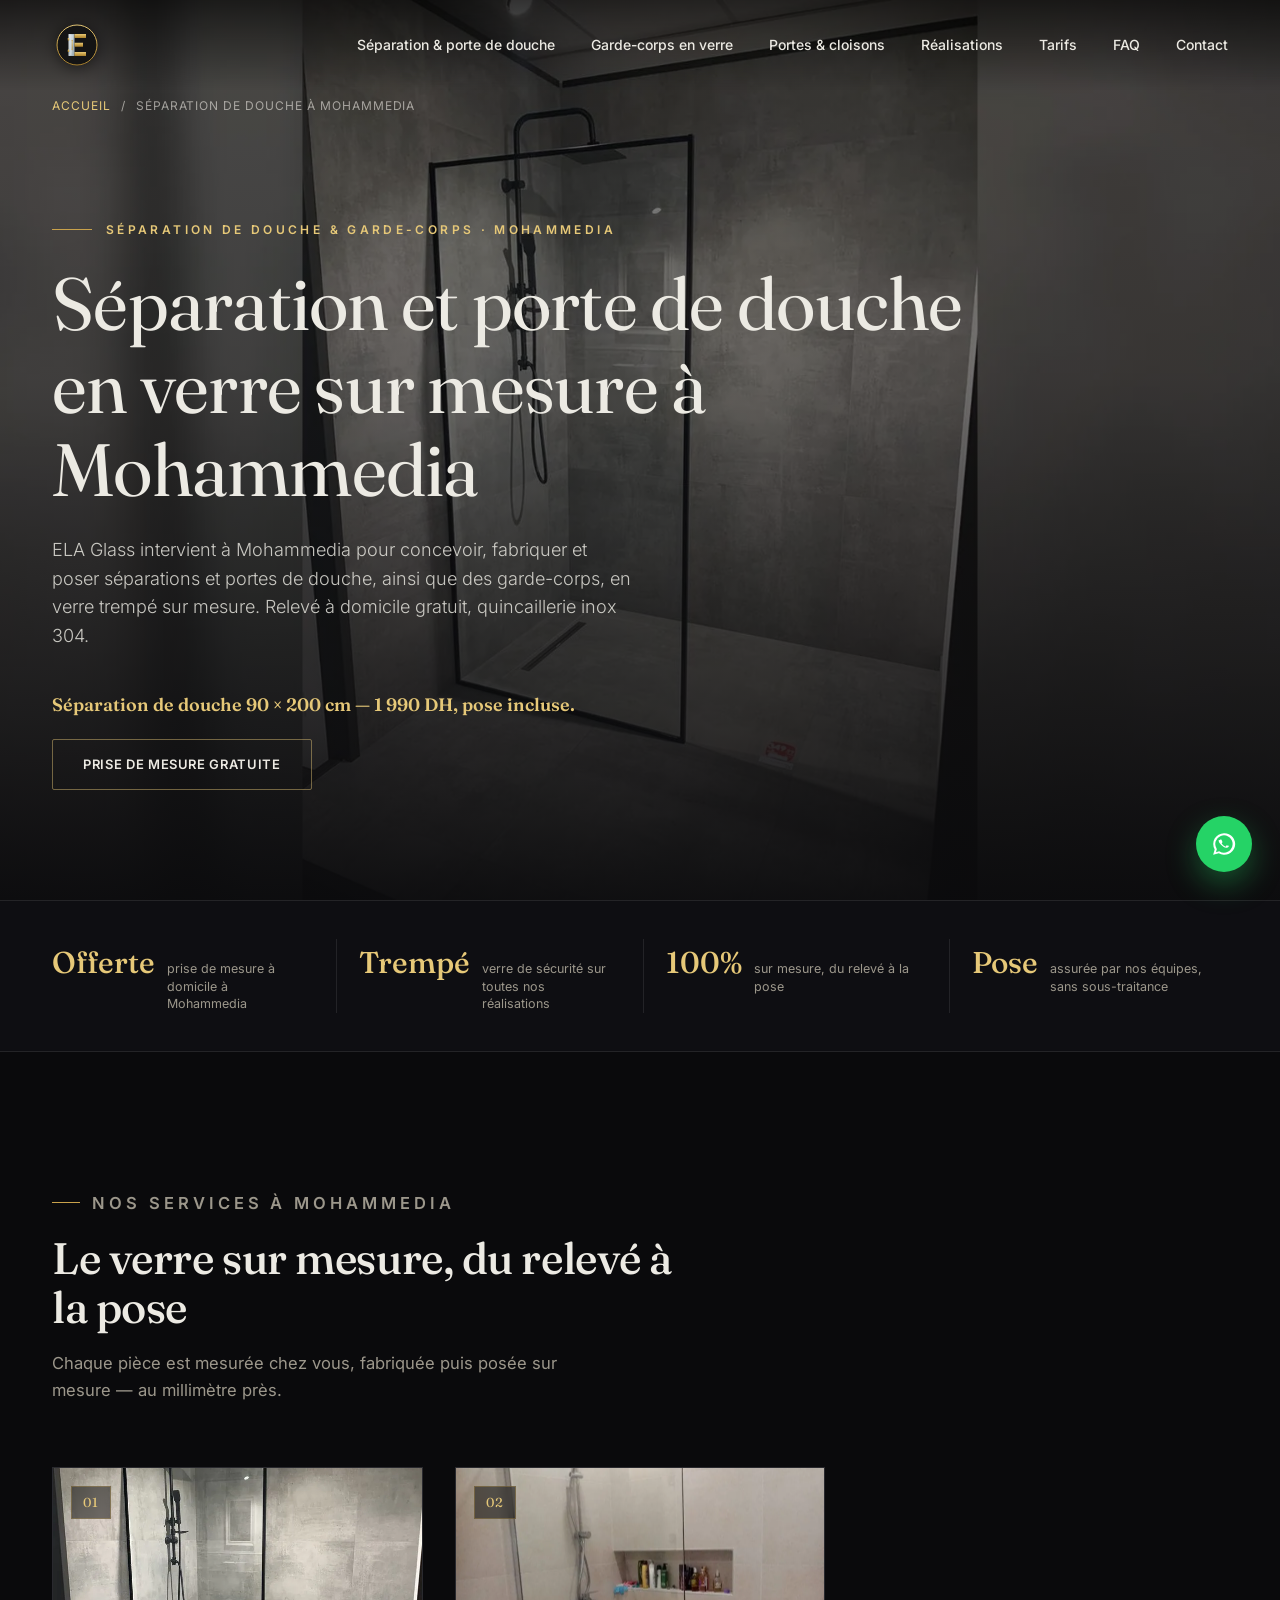
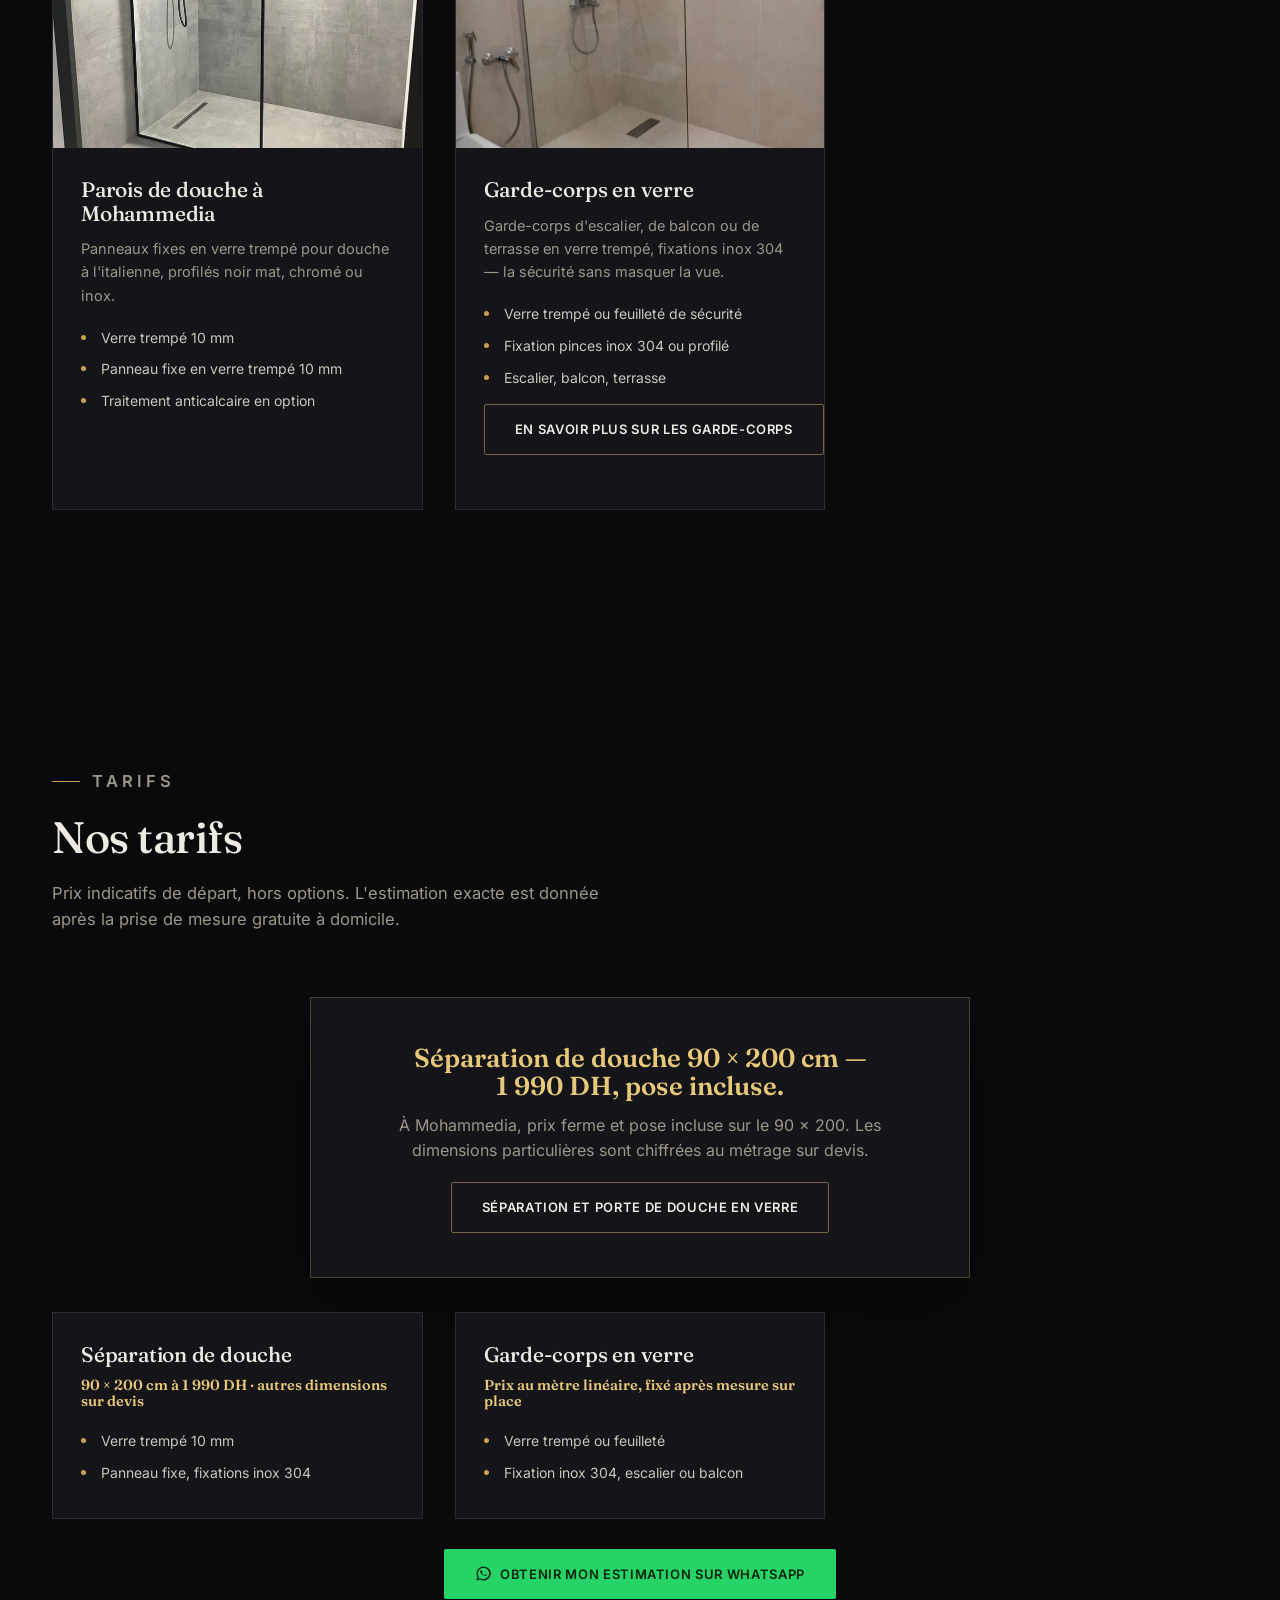
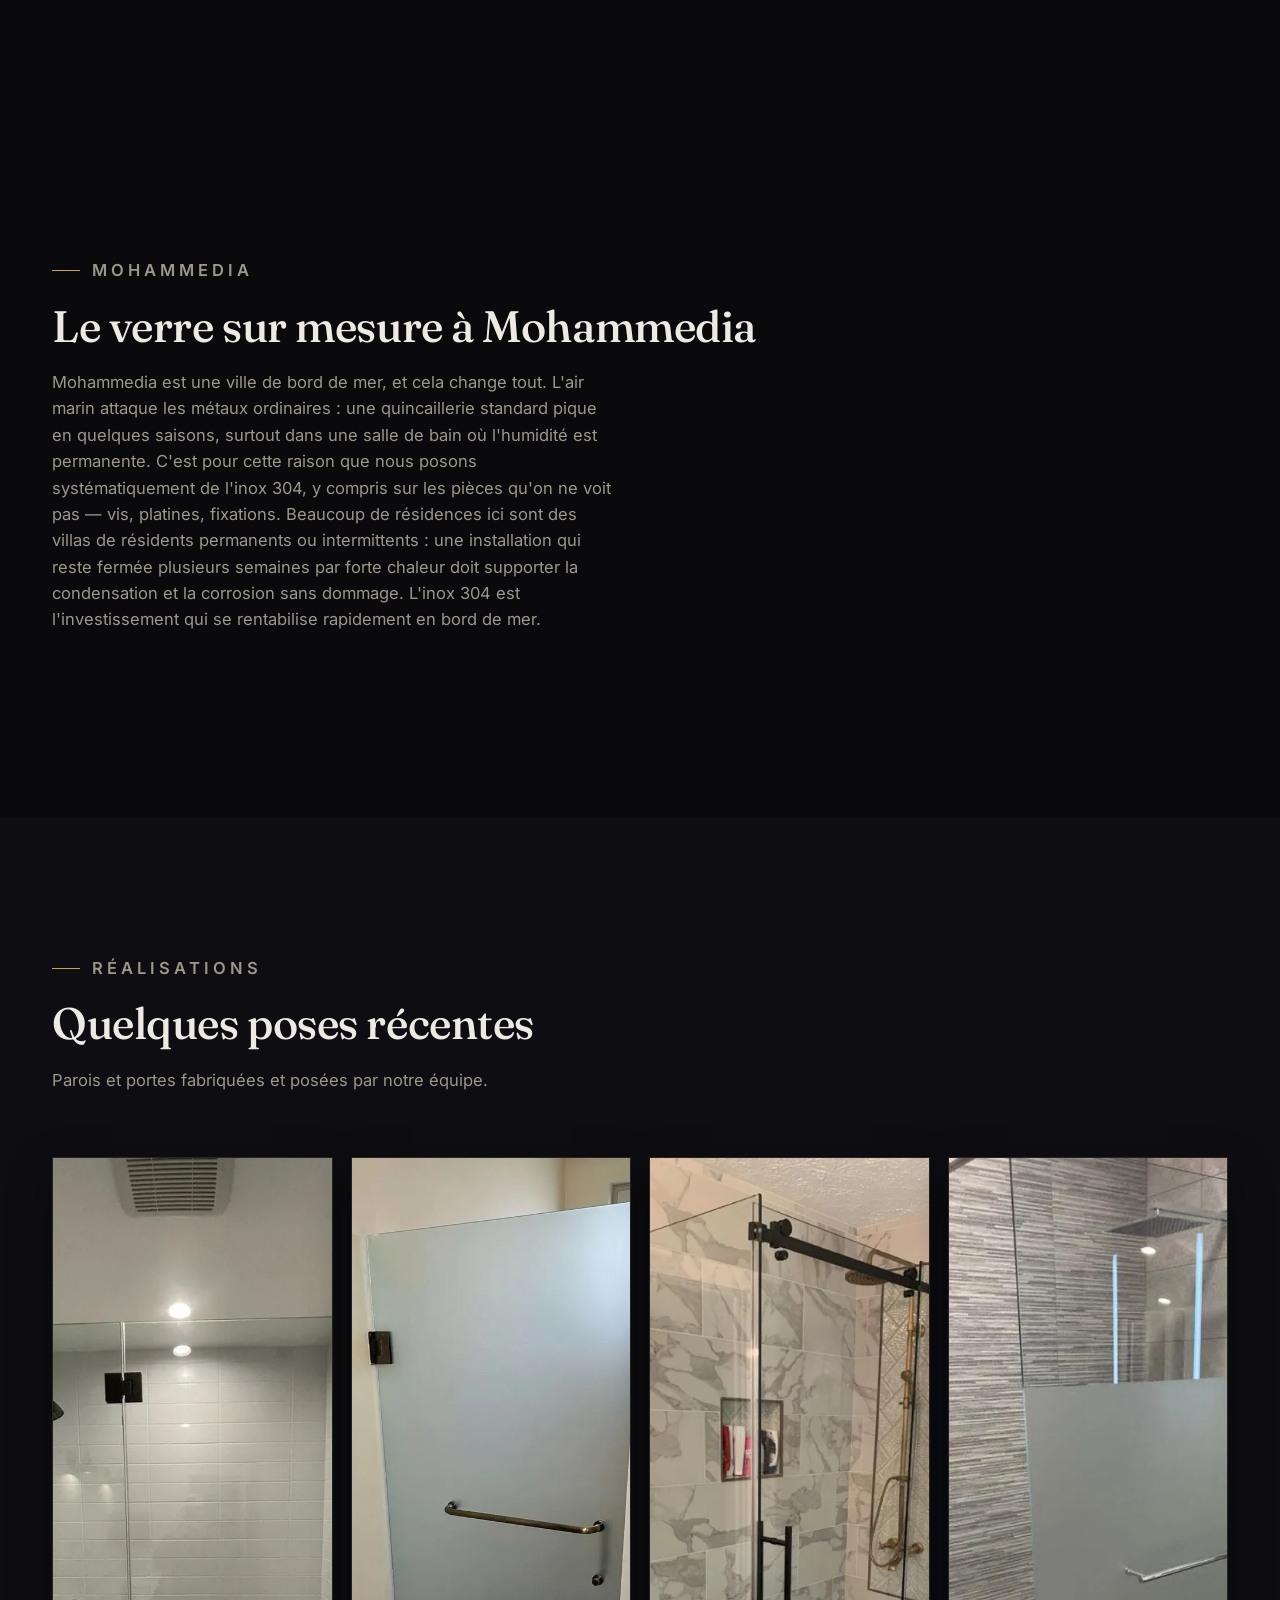
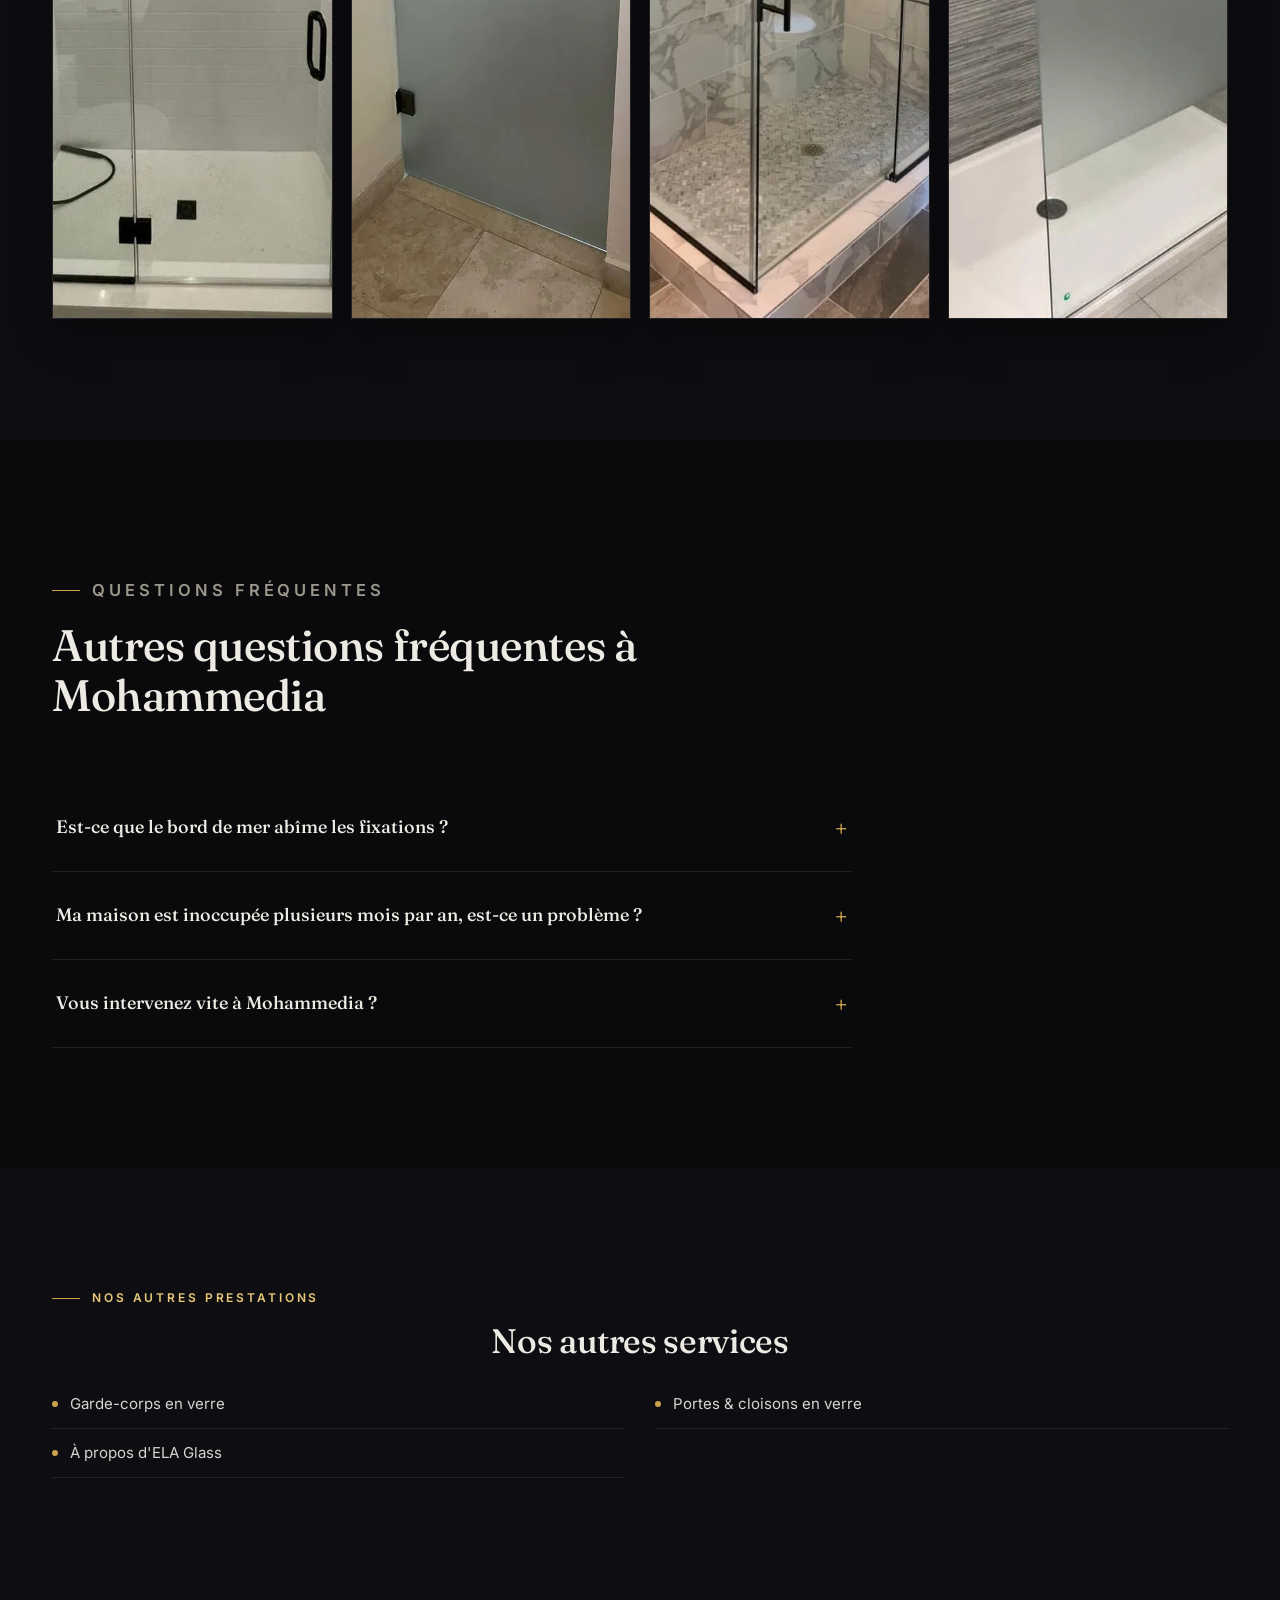
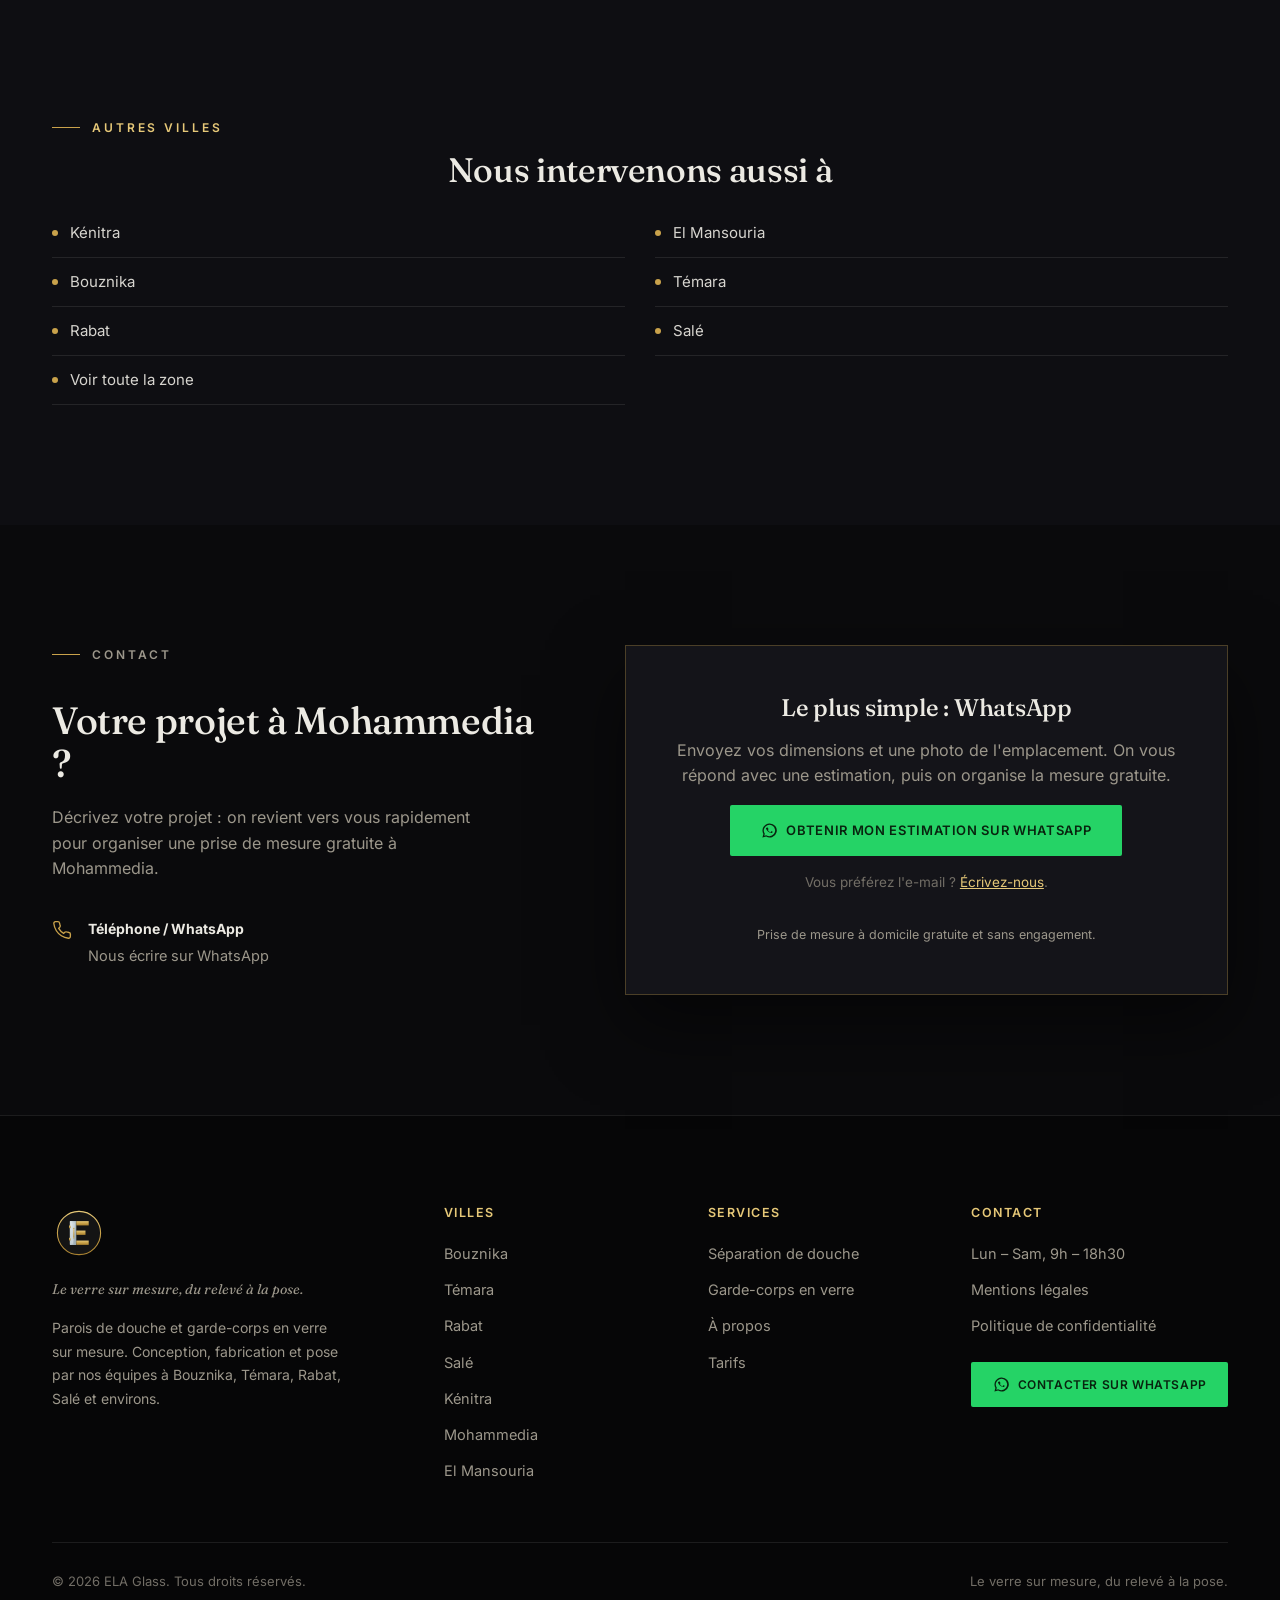
<file: paroi-douche-mohammedia.html>
<!DOCTYPE html>
<html lang="fr">
<head>
<meta charset="UTF-8">
<link rel="preload" href="/assets/fonts/fraunces-normal.woff2" as="font" type="font/woff2" crossorigin>
<link rel="preload" href="/assets/fonts/inter.woff2" as="font" type="font/woff2" crossorigin>
<link rel="preload" as="image" href="/assets/images/hero-douche.webp" fetchpriority="high">
<meta name="viewport" content="width=device-width, initial-scale=1.0">
<title>Séparation de douche à Mohammedia — 1 990 DH, pose incluse</title>
<meta name="description" content="Séparation de douche 90 × 200 cm en verre trempé : 1 990 DH, pose incluse. Sur mesure à Mohammedia. Relevé gratuit, pose sous 72 h.">
<meta name="theme-color" content="#0A0A0C">
<link rel="canonical" href="https://elaglass.ma/paroi-douche-mohammedia.html">
<meta property="og:type" content="website">
<meta property="og:title" content="Séparation de douche à Mohammedia — 1 990 DH, pose incluse">
<meta property="og:description" content="Séparation de douche 90 × 200 cm en verre trempé : 1 990 DH, pose incluse. Sur mesure à Mohammedia. Relevé gratuit, pose sous 72 h.">
<meta property="og:url" content="https://elaglass.ma/paroi-douche-mohammedia.html">
<meta property="og:image" content="https://elaglass.ma/og-image-20260814.png?v=20260814">
<meta name="twitter:card" content="summary_large_image">
<meta name="twitter:image" content="https://elaglass.ma/og-image-20260814.png?v=20260814">
<link rel="stylesheet" href="/styles.css?v=20260813c">
<script type="application/ld+json">
{
  "@context": "https://schema.org",
  "@type": "LocalBusiness",
  "name": "ELA Glass — Mohammedia",
  "url": "https://elaglass.ma/paroi-douche-mohammedia.html",
  "image": "https://elaglass.ma/assets/logo/logo-og.webp",
  "description": "Paroi de douche en verre trempé 10 mm à Mohammedia. Prise de mesure gratuite. Pose sous 72 h. Quincaillerie inox 304 résistant à l'air marin.",
  "priceRange": "$$",
  "areaServed": "Mohammedia",
  "telephone": "+212720889310",
  "openingHours": "Mo-Sa 09:00-18:30",
  "sameAs": [
    "https://www.instagram.com/ela_glass_maroc/",
    "https://www.facebook.com/share/14gHMujXns3/"
  ]
}
</script>
<script type="application/ld+json">
{
  "@context": "https://schema.org",
  "@type": "FAQPage",
  "mainEntity": [
    {
      "@type": "Question",
      "name": "Est-ce que le bord de mer abîme les fixations ?",
      "acceptedAnswer": {
        "@type": "Answer",
        "text": "Oui, l'air marin attaque les métaux ordinaires. Nous posons de l'inox 304 sur toutes nos installations, y compris les pièces non visibles. C'est le poste sur lequel il ne faut pas économiser en bord de mer."
      }
    },
    {
      "@type": "Question",
      "name": "Ma maison est inoccupée plusieurs mois par an, est-ce un problème ?",
      "acceptedAnswer": {
        "@type": "Answer",
        "text": "Non. Le verre trempé et l'inox 304 supportent sans dommage les périodes de fermeture prolongée et la condensation qui les accompagne."
      }
    },
    {
      "@type": "Question",
      "name": "Vous intervenez vite à Mohammedia ?",
      "acceptedAnswer": {
        "@type": "Answer",
        "text": "Oui, le relevé peut souvent se faire rapidement et la pose intervient sous 72 heures maximum après validation des cotes."
      }
    }
  ]
}
</script>
<script type="application/ld+json">
{
  "@context": "https://schema.org",
  "@type": "BreadcrumbList",
  "itemListElement": [
    {
      "@type": "ListItem",
      "position": 1,
      "name": "Accueil",
      "item": "https://elaglass.ma/"
    },
    {
      "@type": "ListItem",
      "position": 2,
      "name": "Séparation de douche à Mohammedia",
      "item": "https://elaglass.ma/paroi-douche-mohammedia.html"
    }
  ]
}
</script>
<link rel="icon" href="/favicon.ico?v=20260814" sizes="any">
<link rel="icon" type="image/svg+xml" href="/favicon.svg?v=20260814">
<link rel="icon" type="image/png" sizes="48x48" href="/favicon-48x48.png?v=20260814">
<link rel="icon" type="image/png" sizes="32x32" href="/favicon-32x32.png?v=20260814">
<link rel="icon" type="image/png" sizes="16x16" href="/favicon-16x16.png?v=20260814">
<link rel="apple-touch-icon" href="/apple-touch-icon.png?v=20260814">
<link rel="manifest" href="/site.webmanifest">
</head>
<body>
<a href="#main" class="skip-link">Aller au contenu principal</a>
<header class="site-header" id="siteHeader"><nav class="nav" aria-label="Navigation principale"><a href="/index.html" class="brand" aria-label="ELA Glass — accueil"><img class="logo-light" src="/logo-elaglass.svg?v=20260814" alt="Elaglass" width="50" height="50" decoding="async"></a><ul class="nav-links" id="navLinks">
  <li class="nav-home"><a href="/">Accueil</a></li>

  <li class="nav-label">Prestations</li>
  <li class="nav-main"><a href="/separation-douche-verre.html">Séparation &amp; porte de douche</a></li>
  <li class="nav-main"><a href="/garde-corps-verre.html">Garde-corps en verre</a></li>
  <li class="nav-main"><a href="/portes-cloisons-verre.html">Portes &amp; cloisons</a></li>

  <li class="nav-label">Découvrir</li>
  <li class="nav-sec"><a href="/#realisations">Réalisations</a></li>
  <li class="nav-sec"><a href="/#tarifs">Tarifs</a></li>
  <li class="nav-sec nav-lite"><a href="/#processus">Processus</a></li>
  <li class="nav-sec"><a href="/#faq">FAQ</a></li>
  <li class="nav-sec nav-lite"><a href="/a-propos.html">À propos</a></li>
  <li class="nav-sec"><a href="/#contact">Contact</a></li>

  <li class="nav-label">Zones d'intervention</li>
  <li class="nav-zones">
    <ul class="nav-cities">
      <li class="nav-city"><a href="/paroi-douche-bouznika.html">Bouznika</a></li>
      <li class="nav-city"><a href="/paroi-douche-temara.html">Témara</a></li>
      <li class="nav-city"><a href="/paroi-douche-rabat.html">Rabat</a></li>
      <li class="nav-city"><a href="/paroi-douche-sale.html">Salé</a></li>
      <li class="nav-city"><a href="/paroi-douche-kenitra.html">Kénitra</a></li>
      <li class="nav-city"><a href="/paroi-douche-mohammedia.html">Mohammedia</a></li>
      <li class="nav-city"><a href="/paroi-douche-el-mansouria.html">El Mansouria</a></li>
    </ul>
  </li>

  <li class="nav-cta">
    <a class="nav-cta-btn" href="https://wa.me/212720889310?text=Bonjour%20ELA%20Glass%2C%20je%20souhaite%20un%20projet%20en%20verre%20sur%20mesure.%20Ma%20ville%20%3A%20" target="_blank" rel="noopener"><svg class="btn-ic" viewBox="0 0 24 24" fill="currentColor" aria-hidden="true"><path d="M12 2a10 10 0 0 0-8.6 15L2 22l5.2-1.4A10 10 0 1 0 12 2zm0 18a8 8 0 0 1-4.1-1.1l-.3-.2-3 .8.8-2.9-.2-.3A8 8 0 1 1 12 20zm4.4-6c-.2-.1-1.4-.7-1.6-.8s-.4-.1-.5.1-.6.8-.7 1-.3.2-.5.1a6.5 6.5 0 0 1-3.2-2.8c-.2-.4.2-.4.6-1.2.1-.1 0-.3 0-.4l-.7-1.7c-.2-.4-.4-.4-.5-.4h-.5a1 1 0 0 0-.7.3A3 3 0 0 0 7 8.5c0 1.3 1 2.6 1.1 2.8a10.5 10.5 0 0 0 4 3.6c1.4.6 2 .6 2.7.6a2.4 2.4 0 0 0 1.6-1.1 2 2 0 0 0 .1-1.1c0-.1-.2-.2-.4-.3z"/></svg>Prise de mesure gratuite</a>
    <span class="nav-cta-note">Réponse rapide · Lun–Sam, 9h–18h30</span>
  </li>
</ul><button class="burger" id="burger" aria-label="Ouvrir le menu" aria-expanded="false" aria-controls="navLinks"><span></span><span></span><span></span></button></nav><div class="nav-overlay" id="navOverlay"></div></header>
<main id="main">
<nav class="crumb" aria-label="Fil d'Ariane"><a href="/">Accueil</a><span aria-hidden="true">/</span><span aria-current="page">Séparation de douche à Mohammedia</span></nav>
<section class="hero" id="top"><div class="hero-inner"><p class="hero-tag">Séparation de douche &amp; garde-corps · Mohammedia</p><h1>Séparation et porte de douche en verre sur mesure à Mohammedia</h1><p class="hero-lede">ELA Glass intervient à Mohammedia pour concevoir, fabriquer et poser séparations et portes de douche, ainsi que des garde-corps, en verre trempé sur mesure. Relevé à domicile gratuit, quincaillerie inox 304.</p><p class="price" style="font-size:clamp(15px,2.1vw,18px);line-height:1.35;font-weight:600;margin:6px 0 22px;">Séparation de douche 90 × 200 cm — 1 990 DH, pose incluse.</p><div class="hero-actions"><a href="#contact" class="btn btn-ghost">Prise de mesure gratuite</a></div></div></section>
<section class="trust"><div class="trust-inner"><div class="trust-item"><span class="trust-num">Offerte</span><span class="trust-label">prise de mesure à domicile à Mohammedia</span></div><div class="trust-item"><span class="trust-num">Trempé</span><span class="trust-label">verre de sécurité sur toutes nos réalisations</span></div><div class="trust-item"><span class="trust-num">100%</span><span class="trust-label">sur mesure, du relevé à la pose</span></div><div class="trust-item"><span class="trust-num">Pose</span><span class="trust-label">assurée par nos équipes, sans sous-traitance</span></div></div></section>
<section class="section" id="services"><div class="wrap"><div class="section-head reveal"><p class="eyebrow">Nos services à Mohammedia</p><h2>Le verre sur mesure, du relevé à la pose</h2><p>Chaque pièce est mesurée chez vous, fabriquée puis posée sur mesure — au millimètre près.</p></div><div class="services-grid"><article class="service-card reveal"><div class="service-media"><picture><source type="image/webp" srcset="assets/images/douche-italienne-cadre-noir.webp"><img src="assets/images/douche-italienne-cadre-noir.jpg" alt="Paroi de douche sur mesure à Mohammedia" loading="lazy" width="736" height="981" decoding="async"></picture><span class="service-num">01</span></div><div class="service-body"><h3>Parois de douche à Mohammedia</h3><p>Panneaux fixes en verre trempé pour douche à l'italienne, profilés noir mat, chromé ou inox.</p><ul class="service-list"><li>Verre trempé 10 mm</li><li>Panneau fixe en verre trempé 10 mm</li><li>Traitement anticalcaire en option</li></ul></div></article><article class="service-card reveal"><div class="service-media"><picture><source type="image/webp" srcset="assets/images/paroi-fixe-transparente-beige.webp"><img src="assets/images/paroi-fixe-transparente-beige.jpg" alt="Séparation de douche en verre trempé, panneau fixe transparent — ELA Glass Mohammedia" loading="lazy" width="736" height="981" decoding="async"></picture><span class="service-num">02</span></div><div class="service-body"><h3>Garde-corps en verre</h3><p>Garde-corps d'escalier, de balcon ou de terrasse en verre trempé, fixations inox 304 — la sécurité sans masquer la vue.</p><ul class="service-list"><li>Verre trempé ou feuilleté de sécurité</li><li>Fixation pinces inox 304 ou profilé</li><li>Escalier, balcon, terrasse</li></ul><p style="margin-top:16px;"><a class="btn btn-ghost" href="/garde-corps-verre.html">En savoir plus sur les garde-corps</a></p></div></article></div></div></section>
<section class="section" id="tarifs"><div class="wrap"><div class="section-head reveal"><p class="eyebrow">Tarifs</p><h2>Nos tarifs</h2><p>Prix indicatifs de départ, hors options. L'estimation exacte est donnée après la prise de mesure gratuite à domicile.</p></div><div class="form-card reveal" style="text-align:center;max-width:660px;margin:0 auto 34px;"><p class="price"><strong>Séparation de douche 90 × 200 cm — 1 990 DH, pose incluse.</strong></p><p style="margin:10px 0 18px;">À Mohammedia, prix ferme et pose incluse sur le 90 × 200. Les dimensions particulières sont chiffrées au métrage sur devis.</p><a href="/separation-douche-verre.html" class="btn btn-ghost">Séparation et porte de douche en verre</a></div><div class="services-grid"><article class="service-card reveal"><div class="service-body"><h3>Séparation de douche</h3><p class="price"><strong>90 × 200 cm à 1 990 DH · autres dimensions sur devis</strong></p><ul class="service-list"><li>Verre trempé 10 mm</li><li>Panneau fixe, fixations inox 304</li></ul></div></article><article class="service-card reveal"><div class="service-body"><h3>Garde-corps en verre</h3><p class="price"><strong>Prix au mètre linéaire, fixé après mesure sur place</strong></p><ul class="service-list"><li>Verre trempé ou feuilleté</li><li>Fixation inox 304, escalier ou balcon</li></ul></div></article></div><div style="text-align:center;margin-top:30px;"><a href="https://wa.me/212720889310?text=Bonjour%20ELA%20Glass%2C%20je%20suis%20%C3%A0%20Mohammedia.%20Mon%20projet%20%3A%20" class="btn btn-whatsapp" target="_blank" rel="noopener"><svg class="btn-ic" viewBox="0 0 24 24" fill="currentColor" aria-hidden="true"><path d="M12 2a10 10 0 0 0-8.6 15L2 22l5.2-1.4A10 10 0 1 0 12 2zm0 18a8 8 0 0 1-4.1-1.1l-.3-.2-3 .8.8-2.9-.2-.3A8 8 0 1 1 12 20zm4.4-6c-.2-.1-1.4-.7-1.6-.8s-.4-.1-.5.1-.6.8-.7 1-.3.2-.5.1a6.5 6.5 0 0 1-3.2-2.8c-.2-.4.2-.4.6-1.2.1-.1 0-.3 0-.4l-.7-1.7c-.2-.4-.4-.4-.5-.4h-.5a1 1 0 0 0-.7.3A3 3 0 0 0 7 8.5c0 1.3 1 2.6 1.1 2.8a10.5 10.5 0 0 0 4 3.6c1.4.6 2 .6 2.7.6a2.4 2.4 0 0 0 1.6-1.1 2 2 0 0 0 .1-1.1c0-.1-.2-.2-.4-.3z"/></svg>Obtenir mon estimation sur WhatsApp</a></div></div></section>
<section class="section" id="local"><div class="wrap"><div class="section-head reveal" style="max-width:760px;"><p class="eyebrow">Mohammedia</p><h2>Le verre sur mesure à Mohammedia</h2><p>Mohammedia est une ville de bord de mer, et cela change tout. L'air marin attaque les métaux ordinaires : une quincaillerie standard pique en quelques saisons, surtout dans une salle de bain où l'humidité est permanente. C'est pour cette raison que nous posons systématiquement de l'inox 304, y compris sur les pièces qu'on ne voit pas — vis, platines, fixations. Beaucoup de résidences ici sont des villas de résidents permanents ou intermittents : une installation qui reste fermée plusieurs semaines par forte chaleur doit supporter la condensation et la corrosion sans dommage. L'inox 304 est l'investissement qui se rentabilise rapidement en bord de mer.</p></div></div></section>
<section class="section gallery-band" id="realisations"><div class="wrap"><div class="section-head reveal"><p class="eyebrow">Réalisations</p><h2>Quelques poses récentes</h2><p>Parois et portes fabriquées et posées par notre équipe.</p></div><div class="masonry"><figure class="item reveal"><picture><source type="image/webp" srcset="assets/images/cabine-battante-noir-metro.webp"><img src="assets/images/cabine-battante-noir-metro.jpg" alt="Cabine de douche verre clair, quincaillerie noire — ELA Glass" loading="lazy" width="736" height="981" decoding="async"></picture></figure><figure class="item reveal"><picture><source type="image/webp" srcset="assets/images/porte-verre-depoli-vert.webp"><img src="assets/images/porte-verre-depoli-vert.jpg" alt="Porte en verre dépoli sur pivot — ELA Glass" loading="lazy" width="736" height="1308" decoding="async"></picture></figure><figure class="item reveal"><picture><source type="image/webp" srcset="assets/images/cabine-angle-coulissante-marbre.webp"><img src="assets/images/cabine-angle-coulissante-marbre.jpg" alt="Cabine d'angle coulissante, profilé noir — ELA Glass" loading="lazy" width="736" height="981" decoding="async"></picture></figure><figure class="item reveal"><picture><source type="image/webp" srcset="assets/images/paroi-depoli-chrome.webp"><img src="assets/images/paroi-depoli-chrome.jpg" alt="Paroi de douche bandeau dépoli, finition chromée — ELA Glass" loading="lazy" width="736" height="981" decoding="async"></picture></figure></div></div></section>
<section class="section" id="faq"><div class="wrap"><div class="section-head reveal"><p class="eyebrow">Questions fréquentes</p><h2>Autres questions fréquentes à Mohammedia</h2></div><div class="faq-wrap"><details class="faq-item reveal"><summary>Est-ce que le bord de mer abîme les fixations ?</summary><div class="faq-body">Oui, l'air marin attaque les métaux ordinaires. Nous posons de l'inox 304 sur toutes nos installations, y compris les pièces non visibles. C'est le poste sur lequel il ne faut pas économiser en bord de mer.</div></details><details class="faq-item reveal"><summary>Ma maison est inoccupée plusieurs mois par an, est-ce un problème ?</summary><div class="faq-body">Non. Le verre trempé et l'inox 304 supportent sans dommage les périodes de fermeture prolongée et la condensation qui les accompagne.</div></details><details class="faq-item reveal"><summary>Vous intervenez vite à Mohammedia ?</summary><div class="faq-body">Oui, le relevé peut souvent se faire rapidement et la pose intervient sous 72 heures maximum après validation des cotes.</div></details></div></div></section>
<section class="section zone-section" id="autres-prestations-mohammedia"><div class="wrap"><div class="reveal" style="text-align:center;"><p class="eyebrow">Nos autres prestations</p><h2 style="margin-top:14px;font-size:clamp(24px,3vw,34px);">Nos autres services</h2><div class="zone-list" style="justify-content:center;margin-top:20px;"><div><a href="/garde-corps-verre.html">Garde-corps en verre</a></div><div><a href="/portes-cloisons-verre.html">Portes &amp; cloisons en verre</a></div><div><a href="/a-propos.html">À propos d'ELA Glass</a></div></div></div></div></section>
<section class="section zone-section"><div class="wrap"><div class="reveal" style="text-align:center;"><p class="eyebrow">Autres villes</p><h2 style="margin-top:14px;font-size:clamp(24px,3vw,34px);">Nous intervenons aussi à</h2><div class="zone-list" style="justify-content:center;margin-top:20px;"><div><a href="/paroi-douche-kenitra.html">Kénitra</a></div><div><a href="/paroi-douche-el-mansouria.html">El Mansouria</a></div><div><a href="/paroi-douche-bouznika.html">Bouznika</a></div><div><a href="/paroi-douche-temara.html">Témara</a></div><div><a href="/paroi-douche-rabat.html">Rabat</a></div><div><a href="/paroi-douche-sale.html">Salé</a></div><div><a href="/index.html">Voir toute la zone</a></div></div></div></div></section>
<section class="section" id="contact"><div class="wrap"><div class="contact-grid"><div class="contact-info reveal"><p class="eyebrow">Contact</p><h2>Votre projet à Mohammedia ?</h2><p>Décrivez votre projet : on revient vers vous rapidement pour organiser une prise de mesure gratuite à Mohammedia.</p><div class="contact-detail"><svg class="ic" width="20" height="20" viewBox="0 0 24 24" fill="none" stroke="currentColor" stroke-width="1.6" aria-hidden="true"><path d="M22 16.9v3a2 2 0 0 1-2.2 2 19.8 19.8 0 0 1-8.6-3 19.5 19.5 0 0 1-6-6 19.8 19.8 0 0 1-3-8.7A2 2 0 0 1 4.1 2h3a2 2 0 0 1 2 1.7c.1 1 .4 2 .7 3a2 2 0 0 1-.5 2.1L8 10.1a16 16 0 0 0 6 6l1.3-1.3a2 2 0 0 1 2.1-.5c1 .3 2 .5 3 .7a2 2 0 0 1 1.7 2z"/></svg><div><strong>Téléphone / WhatsApp</strong><span><a href="https://wa.me/212720889310?text=Bonjour%20ELA%20Glass%2C%20je%20suis%20%C3%A0%20Mohammedia.%20Mon%20projet%20%3A%20" target="_blank" rel="noopener">Nous écrire sur WhatsApp</a></span></div></div></div><div class="form-card reveal" style="display:flex;flex-direction:column;justify-content:center;gap:16px;text-align:center;"><h3 style="font-family:'Fraunces',serif;font-weight:500;font-size:24px;margin:0;">Le plus simple : WhatsApp</h3><p style="margin:0;">Envoyez vos dimensions et une photo de l'emplacement. On vous répond avec une estimation, puis on organise la mesure gratuite.</p><a href="https://wa.me/212720889310?text=Bonjour%20ELA%20Glass%2C%20je%20suis%20%C3%A0%20Mohammedia.%20Mon%20projet%20%3A%20" class="btn btn-whatsapp" target="_blank" rel="noopener" style="align-self:center;"><svg class="btn-ic" viewBox="0 0 24 24" fill="currentColor" aria-hidden="true"><path d="M12 2a10 10 0 0 0-8.6 15L2 22l5.2-1.4A10 10 0 1 0 12 2zm0 18a8 8 0 0 1-4.1-1.1l-.3-.2-3 .8.8-2.9-.2-.3A8 8 0 1 1 12 20zm4.4-6c-.2-.1-1.4-.7-1.6-.8s-.4-.1-.5.1-.6.8-.7 1-.3.2-.5.1a6.5 6.5 0 0 1-3.2-2.8c-.2-.4.2-.4.6-1.2.1-.1 0-.3 0-.4l-.7-1.7c-.2-.4-.4-.4-.5-.4h-.5a1 1 0 0 0-.7.3A3 3 0 0 0 7 8.5c0 1.3 1 2.6 1.1 2.8a10.5 10.5 0 0 0 4 3.6c1.4.6 2 .6 2.7.6a2.4 2.4 0 0 0 1.6-1.1 2 2 0 0 0 .1-1.1c0-.1-.2-.2-.4-.3z"/></svg>Obtenir mon estimation sur WhatsApp</a><p style="margin:0;font-size:13.5px;color:var(--muted-2);">Vous préférez l'e-mail ? <a href="mailto:elaglass10@gmail.com?subject=Projet%20verre%20sur%20mesure&body=Bonjour%2C%0A%0AMa%20ville%20%3A%20%0AMon%20projet%20%3A%20%0ADimensions%20approximatives%20%3A%20%0A" style="color:var(--gold-light);text-decoration:underline;">Écrivez-nous</a>.</p>
        <p class="form-note">Prise de mesure à domicile gratuite et sans engagement.</p></div></div></div></section>
</main>
<footer class="site-footer"><div class="wrap"><div class="footer-grid"><div><div class="footer-brand"><img src="/logo-elaglass.svg?v=20260814" alt="Elaglass" width="54" height="54" loading="lazy" decoding="async"></div><p class="footer-slogan">Le verre sur mesure, du relevé à la pose.</p><p>Parois de douche et garde-corps en verre sur mesure. Conception, fabrication et pose par nos équipes à Bouznika, Témara, Rabat, Salé et environs.</p></div><div class="footer-col"><h5>Villes</h5><ul><li><a href="/paroi-douche-bouznika.html">Bouznika</a></li><li><a href="/paroi-douche-temara.html">Témara</a></li><li><a href="/paroi-douche-rabat.html">Rabat</a></li><li><a href="/paroi-douche-sale.html">Salé</a></li><li><a href="/paroi-douche-kenitra.html">Kénitra</a></li><li><a href="/paroi-douche-mohammedia.html">Mohammedia</a></li><li><a href="/paroi-douche-el-mansouria.html">El Mansouria</a></li></ul></div><div class="footer-col"><h5>Services</h5><ul><li><a href="/separation-douche-verre.html">Séparation de douche</a></li><li><a href="/garde-corps-verre.html">Garde-corps en verre</a></li><li><a href="/a-propos.html">À propos</a></li><li><a href="#tarifs">Tarifs</a></li></ul></div><div class="footer-col"><h5>Contact</h5><ul><li><span class="footer-link">Lun – Sam, 9h – 18h30</span></li><li><a href="/mentions-legales.html">Mentions légales</a></li><li><a href="/politique-confidentialite.html">Politique de confidentialité</a></li></ul><a href="https://wa.me/212720889310?text=Bonjour%20ELA%20Glass%2C%20je%20suis%20%C3%A0%20Mohammedia.%20Mon%20projet%20%3A%20" class="btn btn-whatsapp footer-wa" target="_blank" rel="noopener"><svg class="btn-ic" viewBox="0 0 24 24" fill="currentColor" aria-hidden="true"><path d="M12 2a10 10 0 0 0-8.6 15L2 22l5.2-1.4A10 10 0 1 0 12 2zm0 18a8 8 0 0 1-4.1-1.1l-.3-.2-3 .8.8-2.9-.2-.3A8 8 0 1 1 12 20zm4.4-6c-.2-.1-1.4-.7-1.6-.8s-.4-.1-.5.1-.6.8-.7 1-.3.2-.5.1a6.5 6.5 0 0 1-3.2-2.8c-.2-.4.2-.4.6-1.2.1-.1 0-.3 0-.4l-.7-1.7c-.2-.4-.4-.4-.5-.4h-.5a1 1 0 0 0-.7.3A3 3 0 0 0 7 8.5c0 1.3 1 2.6 1.1 2.8a10.5 10.5 0 0 0 4 3.6c1.4.6 2 .6 2.7.6a2.4 2.4 0 0 0 1.6-1.1 2 2 0 0 0 .1-1.1c0-.1-.2-.2-.4-.3z"/></svg>Contacter sur WhatsApp</a></div></div><div class="footer-bottom"><span>© <span id="year">2026</span> ELA Glass. Tous droits réservés.</span><span>Le verre sur mesure, du relevé à la pose.</span></div></div></footer>
<a href="https://wa.me/212720889310?text=Bonjour%20ELA%20Glass%2C%20je%20suis%20%C3%A0%20Mohammedia.%20Mon%20projet%20%3A%20" class="wa-float" target="_blank" rel="noopener" aria-label="Nous écrire sur WhatsApp"><svg width="26" height="26" viewBox="0 0 24 24" fill="#fff" aria-hidden="true"><path d="M12 2a10 10 0 0 0-8.6 15L2 22l5.2-1.4A10 10 0 1 0 12 2zm0 18a8 8 0 0 1-4.1-1.1l-.3-.2-3 .8.8-2.9-.2-.3A8 8 0 1 1 12 20zm4.4-6c-.2-.1-1.4-.7-1.6-.8s-.4-.1-.5.1-.6.8-.7 1-.3.2-.5.1a6.5 6.5 0 0 1-3.2-2.8c-.2-.4.2-.4.6-1.2.1-.1 0-.3 0-.4l-.7-1.7c-.2-.4-.4-.4-.5-.4h-.5a1 1 0 0 0-.7.3A3 3 0 0 0 7 8.5c0 1.3 1 2.6 1.1 2.8a10.5 10.5 0 0 0 4 3.6c1.4.6 2 .6 2.7.6a2.4 2.4 0 0 0 1.6-1.1 2 2 0 0 0 .1-1.1c0-.1-.2-.2-.4-.3z"/></svg></a>
<button class="to-top" id="toTop" aria-label="Retour en haut"><svg width="18" height="18" viewBox="0 0 24 24" fill="none" stroke="currentColor" stroke-width="1.8" aria-hidden="true"><path d="M12 19V5"/><path d="M5 12l7-7 7 7"/></svg></button>
<script src="script.js" defer></script>
<!-- Google Analytics 4 (chargement differe pour ne pas degrader les performances) -->
<script>
  window.dataLayer = window.dataLayer || [];
  function gtag(){dataLayer.push(arguments);}
  gtag('js', new Date());
  gtag('config', 'G-5GYW4J0R35');
  (function(){
    var loaded = false;
    function loadGA4(){
      if (loaded) return;
      loaded = true;
      var s = document.createElement('script');
      s.async = true;
      s.src = 'https://www.googletagmanager.com/gtag/js?id=G-5GYW4J0R35';
      document.head.appendChild(s);
    }
    var evts = ['scroll','mousemove','touchstart','keydown','click'];
    evts.forEach(function(e){ window.addEventListener(e, loadGA4, { once: true, passive: true }); });
    if (document.readyState === 'complete') { setTimeout(loadGA4, 3000); }
    else { window.addEventListener('load', function(){ setTimeout(loadGA4, 3000); }); }
  })();
</script>
</body>
</html>
</file>
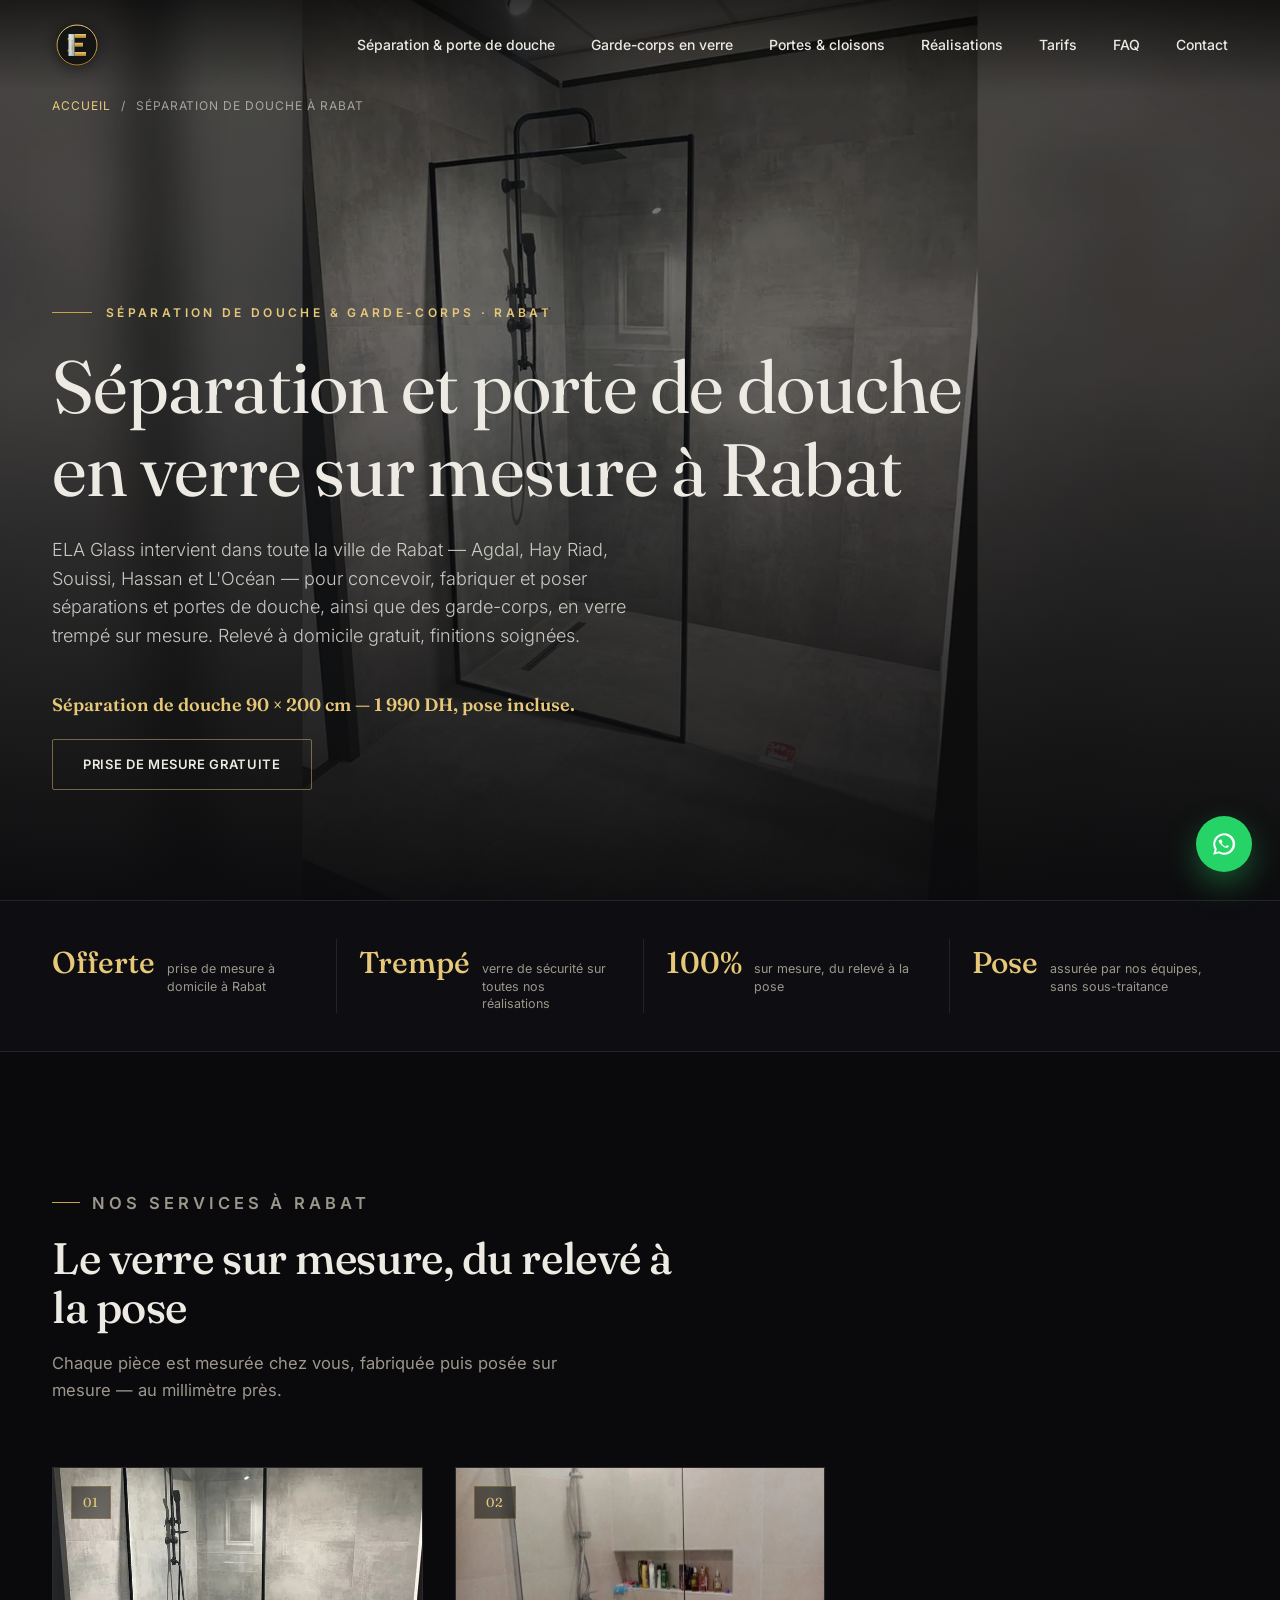
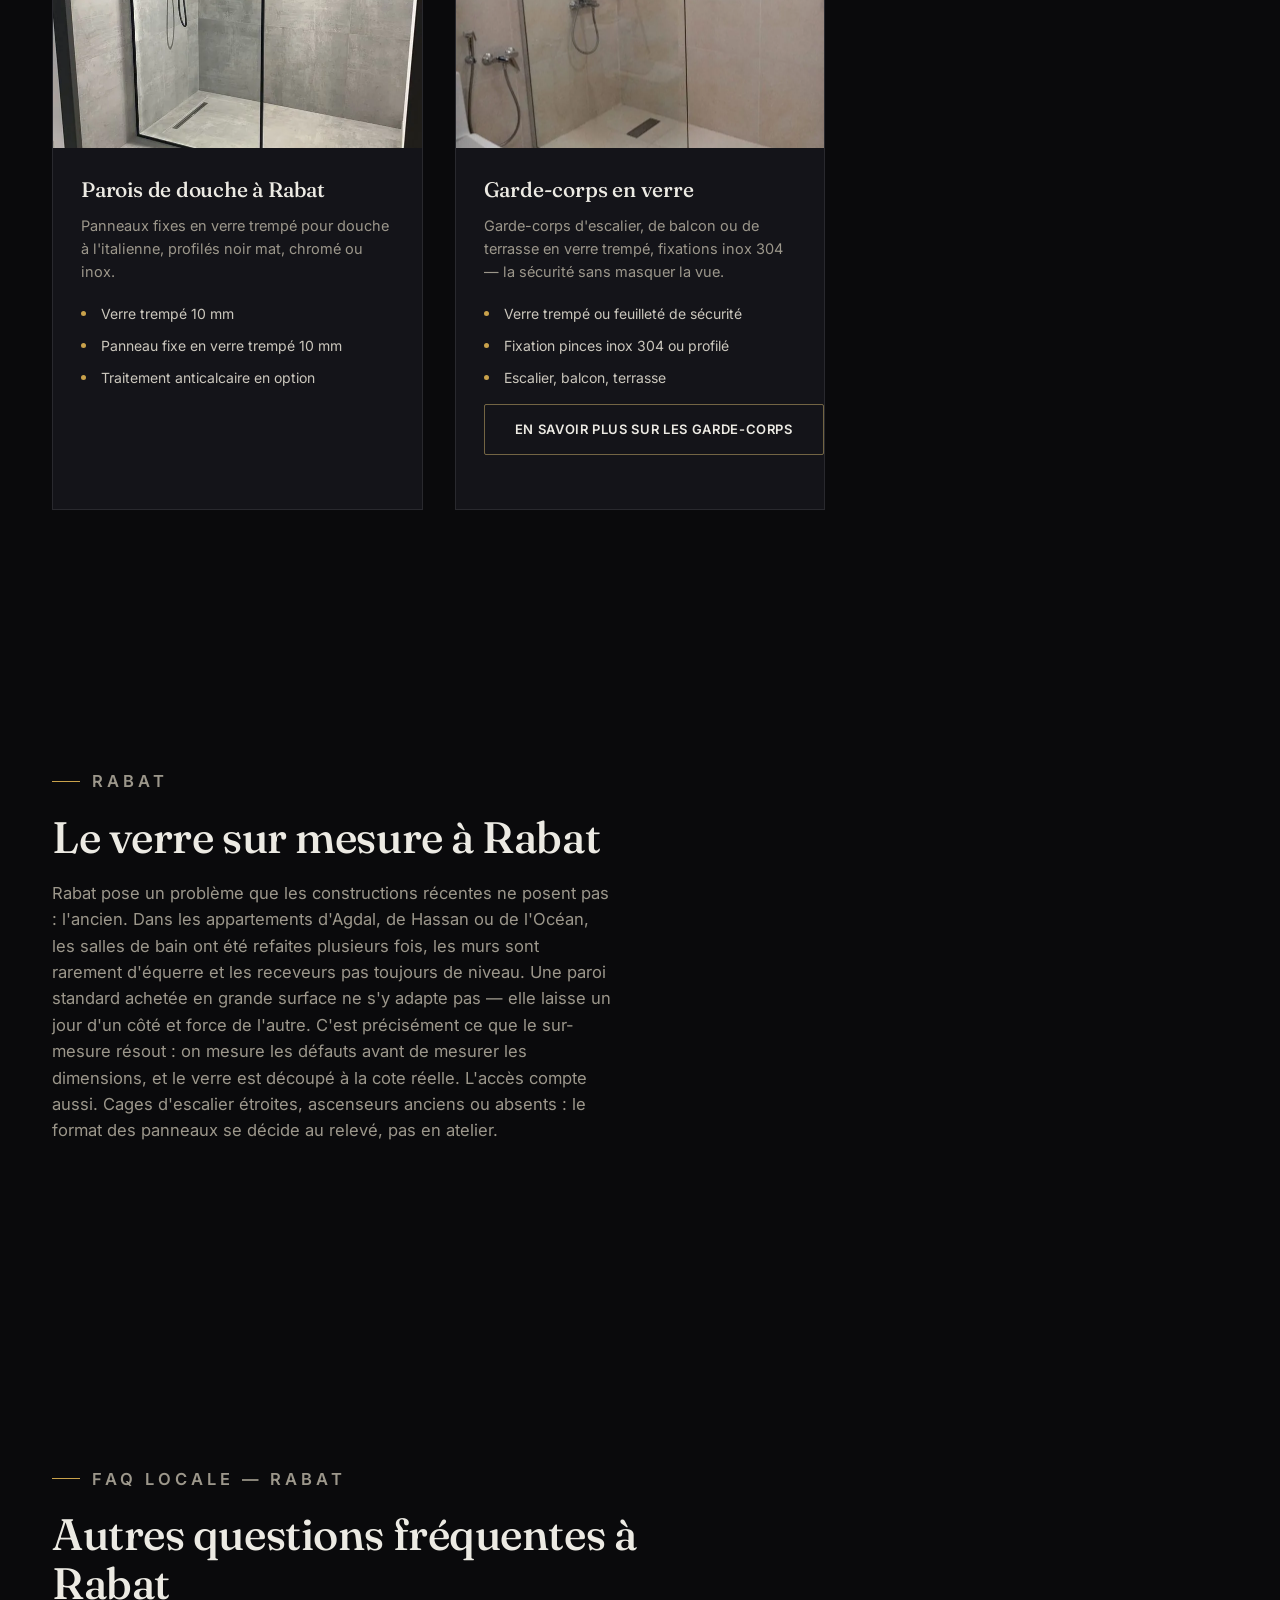
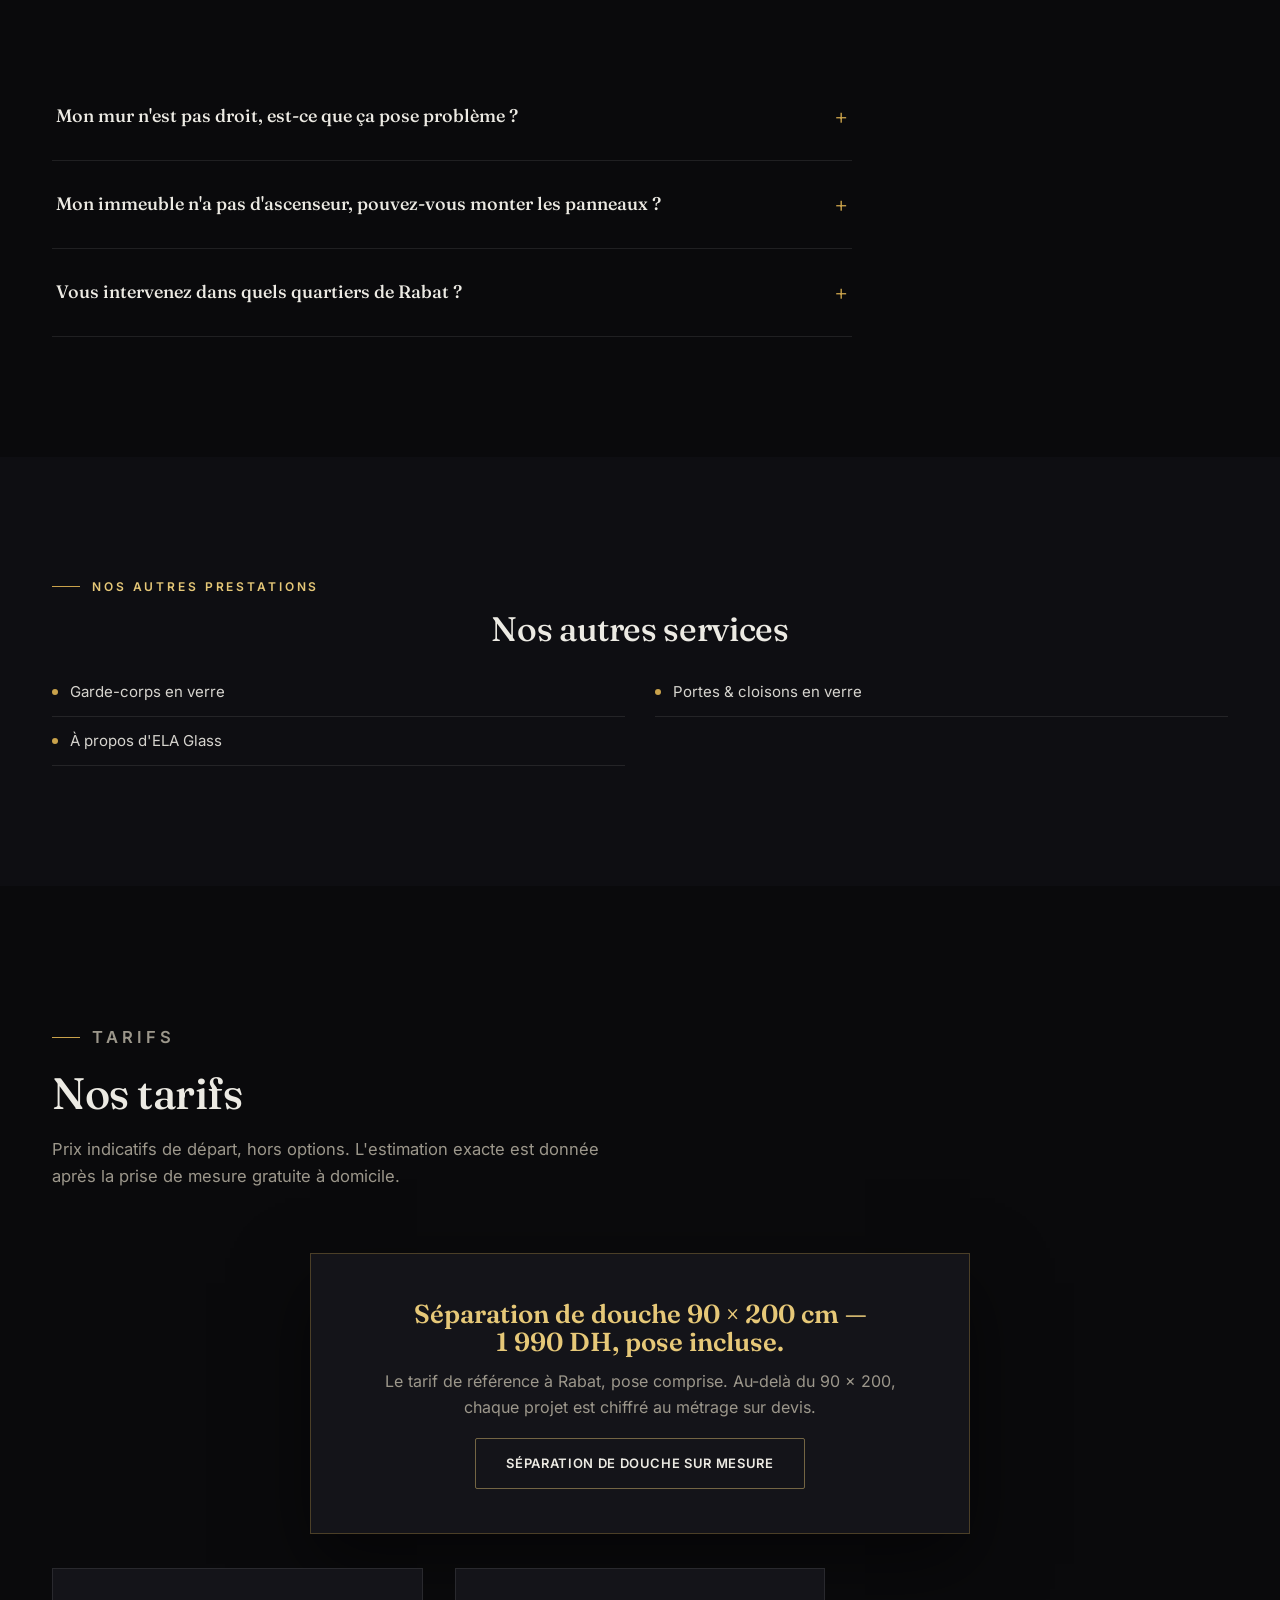
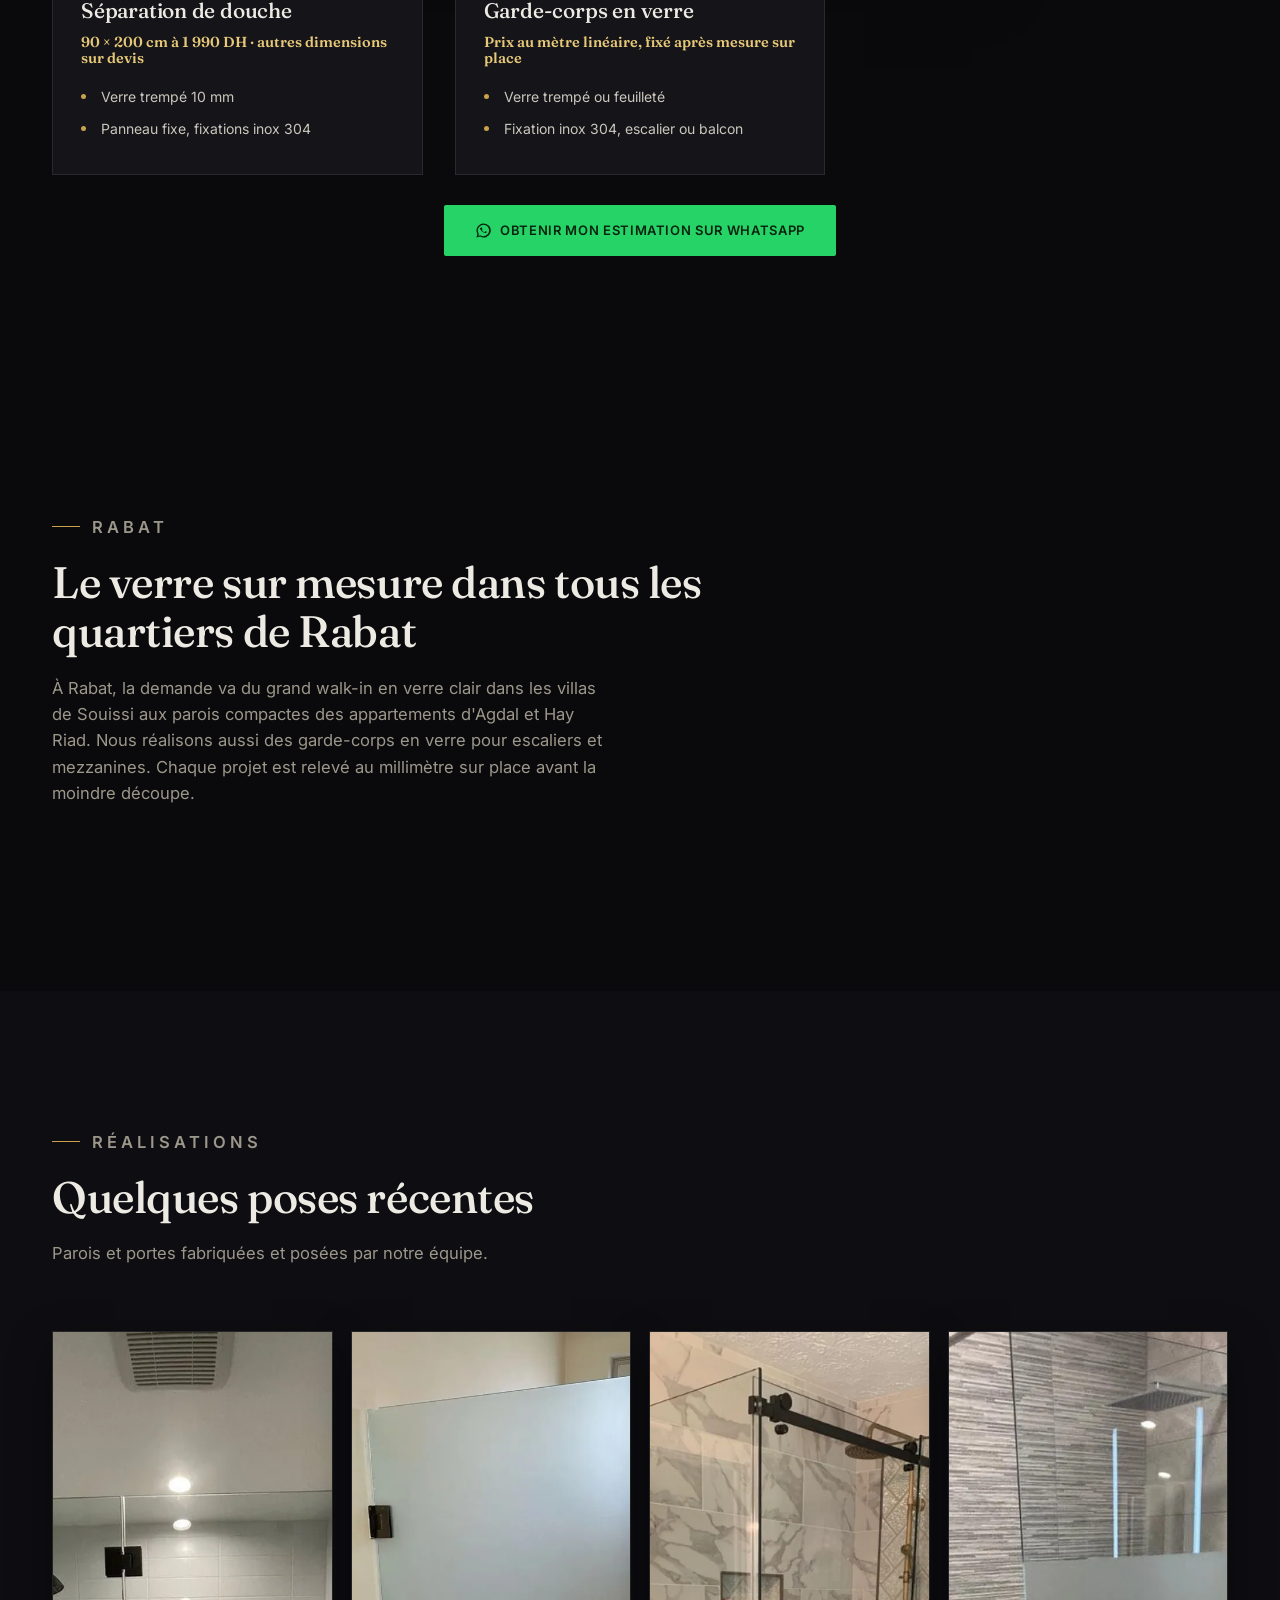
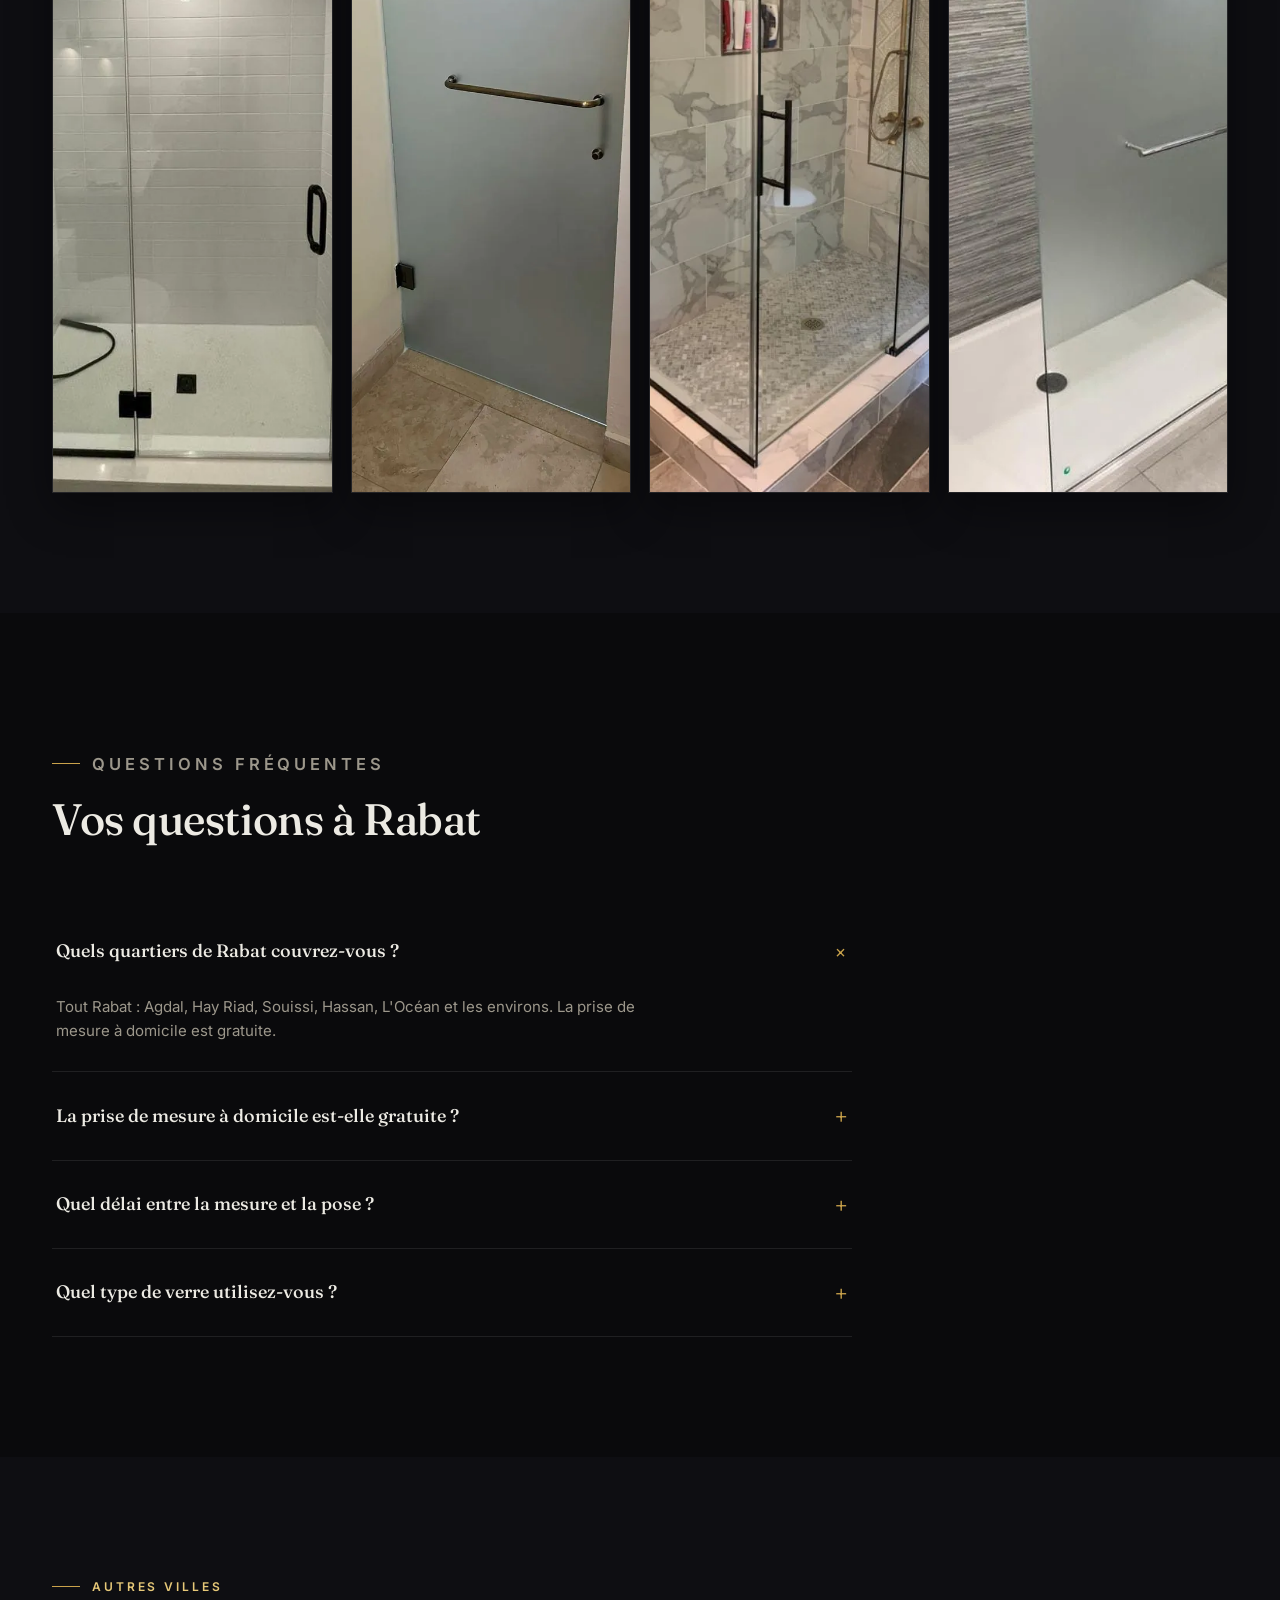
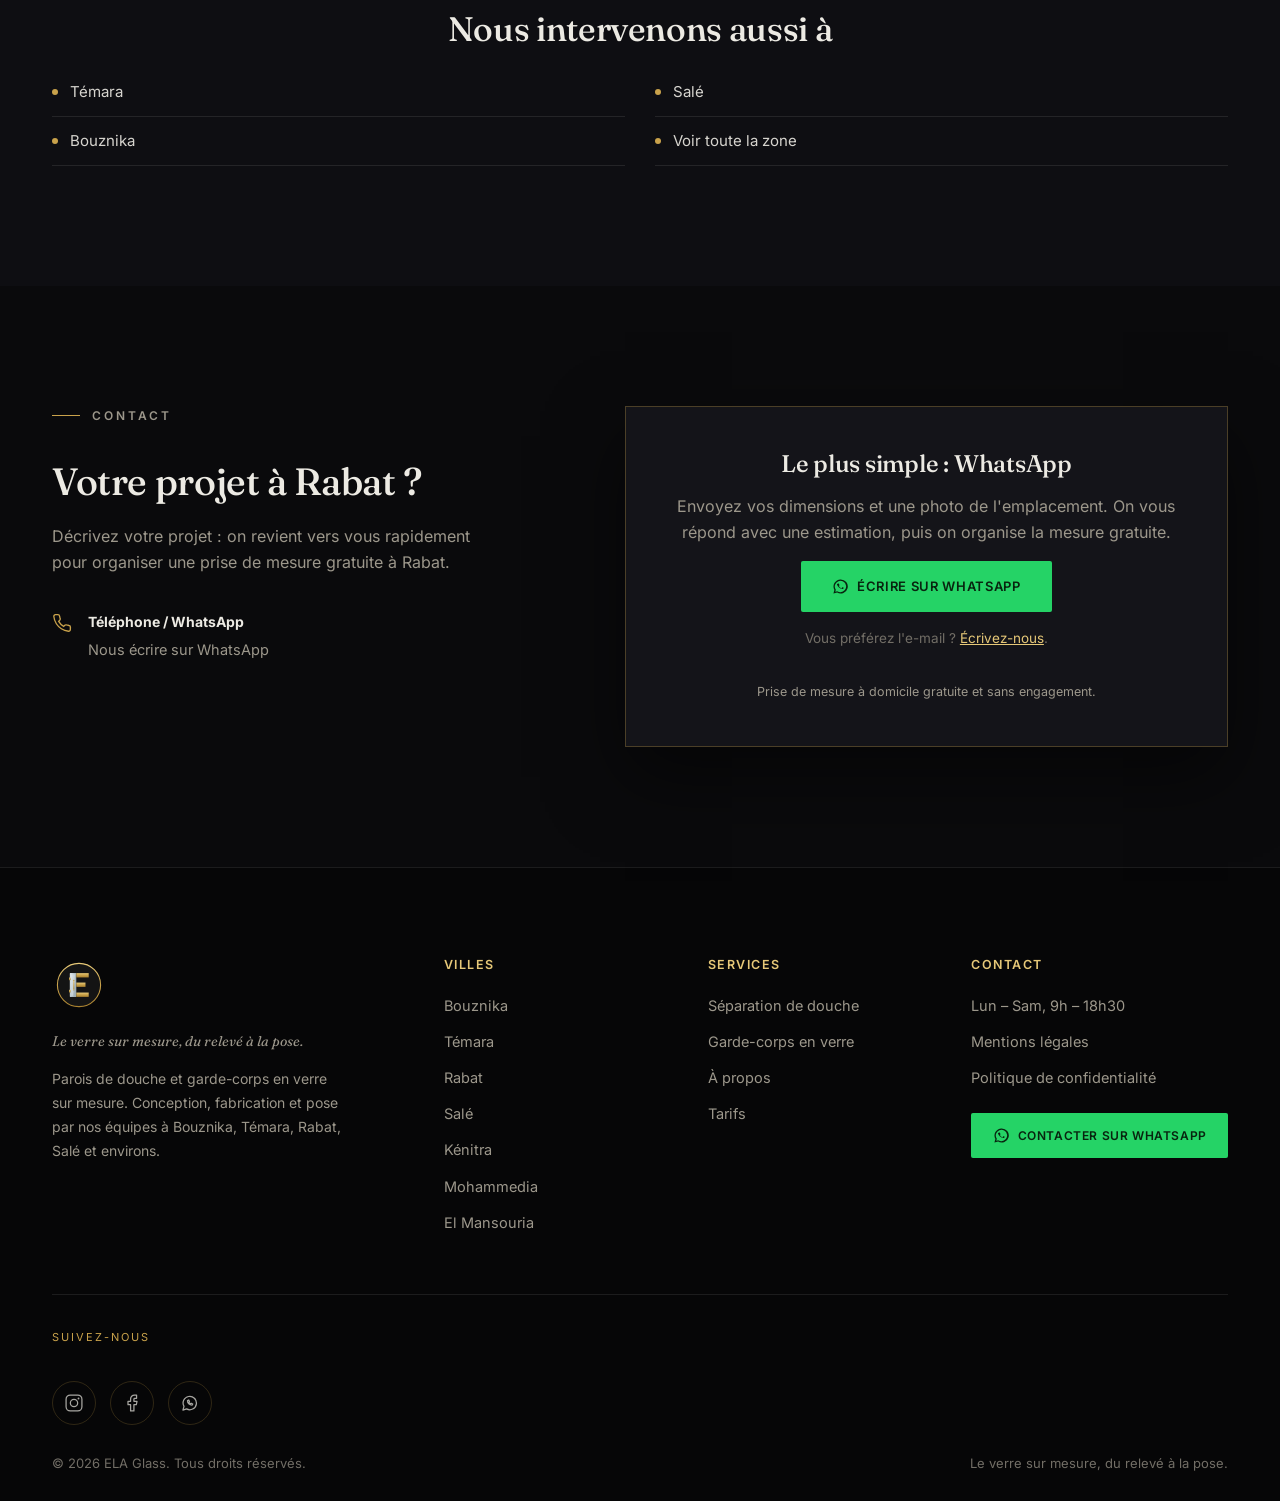
<file: paroi-douche-rabat.html>
<!DOCTYPE html>
<html lang="fr">
<head>
<meta charset="UTF-8">
<link rel="preload" href="/assets/fonts/fraunces-normal.woff2" as="font" type="font/woff2" crossorigin>
<link rel="preload" href="/assets/fonts/inter.woff2" as="font" type="font/woff2" crossorigin>
<link rel="preload" as="image" href="/assets/images/hero-douche.webp" fetchpriority="high">
<meta name="viewport" content="width=device-width, initial-scale=1.0">
<title>Séparation de douche à Rabat — 1 990 DH, pose incluse</title>
<meta name="description" content="Séparation de douche 90 × 200 cm en verre trempé : 1 990 DH, pose incluse. Sur mesure à Rabat — Agdal, Hay Riad, Souissi. Relevé gratuit, pose sous 72 h.">
<meta name="theme-color" content="#0A0A0C">
<link rel="canonical" href="https://elaglass.ma/paroi-douche-rabat.html">
<meta property="og:type" content="website">
<meta property="og:title" content="Séparation de douche à Rabat — 1 990 DH, pose incluse">
<meta property="og:description" content="Séparation de douche 90 × 200 cm en verre trempé : 1 990 DH, pose incluse. Sur mesure à Rabat — Agdal, Hay Riad, Souissi. Relevé gratuit, pose sous 72 h.">
<meta property="og:url" content="https://elaglass.ma/paroi-douche-rabat.html">
<meta property="og:image" content="https://elaglass.ma/og-image-20260814.png?v=20260814">
<meta name="twitter:card" content="summary_large_image">
<meta name="twitter:image" content="https://elaglass.ma/og-image-20260814.png?v=20260814">
<link rel="stylesheet" href="/styles.css?v=20260813c">
<script type="application/ld+json">
{
  "@context": "https://schema.org",
  "@type": "LocalBusiness",
  "name": "ELA Glass — Rabat",
  "url": "https://elaglass.ma/paroi-douche-rabat.html",
  "image": "https://elaglass.ma/assets/logo/logo-og.webp",
  "description": "Parois de douche, garde-corps en verre sur mesure à Rabat — Agdal, Hay Riad, Souissi, L'Océan. Mesure à domicile gratuite, verre trempé de sécurité.",
  "priceRange": "$$",
  "areaServed": "Rabat",
  "telephone": "+212720889310",
  "openingHours": "Mo-Sa 09:00-18:30",
  "sameAs": [
    "https://www.instagram.com/ela_glass_maroc/",
    "https://www.facebook.com/share/14gHMujXns3/"
  ]
}
</script>
<script type="application/ld+json">
{
  "@context": "https://schema.org",
  "@type": "FAQPage",
  "mainEntity": [
    {
      "@type": "Question",
      "name": "Mon mur n'est pas droit, est-ce que ça pose problème ?",
      "acceptedAnswer": {
        "@type": "Answer",
        "text": "Non, c'est le cas le plus fréquent dans l'ancien. Nous relevons les défauts avant les dimensions et le verre est découpé à la cote réelle."
      }
    },
    {
      "@type": "Question",
      "name": "Mon immeuble n'a pas d'ascenseur, pouvez-vous monter les panneaux ?",
      "acceptedAnswer": {
        "@type": "Answer",
        "text": "Oui. Le format des panneaux est arrêté au relevé, en tenant compte de l'accès, de la cage d'escalier et des angles de passage."
      }
    },
    {
      "@type": "Question",
      "name": "Vous intervenez dans quels quartiers de Rabat ?",
      "acceptedAnswer": {
        "@type": "Answer",
        "text": "Dans toute la ville — Agdal, Hassan, l'Océan, Hay Riad, Souissi et les quartiers voisins."
      }
    },
    {
      "@type": "Question",
      "name": "Quels quartiers de Rabat couvrez-vous ?",
      "acceptedAnswer": {
        "@type": "Answer",
        "text": "Tout Rabat : Agdal, Hay Riad, Souissi, Hassan, L'Océan et les environs. La prise de mesure à domicile est gratuite."
      }
    },
    {
      "@type": "Question",
      "name": "La prise de mesure à domicile est-elle gratuite ?",
      "acceptedAnswer": {
        "@type": "Answer",
        "text": "Oui, à Rabat comme dans toute la région : le déplacement pour le relevé des mesures et l'estimation est gratuit et sans engagement."
      }
    },
    {
      "@type": "Question",
      "name": "Quel délai entre la mesure et la pose ?",
      "acceptedAnswer": {
        "@type": "Answer",
        "text": "Sous 72 heures maximum entre le relevé et l'installation. Le verre est fabriqué sur mesure dès la validation des cotes."
      }
    },
    {
      "@type": "Question",
      "name": "Quel type de verre utilisez-vous ?",
      "acceptedAnswer": {
        "@type": "Answer",
        "text": "Exclusivement du verre trempé de sécurité 10 mm, en clair, dépoli ou sérigraphié. En cas de choc violent, il se fragmente en granulés non coupants au lieu d'éclats tranchants — c'est ce qui le rend sûr."
      }
    }
  ]
}
</script>
<script type="application/ld+json">
{
  "@context": "https://schema.org",
  "@type": "BreadcrumbList",
  "itemListElement": [
    {
      "@type": "ListItem",
      "position": 1,
      "name": "Accueil",
      "item": "https://elaglass.ma/"
    },
    {
      "@type": "ListItem",
      "position": 2,
      "name": "Séparation de douche à Rabat",
      "item": "https://elaglass.ma/paroi-douche-rabat.html"
    }
  ]
}
</script>
<link rel="icon" href="/favicon.ico?v=20260814" sizes="any">
<link rel="icon" type="image/svg+xml" href="/favicon.svg?v=20260814">
<link rel="icon" type="image/png" sizes="48x48" href="/favicon-48x48.png?v=20260814">
<link rel="icon" type="image/png" sizes="32x32" href="/favicon-32x32.png?v=20260814">
<link rel="icon" type="image/png" sizes="16x16" href="/favicon-16x16.png?v=20260814">
<link rel="apple-touch-icon" href="/apple-touch-icon.png?v=20260814">
<link rel="manifest" href="/site.webmanifest">
</head>
<body>
<a href="#main" class="skip-link">Aller au contenu principal</a>
<header class="site-header" id="siteHeader"><nav class="nav" aria-label="Navigation principale"><a href="/index.html" class="brand" aria-label="ELA Glass — accueil"><img class="logo-light" src="/logo-elaglass.svg?v=20260814" alt="Elaglass" width="50" height="50" decoding="async"></a><ul class="nav-links" id="navLinks">
  <li class="nav-home"><a href="/">Accueil</a></li>

  <li class="nav-label">Prestations</li>
  <li class="nav-main"><a href="/separation-douche-verre.html">Séparation &amp; porte de douche</a></li>
  <li class="nav-main"><a href="/garde-corps-verre.html">Garde-corps en verre</a></li>
  <li class="nav-main"><a href="/portes-cloisons-verre.html">Portes &amp; cloisons</a></li>

  <li class="nav-label">Découvrir</li>
  <li class="nav-sec"><a href="/#realisations">Réalisations</a></li>
  <li class="nav-sec"><a href="/#tarifs">Tarifs</a></li>
  <li class="nav-sec nav-lite"><a href="/#processus">Processus</a></li>
  <li class="nav-sec"><a href="/#faq">FAQ</a></li>
  <li class="nav-sec nav-lite"><a href="/a-propos.html">À propos</a></li>
  <li class="nav-sec"><a href="/#contact">Contact</a></li>

  <li class="nav-label">Zones d'intervention</li>
  <li class="nav-zones">
    <ul class="nav-cities">
      <li class="nav-city"><a href="/paroi-douche-bouznika.html">Bouznika</a></li>
      <li class="nav-city"><a href="/paroi-douche-temara.html">Témara</a></li>
      <li class="nav-city"><a href="/paroi-douche-rabat.html">Rabat</a></li>
      <li class="nav-city"><a href="/paroi-douche-sale.html">Salé</a></li>
      <li class="nav-city"><a href="/paroi-douche-kenitra.html">Kénitra</a></li>
      <li class="nav-city"><a href="/paroi-douche-mohammedia.html">Mohammedia</a></li>
      <li class="nav-city"><a href="/paroi-douche-el-mansouria.html">El Mansouria</a></li>
    </ul>
  </li>

  <li class="nav-cta">
    <a class="nav-cta-btn" href="https://wa.me/212720889310?text=Bonjour%20ELA%20Glass%2C%20je%20souhaite%20un%20projet%20en%20verre%20sur%20mesure.%20Ma%20ville%20%3A%20" target="_blank" rel="noopener"><svg class="btn-ic" viewBox="0 0 24 24" fill="currentColor" aria-hidden="true"><path d="M12 2a10 10 0 0 0-8.6 15L2 22l5.2-1.4A10 10 0 1 0 12 2zm0 18a8 8 0 0 1-4.1-1.1l-.3-.2-3 .8.8-2.9-.2-.3A8 8 0 1 1 12 20zm4.4-6c-.2-.1-1.4-.7-1.6-.8s-.4-.1-.5.1-.6.8-.7 1-.3.2-.5.1a6.5 6.5 0 0 1-3.2-2.8c-.2-.4.2-.4.6-1.2.1-.1 0-.3 0-.4l-.7-1.7c-.2-.4-.4-.4-.5-.4h-.5a1 1 0 0 0-.7.3A3 3 0 0 0 7 8.5c0 1.3 1 2.6 1.1 2.8a10.5 10.5 0 0 0 4 3.6c1.4.6 2 .6 2.7.6a2.4 2.4 0 0 0 1.6-1.1 2 2 0 0 0 .1-1.1c0-.1-.2-.2-.4-.3z"/></svg>Prise de mesure gratuite</a>
    <span class="nav-cta-note">Réponse rapide · Lun–Sam, 9h–18h30</span>
  </li>
</ul><button class="burger" id="burger" aria-label="Ouvrir le menu" aria-expanded="false" aria-controls="navLinks"><span></span><span></span><span></span></button></nav><div class="nav-overlay" id="navOverlay"></div></header>
<main id="main">
<nav class="crumb" aria-label="Fil d'Ariane"><a href="/">Accueil</a><span aria-hidden="true">/</span><span aria-current="page">Séparation de douche à Rabat</span></nav>
<section class="hero" id="top"><div class="hero-inner"><p class="hero-tag">Séparation de douche &amp; garde-corps · Rabat</p><h1>Séparation et porte de douche en verre sur mesure à Rabat</h1><p class="hero-lede">ELA Glass intervient dans toute la ville de Rabat — Agdal, Hay Riad, Souissi, Hassan et L'Océan — pour concevoir, fabriquer et poser séparations et portes de douche, ainsi que des garde-corps, en verre trempé sur mesure. Relevé à domicile gratuit, finitions soignées.</p><p class="price" style="font-size:clamp(15px,2.1vw,18px);line-height:1.35;font-weight:600;margin:6px 0 22px;">Séparation de douche 90 × 200 cm — 1 990 DH, pose incluse.</p><div class="hero-actions"><a href="#contact" class="btn btn-ghost">Prise de mesure gratuite</a></div></div></section>
<section class="trust"><div class="trust-inner"><div class="trust-item"><span class="trust-num">Offerte</span><span class="trust-label">prise de mesure à domicile à Rabat</span></div><div class="trust-item"><span class="trust-num">Trempé</span><span class="trust-label">verre de sécurité sur toutes nos réalisations</span></div><div class="trust-item"><span class="trust-num">100%</span><span class="trust-label">sur mesure, du relevé à la pose</span></div><div class="trust-item"><span class="trust-num">Pose</span><span class="trust-label">assurée par nos équipes, sans sous-traitance</span></div></div></section>
<section class="section" id="services"><div class="wrap"><div class="section-head reveal"><p class="eyebrow">Nos services à Rabat</p><h2>Le verre sur mesure, du relevé à la pose</h2><p>Chaque pièce est mesurée chez vous, fabriquée puis posée sur mesure — au millimètre près.</p></div><div class="services-grid"><article class="service-card reveal"><div class="service-media"><picture><source type="image/webp" srcset="assets/images/douche-italienne-cadre-noir.webp"><img src="assets/images/douche-italienne-cadre-noir.jpg" alt="Paroi de douche sur mesure à Rabat" loading="lazy" width="736" height="981" decoding="async"></picture><span class="service-num">01</span></div><div class="service-body"><h3>Parois de douche à Rabat</h3><p>Panneaux fixes en verre trempé pour douche à l'italienne, profilés noir mat, chromé ou inox.</p><ul class="service-list"><li>Verre trempé 10 mm</li><li>Panneau fixe en verre trempé 10 mm</li><li>Traitement anticalcaire en option</li></ul></div></article><article class="service-card reveal"><div class="service-media"><picture><source type="image/webp" srcset="assets/images/paroi-fixe-transparente-beige.webp"><img src="assets/images/paroi-fixe-transparente-beige.jpg" alt="Séparation de douche en verre trempé, panneau fixe transparent — ELA Glass Rabat" loading="lazy" width="736" height="981" decoding="async"></picture><span class="service-num">02</span></div><div class="service-body"><h3>Garde-corps en verre</h3><p>Garde-corps d'escalier, de balcon ou de terrasse en verre trempé, fixations inox 304 — la sécurité sans masquer la vue.</p><ul class="service-list"><li>Verre trempé ou feuilleté de sécurité</li><li>Fixation pinces inox 304 ou profilé</li><li>Escalier, balcon, terrasse</li></ul><p style="margin-top:16px;"><a class="btn btn-ghost" href="/garde-corps-verre.html">En savoir plus sur les garde-corps</a></p></div></article></div></div></section>
<section class="section" id="apropos-verre-rabat"><div class="wrap"><div class="section-head reveal" style="max-width:760px;"><p class="eyebrow">Rabat</p><h2>Le verre sur mesure à Rabat</h2><p>Rabat pose un problème que les constructions récentes ne posent pas : l'ancien. Dans les appartements d'Agdal, de Hassan ou de l'Océan, les salles de bain ont été refaites plusieurs fois, les murs sont rarement d'équerre et les receveurs pas toujours de niveau. Une paroi standard achetée en grande surface ne s'y adapte pas — elle laisse un jour d'un côté et force de l'autre. C'est précisément ce que le sur-mesure résout : on mesure les défauts avant de mesurer les dimensions, et le verre est découpé à la cote réelle. L'accès compte aussi. Cages d'escalier étroites, ascenseurs anciens ou absents : le format des panneaux se décide au relevé, pas en atelier.</p></div></div></section>
<section class="section" id="faq-locale-rabat"><div class="wrap"><div class="section-head reveal"><p class="eyebrow">FAQ locale — Rabat</p><h2>Autres questions fréquentes à Rabat</h2></div><div class="faq-wrap"><details class="faq-item reveal"><summary>Mon mur n'est pas droit, est-ce que ça pose problème ?</summary><div class="faq-body">Non, c'est le cas le plus fréquent dans l'ancien. Nous relevons les défauts avant les dimensions et le verre est découpé à la cote réelle.</div></details><details class="faq-item reveal"><summary>Mon immeuble n'a pas d'ascenseur, pouvez-vous monter les panneaux ?</summary><div class="faq-body">Oui. Le format des panneaux est arrêté au relevé, en tenant compte de l'accès, de la cage d'escalier et des angles de passage.</div></details><details class="faq-item reveal"><summary>Vous intervenez dans quels quartiers de Rabat ?</summary><div class="faq-body">Dans toute la ville — Agdal, Hassan, l'Océan, Hay Riad, Souissi et les quartiers voisins.</div></details></div></div></section>
<section class="section zone-section" id="autres-prestations-rabat"><div class="wrap"><div class="reveal" style="text-align:center;"><p class="eyebrow">Nos autres prestations</p><h2 style="margin-top:14px;font-size:clamp(24px,3vw,34px);">Nos autres services</h2><div class="zone-list" style="justify-content:center;margin-top:20px;"><div><a href="/garde-corps-verre.html">Garde-corps en verre</a></div><div><a href="/portes-cloisons-verre.html">Portes &amp; cloisons en verre</a></div><div><a href="/a-propos.html">À propos d'ELA Glass</a></div></div></div></div></section>
<section class="section" id="tarifs"><div class="wrap"><div class="section-head reveal"><p class="eyebrow">Tarifs</p><h2>Nos tarifs</h2><p>Prix indicatifs de départ, hors options. L'estimation exacte est donnée après la prise de mesure gratuite à domicile.</p></div><div class="form-card reveal" style="text-align:center;max-width:660px;margin:0 auto 34px;"><p class="price"><strong>Séparation de douche 90 × 200 cm — 1 990 DH, pose incluse.</strong></p><p style="margin:10px 0 18px;">Le tarif de référence à Rabat, pose comprise. Au-delà du 90 × 200, chaque projet est chiffré au métrage sur devis.</p><a href="/separation-douche-verre.html" class="btn btn-ghost">Séparation de douche sur mesure</a></div><div class="services-grid"><article class="service-card reveal"><div class="service-body"><h3>Séparation de douche</h3><p class="price"><strong>90 × 200 cm à 1 990 DH · autres dimensions sur devis</strong></p><ul class="service-list"><li>Verre trempé 10 mm</li><li>Panneau fixe, fixations inox 304</li></ul></div></article><article class="service-card reveal"><div class="service-body"><h3>Garde-corps en verre</h3><p class="price"><strong>Prix au mètre linéaire, fixé après mesure sur place</strong></p><ul class="service-list"><li>Verre trempé ou feuilleté</li><li>Fixation inox 304, escalier ou balcon</li></ul></div></article></div><div style="text-align:center;margin-top:30px;"><a href="https://wa.me/212720889310?text=Bonjour%20ELA%20Glass%2C%20je%20suis%20%C3%A0%20Rabat.%20Mon%20projet%20%3A%20" class="btn btn-whatsapp" target="_blank" rel="noopener"><svg class="btn-ic" viewBox="0 0 24 24" fill="currentColor" aria-hidden="true"><path d="M12 2a10 10 0 0 0-8.6 15L2 22l5.2-1.4A10 10 0 1 0 12 2zm0 18a8 8 0 0 1-4.1-1.1l-.3-.2-3 .8.8-2.9-.2-.3A8 8 0 1 1 12 20zm4.4-6c-.2-.1-1.4-.7-1.6-.8s-.4-.1-.5.1-.6.8-.7 1-.3.2-.5.1a6.5 6.5 0 0 1-3.2-2.8c-.2-.4.2-.4.6-1.2.1-.1 0-.3 0-.4l-.7-1.7c-.2-.4-.4-.4-.5-.4h-.5a1 1 0 0 0-.7.3A3 3 0 0 0 7 8.5c0 1.3 1 2.6 1.1 2.8a10.5 10.5 0 0 0 4 3.6c1.4.6 2 .6 2.7.6a2.4 2.4 0 0 0 1.6-1.1 2 2 0 0 0 .1-1.1c0-.1-.2-.2-.4-.3z"/></svg>Obtenir mon estimation sur WhatsApp</a></div></div></section>
<section class="section" id="local"><div class="wrap"><div class="section-head reveal" style="max-width:760px;"><p class="eyebrow">Rabat</p><h2>Le verre sur mesure dans tous les quartiers de Rabat</h2><p>À Rabat, la demande va du grand walk-in en verre clair dans les villas de Souissi aux parois compactes des appartements d'Agdal et Hay Riad. Nous réalisons aussi des garde-corps en verre pour escaliers et mezzanines. Chaque projet est relevé au millimètre sur place avant la moindre découpe.</p></div></div></section>
<section class="section gallery-band" id="realisations"><div class="wrap"><div class="section-head reveal"><p class="eyebrow">Réalisations</p><h2>Quelques poses récentes</h2><p>Parois et portes fabriquées et posées par notre équipe.</p></div><div class="masonry"><figure class="item reveal"><picture><source type="image/webp" srcset="assets/images/cabine-battante-noir-metro.webp"><img src="assets/images/cabine-battante-noir-metro.jpg" alt="Cabine de douche verre clair, quincaillerie noire — ELA Glass Rabat" loading="lazy" width="736" height="981" decoding="async"></picture></figure><figure class="item reveal"><picture><source type="image/webp" srcset="assets/images/porte-verre-depoli-vert.webp"><img src="assets/images/porte-verre-depoli-vert.jpg" alt="Porte en verre dépoli sur pivot — ELA Glass Rabat" loading="lazy" width="736" height="1308" decoding="async"></picture></figure><figure class="item reveal"><picture><source type="image/webp" srcset="assets/images/cabine-angle-coulissante-marbre.webp"><img src="assets/images/cabine-angle-coulissante-marbre.jpg" alt="Cabine d'angle coulissante, profilé noir — ELA Glass Rabat" loading="lazy" width="736" height="981" decoding="async"></picture></figure><figure class="item reveal"><picture><source type="image/webp" srcset="assets/images/paroi-depoli-chrome.webp"><img src="assets/images/paroi-depoli-chrome.jpg" alt="Paroi de douche bandeau dépoli, finition chromée — ELA Glass Rabat" loading="lazy" width="736" height="981" decoding="async"></picture></figure></div></div></section>
<section class="section" id="faq"><div class="wrap"><div class="section-head reveal"><p class="eyebrow">Questions fréquentes</p><h2>Vos questions à Rabat</h2></div><div class="faq-wrap"><details class="faq-item reveal" open><summary>Quels quartiers de Rabat couvrez-vous ?</summary><div class="faq-body">Tout Rabat : Agdal, Hay Riad, Souissi, Hassan, L'Océan et les environs. La prise de mesure à domicile est gratuite.</div></details><details class="faq-item reveal"><summary>La prise de mesure à domicile est-elle gratuite ?</summary><div class="faq-body">Oui, à Rabat comme dans toute la région : le déplacement pour le relevé des mesures et l'estimation est gratuit et sans engagement.</div></details><details class="faq-item reveal"><summary>Quel délai entre la mesure et la pose ?</summary><div class="faq-body">Sous 72 heures maximum entre le relevé et l'installation. Le verre est fabriqué sur mesure dès la validation des cotes.</div></details><details class="faq-item reveal"><summary>Quel type de verre utilisez-vous ?</summary><div class="faq-body">Exclusivement du verre trempé de sécurité 10 mm, en clair, dépoli ou sérigraphié. En cas de choc violent, il se fragmente en granulés non coupants au lieu d'éclats tranchants — c'est ce qui le rend sûr.</div></details></div></div></section>
<section class="section zone-section"><div class="wrap"><div class="reveal" style="text-align:center;"><p class="eyebrow">Autres villes</p><h2 style="margin-top:14px;font-size:clamp(24px,3vw,34px);">Nous intervenons aussi à</h2><div class="zone-list" style="justify-content:center;margin-top:20px;"><div><a href="/paroi-douche-temara.html">Témara</a></div><div><a href="/paroi-douche-sale.html">Salé</a></div><div><a href="/paroi-douche-bouznika.html">Bouznika</a></div><div><a href="/index.html">Voir toute la zone</a></div></div></div></div></section>
<section class="section" id="contact"><div class="wrap"><div class="contact-grid"><div class="contact-info reveal"><p class="eyebrow">Contact</p><h2>Votre projet à Rabat ?</h2><p>Décrivez votre projet : on revient vers vous rapidement pour organiser une prise de mesure gratuite à Rabat.</p><div class="contact-detail"><svg class="ic" width="20" height="20" viewBox="0 0 24 24" fill="none" stroke="currentColor" stroke-width="1.6" aria-hidden="true"><path d="M22 16.9v3a2 2 0 0 1-2.2 2 19.8 19.8 0 0 1-8.6-3 19.5 19.5 0 0 1-6-6 19.8 19.8 0 0 1-3-8.7A2 2 0 0 1 4.1 2h3a2 2 0 0 1 2 1.7c.1 1 .4 2 .7 3a2 2 0 0 1-.5 2.1L8 10.1a16 16 0 0 0 6 6l1.3-1.3a2 2 0 0 1 2.1-.5c1 .3 2 .5 3 .7a2 2 0 0 1 1.7 2z"/></svg><div><strong>Téléphone / WhatsApp</strong><span><a href="https://wa.me/212720889310?text=Bonjour%20ELA%20Glass%2C%20je%20suis%20%C3%A0%20Rabat.%20Mon%20projet%20%3A%20" target="_blank" rel="noopener">Nous écrire sur WhatsApp</a></span></div></div></div><div class="form-card reveal" style="display:flex;flex-direction:column;justify-content:center;gap:16px;text-align:center;"><h3 style="font-family:'Fraunces',serif;font-weight:500;font-size:24px;margin:0;">Le plus simple : WhatsApp</h3><p style="margin:0;">Envoyez vos dimensions et une photo de l'emplacement. On vous répond avec une estimation, puis on organise la mesure gratuite.</p><a href="https://wa.me/212720889310?text=Bonjour%20ELA%20Glass%2C%20je%20suis%20%C3%A0%20Rabat.%20Mon%20projet%20%3A%20" class="btn btn-whatsapp" target="_blank" rel="noopener" style="align-self:center;"><svg class="btn-ic" viewBox="0 0 24 24" fill="currentColor" aria-hidden="true"><path d="M12 2a10 10 0 0 0-8.6 15L2 22l5.2-1.4A10 10 0 1 0 12 2zm0 18a8 8 0 0 1-4.1-1.1l-.3-.2-3 .8.8-2.9-.2-.3A8 8 0 1 1 12 20zm4.4-6c-.2-.1-1.4-.7-1.6-.8s-.4-.1-.5.1-.6.8-.7 1-.3.2-.5.1a6.5 6.5 0 0 1-3.2-2.8c-.2-.4.2-.4.6-1.2.1-.1 0-.3 0-.4l-.7-1.7c-.2-.4-.4-.4-.5-.4h-.5a1 1 0 0 0-.7.3A3 3 0 0 0 7 8.5c0 1.3 1 2.6 1.1 2.8a10.5 10.5 0 0 0 4 3.6c1.4.6 2 .6 2.7.6a2.4 2.4 0 0 0 1.6-1.1 2 2 0 0 0 .1-1.1c0-.1-.2-.2-.4-.3z"/></svg>Écrire sur WhatsApp</a><p style="margin:0;font-size:13.5px;color:var(--muted-2);">Vous préférez l'e-mail ? <a href="mailto:elaglass10@gmail.com?subject=Projet%20verre%20sur%20mesure&body=Bonjour%2C%0A%0AMa%20ville%20%3A%20%0AMon%20projet%20%3A%20%0ADimensions%20approximatives%20%3A%20%0A" style="color:var(--gold-light);text-decoration:underline;">Écrivez-nous</a>.</p>
        <p class="form-note">Prise de mesure à domicile gratuite et sans engagement.</p></div></div></div></section>
</main>
<footer class="site-footer"><div class="wrap"><div class="footer-grid"><div><div class="footer-brand"><img src="/logo-elaglass.svg?v=20260814" alt="Elaglass" width="54" height="54" loading="lazy" decoding="async"></div><p class="footer-slogan">Le verre sur mesure, du relevé à la pose.</p><p>Parois de douche et garde-corps en verre sur mesure. Conception, fabrication et pose par nos équipes à Bouznika, Témara, Rabat, Salé et environs.</p></div><div class="footer-col"><h5>Villes</h5><ul><li><a href="/paroi-douche-bouznika.html">Bouznika</a></li><li><a href="/paroi-douche-temara.html">Témara</a></li><li><a href="/paroi-douche-rabat.html">Rabat</a></li><li><a href="/paroi-douche-sale.html">Salé</a></li><li><a href="/paroi-douche-kenitra.html">Kénitra</a></li><li><a href="/paroi-douche-mohammedia.html">Mohammedia</a></li><li><a href="/paroi-douche-el-mansouria.html">El Mansouria</a></li></ul></div><div class="footer-col"><h5>Services</h5><ul><li><a href="/separation-douche-verre.html">Séparation de douche</a></li><li><a href="#services">Garde-corps en verre</a></li><li><a href="/a-propos.html">À propos</a></li><li><a href="#tarifs">Tarifs</a></li></ul></div><div class="footer-col"><h5>Contact</h5><ul><li><span class="footer-link">Lun – Sam, 9h – 18h30</span></li><li><a href="/mentions-legales.html">Mentions légales</a></li><li><a href="/politique-confidentialite.html">Politique de confidentialité</a></li></ul><a href="https://wa.me/212720889310?text=Bonjour%20ELA%20Glass%2C%20je%20suis%20%C3%A0%20Rabat.%20Mon%20projet%20%3A%20" class="btn btn-whatsapp footer-wa" target="_blank" rel="noopener"><svg class="btn-ic" viewBox="0 0 24 24" fill="currentColor" aria-hidden="true"><path d="M12 2a10 10 0 0 0-8.6 15L2 22l5.2-1.4A10 10 0 1 0 12 2zm0 18a8 8 0 0 1-4.1-1.1l-.3-.2-3 .8.8-2.9-.2-.3A8 8 0 1 1 12 20zm4.4-6c-.2-.1-1.4-.7-1.6-.8s-.4-.1-.5.1-.6.8-.7 1-.3.2-.5.1a6.5 6.5 0 0 1-3.2-2.8c-.2-.4.2-.4.6-1.2.1-.1 0-.3 0-.4l-.7-1.7c-.2-.4-.4-.4-.5-.4h-.5a1 1 0 0 0-.7.3A3 3 0 0 0 7 8.5c0 1.3 1 2.6 1.1 2.8a10.5 10.5 0 0 0 4 3.6c1.4.6 2 .6 2.7.6a2.4 2.4 0 0 0 1.6-1.1 2 2 0 0 0 .1-1.1c0-.1-.2-.2-.4-.3z"/></svg>Contacter sur WhatsApp</a></div></div><div class="social">
  <span class="social-label">Suivez-nous</span>
  <div class="social-row">
    <a href="https://www.instagram.com/ela_glass_maroc/" target="_blank" rel="noopener noreferrer" aria-label="Ela Glass sur Instagram">
      <svg viewBox="0 0 24 24" width="20" height="20" fill="none" stroke="currentColor" stroke-width="1.5" stroke-linecap="round" aria-hidden="true"><rect x="2.5" y="2.5" width="19" height="19" rx="5"/><circle cx="12" cy="12" r="4.4"/><circle cx="17.4" cy="6.6" r="1.1" fill="currentColor" stroke="none"/></svg>
    </a>
    <a href="https://www.facebook.com/share/14gHMujXns3/" target="_blank" rel="noopener noreferrer" aria-label="Ela Glass sur Facebook">
      <svg viewBox="0 0 24 24" width="20" height="20" fill="none" stroke="currentColor" stroke-width="1.5" stroke-linecap="round" stroke-linejoin="round" aria-hidden="true"><path d="M17.5 2.5h-2.6a4.6 4.6 0 0 0-4.6 4.6v2.9H7.2v4h3.1v7.5h4v-7.5h2.9l.8-4h-3.7V7.4a1 1 0 0 1 1-1h2.2z"/></svg>
    </a>
    <a href="https://wa.me/212720889310?text=Bonjour%20ELA%20Glass%2C%20je%20suis%20%C3%A0%20Rabat.%20Mon%20projet%20%3A%20" target="_blank" rel="noopener noreferrer" aria-label="Ela Glass sur WhatsApp">
      <svg viewBox="0 0 24 24" width="20" height="20" fill="none" stroke="currentColor" stroke-width="1.5" stroke-linecap="round" stroke-linejoin="round" aria-hidden="true"><path d="M3.5 20.5l1.3-4.4a8 8 0 1 1 3.1 3z"/><path d="M9 9.2c0 3 2.4 5.4 5.4 5.4l.9-1.4-1.9-.9-.8.8a4.6 4.6 0 0 1-2-2l.8-.8-.9-1.9z"/></svg>
    </a>
  </div>
</div>
<div class="footer-bottom"><span>© <span id="year">2026</span> ELA Glass. Tous droits réservés.</span><span>Le verre sur mesure, du relevé à la pose.</span></div></div></footer>
<a href="https://wa.me/212720889310?text=Bonjour%20ELA%20Glass%2C%20je%20suis%20%C3%A0%20Rabat.%20Mon%20projet%20%3A%20" class="wa-float" target="_blank" rel="noopener" aria-label="Nous écrire sur WhatsApp"><svg width="26" height="26" viewBox="0 0 24 24" fill="#fff" aria-hidden="true"><path d="M12 2a10 10 0 0 0-8.6 15L2 22l5.2-1.4A10 10 0 1 0 12 2zm0 18a8 8 0 0 1-4.1-1.1l-.3-.2-3 .8.8-2.9-.2-.3A8 8 0 1 1 12 20zm4.4-6c-.2-.1-1.4-.7-1.6-.8s-.4-.1-.5.1-.6.8-.7 1-.3.2-.5.1a6.5 6.5 0 0 1-3.2-2.8c-.2-.4.2-.4.6-1.2.1-.1 0-.3 0-.4l-.7-1.7c-.2-.4-.4-.4-.5-.4h-.5a1 1 0 0 0-.7.3A3 3 0 0 0 7 8.5c0 1.3 1 2.6 1.1 2.8a10.5 10.5 0 0 0 4 3.6c1.4.6 2 .6 2.7.6a2.4 2.4 0 0 0 1.6-1.1 2 2 0 0 0 .1-1.1c0-.1-.2-.2-.4-.3z"/></svg></a>
<button class="to-top" id="toTop" aria-label="Retour en haut"><svg width="18" height="18" viewBox="0 0 24 24" fill="none" stroke="currentColor" stroke-width="1.8" aria-hidden="true"><path d="M12 19V5"/><path d="M5 12l7-7 7 7"/></svg></button>
<script src="script.js" defer></script>
<!-- Google Analytics 4 (chargement differe pour ne pas degrader les performances) -->
<script>
  window.dataLayer = window.dataLayer || [];
  function gtag(){dataLayer.push(arguments);}
  gtag('js', new Date());
  gtag('config', 'G-5GYW4J0R35');
  (function(){
    var loaded = false;
    function loadGA4(){
      if (loaded) return;
      loaded = true;
      var s = document.createElement('script');
      s.async = true;
      s.src = 'https://www.googletagmanager.com/gtag/js?id=G-5GYW4J0R35';
      document.head.appendChild(s);
    }
    var evts = ['scroll','mousemove','touchstart','keydown','click'];
    evts.forEach(function(e){ window.addEventListener(e, loadGA4, { once: true, passive: true }); });
    if (document.readyState === 'complete') { setTimeout(loadGA4, 3000); }
    else { window.addEventListener('load', function(){ setTimeout(loadGA4, 3000); }); }
  })();
</script>
</body>
</html>
</file>
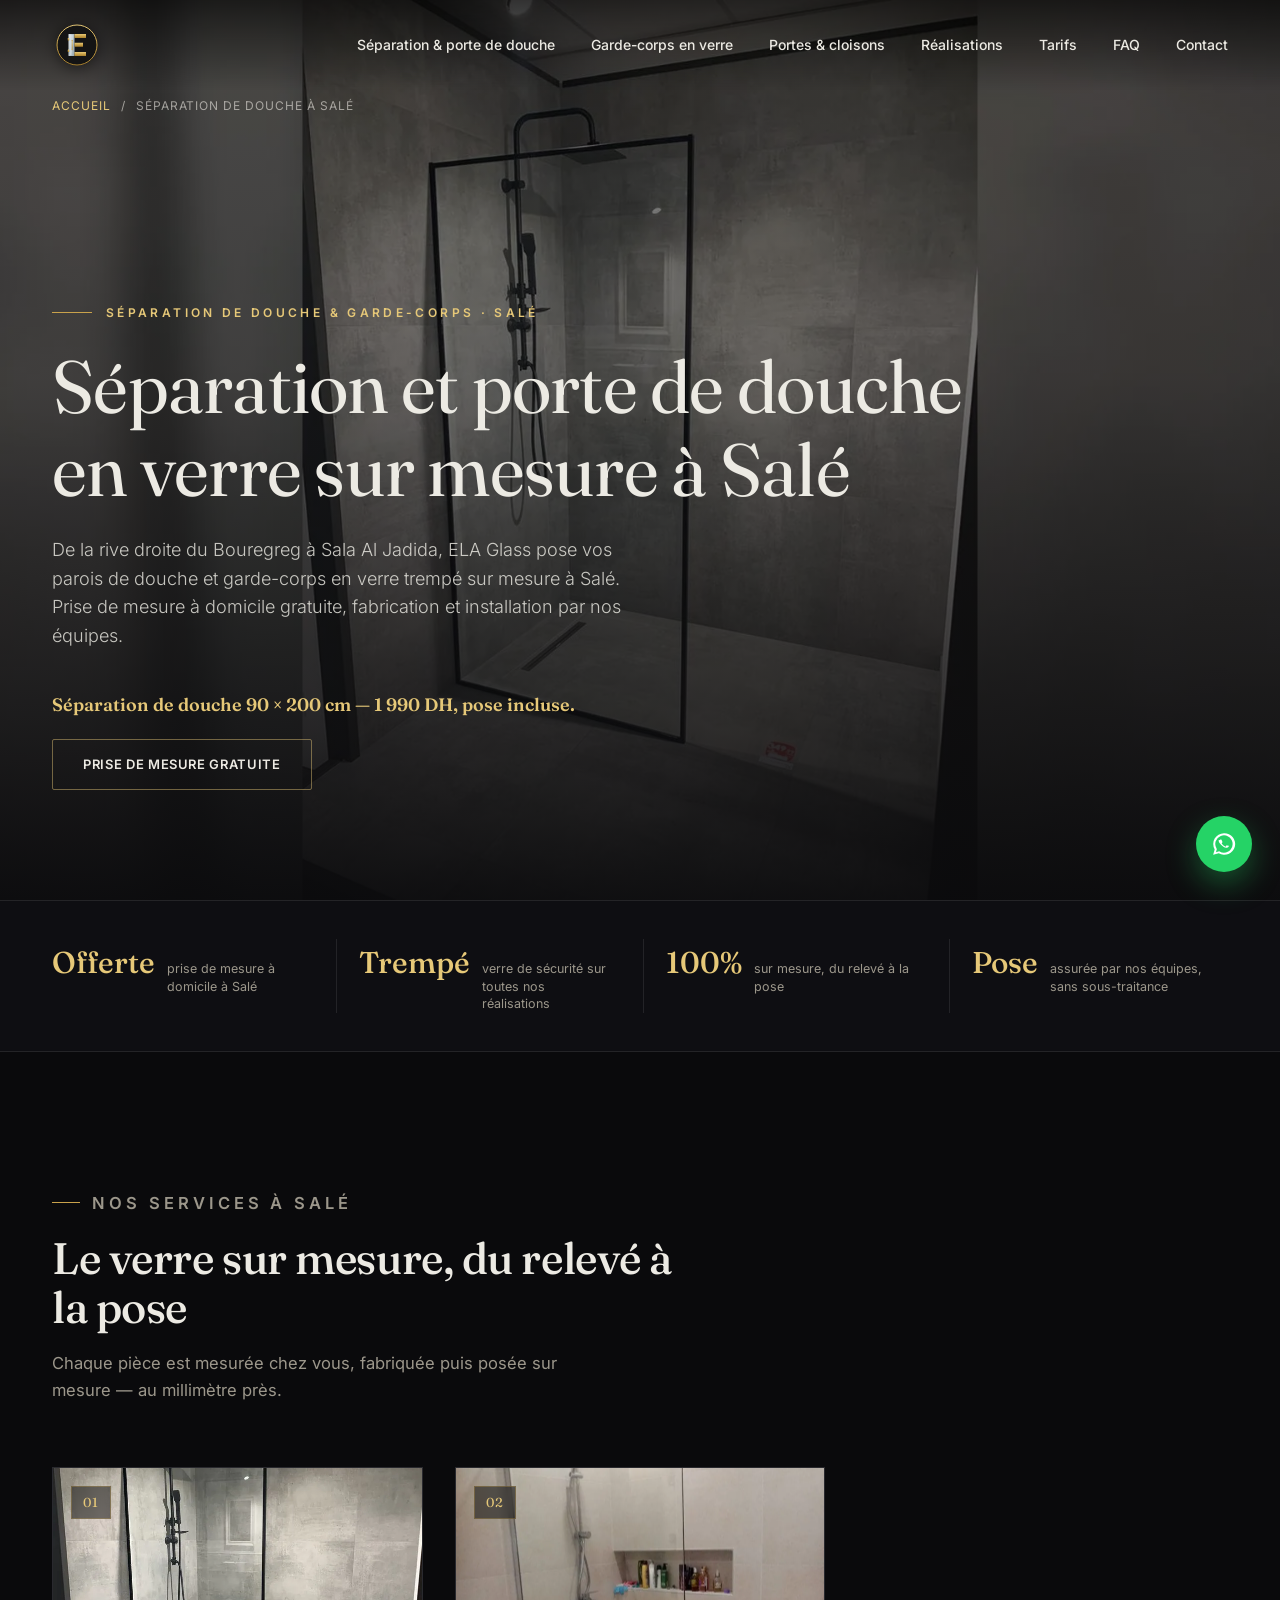
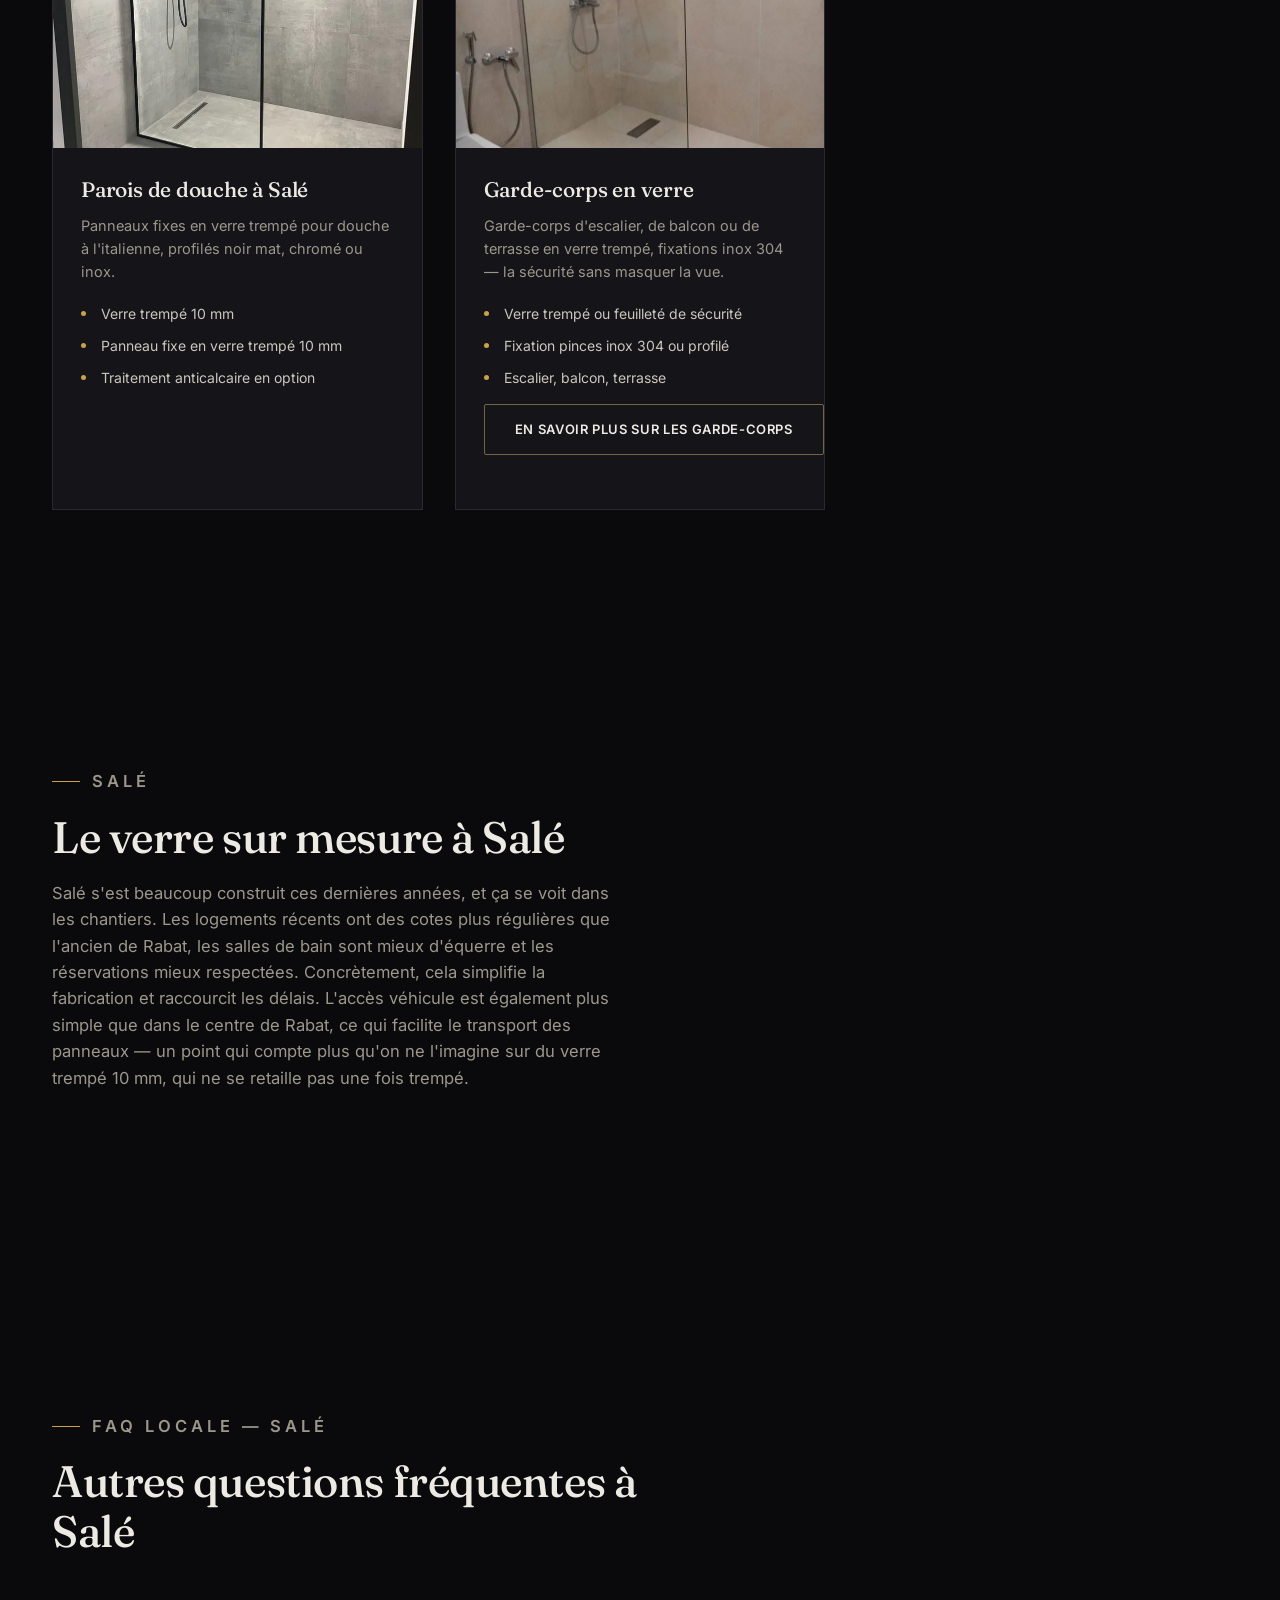
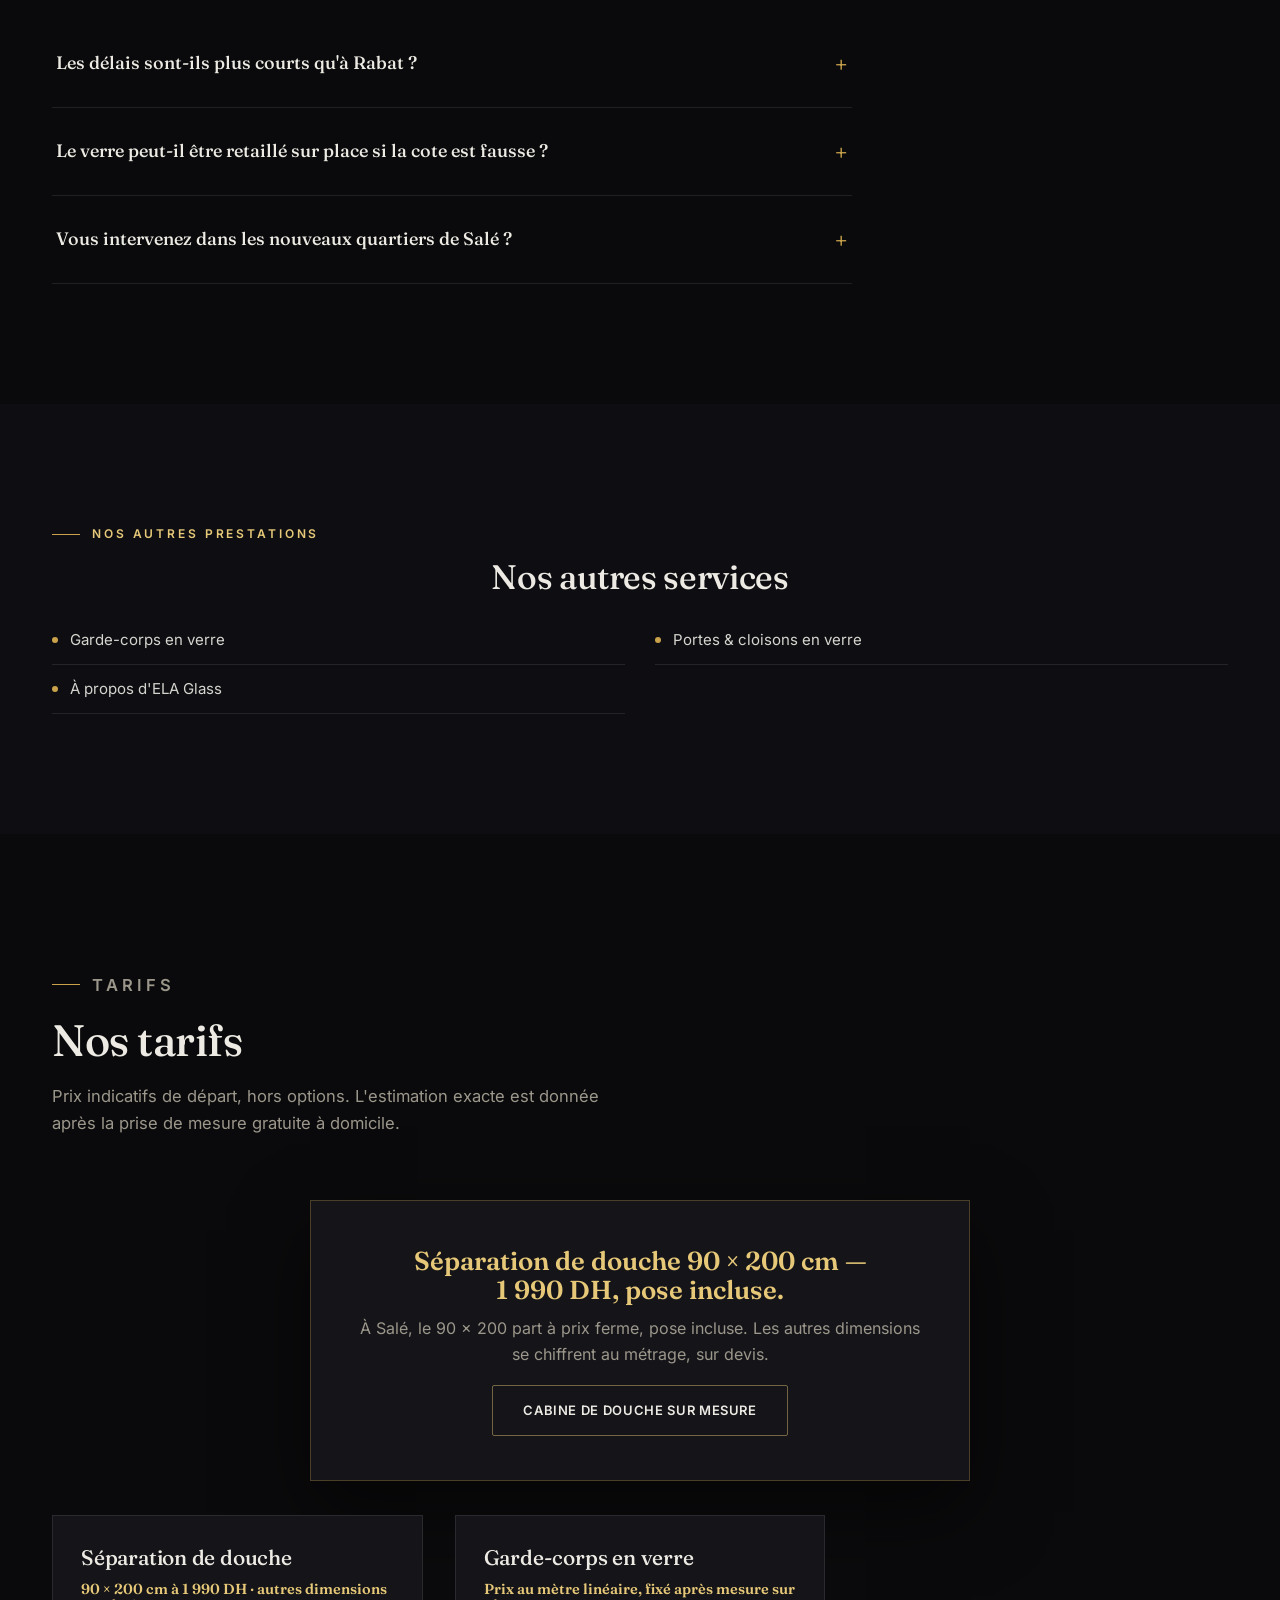
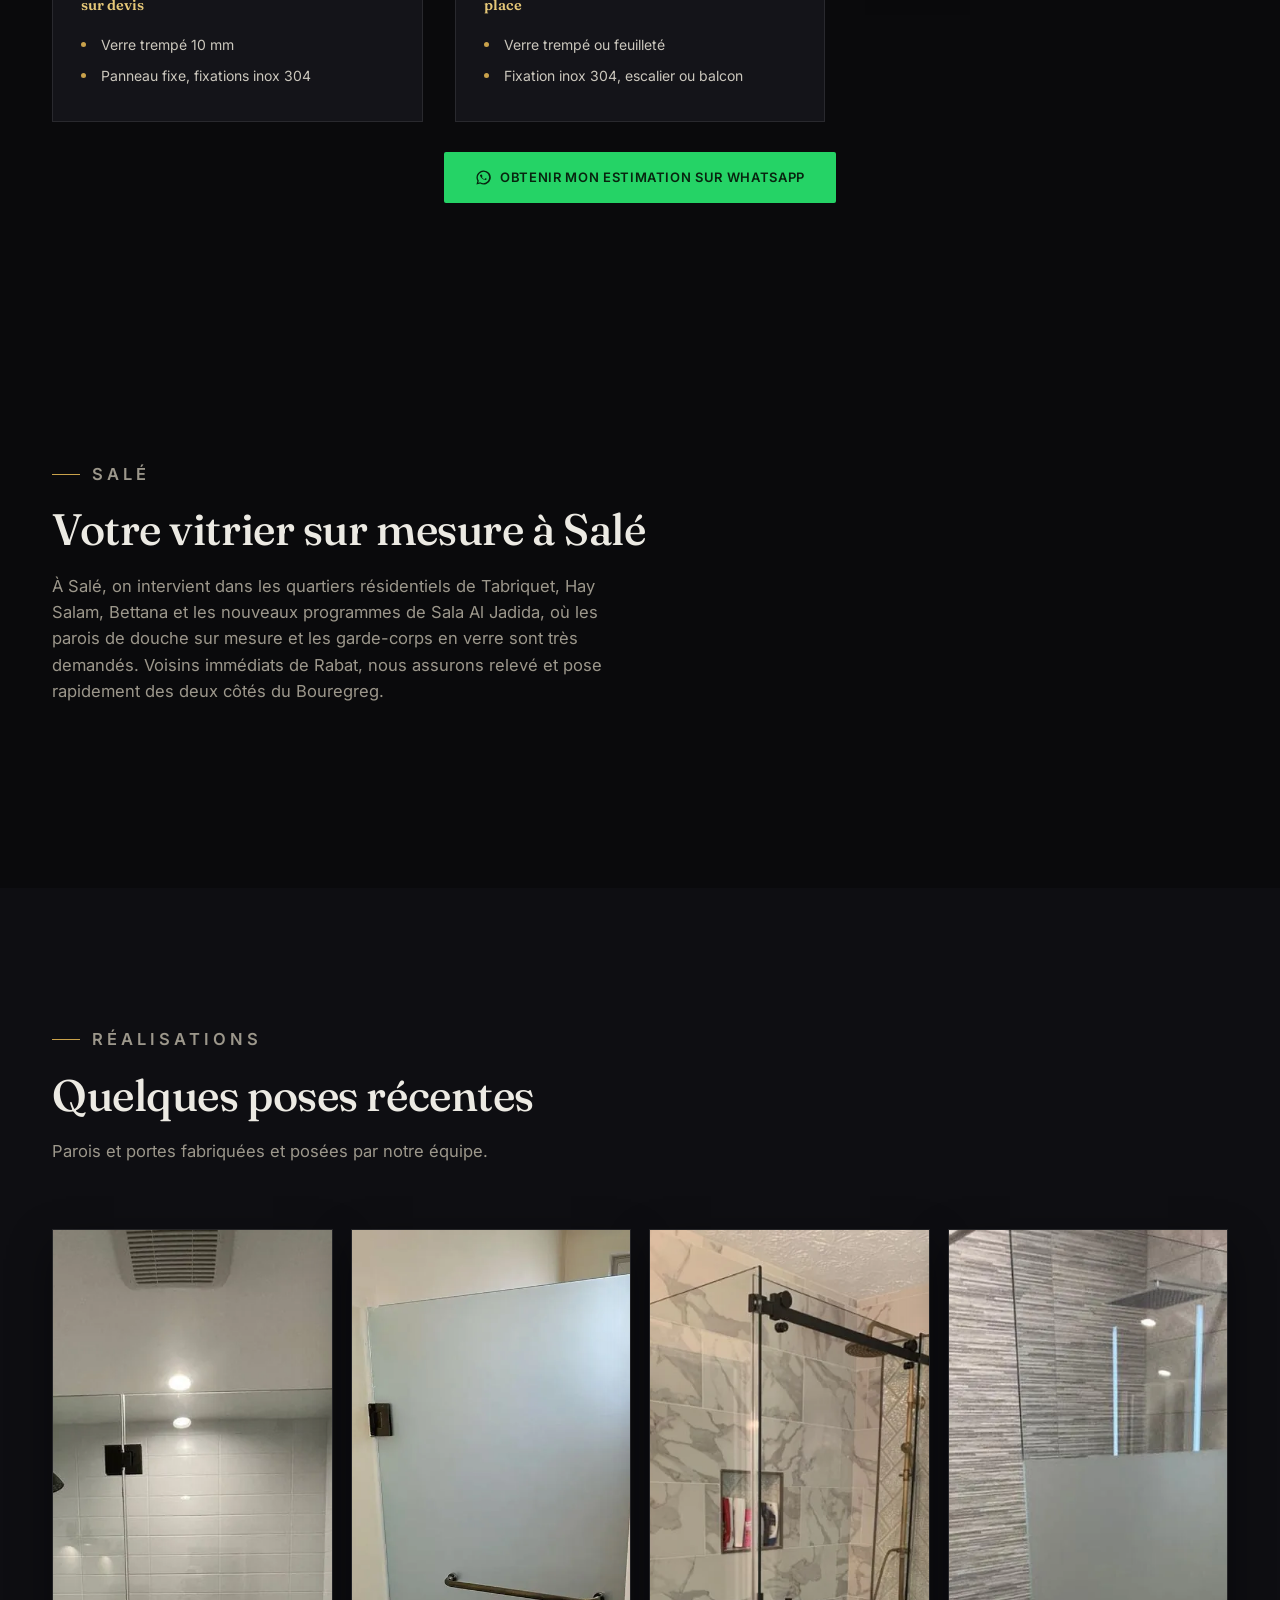
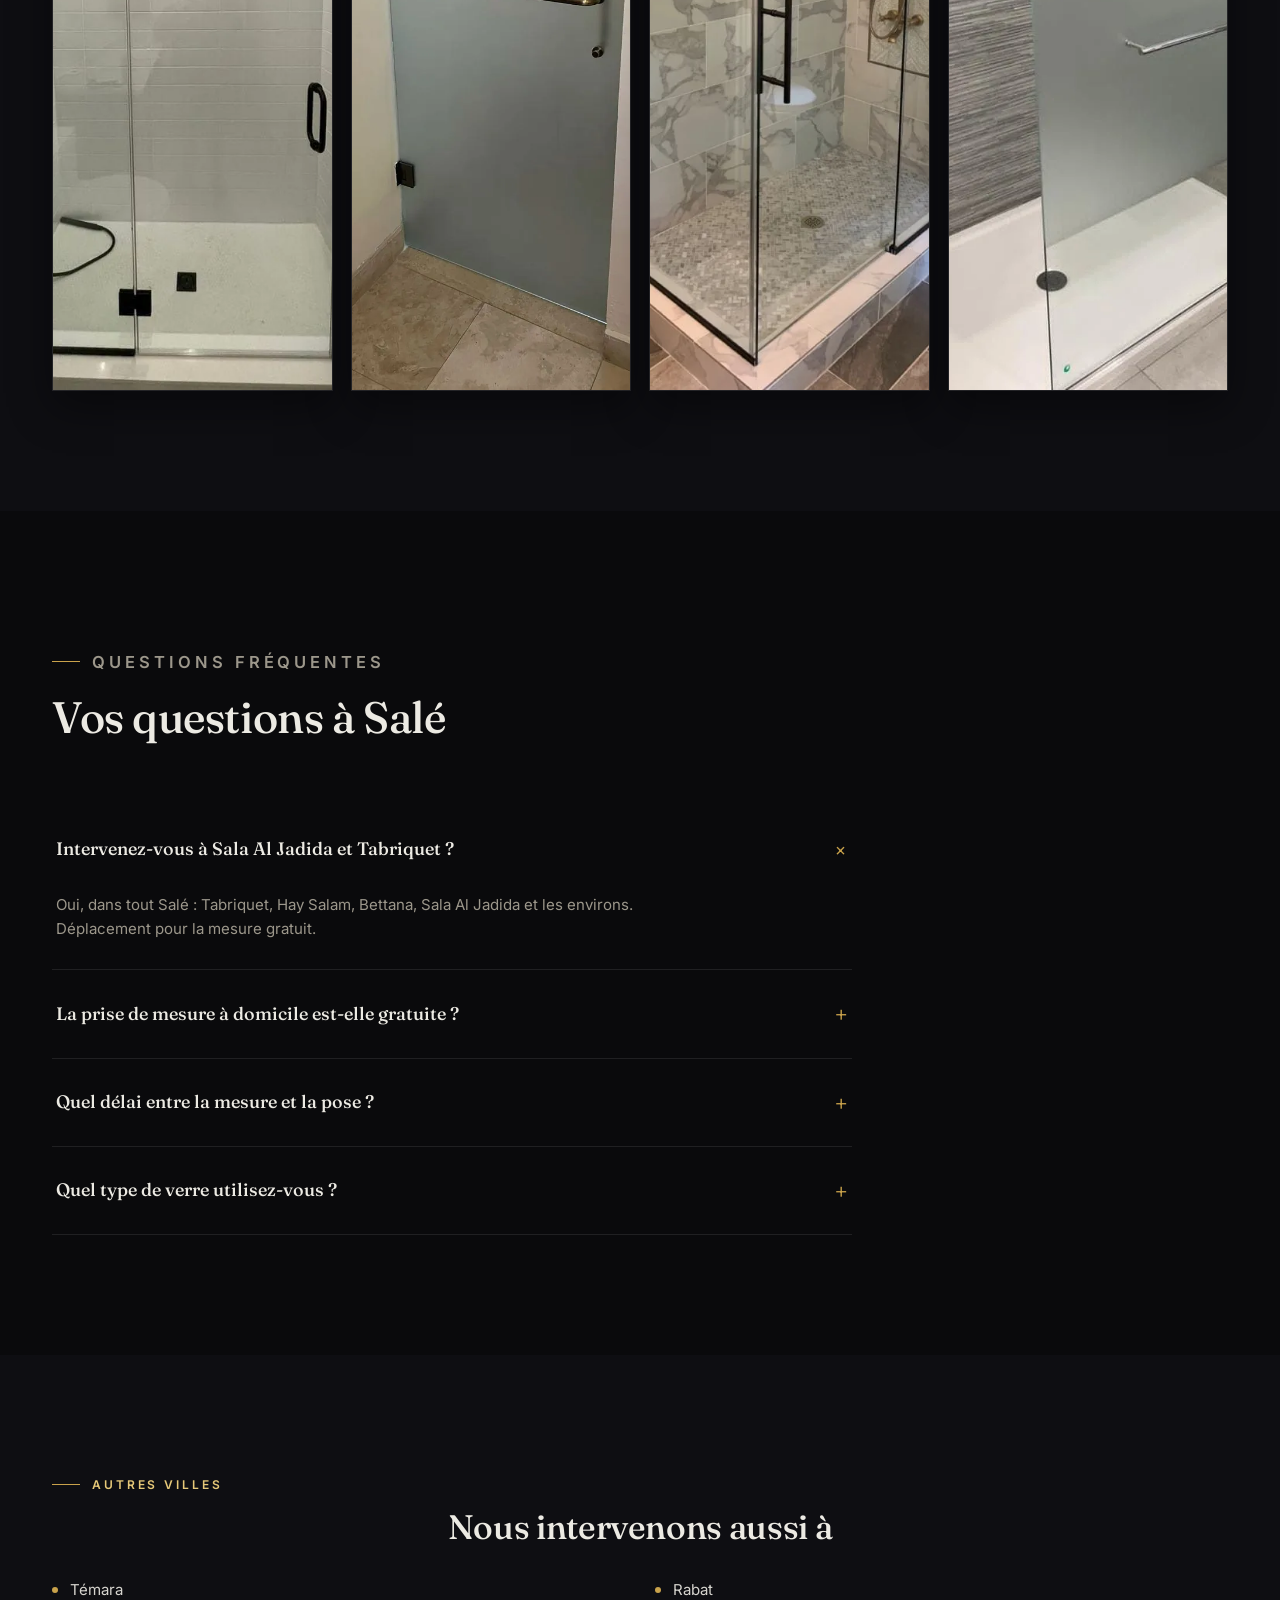
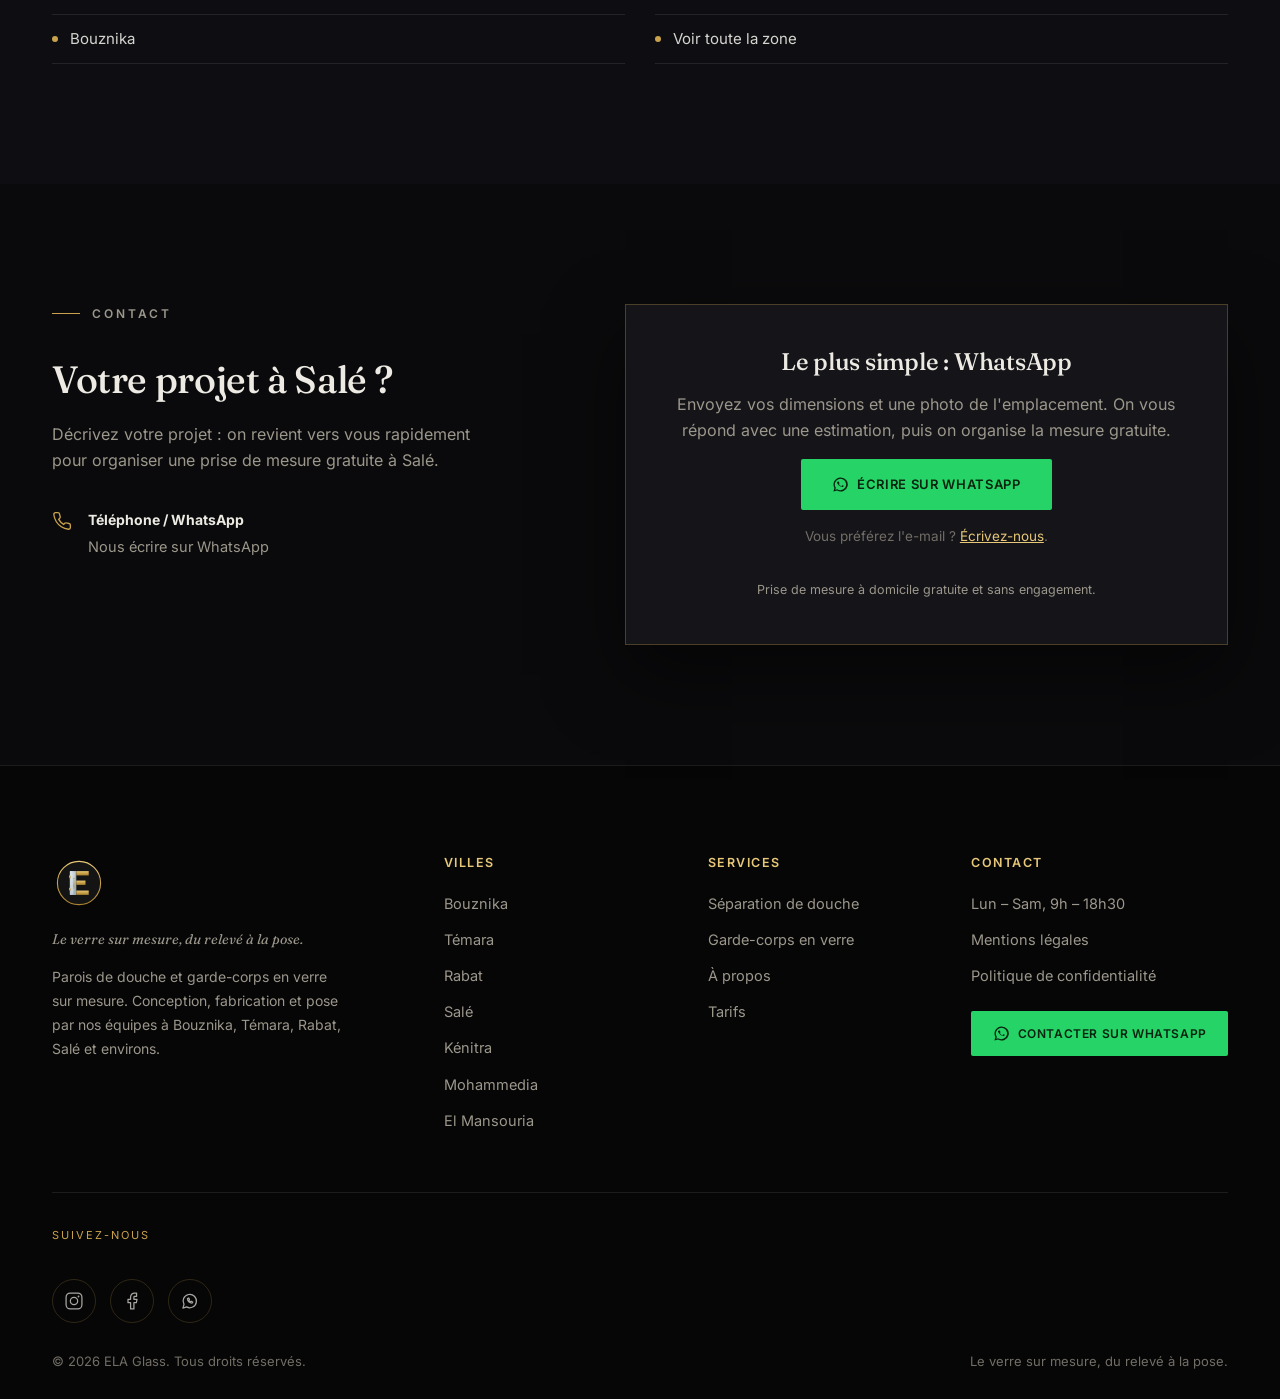
<file: paroi-douche-sale.html>
<!DOCTYPE html>
<html lang="fr">
<head>
<meta charset="UTF-8">
<link rel="preload" href="/assets/fonts/fraunces-normal.woff2" as="font" type="font/woff2" crossorigin>
<link rel="preload" href="/assets/fonts/inter.woff2" as="font" type="font/woff2" crossorigin>
<link rel="preload" as="image" href="/assets/images/hero-douche.webp" fetchpriority="high">
<meta name="viewport" content="width=device-width, initial-scale=1.0">
<title>Séparation de douche à Salé — 1 990 DH, pose incluse</title>
<meta name="description" content="Séparation de douche 90 × 200 cm en verre trempé : 1 990 DH, pose incluse. Sur mesure à Salé — Tabriquet, Hay Salam. Relevé gratuit, pose sous 72 h.">
<meta name="theme-color" content="#0A0A0C">
<link rel="canonical" href="https://elaglass.ma/paroi-douche-sale.html">
<meta property="og:type" content="website">
<meta property="og:title" content="Séparation de douche à Salé — 1 990 DH, pose incluse">
<meta property="og:description" content="Séparation de douche 90 × 200 cm en verre trempé : 1 990 DH, pose incluse. Sur mesure à Salé — Tabriquet, Hay Salam. Relevé gratuit, pose sous 72 h.">
<meta property="og:url" content="https://elaglass.ma/paroi-douche-sale.html">
<meta property="og:image" content="https://elaglass.ma/og-image-20260814.png?v=20260814">
<meta name="twitter:card" content="summary_large_image">
<meta name="twitter:image" content="https://elaglass.ma/og-image-20260814.png?v=20260814">
<link rel="stylesheet" href="/styles.css?v=20260813c">
<script type="application/ld+json">
{
  "@context": "https://schema.org",
  "@type": "LocalBusiness",
  "name": "ELA Glass — Salé",
  "url": "https://elaglass.ma/paroi-douche-sale.html",
  "image": "https://elaglass.ma/assets/logo/logo-og.webp",
  "description": "Parois de douche et garde-corps en verre sur mesure à Salé — Tabriquet, Hay Salam, Sala Al Jadida, Bettana. Mesure à domicile gratuite, verre trempé de sécurité.",
  "priceRange": "$$",
  "areaServed": "Salé",
  "telephone": "+212720889310",
  "openingHours": "Mo-Sa 09:00-18:30",
  "sameAs": [
    "https://www.instagram.com/ela_glass_maroc/",
    "https://www.facebook.com/share/14gHMujXns3/"
  ]
}
</script>
<script type="application/ld+json">
{
  "@context": "https://schema.org",
  "@type": "FAQPage",
  "mainEntity": [
    {
      "@type": "Question",
      "name": "Les délais sont-ils plus courts qu'à Rabat ?",
      "acceptedAnswer": {
        "@type": "Answer",
        "text": "Les logements récents ont des cotes plus régulières, ce qui simplifie la fabrication. Dans tous les cas la pose intervient sous 72 heures maximum après validation des cotes."
      }
    },
    {
      "@type": "Question",
      "name": "Le verre peut-il être retaillé sur place si la cote est fausse ?",
      "acceptedAnswer": {
        "@type": "Answer",
        "text": "Non. Le verre trempé 10 mm ne se retaille pas après trempe. C'est pourquoi le relevé sur place est systématique et gratuit."
      }
    },
    {
      "@type": "Question",
      "name": "Vous intervenez dans les nouveaux quartiers de Salé ?",
      "acceptedAnswer": {
        "@type": "Answer",
        "text": "Oui, dans toute la ville et ses extensions récentes."
      }
    },
    {
      "@type": "Question",
      "name": "Intervenez-vous à Sala Al Jadida et Tabriquet ?",
      "acceptedAnswer": {
        "@type": "Answer",
        "text": "Oui, dans tout Salé : Tabriquet, Hay Salam, Bettana, Sala Al Jadida et les environs. Déplacement pour la mesure gratuit."
      }
    },
    {
      "@type": "Question",
      "name": "La prise de mesure à domicile est-elle gratuite ?",
      "acceptedAnswer": {
        "@type": "Answer",
        "text": "Oui, à Salé comme dans toute la région : le déplacement pour le relevé des mesures et l'estimation est gratuit et sans engagement."
      }
    },
    {
      "@type": "Question",
      "name": "Quel délai entre la mesure et la pose ?",
      "acceptedAnswer": {
        "@type": "Answer",
        "text": "Sous 72 heures maximum entre le relevé et l'installation. Le verre est fabriqué sur mesure dès la validation des cotes."
      }
    },
    {
      "@type": "Question",
      "name": "Quel type de verre utilisez-vous ?",
      "acceptedAnswer": {
        "@type": "Answer",
        "text": "Exclusivement du verre trempé de sécurité 10 mm, en clair, dépoli ou sérigraphié. En cas de choc violent, il se fragmente en granulés non coupants au lieu d'éclats tranchants — c'est ce qui le rend sûr."
      }
    }
  ]
}
</script>
<script type="application/ld+json">
{
  "@context": "https://schema.org",
  "@type": "BreadcrumbList",
  "itemListElement": [
    {
      "@type": "ListItem",
      "position": 1,
      "name": "Accueil",
      "item": "https://elaglass.ma/"
    },
    {
      "@type": "ListItem",
      "position": 2,
      "name": "Séparation de douche à Salé",
      "item": "https://elaglass.ma/paroi-douche-sale.html"
    }
  ]
}
</script>
<link rel="icon" href="/favicon.ico?v=20260814" sizes="any">
<link rel="icon" type="image/svg+xml" href="/favicon.svg?v=20260814">
<link rel="icon" type="image/png" sizes="48x48" href="/favicon-48x48.png?v=20260814">
<link rel="icon" type="image/png" sizes="32x32" href="/favicon-32x32.png?v=20260814">
<link rel="icon" type="image/png" sizes="16x16" href="/favicon-16x16.png?v=20260814">
<link rel="apple-touch-icon" href="/apple-touch-icon.png?v=20260814">
<link rel="manifest" href="/site.webmanifest">
</head>
<body>
<a href="#main" class="skip-link">Aller au contenu principal</a>
<header class="site-header" id="siteHeader"><nav class="nav" aria-label="Navigation principale"><a href="/index.html" class="brand" aria-label="ELA Glass — accueil"><img class="logo-light" src="/logo-elaglass.svg?v=20260814" alt="Elaglass" width="50" height="50" decoding="async"></a><ul class="nav-links" id="navLinks">
  <li class="nav-home"><a href="/">Accueil</a></li>

  <li class="nav-label">Prestations</li>
  <li class="nav-main"><a href="/separation-douche-verre.html">Séparation &amp; porte de douche</a></li>
  <li class="nav-main"><a href="/garde-corps-verre.html">Garde-corps en verre</a></li>
  <li class="nav-main"><a href="/portes-cloisons-verre.html">Portes &amp; cloisons</a></li>

  <li class="nav-label">Découvrir</li>
  <li class="nav-sec"><a href="/#realisations">Réalisations</a></li>
  <li class="nav-sec"><a href="/#tarifs">Tarifs</a></li>
  <li class="nav-sec nav-lite"><a href="/#processus">Processus</a></li>
  <li class="nav-sec"><a href="/#faq">FAQ</a></li>
  <li class="nav-sec nav-lite"><a href="/a-propos.html">À propos</a></li>
  <li class="nav-sec"><a href="/#contact">Contact</a></li>

  <li class="nav-label">Zones d'intervention</li>
  <li class="nav-zones">
    <ul class="nav-cities">
      <li class="nav-city"><a href="/paroi-douche-bouznika.html">Bouznika</a></li>
      <li class="nav-city"><a href="/paroi-douche-temara.html">Témara</a></li>
      <li class="nav-city"><a href="/paroi-douche-rabat.html">Rabat</a></li>
      <li class="nav-city"><a href="/paroi-douche-sale.html">Salé</a></li>
      <li class="nav-city"><a href="/paroi-douche-kenitra.html">Kénitra</a></li>
      <li class="nav-city"><a href="/paroi-douche-mohammedia.html">Mohammedia</a></li>
      <li class="nav-city"><a href="/paroi-douche-el-mansouria.html">El Mansouria</a></li>
    </ul>
  </li>

  <li class="nav-cta">
    <a class="nav-cta-btn" href="https://wa.me/212720889310?text=Bonjour%20ELA%20Glass%2C%20je%20souhaite%20un%20projet%20en%20verre%20sur%20mesure.%20Ma%20ville%20%3A%20" target="_blank" rel="noopener"><svg class="btn-ic" viewBox="0 0 24 24" fill="currentColor" aria-hidden="true"><path d="M12 2a10 10 0 0 0-8.6 15L2 22l5.2-1.4A10 10 0 1 0 12 2zm0 18a8 8 0 0 1-4.1-1.1l-.3-.2-3 .8.8-2.9-.2-.3A8 8 0 1 1 12 20zm4.4-6c-.2-.1-1.4-.7-1.6-.8s-.4-.1-.5.1-.6.8-.7 1-.3.2-.5.1a6.5 6.5 0 0 1-3.2-2.8c-.2-.4.2-.4.6-1.2.1-.1 0-.3 0-.4l-.7-1.7c-.2-.4-.4-.4-.5-.4h-.5a1 1 0 0 0-.7.3A3 3 0 0 0 7 8.5c0 1.3 1 2.6 1.1 2.8a10.5 10.5 0 0 0 4 3.6c1.4.6 2 .6 2.7.6a2.4 2.4 0 0 0 1.6-1.1 2 2 0 0 0 .1-1.1c0-.1-.2-.2-.4-.3z"/></svg>Prise de mesure gratuite</a>
    <span class="nav-cta-note">Réponse rapide · Lun–Sam, 9h–18h30</span>
  </li>
</ul><button class="burger" id="burger" aria-label="Ouvrir le menu" aria-expanded="false" aria-controls="navLinks"><span></span><span></span><span></span></button></nav><div class="nav-overlay" id="navOverlay"></div></header>
<main id="main">
<nav class="crumb" aria-label="Fil d'Ariane"><a href="/">Accueil</a><span aria-hidden="true">/</span><span aria-current="page">Séparation de douche à Salé</span></nav>
<section class="hero" id="top"><div class="hero-inner"><p class="hero-tag">Séparation de douche &amp; garde-corps · Salé</p><h1>Séparation et porte de douche en verre sur mesure à Salé</h1><p class="hero-lede">De la rive droite du Bouregreg à Sala Al Jadida, ELA Glass pose vos parois de douche et garde-corps en verre trempé sur mesure à Salé. Prise de mesure à domicile gratuite, fabrication et installation par nos équipes.</p><p class="price" style="font-size:clamp(15px,2.1vw,18px);line-height:1.35;font-weight:600;margin:6px 0 22px;">Séparation de douche 90 × 200 cm — 1 990 DH, pose incluse.</p><div class="hero-actions"><a href="#contact" class="btn btn-ghost">Prise de mesure gratuite</a></div></div></section>
<section class="trust"><div class="trust-inner"><div class="trust-item"><span class="trust-num">Offerte</span><span class="trust-label">prise de mesure à domicile à Salé</span></div><div class="trust-item"><span class="trust-num">Trempé</span><span class="trust-label">verre de sécurité sur toutes nos réalisations</span></div><div class="trust-item"><span class="trust-num">100%</span><span class="trust-label">sur mesure, du relevé à la pose</span></div><div class="trust-item"><span class="trust-num">Pose</span><span class="trust-label">assurée par nos équipes, sans sous-traitance</span></div></div></section>
<section class="section" id="services"><div class="wrap"><div class="section-head reveal"><p class="eyebrow">Nos services à Salé</p><h2>Le verre sur mesure, du relevé à la pose</h2><p>Chaque pièce est mesurée chez vous, fabriquée puis posée sur mesure — au millimètre près.</p></div><div class="services-grid"><article class="service-card reveal"><div class="service-media"><picture><source type="image/webp" srcset="assets/images/douche-italienne-cadre-noir.webp"><img src="assets/images/douche-italienne-cadre-noir.jpg" alt="Paroi de douche sur mesure à Salé" loading="lazy" width="736" height="981" decoding="async"></picture><span class="service-num">01</span></div><div class="service-body"><h3>Parois de douche à Salé</h3><p>Panneaux fixes en verre trempé pour douche à l'italienne, profilés noir mat, chromé ou inox.</p><ul class="service-list"><li>Verre trempé 10 mm</li><li>Panneau fixe en verre trempé 10 mm</li><li>Traitement anticalcaire en option</li></ul></div></article><article class="service-card reveal"><div class="service-media"><picture><source type="image/webp" srcset="assets/images/paroi-fixe-transparente-beige.webp"><img src="assets/images/paroi-fixe-transparente-beige.jpg" alt="Séparation de douche en verre trempé, panneau fixe transparent — ELA Glass Salé" loading="lazy" width="736" height="981" decoding="async"></picture><span class="service-num">02</span></div><div class="service-body"><h3>Garde-corps en verre</h3><p>Garde-corps d'escalier, de balcon ou de terrasse en verre trempé, fixations inox 304 — la sécurité sans masquer la vue.</p><ul class="service-list"><li>Verre trempé ou feuilleté de sécurité</li><li>Fixation pinces inox 304 ou profilé</li><li>Escalier, balcon, terrasse</li></ul><p style="margin-top:16px;"><a class="btn btn-ghost" href="/garde-corps-verre.html">En savoir plus sur les garde-corps</a></p></div></article></div></div></section>
<section class="section" id="apropos-verre-sale"><div class="wrap"><div class="section-head reveal" style="max-width:760px;"><p class="eyebrow">Salé</p><h2>Le verre sur mesure à Salé</h2><p>Salé s'est beaucoup construit ces dernières années, et ça se voit dans les chantiers. Les logements récents ont des cotes plus régulières que l'ancien de Rabat, les salles de bain sont mieux d'équerre et les réservations mieux respectées. Concrètement, cela simplifie la fabrication et raccourcit les délais. L'accès véhicule est également plus simple que dans le centre de Rabat, ce qui facilite le transport des panneaux — un point qui compte plus qu'on ne l'imagine sur du verre trempé 10 mm, qui ne se retaille pas une fois trempé.</p></div></div></section>
<section class="section" id="faq-locale-sale"><div class="wrap"><div class="section-head reveal"><p class="eyebrow">FAQ locale — Salé</p><h2>Autres questions fréquentes à Salé</h2></div><div class="faq-wrap"><details class="faq-item reveal"><summary>Les délais sont-ils plus courts qu'à Rabat ?</summary><div class="faq-body">Les logements récents ont des cotes plus régulières, ce qui simplifie la fabrication. Dans tous les cas la pose intervient sous 72 heures maximum après validation des cotes.</div></details><details class="faq-item reveal"><summary>Le verre peut-il être retaillé sur place si la cote est fausse ?</summary><div class="faq-body">Non. Le verre trempé 10 mm ne se retaille pas après trempe. C'est pourquoi le relevé sur place est systématique et gratuit.</div></details><details class="faq-item reveal"><summary>Vous intervenez dans les nouveaux quartiers de Salé ?</summary><div class="faq-body">Oui, dans toute la ville et ses extensions récentes.</div></details></div></div></section>
<section class="section zone-section" id="autres-prestations-sale"><div class="wrap"><div class="reveal" style="text-align:center;"><p class="eyebrow">Nos autres prestations</p><h2 style="margin-top:14px;font-size:clamp(24px,3vw,34px);">Nos autres services</h2><div class="zone-list" style="justify-content:center;margin-top:20px;"><div><a href="/garde-corps-verre.html">Garde-corps en verre</a></div><div><a href="/portes-cloisons-verre.html">Portes &amp; cloisons en verre</a></div><div><a href="/a-propos.html">À propos d'ELA Glass</a></div></div></div></div></section>
<section class="section" id="tarifs"><div class="wrap"><div class="section-head reveal"><p class="eyebrow">Tarifs</p><h2>Nos tarifs</h2><p>Prix indicatifs de départ, hors options. L'estimation exacte est donnée après la prise de mesure gratuite à domicile.</p></div><div class="form-card reveal" style="text-align:center;max-width:660px;margin:0 auto 34px;"><p class="price"><strong>Séparation de douche 90 × 200 cm — 1 990 DH, pose incluse.</strong></p><p style="margin:10px 0 18px;">À Salé, le 90 × 200 part à prix ferme, pose incluse. Les autres dimensions se chiffrent au métrage, sur devis.</p><a href="/separation-douche-verre.html" class="btn btn-ghost">Cabine de douche sur mesure</a></div><div class="services-grid"><article class="service-card reveal"><div class="service-body"><h3>Séparation de douche</h3><p class="price"><strong>90 × 200 cm à 1 990 DH · autres dimensions sur devis</strong></p><ul class="service-list"><li>Verre trempé 10 mm</li><li>Panneau fixe, fixations inox 304</li></ul></div></article><article class="service-card reveal"><div class="service-body"><h3>Garde-corps en verre</h3><p class="price"><strong>Prix au mètre linéaire, fixé après mesure sur place</strong></p><ul class="service-list"><li>Verre trempé ou feuilleté</li><li>Fixation inox 304, escalier ou balcon</li></ul></div></article></div><div style="text-align:center;margin-top:30px;"><a href="https://wa.me/212720889310?text=Bonjour%20ELA%20Glass%2C%20je%20suis%20%C3%A0%20Sal%C3%A9.%20Mon%20projet%20%3A%20" class="btn btn-whatsapp" target="_blank" rel="noopener"><svg class="btn-ic" viewBox="0 0 24 24" fill="currentColor" aria-hidden="true"><path d="M12 2a10 10 0 0 0-8.6 15L2 22l5.2-1.4A10 10 0 1 0 12 2zm0 18a8 8 0 0 1-4.1-1.1l-.3-.2-3 .8.8-2.9-.2-.3A8 8 0 1 1 12 20zm4.4-6c-.2-.1-1.4-.7-1.6-.8s-.4-.1-.5.1-.6.8-.7 1-.3.2-.5.1a6.5 6.5 0 0 1-3.2-2.8c-.2-.4.2-.4.6-1.2.1-.1 0-.3 0-.4l-.7-1.7c-.2-.4-.4-.4-.5-.4h-.5a1 1 0 0 0-.7.3A3 3 0 0 0 7 8.5c0 1.3 1 2.6 1.1 2.8a10.5 10.5 0 0 0 4 3.6c1.4.6 2 .6 2.7.6a2.4 2.4 0 0 0 1.6-1.1 2 2 0 0 0 .1-1.1c0-.1-.2-.2-.4-.3z"/></svg>Obtenir mon estimation sur WhatsApp</a></div></div></section>
<section class="section" id="local"><div class="wrap"><div class="section-head reveal" style="max-width:760px;"><p class="eyebrow">Salé</p><h2>Votre vitrier sur mesure à Salé</h2><p>À Salé, on intervient dans les quartiers résidentiels de Tabriquet, Hay Salam, Bettana et les nouveaux programmes de Sala Al Jadida, où les parois de douche sur mesure et les garde-corps en verre sont très demandés. Voisins immédiats de Rabat, nous assurons relevé et pose rapidement des deux côtés du Bouregreg.</p></div></div></section>
<section class="section gallery-band" id="realisations"><div class="wrap"><div class="section-head reveal"><p class="eyebrow">Réalisations</p><h2>Quelques poses récentes</h2><p>Parois et portes fabriquées et posées par notre équipe.</p></div><div class="masonry"><figure class="item reveal"><picture><source type="image/webp" srcset="assets/images/cabine-battante-noir-metro.webp"><img src="assets/images/cabine-battante-noir-metro.jpg" alt="Cabine de douche verre clair, quincaillerie noire — ELA Glass Salé" loading="lazy" width="736" height="981" decoding="async"></picture></figure><figure class="item reveal"><picture><source type="image/webp" srcset="assets/images/porte-verre-depoli-vert.webp"><img src="assets/images/porte-verre-depoli-vert.jpg" alt="Porte en verre dépoli sur pivot — ELA Glass Salé" loading="lazy" width="736" height="1308" decoding="async"></picture></figure><figure class="item reveal"><picture><source type="image/webp" srcset="assets/images/cabine-angle-coulissante-marbre.webp"><img src="assets/images/cabine-angle-coulissante-marbre.jpg" alt="Cabine d'angle coulissante, profilé noir — ELA Glass Salé" loading="lazy" width="736" height="981" decoding="async"></picture></figure><figure class="item reveal"><picture><source type="image/webp" srcset="assets/images/paroi-depoli-chrome.webp"><img src="assets/images/paroi-depoli-chrome.jpg" alt="Paroi de douche bandeau dépoli, finition chromée — ELA Glass Salé" loading="lazy" width="736" height="981" decoding="async"></picture></figure></div></div></section>
<section class="section" id="faq"><div class="wrap"><div class="section-head reveal"><p class="eyebrow">Questions fréquentes</p><h2>Vos questions à Salé</h2></div><div class="faq-wrap"><details class="faq-item reveal" open><summary>Intervenez-vous à Sala Al Jadida et Tabriquet ?</summary><div class="faq-body">Oui, dans tout Salé : Tabriquet, Hay Salam, Bettana, Sala Al Jadida et les environs. Déplacement pour la mesure gratuit.</div></details><details class="faq-item reveal"><summary>La prise de mesure à domicile est-elle gratuite ?</summary><div class="faq-body">Oui, à Salé comme dans toute la région : le déplacement pour le relevé des mesures et l'estimation est gratuit et sans engagement.</div></details><details class="faq-item reveal"><summary>Quel délai entre la mesure et la pose ?</summary><div class="faq-body">Sous 72 heures maximum entre le relevé et l'installation. Le verre est fabriqué sur mesure dès la validation des cotes.</div></details><details class="faq-item reveal"><summary>Quel type de verre utilisez-vous ?</summary><div class="faq-body">Exclusivement du verre trempé de sécurité 10 mm, en clair, dépoli ou sérigraphié. En cas de choc violent, il se fragmente en granulés non coupants au lieu d'éclats tranchants — c'est ce qui le rend sûr.</div></details></div></div></section>
<section class="section zone-section"><div class="wrap"><div class="reveal" style="text-align:center;"><p class="eyebrow">Autres villes</p><h2 style="margin-top:14px;font-size:clamp(24px,3vw,34px);">Nous intervenons aussi à</h2><div class="zone-list" style="justify-content:center;margin-top:20px;"><div><a href="/paroi-douche-temara.html">Témara</a></div><div><a href="/paroi-douche-rabat.html">Rabat</a></div><div><a href="/paroi-douche-bouznika.html">Bouznika</a></div><div><a href="/index.html">Voir toute la zone</a></div></div></div></div></section>
<section class="section" id="contact"><div class="wrap"><div class="contact-grid"><div class="contact-info reveal"><p class="eyebrow">Contact</p><h2>Votre projet à Salé ?</h2><p>Décrivez votre projet : on revient vers vous rapidement pour organiser une prise de mesure gratuite à Salé.</p><div class="contact-detail"><svg class="ic" width="20" height="20" viewBox="0 0 24 24" fill="none" stroke="currentColor" stroke-width="1.6" aria-hidden="true"><path d="M22 16.9v3a2 2 0 0 1-2.2 2 19.8 19.8 0 0 1-8.6-3 19.5 19.5 0 0 1-6-6 19.8 19.8 0 0 1-3-8.7A2 2 0 0 1 4.1 2h3a2 2 0 0 1 2 1.7c.1 1 .4 2 .7 3a2 2 0 0 1-.5 2.1L8 10.1a16 16 0 0 0 6 6l1.3-1.3a2 2 0 0 1 2.1-.5c1 .3 2 .5 3 .7a2 2 0 0 1 1.7 2z"/></svg><div><strong>Téléphone / WhatsApp</strong><span><a href="https://wa.me/212720889310?text=Bonjour%20ELA%20Glass%2C%20je%20suis%20%C3%A0%20Sal%C3%A9.%20Mon%20projet%20%3A%20" target="_blank" rel="noopener">Nous écrire sur WhatsApp</a></span></div></div></div><div class="form-card reveal" style="display:flex;flex-direction:column;justify-content:center;gap:16px;text-align:center;"><h3 style="font-family:'Fraunces',serif;font-weight:500;font-size:24px;margin:0;">Le plus simple : WhatsApp</h3><p style="margin:0;">Envoyez vos dimensions et une photo de l'emplacement. On vous répond avec une estimation, puis on organise la mesure gratuite.</p><a href="https://wa.me/212720889310?text=Bonjour%20ELA%20Glass%2C%20je%20suis%20%C3%A0%20Sal%C3%A9.%20Mon%20projet%20%3A%20" class="btn btn-whatsapp" target="_blank" rel="noopener" style="align-self:center;"><svg class="btn-ic" viewBox="0 0 24 24" fill="currentColor" aria-hidden="true"><path d="M12 2a10 10 0 0 0-8.6 15L2 22l5.2-1.4A10 10 0 1 0 12 2zm0 18a8 8 0 0 1-4.1-1.1l-.3-.2-3 .8.8-2.9-.2-.3A8 8 0 1 1 12 20zm4.4-6c-.2-.1-1.4-.7-1.6-.8s-.4-.1-.5.1-.6.8-.7 1-.3.2-.5.1a6.5 6.5 0 0 1-3.2-2.8c-.2-.4.2-.4.6-1.2.1-.1 0-.3 0-.4l-.7-1.7c-.2-.4-.4-.4-.5-.4h-.5a1 1 0 0 0-.7.3A3 3 0 0 0 7 8.5c0 1.3 1 2.6 1.1 2.8a10.5 10.5 0 0 0 4 3.6c1.4.6 2 .6 2.7.6a2.4 2.4 0 0 0 1.6-1.1 2 2 0 0 0 .1-1.1c0-.1-.2-.2-.4-.3z"/></svg>Écrire sur WhatsApp</a><p style="margin:0;font-size:13.5px;color:var(--muted-2);">Vous préférez l'e-mail ? <a href="mailto:elaglass10@gmail.com?subject=Projet%20verre%20sur%20mesure&body=Bonjour%2C%0A%0AMa%20ville%20%3A%20%0AMon%20projet%20%3A%20%0ADimensions%20approximatives%20%3A%20%0A" style="color:var(--gold-light);text-decoration:underline;">Écrivez-nous</a>.</p>
        <p class="form-note">Prise de mesure à domicile gratuite et sans engagement.</p></div></div></div></section>
</main>
<footer class="site-footer"><div class="wrap"><div class="footer-grid"><div><div class="footer-brand"><img src="/logo-elaglass.svg?v=20260814" alt="Elaglass" width="54" height="54" loading="lazy" decoding="async"></div><p class="footer-slogan">Le verre sur mesure, du relevé à la pose.</p><p>Parois de douche et garde-corps en verre sur mesure. Conception, fabrication et pose par nos équipes à Bouznika, Témara, Rabat, Salé et environs.</p></div><div class="footer-col"><h5>Villes</h5><ul><li><a href="/paroi-douche-bouznika.html">Bouznika</a></li><li><a href="/paroi-douche-temara.html">Témara</a></li><li><a href="/paroi-douche-rabat.html">Rabat</a></li><li><a href="/paroi-douche-sale.html">Salé</a></li><li><a href="/paroi-douche-kenitra.html">Kénitra</a></li><li><a href="/paroi-douche-mohammedia.html">Mohammedia</a></li><li><a href="/paroi-douche-el-mansouria.html">El Mansouria</a></li></ul></div><div class="footer-col"><h5>Services</h5><ul><li><a href="/separation-douche-verre.html">Séparation de douche</a></li><li><a href="#services">Garde-corps en verre</a></li><li><a href="/a-propos.html">À propos</a></li><li><a href="#tarifs">Tarifs</a></li></ul></div><div class="footer-col"><h5>Contact</h5><ul><li><span class="footer-link">Lun – Sam, 9h – 18h30</span></li><li><a href="/mentions-legales.html">Mentions légales</a></li><li><a href="/politique-confidentialite.html">Politique de confidentialité</a></li></ul><a href="https://wa.me/212720889310?text=Bonjour%20ELA%20Glass%2C%20je%20suis%20%C3%A0%20Sal%C3%A9.%20Mon%20projet%20%3A%20" class="btn btn-whatsapp footer-wa" target="_blank" rel="noopener"><svg class="btn-ic" viewBox="0 0 24 24" fill="currentColor" aria-hidden="true"><path d="M12 2a10 10 0 0 0-8.6 15L2 22l5.2-1.4A10 10 0 1 0 12 2zm0 18a8 8 0 0 1-4.1-1.1l-.3-.2-3 .8.8-2.9-.2-.3A8 8 0 1 1 12 20zm4.4-6c-.2-.1-1.4-.7-1.6-.8s-.4-.1-.5.1-.6.8-.7 1-.3.2-.5.1a6.5 6.5 0 0 1-3.2-2.8c-.2-.4.2-.4.6-1.2.1-.1 0-.3 0-.4l-.7-1.7c-.2-.4-.4-.4-.5-.4h-.5a1 1 0 0 0-.7.3A3 3 0 0 0 7 8.5c0 1.3 1 2.6 1.1 2.8a10.5 10.5 0 0 0 4 3.6c1.4.6 2 .6 2.7.6a2.4 2.4 0 0 0 1.6-1.1 2 2 0 0 0 .1-1.1c0-.1-.2-.2-.4-.3z"/></svg>Contacter sur WhatsApp</a></div></div><div class="social">
  <span class="social-label">Suivez-nous</span>
  <div class="social-row">
    <a href="https://www.instagram.com/ela_glass_maroc/" target="_blank" rel="noopener noreferrer" aria-label="Ela Glass sur Instagram">
      <svg viewBox="0 0 24 24" width="20" height="20" fill="none" stroke="currentColor" stroke-width="1.5" stroke-linecap="round" aria-hidden="true"><rect x="2.5" y="2.5" width="19" height="19" rx="5"/><circle cx="12" cy="12" r="4.4"/><circle cx="17.4" cy="6.6" r="1.1" fill="currentColor" stroke="none"/></svg>
    </a>
    <a href="https://www.facebook.com/share/14gHMujXns3/" target="_blank" rel="noopener noreferrer" aria-label="Ela Glass sur Facebook">
      <svg viewBox="0 0 24 24" width="20" height="20" fill="none" stroke="currentColor" stroke-width="1.5" stroke-linecap="round" stroke-linejoin="round" aria-hidden="true"><path d="M17.5 2.5h-2.6a4.6 4.6 0 0 0-4.6 4.6v2.9H7.2v4h3.1v7.5h4v-7.5h2.9l.8-4h-3.7V7.4a1 1 0 0 1 1-1h2.2z"/></svg>
    </a>
    <a href="https://wa.me/212720889310?text=Bonjour%20ELA%20Glass%2C%20je%20suis%20%C3%A0%20Sal%C3%A9.%20Mon%20projet%20%3A%20" target="_blank" rel="noopener noreferrer" aria-label="Ela Glass sur WhatsApp">
      <svg viewBox="0 0 24 24" width="20" height="20" fill="none" stroke="currentColor" stroke-width="1.5" stroke-linecap="round" stroke-linejoin="round" aria-hidden="true"><path d="M3.5 20.5l1.3-4.4a8 8 0 1 1 3.1 3z"/><path d="M9 9.2c0 3 2.4 5.4 5.4 5.4l.9-1.4-1.9-.9-.8.8a4.6 4.6 0 0 1-2-2l.8-.8-.9-1.9z"/></svg>
    </a>
  </div>
</div>
<div class="footer-bottom"><span>© <span id="year">2026</span> ELA Glass. Tous droits réservés.</span><span>Le verre sur mesure, du relevé à la pose.</span></div></div></footer>
<a href="https://wa.me/212720889310?text=Bonjour%20ELA%20Glass%2C%20je%20suis%20%C3%A0%20Sal%C3%A9.%20Mon%20projet%20%3A%20" class="wa-float" target="_blank" rel="noopener" aria-label="Nous écrire sur WhatsApp"><svg width="26" height="26" viewBox="0 0 24 24" fill="#fff" aria-hidden="true"><path d="M12 2a10 10 0 0 0-8.6 15L2 22l5.2-1.4A10 10 0 1 0 12 2zm0 18a8 8 0 0 1-4.1-1.1l-.3-.2-3 .8.8-2.9-.2-.3A8 8 0 1 1 12 20zm4.4-6c-.2-.1-1.4-.7-1.6-.8s-.4-.1-.5.1-.6.8-.7 1-.3.2-.5.1a6.5 6.5 0 0 1-3.2-2.8c-.2-.4.2-.4.6-1.2.1-.1 0-.3 0-.4l-.7-1.7c-.2-.4-.4-.4-.5-.4h-.5a1 1 0 0 0-.7.3A3 3 0 0 0 7 8.5c0 1.3 1 2.6 1.1 2.8a10.5 10.5 0 0 0 4 3.6c1.4.6 2 .6 2.7.6a2.4 2.4 0 0 0 1.6-1.1 2 2 0 0 0 .1-1.1c0-.1-.2-.2-.4-.3z"/></svg></a>
<button class="to-top" id="toTop" aria-label="Retour en haut"><svg width="18" height="18" viewBox="0 0 24 24" fill="none" stroke="currentColor" stroke-width="1.8" aria-hidden="true"><path d="M12 19V5"/><path d="M5 12l7-7 7 7"/></svg></button>
<script src="script.js" defer></script>
<!-- Google Analytics 4 (chargement differe pour ne pas degrader les performances) -->
<script>
  window.dataLayer = window.dataLayer || [];
  function gtag(){dataLayer.push(arguments);}
  gtag('js', new Date());
  gtag('config', 'G-5GYW4J0R35');
  (function(){
    var loaded = false;
    function loadGA4(){
      if (loaded) return;
      loaded = true;
      var s = document.createElement('script');
      s.async = true;
      s.src = 'https://www.googletagmanager.com/gtag/js?id=G-5GYW4J0R35';
      document.head.appendChild(s);
    }
    var evts = ['scroll','mousemove','touchstart','keydown','click'];
    evts.forEach(function(e){ window.addEventListener(e, loadGA4, { once: true, passive: true }); });
    if (document.readyState === 'complete') { setTimeout(loadGA4, 3000); }
    else { window.addEventListener('load', function(){ setTimeout(loadGA4, 3000); }); }
  })();
</script>
</body>
</html>
</file>
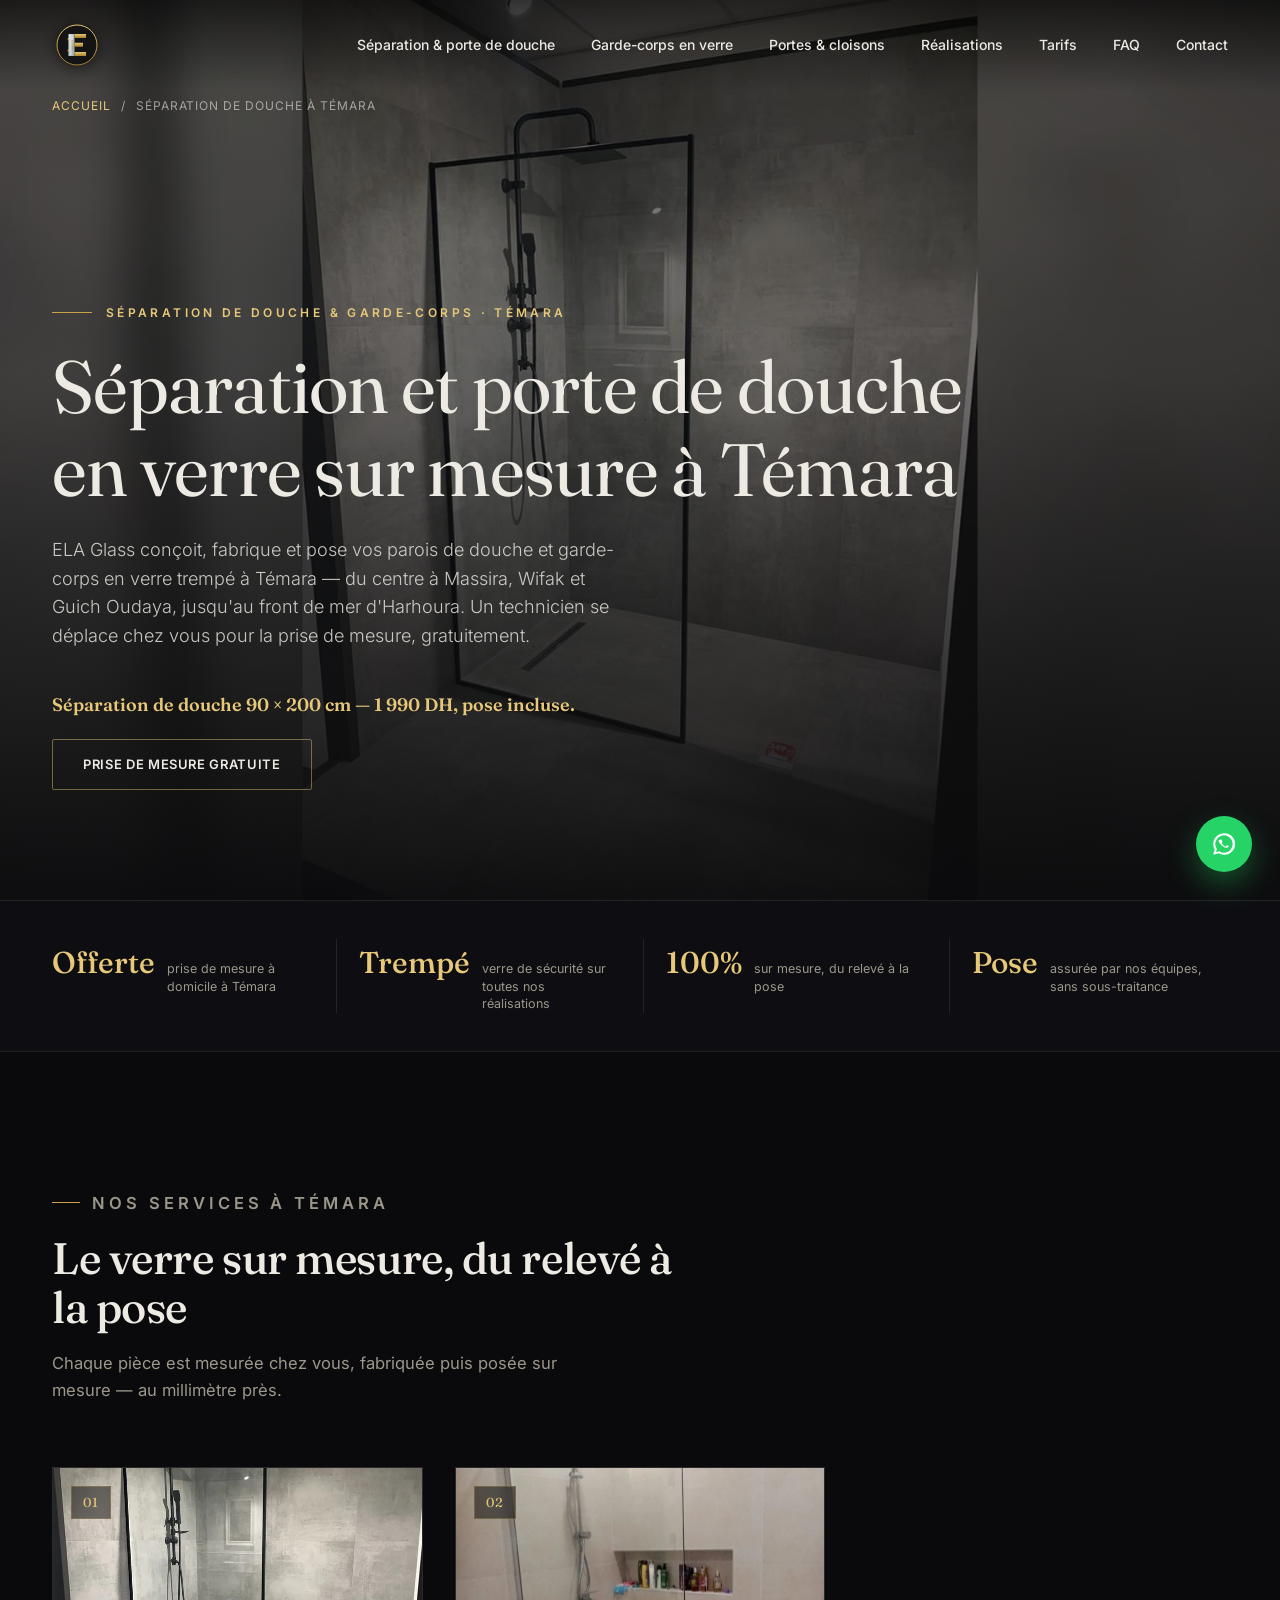
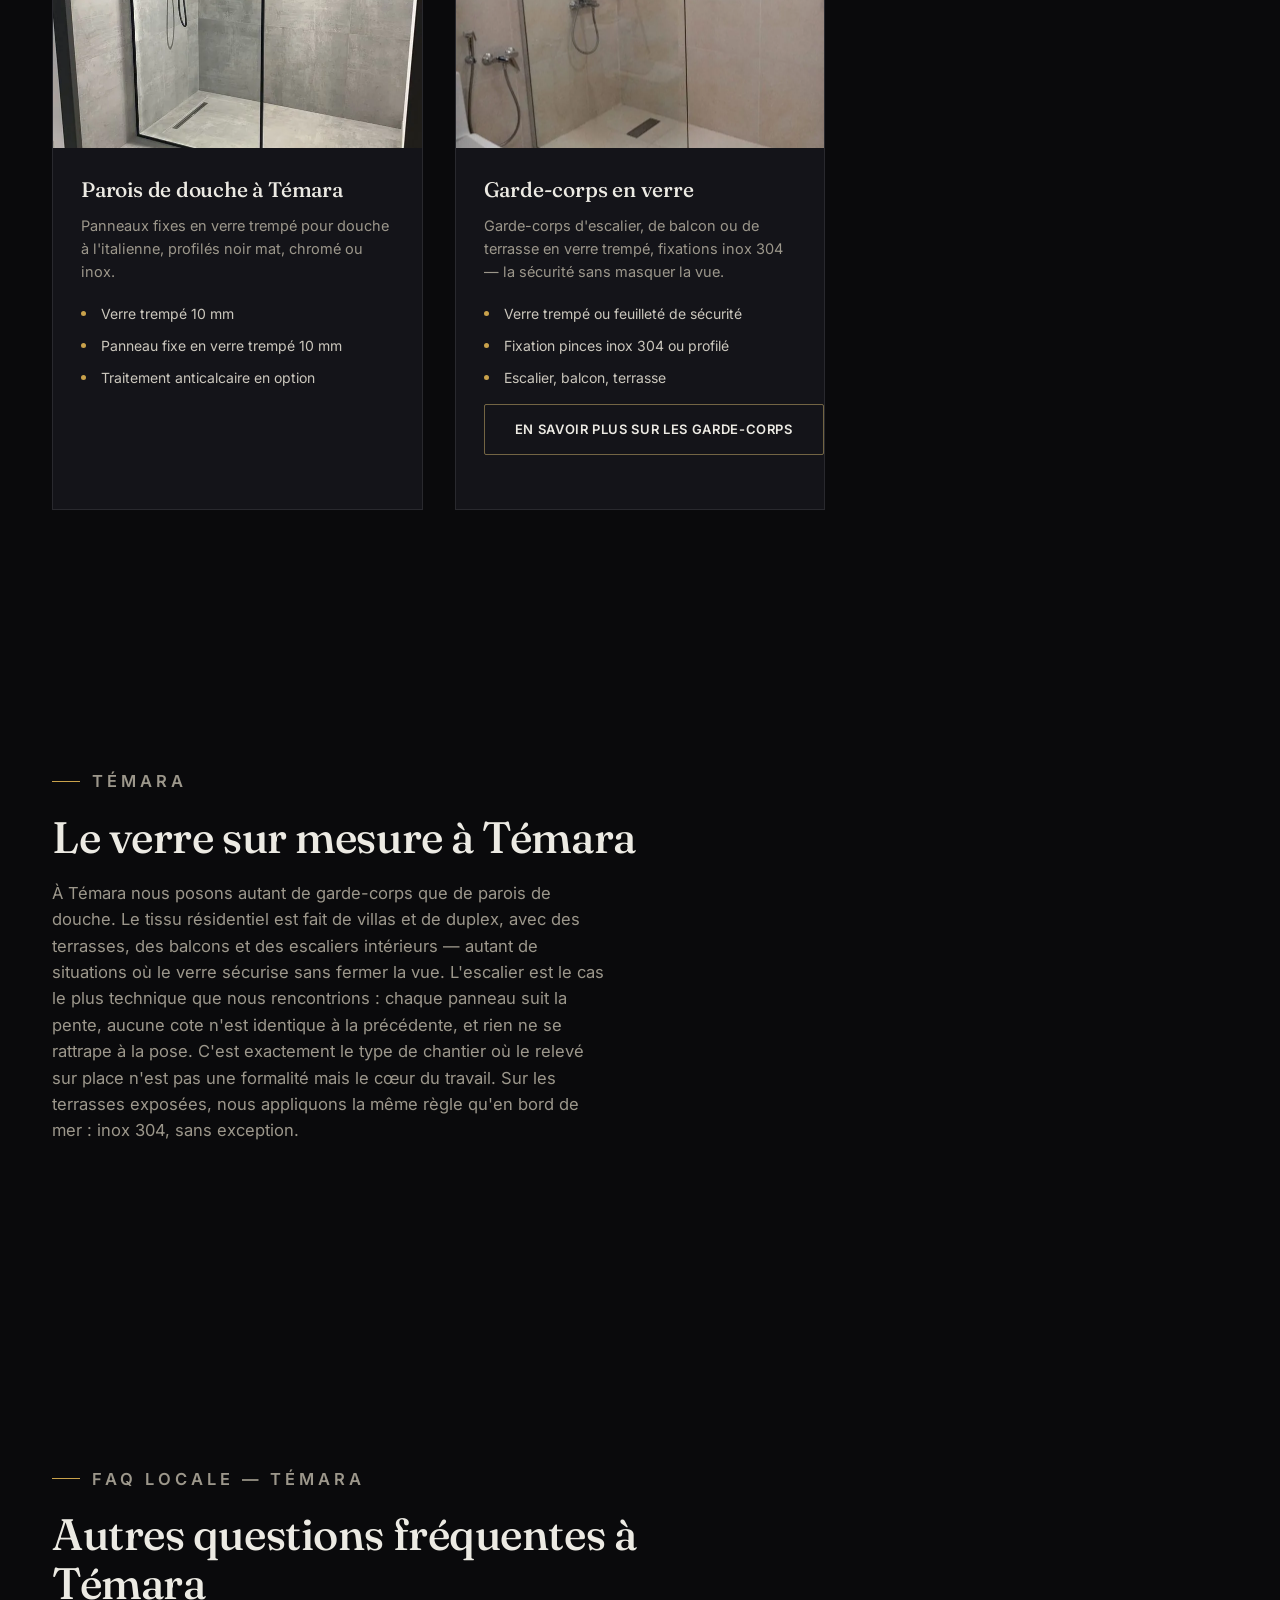
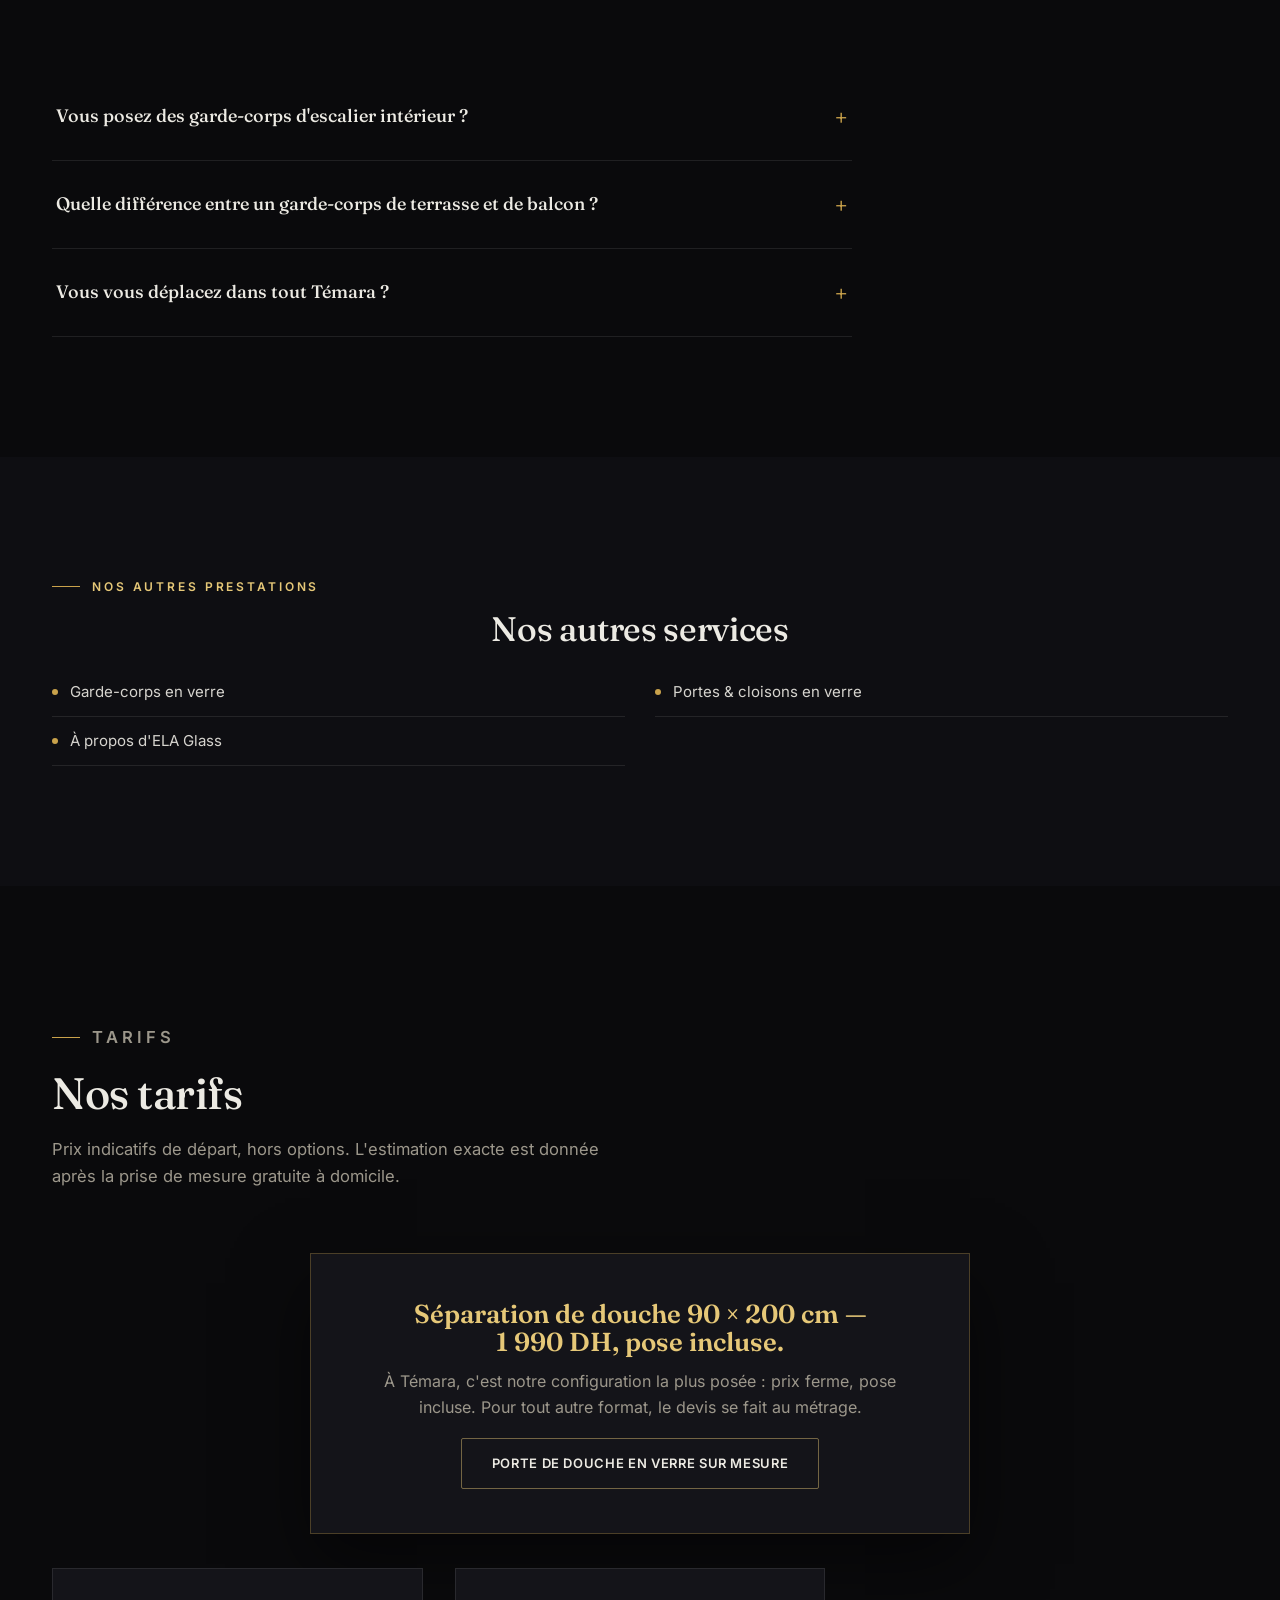
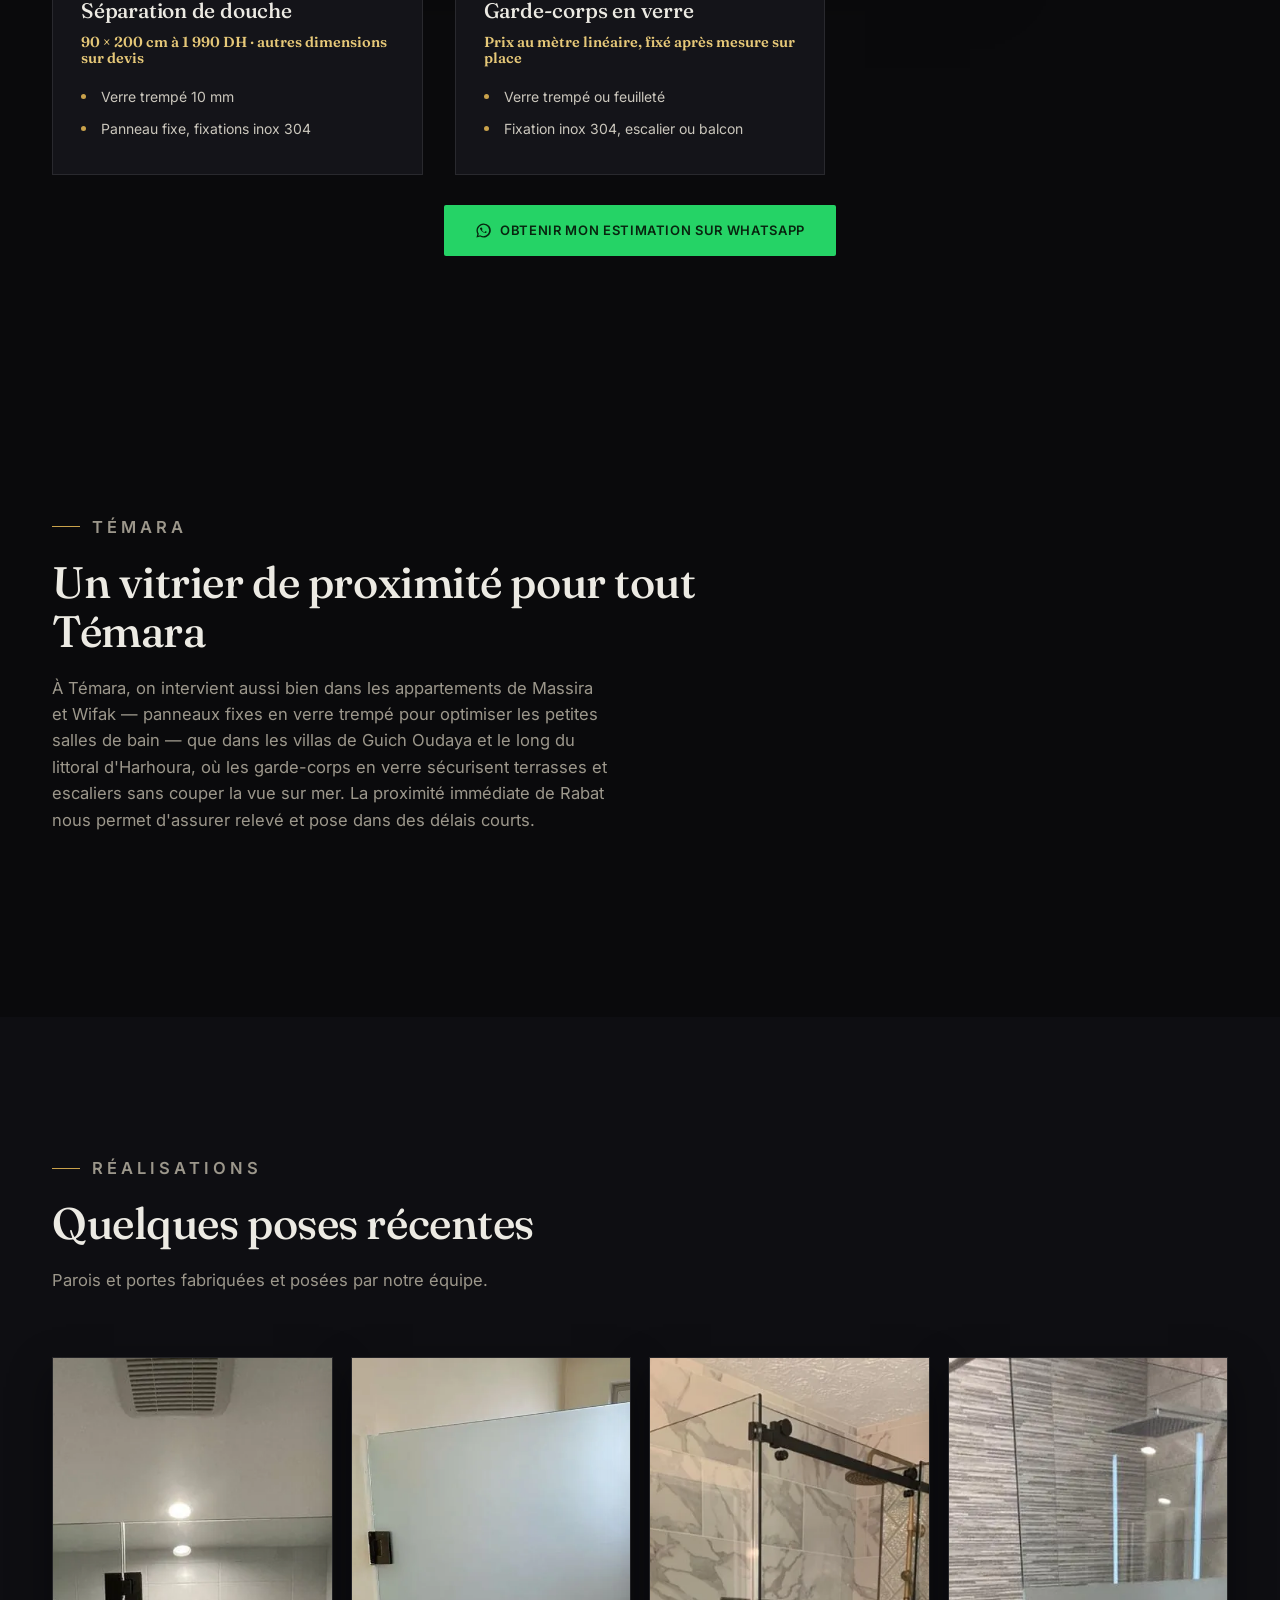
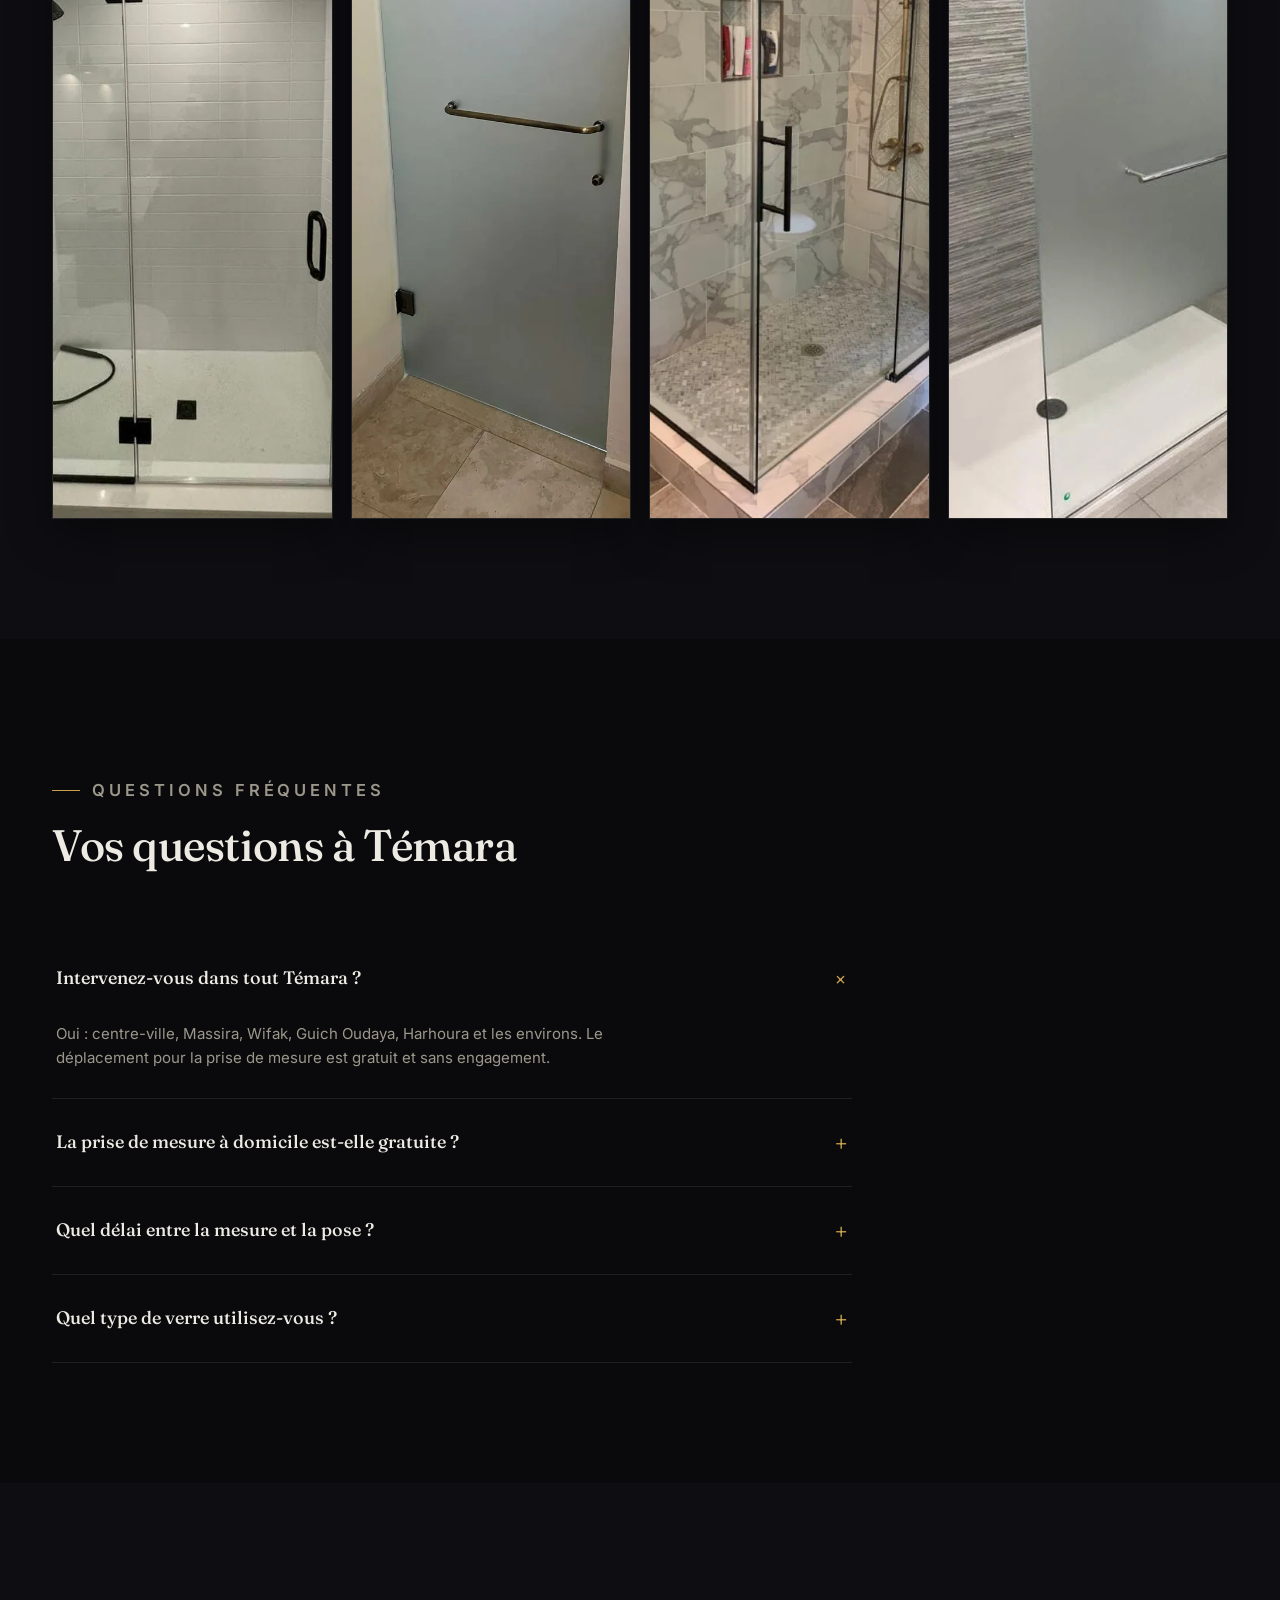
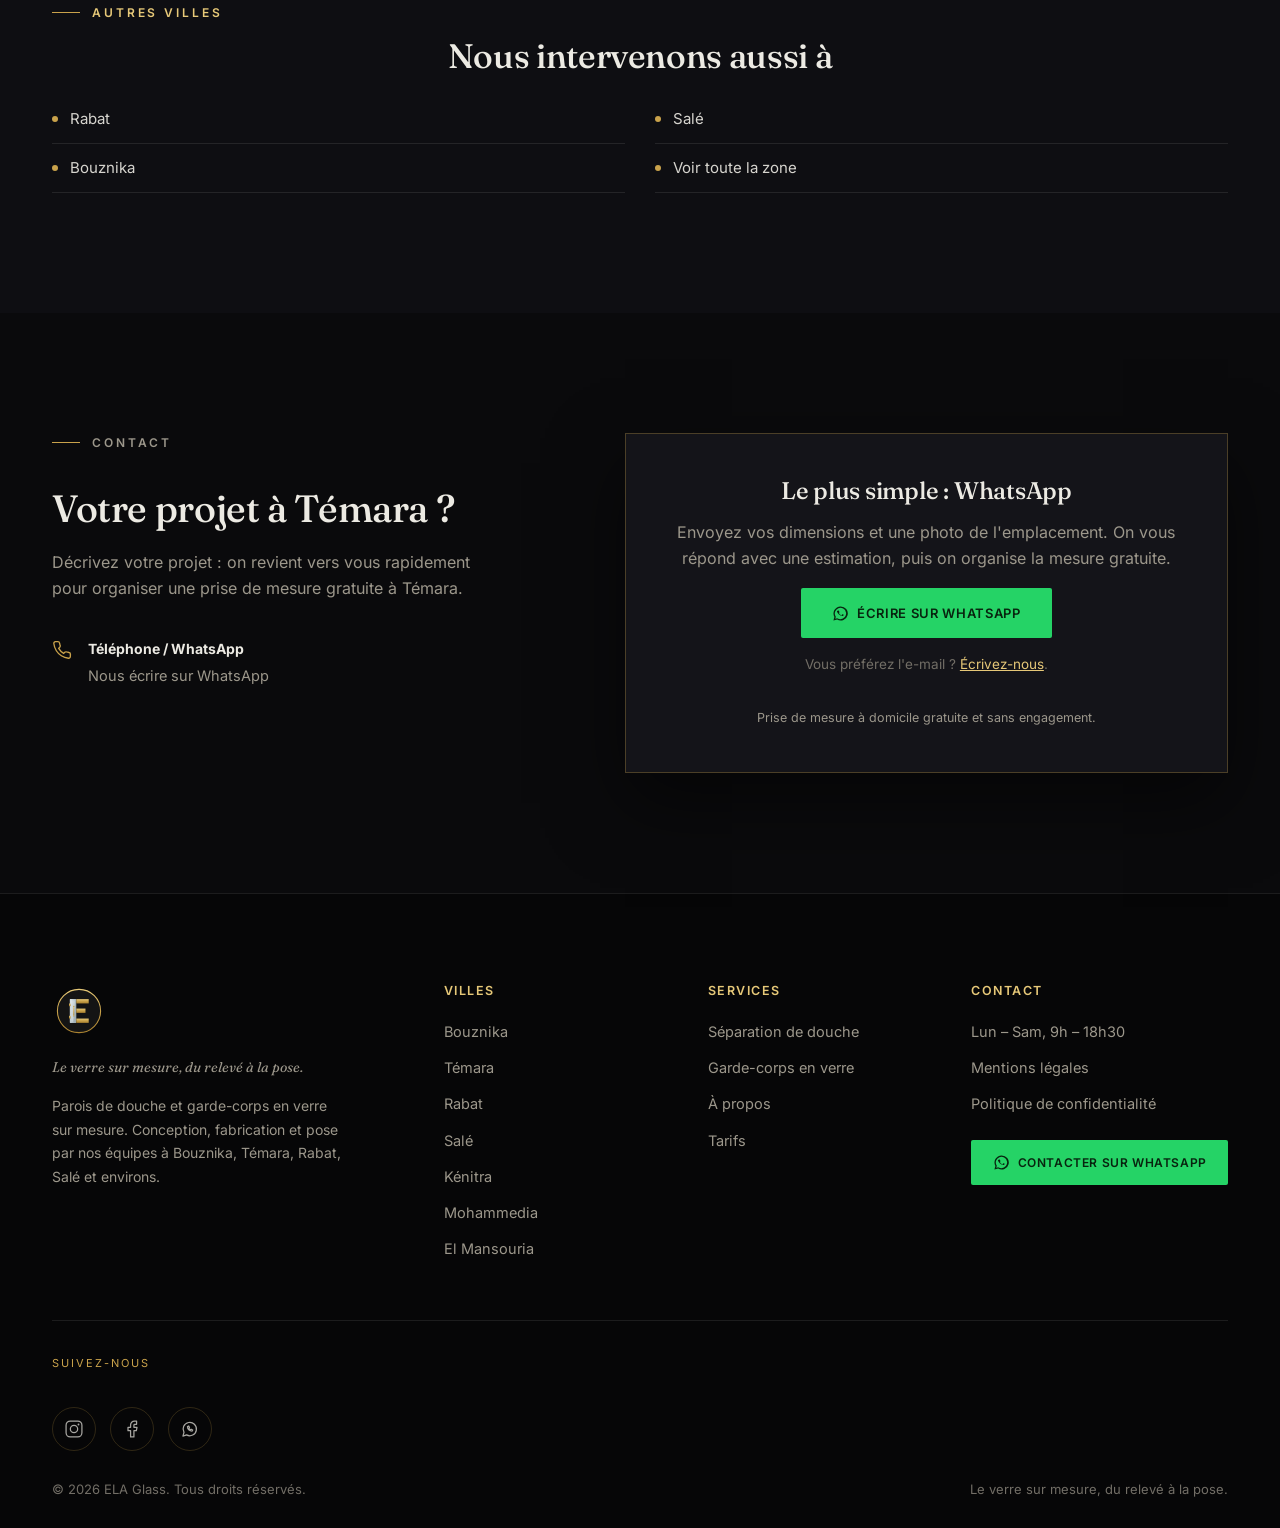
<file: paroi-douche-temara.html>
<!DOCTYPE html>
<html lang="fr">
<head>
<meta charset="UTF-8">
<link rel="preload" href="/assets/fonts/fraunces-normal.woff2" as="font" type="font/woff2" crossorigin>
<link rel="preload" href="/assets/fonts/inter.woff2" as="font" type="font/woff2" crossorigin>
<link rel="preload" as="image" href="/assets/images/hero-douche.webp" fetchpriority="high">
<meta name="viewport" content="width=device-width, initial-scale=1.0">
<title>Séparation de douche à Témara — 1 990 DH, pose incluse</title>
<meta name="description" content="Séparation de douche 90 × 200 cm en verre trempé : 1 990 DH, pose incluse. Sur mesure à Témara — Massira, Wifak, Harhoura. Relevé gratuit, pose sous 72 h.">
<meta name="theme-color" content="#0A0A0C">
<link rel="canonical" href="https://elaglass.ma/paroi-douche-temara.html">
<meta property="og:type" content="website">
<meta property="og:title" content="Séparation de douche à Témara — 1 990 DH, pose incluse">
<meta property="og:description" content="Séparation de douche 90 × 200 cm en verre trempé : 1 990 DH, pose incluse. Sur mesure à Témara — Massira, Wifak, Harhoura. Relevé gratuit, pose sous 72 h.">
<meta property="og:url" content="https://elaglass.ma/paroi-douche-temara.html">
<meta property="og:image" content="https://elaglass.ma/og-image-20260814.png?v=20260814">
<meta name="twitter:card" content="summary_large_image">
<meta name="twitter:image" content="https://elaglass.ma/og-image-20260814.png?v=20260814">
<link rel="stylesheet" href="/styles.css?v=20260813c">
<script type="application/ld+json">
{
  "@context": "https://schema.org",
  "@type": "LocalBusiness",
  "name": "ELA Glass — Témara",
  "url": "https://elaglass.ma/paroi-douche-temara.html",
  "image": "https://elaglass.ma/assets/logo/logo-og.webp",
  "description": "Pose de parois de douche, garde-corps en verre sur mesure à Témara — Massira, Wifak, Guich Oudaya, Harhoura. Mesure à domicile gratuite, verre trempé de sécurité.",
  "priceRange": "$$",
  "areaServed": "Témara",
  "telephone": "+212720889310",
  "openingHours": "Mo-Sa 09:00-18:30",
  "sameAs": [
    "https://www.instagram.com/ela_glass_maroc/",
    "https://www.facebook.com/share/14gHMujXns3/"
  ]
}
</script>
<script type="application/ld+json">
{
  "@context": "https://schema.org",
  "@type": "FAQPage",
  "mainEntity": [
    {
      "@type": "Question",
      "name": "Vous posez des garde-corps d'escalier intérieur ?",
      "acceptedAnswer": {
        "@type": "Answer",
        "text": "Oui. C'est le cas le plus technique : chaque panneau suit la pente et aucune cote n'est identique. Le relevé sur place est indispensable."
      }
    },
    {
      "@type": "Question",
      "name": "Quelle différence entre un garde-corps de terrasse et de balcon ?",
      "acceptedAnswer": {
        "@type": "Answer",
        "text": "Le principe est le même, la fixation change selon le support et l'exposition. Sur les terrasses exposées nous posons de l'inox 304."
      }
    },
    {
      "@type": "Question",
      "name": "Vous vous déplacez dans tout Témara ?",
      "acceptedAnswer": {
        "@type": "Answer",
        "text": "Oui, sur l'ensemble de la commune. Le relevé de mesures est gratuit et sans engagement."
      }
    },
    {
      "@type": "Question",
      "name": "Intervenez-vous dans tout Témara ?",
      "acceptedAnswer": {
        "@type": "Answer",
        "text": "Oui : centre-ville, Massira, Wifak, Guich Oudaya, Harhoura et les environs. Le déplacement pour la prise de mesure est gratuit et sans engagement."
      }
    },
    {
      "@type": "Question",
      "name": "La prise de mesure à domicile est-elle gratuite ?",
      "acceptedAnswer": {
        "@type": "Answer",
        "text": "Oui, à Témara comme dans toute la région : le déplacement pour le relevé des mesures et l'estimation est gratuit et sans engagement."
      }
    },
    {
      "@type": "Question",
      "name": "Quel délai entre la mesure et la pose ?",
      "acceptedAnswer": {
        "@type": "Answer",
        "text": "Sous 72 heures maximum entre le relevé et l'installation. Le verre est fabriqué sur mesure dès la validation des cotes."
      }
    },
    {
      "@type": "Question",
      "name": "Quel type de verre utilisez-vous ?",
      "acceptedAnswer": {
        "@type": "Answer",
        "text": "Exclusivement du verre trempé de sécurité 10 mm, en clair, dépoli ou sérigraphié. En cas de choc violent, il se fragmente en granulés non coupants au lieu d'éclats tranchants — c'est ce qui le rend sûr."
      }
    }
  ]
}
</script>
<script type="application/ld+json">
{
  "@context": "https://schema.org",
  "@type": "BreadcrumbList",
  "itemListElement": [
    {
      "@type": "ListItem",
      "position": 1,
      "name": "Accueil",
      "item": "https://elaglass.ma/"
    },
    {
      "@type": "ListItem",
      "position": 2,
      "name": "Séparation de douche à Témara",
      "item": "https://elaglass.ma/paroi-douche-temara.html"
    }
  ]
}
</script>
<link rel="icon" href="/favicon.ico?v=20260814" sizes="any">
<link rel="icon" type="image/svg+xml" href="/favicon.svg?v=20260814">
<link rel="icon" type="image/png" sizes="48x48" href="/favicon-48x48.png?v=20260814">
<link rel="icon" type="image/png" sizes="32x32" href="/favicon-32x32.png?v=20260814">
<link rel="icon" type="image/png" sizes="16x16" href="/favicon-16x16.png?v=20260814">
<link rel="apple-touch-icon" href="/apple-touch-icon.png?v=20260814">
<link rel="manifest" href="/site.webmanifest">
</head>
<body>
<a href="#main" class="skip-link">Aller au contenu principal</a>
<header class="site-header" id="siteHeader"><nav class="nav" aria-label="Navigation principale"><a href="/index.html" class="brand" aria-label="ELA Glass — accueil"><img class="logo-light" src="/logo-elaglass.svg?v=20260814" alt="Elaglass" width="50" height="50" decoding="async"></a><ul class="nav-links" id="navLinks">
  <li class="nav-home"><a href="/">Accueil</a></li>

  <li class="nav-label">Prestations</li>
  <li class="nav-main"><a href="/separation-douche-verre.html">Séparation &amp; porte de douche</a></li>
  <li class="nav-main"><a href="/garde-corps-verre.html">Garde-corps en verre</a></li>
  <li class="nav-main"><a href="/portes-cloisons-verre.html">Portes &amp; cloisons</a></li>

  <li class="nav-label">Découvrir</li>
  <li class="nav-sec"><a href="/#realisations">Réalisations</a></li>
  <li class="nav-sec"><a href="/#tarifs">Tarifs</a></li>
  <li class="nav-sec nav-lite"><a href="/#processus">Processus</a></li>
  <li class="nav-sec"><a href="/#faq">FAQ</a></li>
  <li class="nav-sec nav-lite"><a href="/a-propos.html">À propos</a></li>
  <li class="nav-sec"><a href="/#contact">Contact</a></li>

  <li class="nav-label">Zones d'intervention</li>
  <li class="nav-zones">
    <ul class="nav-cities">
      <li class="nav-city"><a href="/paroi-douche-bouznika.html">Bouznika</a></li>
      <li class="nav-city"><a href="/paroi-douche-temara.html">Témara</a></li>
      <li class="nav-city"><a href="/paroi-douche-rabat.html">Rabat</a></li>
      <li class="nav-city"><a href="/paroi-douche-sale.html">Salé</a></li>
      <li class="nav-city"><a href="/paroi-douche-kenitra.html">Kénitra</a></li>
      <li class="nav-city"><a href="/paroi-douche-mohammedia.html">Mohammedia</a></li>
      <li class="nav-city"><a href="/paroi-douche-el-mansouria.html">El Mansouria</a></li>
    </ul>
  </li>

  <li class="nav-cta">
    <a class="nav-cta-btn" href="https://wa.me/212720889310?text=Bonjour%20ELA%20Glass%2C%20je%20souhaite%20un%20projet%20en%20verre%20sur%20mesure.%20Ma%20ville%20%3A%20" target="_blank" rel="noopener"><svg class="btn-ic" viewBox="0 0 24 24" fill="currentColor" aria-hidden="true"><path d="M12 2a10 10 0 0 0-8.6 15L2 22l5.2-1.4A10 10 0 1 0 12 2zm0 18a8 8 0 0 1-4.1-1.1l-.3-.2-3 .8.8-2.9-.2-.3A8 8 0 1 1 12 20zm4.4-6c-.2-.1-1.4-.7-1.6-.8s-.4-.1-.5.1-.6.8-.7 1-.3.2-.5.1a6.5 6.5 0 0 1-3.2-2.8c-.2-.4.2-.4.6-1.2.1-.1 0-.3 0-.4l-.7-1.7c-.2-.4-.4-.4-.5-.4h-.5a1 1 0 0 0-.7.3A3 3 0 0 0 7 8.5c0 1.3 1 2.6 1.1 2.8a10.5 10.5 0 0 0 4 3.6c1.4.6 2 .6 2.7.6a2.4 2.4 0 0 0 1.6-1.1 2 2 0 0 0 .1-1.1c0-.1-.2-.2-.4-.3z"/></svg>Prise de mesure gratuite</a>
    <span class="nav-cta-note">Réponse rapide · Lun–Sam, 9h–18h30</span>
  </li>
</ul><button class="burger" id="burger" aria-label="Ouvrir le menu" aria-expanded="false" aria-controls="navLinks"><span></span><span></span><span></span></button></nav><div class="nav-overlay" id="navOverlay"></div></header>
<main id="main">
<nav class="crumb" aria-label="Fil d'Ariane"><a href="/">Accueil</a><span aria-hidden="true">/</span><span aria-current="page">Séparation de douche à Témara</span></nav>
<section class="hero" id="top"><div class="hero-inner"><p class="hero-tag">Séparation de douche &amp; garde-corps · Témara</p><h1>Séparation et porte de douche en verre sur mesure à Témara</h1><p class="hero-lede">ELA Glass conçoit, fabrique et pose vos parois de douche et garde-corps en verre trempé à Témara — du centre à Massira, Wifak et Guich Oudaya, jusqu'au front de mer d'Harhoura. Un technicien se déplace chez vous pour la prise de mesure, gratuitement.</p><p class="price" style="font-size:clamp(15px,2.1vw,18px);line-height:1.35;font-weight:600;margin:6px 0 22px;">Séparation de douche 90 × 200 cm — 1 990 DH, pose incluse.</p><div class="hero-actions"><a href="#contact" class="btn btn-ghost">Prise de mesure gratuite</a></div></div></section>
<section class="trust"><div class="trust-inner"><div class="trust-item"><span class="trust-num">Offerte</span><span class="trust-label">prise de mesure à domicile à Témara</span></div><div class="trust-item"><span class="trust-num">Trempé</span><span class="trust-label">verre de sécurité sur toutes nos réalisations</span></div><div class="trust-item"><span class="trust-num">100%</span><span class="trust-label">sur mesure, du relevé à la pose</span></div><div class="trust-item"><span class="trust-num">Pose</span><span class="trust-label">assurée par nos équipes, sans sous-traitance</span></div></div></section>
<section class="section" id="services"><div class="wrap"><div class="section-head reveal"><p class="eyebrow">Nos services à Témara</p><h2>Le verre sur mesure, du relevé à la pose</h2><p>Chaque pièce est mesurée chez vous, fabriquée puis posée sur mesure — au millimètre près.</p></div><div class="services-grid"><article class="service-card reveal"><div class="service-media"><picture><source type="image/webp" srcset="assets/images/douche-italienne-cadre-noir.webp"><img src="assets/images/douche-italienne-cadre-noir.jpg" alt="Paroi de douche sur mesure à Témara" loading="lazy" width="736" height="981" decoding="async"></picture><span class="service-num">01</span></div><div class="service-body"><h3>Parois de douche à Témara</h3><p>Panneaux fixes en verre trempé pour douche à l'italienne, profilés noir mat, chromé ou inox.</p><ul class="service-list"><li>Verre trempé 10 mm</li><li>Panneau fixe en verre trempé 10 mm</li><li>Traitement anticalcaire en option</li></ul></div></article><article class="service-card reveal"><div class="service-media"><picture><source type="image/webp" srcset="assets/images/paroi-fixe-transparente-beige.webp"><img src="assets/images/paroi-fixe-transparente-beige.jpg" alt="Séparation de douche en verre trempé, panneau fixe transparent — ELA Glass Témara" loading="lazy" width="736" height="981" decoding="async"></picture><span class="service-num">02</span></div><div class="service-body"><h3>Garde-corps en verre</h3><p>Garde-corps d'escalier, de balcon ou de terrasse en verre trempé, fixations inox 304 — la sécurité sans masquer la vue.</p><ul class="service-list"><li>Verre trempé ou feuilleté de sécurité</li><li>Fixation pinces inox 304 ou profilé</li><li>Escalier, balcon, terrasse</li></ul><p style="margin-top:16px;"><a class="btn btn-ghost" href="/garde-corps-verre.html">En savoir plus sur les garde-corps</a></p></div></article></div></div></section>
<section class="section" id="apropos-verre-temara"><div class="wrap"><div class="section-head reveal" style="max-width:760px;"><p class="eyebrow">Témara</p><h2>Le verre sur mesure à Témara</h2><p>À Témara nous posons autant de garde-corps que de parois de douche. Le tissu résidentiel est fait de villas et de duplex, avec des terrasses, des balcons et des escaliers intérieurs — autant de situations où le verre sécurise sans fermer la vue. L'escalier est le cas le plus technique que nous rencontrions : chaque panneau suit la pente, aucune cote n'est identique à la précédente, et rien ne se rattrape à la pose. C'est exactement le type de chantier où le relevé sur place n'est pas une formalité mais le cœur du travail. Sur les terrasses exposées, nous appliquons la même règle qu'en bord de mer : inox 304, sans exception.</p></div></div></section>
<section class="section" id="faq-locale-temara"><div class="wrap"><div class="section-head reveal"><p class="eyebrow">FAQ locale — Témara</p><h2>Autres questions fréquentes à Témara</h2></div><div class="faq-wrap"><details class="faq-item reveal"><summary>Vous posez des garde-corps d'escalier intérieur ?</summary><div class="faq-body">Oui. C'est le cas le plus technique : chaque panneau suit la pente et aucune cote n'est identique. Le relevé sur place est indispensable.</div></details><details class="faq-item reveal"><summary>Quelle différence entre un garde-corps de terrasse et de balcon ?</summary><div class="faq-body">Le principe est le même, la fixation change selon le support et l'exposition. Sur les terrasses exposées nous posons de l'inox 304.</div></details><details class="faq-item reveal"><summary>Vous vous déplacez dans tout Témara ?</summary><div class="faq-body">Oui, sur l'ensemble de la commune. Le relevé de mesures est gratuit et sans engagement.</div></details></div></div></section>
<section class="section zone-section" id="autres-prestations-temara"><div class="wrap"><div class="reveal" style="text-align:center;"><p class="eyebrow">Nos autres prestations</p><h2 style="margin-top:14px;font-size:clamp(24px,3vw,34px);">Nos autres services</h2><div class="zone-list" style="justify-content:center;margin-top:20px;"><div><a href="/garde-corps-verre.html">Garde-corps en verre</a></div><div><a href="/portes-cloisons-verre.html">Portes &amp; cloisons en verre</a></div><div><a href="/a-propos.html">À propos d'ELA Glass</a></div></div></div></div></section>
<section class="section" id="tarifs"><div class="wrap"><div class="section-head reveal"><p class="eyebrow">Tarifs</p><h2>Nos tarifs</h2><p>Prix indicatifs de départ, hors options. L'estimation exacte est donnée après la prise de mesure gratuite à domicile.</p></div><div class="form-card reveal" style="text-align:center;max-width:660px;margin:0 auto 34px;"><p class="price"><strong>Séparation de douche 90 × 200 cm — 1 990 DH, pose incluse.</strong></p><p style="margin:10px 0 18px;">À Témara, c'est notre configuration la plus posée : prix ferme, pose incluse. Pour tout autre format, le devis se fait au métrage.</p><a href="/separation-douche-verre.html" class="btn btn-ghost">Porte de douche en verre sur mesure</a></div><div class="services-grid"><article class="service-card reveal"><div class="service-body"><h3>Séparation de douche</h3><p class="price"><strong>90 × 200 cm à 1 990 DH · autres dimensions sur devis</strong></p><ul class="service-list"><li>Verre trempé 10 mm</li><li>Panneau fixe, fixations inox 304</li></ul></div></article><article class="service-card reveal"><div class="service-body"><h3>Garde-corps en verre</h3><p class="price"><strong>Prix au mètre linéaire, fixé après mesure sur place</strong></p><ul class="service-list"><li>Verre trempé ou feuilleté</li><li>Fixation inox 304, escalier ou balcon</li></ul></div></article></div><div style="text-align:center;margin-top:30px;"><a href="https://wa.me/212720889310?text=Bonjour%20ELA%20Glass%2C%20je%20suis%20%C3%A0%20T%C3%A9mara.%20Mon%20projet%20%3A%20" class="btn btn-whatsapp" target="_blank" rel="noopener"><svg class="btn-ic" viewBox="0 0 24 24" fill="currentColor" aria-hidden="true"><path d="M12 2a10 10 0 0 0-8.6 15L2 22l5.2-1.4A10 10 0 1 0 12 2zm0 18a8 8 0 0 1-4.1-1.1l-.3-.2-3 .8.8-2.9-.2-.3A8 8 0 1 1 12 20zm4.4-6c-.2-.1-1.4-.7-1.6-.8s-.4-.1-.5.1-.6.8-.7 1-.3.2-.5.1a6.5 6.5 0 0 1-3.2-2.8c-.2-.4.2-.4.6-1.2.1-.1 0-.3 0-.4l-.7-1.7c-.2-.4-.4-.4-.5-.4h-.5a1 1 0 0 0-.7.3A3 3 0 0 0 7 8.5c0 1.3 1 2.6 1.1 2.8a10.5 10.5 0 0 0 4 3.6c1.4.6 2 .6 2.7.6a2.4 2.4 0 0 0 1.6-1.1 2 2 0 0 0 .1-1.1c0-.1-.2-.2-.4-.3z"/></svg>Obtenir mon estimation sur WhatsApp</a></div></div></section>
<section class="section" id="local"><div class="wrap"><div class="section-head reveal" style="max-width:760px;"><p class="eyebrow">Témara</p><h2>Un vitrier de proximité pour tout Témara</h2><p>À Témara, on intervient aussi bien dans les appartements de Massira et Wifak — panneaux fixes en verre trempé pour optimiser les petites salles de bain — que dans les villas de Guich Oudaya et le long du littoral d'Harhoura, où les garde-corps en verre sécurisent terrasses et escaliers sans couper la vue sur mer. La proximité immédiate de Rabat nous permet d'assurer relevé et pose dans des délais courts.</p></div></div></section>
<section class="section gallery-band" id="realisations"><div class="wrap"><div class="section-head reveal"><p class="eyebrow">Réalisations</p><h2>Quelques poses récentes</h2><p>Parois et portes fabriquées et posées par notre équipe.</p></div><div class="masonry"><figure class="item reveal"><picture><source type="image/webp" srcset="assets/images/cabine-battante-noir-metro.webp"><img src="assets/images/cabine-battante-noir-metro.jpg" alt="Cabine de douche verre clair, quincaillerie noire — ELA Glass Témara" loading="lazy" width="736" height="981" decoding="async"></picture></figure><figure class="item reveal"><picture><source type="image/webp" srcset="assets/images/porte-verre-depoli-vert.webp"><img src="assets/images/porte-verre-depoli-vert.jpg" alt="Porte en verre dépoli sur pivot — ELA Glass Témara" loading="lazy" width="736" height="1308" decoding="async"></picture></figure><figure class="item reveal"><picture><source type="image/webp" srcset="assets/images/cabine-angle-coulissante-marbre.webp"><img src="assets/images/cabine-angle-coulissante-marbre.jpg" alt="Cabine d'angle coulissante, profilé noir — ELA Glass Témara" loading="lazy" width="736" height="981" decoding="async"></picture></figure><figure class="item reveal"><picture><source type="image/webp" srcset="assets/images/paroi-depoli-chrome.webp"><img src="assets/images/paroi-depoli-chrome.jpg" alt="Paroi de douche bandeau dépoli, finition chromée — ELA Glass Témara" loading="lazy" width="736" height="981" decoding="async"></picture></figure></div></div></section>
<section class="section" id="faq"><div class="wrap"><div class="section-head reveal"><p class="eyebrow">Questions fréquentes</p><h2>Vos questions à Témara</h2></div><div class="faq-wrap"><details class="faq-item reveal" open><summary>Intervenez-vous dans tout Témara ?</summary><div class="faq-body">Oui : centre-ville, Massira, Wifak, Guich Oudaya, Harhoura et les environs. Le déplacement pour la prise de mesure est gratuit et sans engagement.</div></details><details class="faq-item reveal"><summary>La prise de mesure à domicile est-elle gratuite ?</summary><div class="faq-body">Oui, à Témara comme dans toute la région : le déplacement pour le relevé des mesures et l'estimation est gratuit et sans engagement.</div></details><details class="faq-item reveal"><summary>Quel délai entre la mesure et la pose ?</summary><div class="faq-body">Sous 72 heures maximum entre le relevé et l'installation. Le verre est fabriqué sur mesure dès la validation des cotes.</div></details><details class="faq-item reveal"><summary>Quel type de verre utilisez-vous ?</summary><div class="faq-body">Exclusivement du verre trempé de sécurité 10 mm, en clair, dépoli ou sérigraphié. En cas de choc violent, il se fragmente en granulés non coupants au lieu d'éclats tranchants — c'est ce qui le rend sûr.</div></details></div></div></section>
<section class="section zone-section"><div class="wrap"><div class="reveal" style="text-align:center;"><p class="eyebrow">Autres villes</p><h2 style="margin-top:14px;font-size:clamp(24px,3vw,34px);">Nous intervenons aussi à</h2><div class="zone-list" style="justify-content:center;margin-top:20px;"><div><a href="/paroi-douche-rabat.html">Rabat</a></div><div><a href="/paroi-douche-sale.html">Salé</a></div><div><a href="/paroi-douche-bouznika.html">Bouznika</a></div><div><a href="/index.html">Voir toute la zone</a></div></div></div></div></section>
<section class="section" id="contact"><div class="wrap"><div class="contact-grid"><div class="contact-info reveal"><p class="eyebrow">Contact</p><h2>Votre projet à Témara ?</h2><p>Décrivez votre projet : on revient vers vous rapidement pour organiser une prise de mesure gratuite à Témara.</p><div class="contact-detail"><svg class="ic" width="20" height="20" viewBox="0 0 24 24" fill="none" stroke="currentColor" stroke-width="1.6" aria-hidden="true"><path d="M22 16.9v3a2 2 0 0 1-2.2 2 19.8 19.8 0 0 1-8.6-3 19.5 19.5 0 0 1-6-6 19.8 19.8 0 0 1-3-8.7A2 2 0 0 1 4.1 2h3a2 2 0 0 1 2 1.7c.1 1 .4 2 .7 3a2 2 0 0 1-.5 2.1L8 10.1a16 16 0 0 0 6 6l1.3-1.3a2 2 0 0 1 2.1-.5c1 .3 2 .5 3 .7a2 2 0 0 1 1.7 2z"/></svg><div><strong>Téléphone / WhatsApp</strong><span><a href="https://wa.me/212720889310?text=Bonjour%20ELA%20Glass%2C%20je%20suis%20%C3%A0%20T%C3%A9mara.%20Mon%20projet%20%3A%20" target="_blank" rel="noopener">Nous écrire sur WhatsApp</a></span></div></div></div><div class="form-card reveal" style="display:flex;flex-direction:column;justify-content:center;gap:16px;text-align:center;"><h3 style="font-family:'Fraunces',serif;font-weight:500;font-size:24px;margin:0;">Le plus simple : WhatsApp</h3><p style="margin:0;">Envoyez vos dimensions et une photo de l'emplacement. On vous répond avec une estimation, puis on organise la mesure gratuite.</p><a href="https://wa.me/212720889310?text=Bonjour%20ELA%20Glass%2C%20je%20suis%20%C3%A0%20T%C3%A9mara.%20Mon%20projet%20%3A%20" class="btn btn-whatsapp" target="_blank" rel="noopener" style="align-self:center;"><svg class="btn-ic" viewBox="0 0 24 24" fill="currentColor" aria-hidden="true"><path d="M12 2a10 10 0 0 0-8.6 15L2 22l5.2-1.4A10 10 0 1 0 12 2zm0 18a8 8 0 0 1-4.1-1.1l-.3-.2-3 .8.8-2.9-.2-.3A8 8 0 1 1 12 20zm4.4-6c-.2-.1-1.4-.7-1.6-.8s-.4-.1-.5.1-.6.8-.7 1-.3.2-.5.1a6.5 6.5 0 0 1-3.2-2.8c-.2-.4.2-.4.6-1.2.1-.1 0-.3 0-.4l-.7-1.7c-.2-.4-.4-.4-.5-.4h-.5a1 1 0 0 0-.7.3A3 3 0 0 0 7 8.5c0 1.3 1 2.6 1.1 2.8a10.5 10.5 0 0 0 4 3.6c1.4.6 2 .6 2.7.6a2.4 2.4 0 0 0 1.6-1.1 2 2 0 0 0 .1-1.1c0-.1-.2-.2-.4-.3z"/></svg>Écrire sur WhatsApp</a><p style="margin:0;font-size:13.5px;color:var(--muted-2);">Vous préférez l'e-mail ? <a href="mailto:elaglass10@gmail.com?subject=Projet%20verre%20sur%20mesure&body=Bonjour%2C%0A%0AMa%20ville%20%3A%20%0AMon%20projet%20%3A%20%0ADimensions%20approximatives%20%3A%20%0A" style="color:var(--gold-light);text-decoration:underline;">Écrivez-nous</a>.</p>
        <p class="form-note">Prise de mesure à domicile gratuite et sans engagement.</p></div></div></div></section>
</main>
<footer class="site-footer"><div class="wrap"><div class="footer-grid"><div><div class="footer-brand"><img src="/logo-elaglass.svg?v=20260814" alt="Elaglass" width="54" height="54" loading="lazy" decoding="async"></div><p class="footer-slogan">Le verre sur mesure, du relevé à la pose.</p><p>Parois de douche et garde-corps en verre sur mesure. Conception, fabrication et pose par nos équipes à Bouznika, Témara, Rabat, Salé et environs.</p></div><div class="footer-col"><h5>Villes</h5><ul><li><a href="/paroi-douche-bouznika.html">Bouznika</a></li><li><a href="/paroi-douche-temara.html">Témara</a></li><li><a href="/paroi-douche-rabat.html">Rabat</a></li><li><a href="/paroi-douche-sale.html">Salé</a></li><li><a href="/paroi-douche-kenitra.html">Kénitra</a></li><li><a href="/paroi-douche-mohammedia.html">Mohammedia</a></li><li><a href="/paroi-douche-el-mansouria.html">El Mansouria</a></li></ul></div><div class="footer-col"><h5>Services</h5><ul><li><a href="/separation-douche-verre.html">Séparation de douche</a></li><li><a href="#services">Garde-corps en verre</a></li><li><a href="/a-propos.html">À propos</a></li><li><a href="#tarifs">Tarifs</a></li></ul></div><div class="footer-col"><h5>Contact</h5><ul><li><span class="footer-link">Lun – Sam, 9h – 18h30</span></li><li><a href="/mentions-legales.html">Mentions légales</a></li><li><a href="/politique-confidentialite.html">Politique de confidentialité</a></li></ul><a href="https://wa.me/212720889310?text=Bonjour%20ELA%20Glass%2C%20je%20suis%20%C3%A0%20T%C3%A9mara.%20Mon%20projet%20%3A%20" class="btn btn-whatsapp footer-wa" target="_blank" rel="noopener"><svg class="btn-ic" viewBox="0 0 24 24" fill="currentColor" aria-hidden="true"><path d="M12 2a10 10 0 0 0-8.6 15L2 22l5.2-1.4A10 10 0 1 0 12 2zm0 18a8 8 0 0 1-4.1-1.1l-.3-.2-3 .8.8-2.9-.2-.3A8 8 0 1 1 12 20zm4.4-6c-.2-.1-1.4-.7-1.6-.8s-.4-.1-.5.1-.6.8-.7 1-.3.2-.5.1a6.5 6.5 0 0 1-3.2-2.8c-.2-.4.2-.4.6-1.2.1-.1 0-.3 0-.4l-.7-1.7c-.2-.4-.4-.4-.5-.4h-.5a1 1 0 0 0-.7.3A3 3 0 0 0 7 8.5c0 1.3 1 2.6 1.1 2.8a10.5 10.5 0 0 0 4 3.6c1.4.6 2 .6 2.7.6a2.4 2.4 0 0 0 1.6-1.1 2 2 0 0 0 .1-1.1c0-.1-.2-.2-.4-.3z"/></svg>Contacter sur WhatsApp</a></div></div><div class="social">
  <span class="social-label">Suivez-nous</span>
  <div class="social-row">
    <a href="https://www.instagram.com/ela_glass_maroc/" target="_blank" rel="noopener noreferrer" aria-label="Ela Glass sur Instagram">
      <svg viewBox="0 0 24 24" width="20" height="20" fill="none" stroke="currentColor" stroke-width="1.5" stroke-linecap="round" aria-hidden="true"><rect x="2.5" y="2.5" width="19" height="19" rx="5"/><circle cx="12" cy="12" r="4.4"/><circle cx="17.4" cy="6.6" r="1.1" fill="currentColor" stroke="none"/></svg>
    </a>
    <a href="https://www.facebook.com/share/14gHMujXns3/" target="_blank" rel="noopener noreferrer" aria-label="Ela Glass sur Facebook">
      <svg viewBox="0 0 24 24" width="20" height="20" fill="none" stroke="currentColor" stroke-width="1.5" stroke-linecap="round" stroke-linejoin="round" aria-hidden="true"><path d="M17.5 2.5h-2.6a4.6 4.6 0 0 0-4.6 4.6v2.9H7.2v4h3.1v7.5h4v-7.5h2.9l.8-4h-3.7V7.4a1 1 0 0 1 1-1h2.2z"/></svg>
    </a>
    <a href="https://wa.me/212720889310?text=Bonjour%20ELA%20Glass%2C%20je%20suis%20%C3%A0%20T%C3%A9mara.%20Mon%20projet%20%3A%20" target="_blank" rel="noopener noreferrer" aria-label="Ela Glass sur WhatsApp">
      <svg viewBox="0 0 24 24" width="20" height="20" fill="none" stroke="currentColor" stroke-width="1.5" stroke-linecap="round" stroke-linejoin="round" aria-hidden="true"><path d="M3.5 20.5l1.3-4.4a8 8 0 1 1 3.1 3z"/><path d="M9 9.2c0 3 2.4 5.4 5.4 5.4l.9-1.4-1.9-.9-.8.8a4.6 4.6 0 0 1-2-2l.8-.8-.9-1.9z"/></svg>
    </a>
  </div>
</div>
<div class="footer-bottom"><span>© <span id="year">2026</span> ELA Glass. Tous droits réservés.</span><span>Le verre sur mesure, du relevé à la pose.</span></div></div></footer>
<a href="https://wa.me/212720889310?text=Bonjour%20ELA%20Glass%2C%20je%20suis%20%C3%A0%20T%C3%A9mara.%20Mon%20projet%20%3A%20" class="wa-float" target="_blank" rel="noopener" aria-label="Nous écrire sur WhatsApp"><svg width="26" height="26" viewBox="0 0 24 24" fill="#fff" aria-hidden="true"><path d="M12 2a10 10 0 0 0-8.6 15L2 22l5.2-1.4A10 10 0 1 0 12 2zm0 18a8 8 0 0 1-4.1-1.1l-.3-.2-3 .8.8-2.9-.2-.3A8 8 0 1 1 12 20zm4.4-6c-.2-.1-1.4-.7-1.6-.8s-.4-.1-.5.1-.6.8-.7 1-.3.2-.5.1a6.5 6.5 0 0 1-3.2-2.8c-.2-.4.2-.4.6-1.2.1-.1 0-.3 0-.4l-.7-1.7c-.2-.4-.4-.4-.5-.4h-.5a1 1 0 0 0-.7.3A3 3 0 0 0 7 8.5c0 1.3 1 2.6 1.1 2.8a10.5 10.5 0 0 0 4 3.6c1.4.6 2 .6 2.7.6a2.4 2.4 0 0 0 1.6-1.1 2 2 0 0 0 .1-1.1c0-.1-.2-.2-.4-.3z"/></svg></a>
<button class="to-top" id="toTop" aria-label="Retour en haut"><svg width="18" height="18" viewBox="0 0 24 24" fill="none" stroke="currentColor" stroke-width="1.8" aria-hidden="true"><path d="M12 19V5"/><path d="M5 12l7-7 7 7"/></svg></button>
<script src="script.js" defer></script>
<!-- Google Analytics 4 (chargement differe pour ne pas degrader les performances) -->
<script>
  window.dataLayer = window.dataLayer || [];
  function gtag(){dataLayer.push(arguments);}
  gtag('js', new Date());
  gtag('config', 'G-5GYW4J0R35');
  (function(){
    var loaded = false;
    function loadGA4(){
      if (loaded) return;
      loaded = true;
      var s = document.createElement('script');
      s.async = true;
      s.src = 'https://www.googletagmanager.com/gtag/js?id=G-5GYW4J0R35';
      document.head.appendChild(s);
    }
    var evts = ['scroll','mousemove','touchstart','keydown','click'];
    evts.forEach(function(e){ window.addEventListener(e, loadGA4, { once: true, passive: true }); });
    if (document.readyState === 'complete') { setTimeout(loadGA4, 3000); }
    else { window.addEventListener('load', function(){ setTimeout(loadGA4, 3000); }); }
  })();
</script>
</body>
</html>
</file>
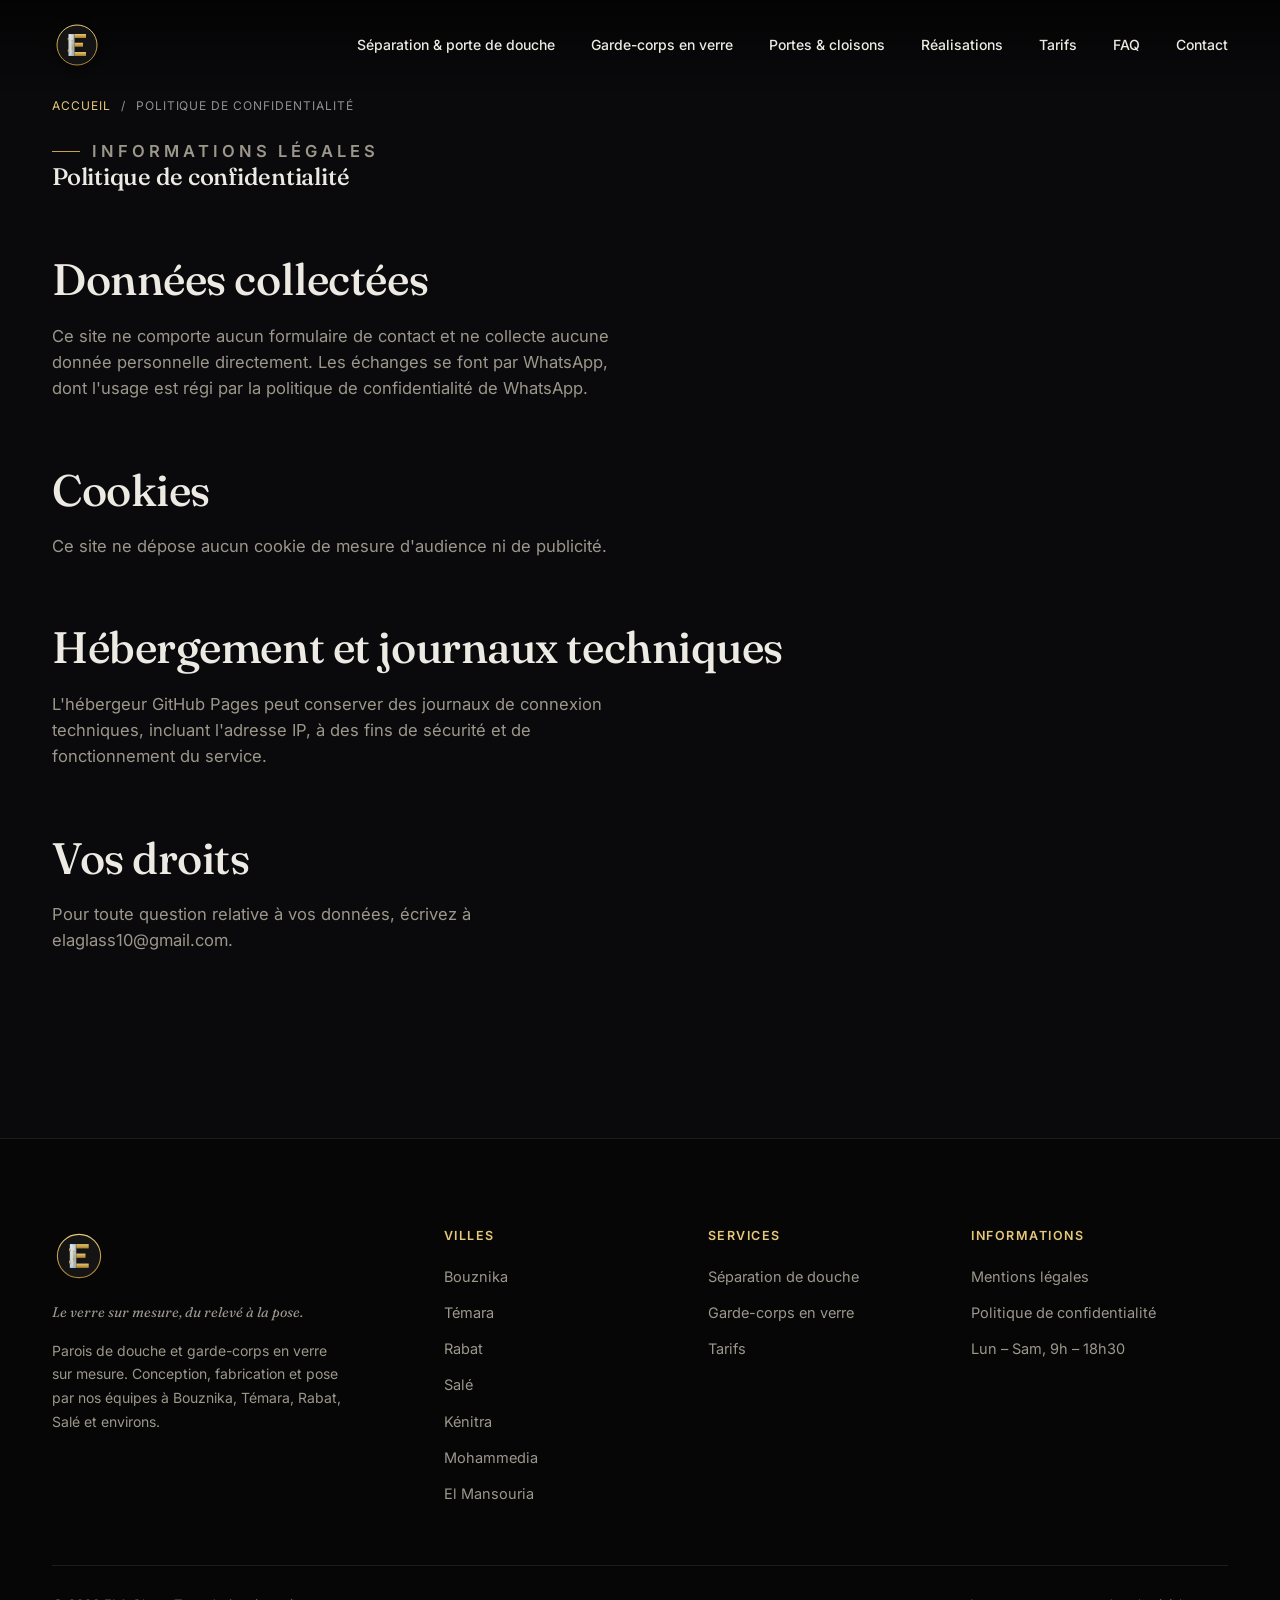
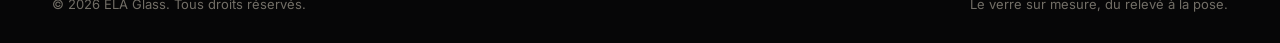
<file: politique-confidentialite.html>
<!DOCTYPE html>
<html lang="fr">
<head>
<meta charset="UTF-8">
<link rel="preload" href="/assets/fonts/fraunces-normal.woff2" as="font" type="font/woff2" crossorigin>
<link rel="preload" href="/assets/fonts/inter.woff2" as="font" type="font/woff2" crossorigin>
<link rel="preload" as="image" href="/assets/images/hero-douche.webp" fetchpriority="high">
<meta name="viewport" content="width=device-width, initial-scale=1.0">
<title>Politique de confidentialité | ELA Glass</title>
<meta name="robots" content="noindex, follow">
<meta name="theme-color" content="#0A0A0C">
<link rel="canonical" href="https://elaglass.ma/politique-confidentialite.html">
<meta property="og:image" content="https://elaglass.ma/og-image-20260814.png?v=20260814">
<meta name="twitter:card" content="summary_large_image">
<meta name="twitter:image" content="https://elaglass.ma/og-image-20260814.png?v=20260814">
<link rel="stylesheet" href="/styles.css?v=20260813c">
<script type="application/ld+json">
{
  "@context": "https://schema.org",
  "@type": "BreadcrumbList",
  "itemListElement": [
    {
      "@type": "ListItem",
      "position": 1,
      "name": "Accueil",
      "item": "https://elaglass.ma/"
    },
    {
      "@type": "ListItem",
      "position": 2,
      "name": "Politique de confidentialité",
      "item": "https://elaglass.ma/politique-confidentialite.html"
    }
  ]
}
</script>
<link rel="icon" href="/favicon.ico?v=20260814" sizes="any">
<link rel="icon" type="image/svg+xml" href="/favicon.svg?v=20260814">
<link rel="icon" type="image/png" sizes="48x48" href="/favicon-48x48.png?v=20260814">
<link rel="icon" type="image/png" sizes="32x32" href="/favicon-32x32.png?v=20260814">
<link rel="icon" type="image/png" sizes="16x16" href="/favicon-16x16.png?v=20260814">
<link rel="apple-touch-icon" href="/apple-touch-icon.png?v=20260814">
<link rel="manifest" href="/site.webmanifest">
</head>
<body>
<a href="#main" class="skip-link">Aller au contenu principal</a>
<header class="site-header" id="siteHeader"><nav class="nav" aria-label="Navigation principale"><a href="/index.html" class="brand" aria-label="ELA Glass — accueil"><img class="logo-light" src="/logo-elaglass.svg?v=20260814" alt="Elaglass" width="50" height="50" decoding="async"></a><ul class="nav-links" id="navLinks">
  <li class="nav-home"><a href="/">Accueil</a></li>

  <li class="nav-label">Prestations</li>
  <li class="nav-main"><a href="/separation-douche-verre.html">Séparation &amp; porte de douche</a></li>
  <li class="nav-main"><a href="/garde-corps-verre.html">Garde-corps en verre</a></li>
  <li class="nav-main"><a href="/portes-cloisons-verre.html">Portes &amp; cloisons</a></li>

  <li class="nav-label">Découvrir</li>
  <li class="nav-sec"><a href="/#realisations">Réalisations</a></li>
  <li class="nav-sec"><a href="/#tarifs">Tarifs</a></li>
  <li class="nav-sec nav-lite"><a href="/#processus">Processus</a></li>
  <li class="nav-sec"><a href="/#faq">FAQ</a></li>
  <li class="nav-sec nav-lite"><a href="/a-propos.html">À propos</a></li>
  <li class="nav-sec"><a href="/#contact">Contact</a></li>

  <li class="nav-label">Zones d'intervention</li>
  <li class="nav-zones">
    <ul class="nav-cities">
      <li class="nav-city"><a href="/paroi-douche-bouznika.html">Bouznika</a></li>
      <li class="nav-city"><a href="/paroi-douche-temara.html">Témara</a></li>
      <li class="nav-city"><a href="/paroi-douche-rabat.html">Rabat</a></li>
      <li class="nav-city"><a href="/paroi-douche-sale.html">Salé</a></li>
      <li class="nav-city"><a href="/paroi-douche-kenitra.html">Kénitra</a></li>
      <li class="nav-city"><a href="/paroi-douche-mohammedia.html">Mohammedia</a></li>
      <li class="nav-city"><a href="/paroi-douche-el-mansouria.html">El Mansouria</a></li>
    </ul>
  </li>

  <li class="nav-cta">
    <a class="nav-cta-btn" href="https://wa.me/212720889310?text=Bonjour%20ELA%20Glass%2C%20je%20souhaite%20un%20projet%20en%20verre%20sur%20mesure.%20Ma%20ville%20%3A%20" target="_blank" rel="noopener"><svg class="btn-ic" viewBox="0 0 24 24" fill="currentColor" aria-hidden="true"><path d="M12 2a10 10 0 0 0-8.6 15L2 22l5.2-1.4A10 10 0 1 0 12 2zm0 18a8 8 0 0 1-4.1-1.1l-.3-.2-3 .8.8-2.9-.2-.3A8 8 0 1 1 12 20zm4.4-6c-.2-.1-1.4-.7-1.6-.8s-.4-.1-.5.1-.6.8-.7 1-.3.2-.5.1a6.5 6.5 0 0 1-3.2-2.8c-.2-.4.2-.4.6-1.2.1-.1 0-.3 0-.4l-.7-1.7c-.2-.4-.4-.4-.5-.4h-.5a1 1 0 0 0-.7.3A3 3 0 0 0 7 8.5c0 1.3 1 2.6 1.1 2.8a10.5 10.5 0 0 0 4 3.6c1.4.6 2 .6 2.7.6a2.4 2.4 0 0 0 1.6-1.1 2 2 0 0 0 .1-1.1c0-.1-.2-.2-.4-.3z"/></svg>Prise de mesure gratuite</a>
    <span class="nav-cta-note">Réponse rapide · Lun–Sam, 9h–18h30</span>
  </li>
</ul><button class="burger" id="burger" aria-label="Ouvrir le menu" aria-expanded="false" aria-controls="navLinks"><span></span><span></span><span></span></button></nav><div class="nav-overlay" id="navOverlay"></div></header>
<main id="main">
<nav class="crumb" aria-label="Fil d'Ariane"><a href="/">Accueil</a><span aria-hidden="true">/</span><span aria-current="page">Politique de confidentialité</span></nav>
<section class="section" id="confidentialite"><div class="wrap"><div class="section-head reveal" style="max-width:760px;"><p class="eyebrow">Informations légales</p><h1>Politique de confidentialité</h1></div>
<div class="section-head reveal" style="max-width:760px;"><h2>Données collectées</h2><p>Ce site ne comporte aucun formulaire de contact et ne collecte aucune donnée personnelle directement. Les échanges se font par WhatsApp, dont l'usage est régi par la politique de confidentialité de WhatsApp.</p></div>
<div class="section-head reveal" style="max-width:760px;"><h2>Cookies</h2><p>Ce site ne dépose aucun cookie de mesure d'audience ni de publicité.</p></div>
<div class="section-head reveal" style="max-width:760px;"><h2>Hébergement et journaux techniques</h2><p>L'hébergeur GitHub Pages peut conserver des journaux de connexion techniques, incluant l'adresse IP, à des fins de sécurité et de fonctionnement du service.</p></div>
<div class="section-head reveal" style="max-width:760px;"><h2>Vos droits</h2><p>Pour toute question relative à vos données, écrivez à <a href="mailto:elaglass10@gmail.com">elaglass10@gmail.com</a>.</p></div>
</div></section>
</main>
<footer class="site-footer"><div class="wrap"><div class="footer-grid"><div><div class="footer-brand"><img src="/logo-elaglass.svg?v=20260814" alt="Elaglass" width="54" height="54" loading="lazy" decoding="async"></div><p class="footer-slogan">Le verre sur mesure, du relevé à la pose.</p><p>Parois de douche et garde-corps en verre sur mesure. Conception, fabrication et pose par nos équipes à Bouznika, Témara, Rabat, Salé et environs.</p></div><div class="footer-col"><h5>Villes</h5><ul><li><a href="/paroi-douche-bouznika.html">Bouznika</a></li><li><a href="/paroi-douche-temara.html">Témara</a></li><li><a href="/paroi-douche-rabat.html">Rabat</a></li><li><a href="/paroi-douche-sale.html">Salé</a></li><li><a href="/paroi-douche-kenitra.html">Kénitra</a></li><li><a href="/paroi-douche-mohammedia.html">Mohammedia</a></li><li><a href="/paroi-douche-el-mansouria.html">El Mansouria</a></li></ul></div><div class="footer-col"><h5>Services</h5><ul><li><a href="/separation-douche-verre.html">Séparation de douche</a></li><li><a href="/garde-corps-verre.html">Garde-corps en verre</a></li><li><a href="/index.html#tarifs">Tarifs</a></li></ul></div><div class="footer-col"><h5>Informations</h5><ul><li><a href="/mentions-legales.html">Mentions légales</a></li><li><a href="/politique-confidentialite.html">Politique de confidentialité</a></li><li><span class="footer-link">Lun – Sam, 9h – 18h30</span></li></ul></div></div><div class="footer-bottom"><span>© <span id="year">2026</span> ELA Glass. Tous droits réservés.</span><span>Le verre sur mesure, du relevé à la pose.</span></div></div></footer>
<script src="script.js" defer></script>
<!-- Google Analytics 4 (chargement differe pour ne pas degrader les performances) -->
<script>
  window.dataLayer = window.dataLayer || [];
  function gtag(){dataLayer.push(arguments);}
  gtag('js', new Date());
  gtag('config', 'G-5GYW4J0R35');
  (function(){
    var loaded = false;
    function loadGA4(){
      if (loaded) return;
      loaded = true;
      var s = document.createElement('script');
      s.async = true;
      s.src = 'https://www.googletagmanager.com/gtag/js?id=G-5GYW4J0R35';
      document.head.appendChild(s);
    }
    var evts = ['scroll','mousemove','touchstart','keydown','click'];
    evts.forEach(function(e){ window.addEventListener(e, loadGA4, { once: true, passive: true }); });
    if (document.readyState === 'complete') { setTimeout(loadGA4, 3000); }
    else { window.addEventListener('load', function(){ setTimeout(loadGA4, 3000); }); }
  })();
</script>
</body>
</html>
</file>
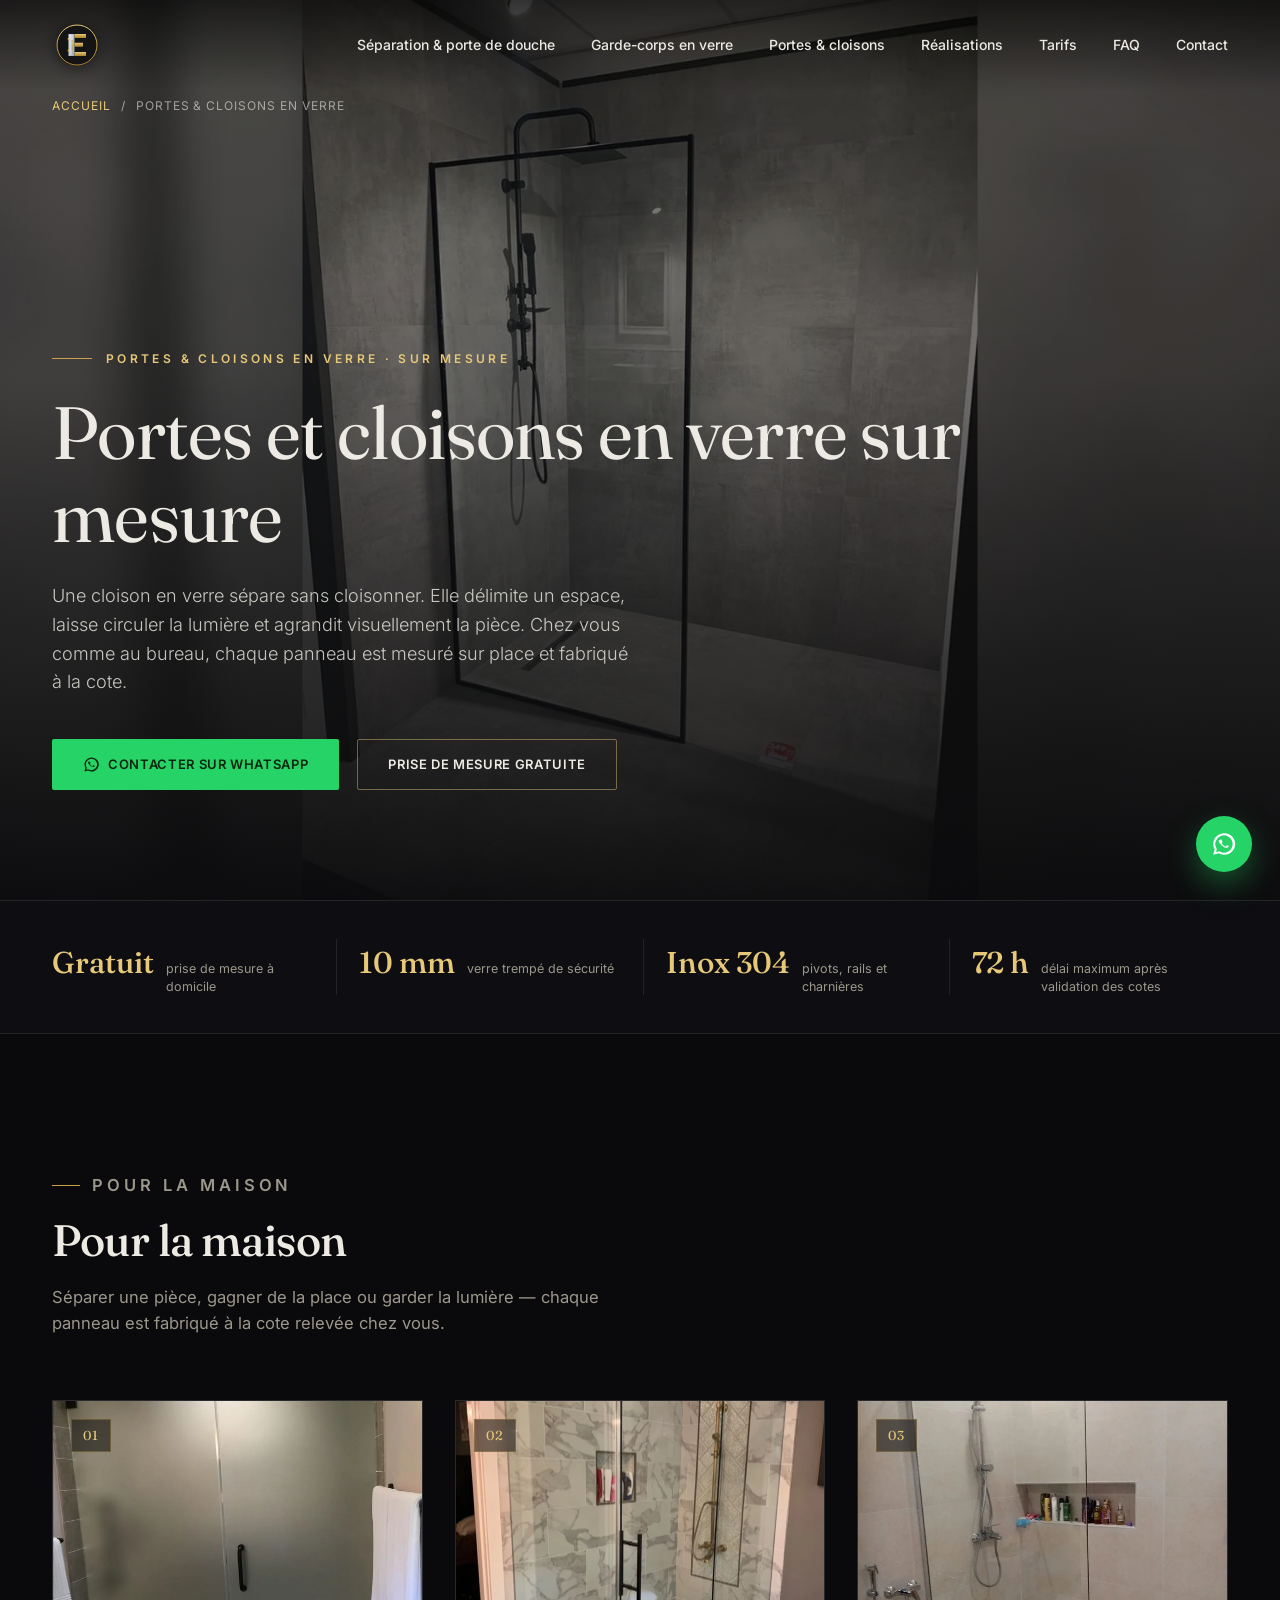
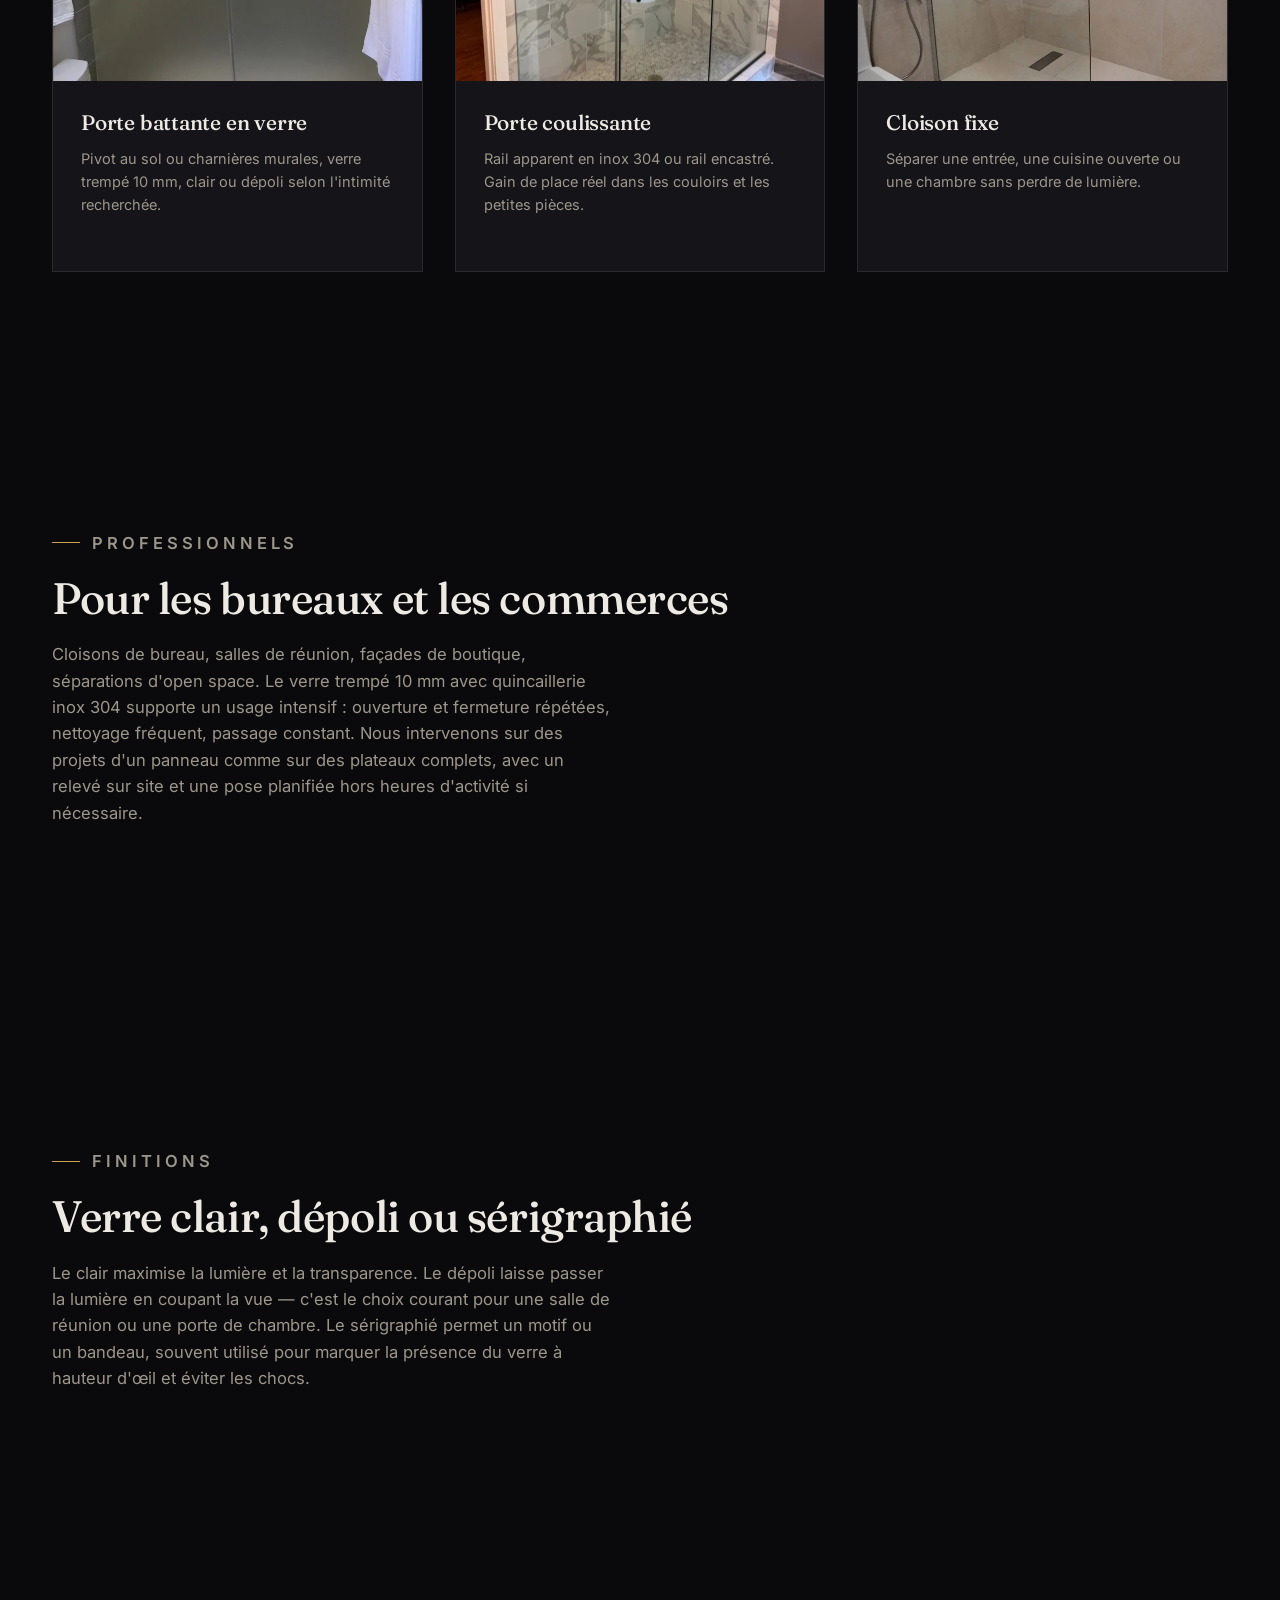
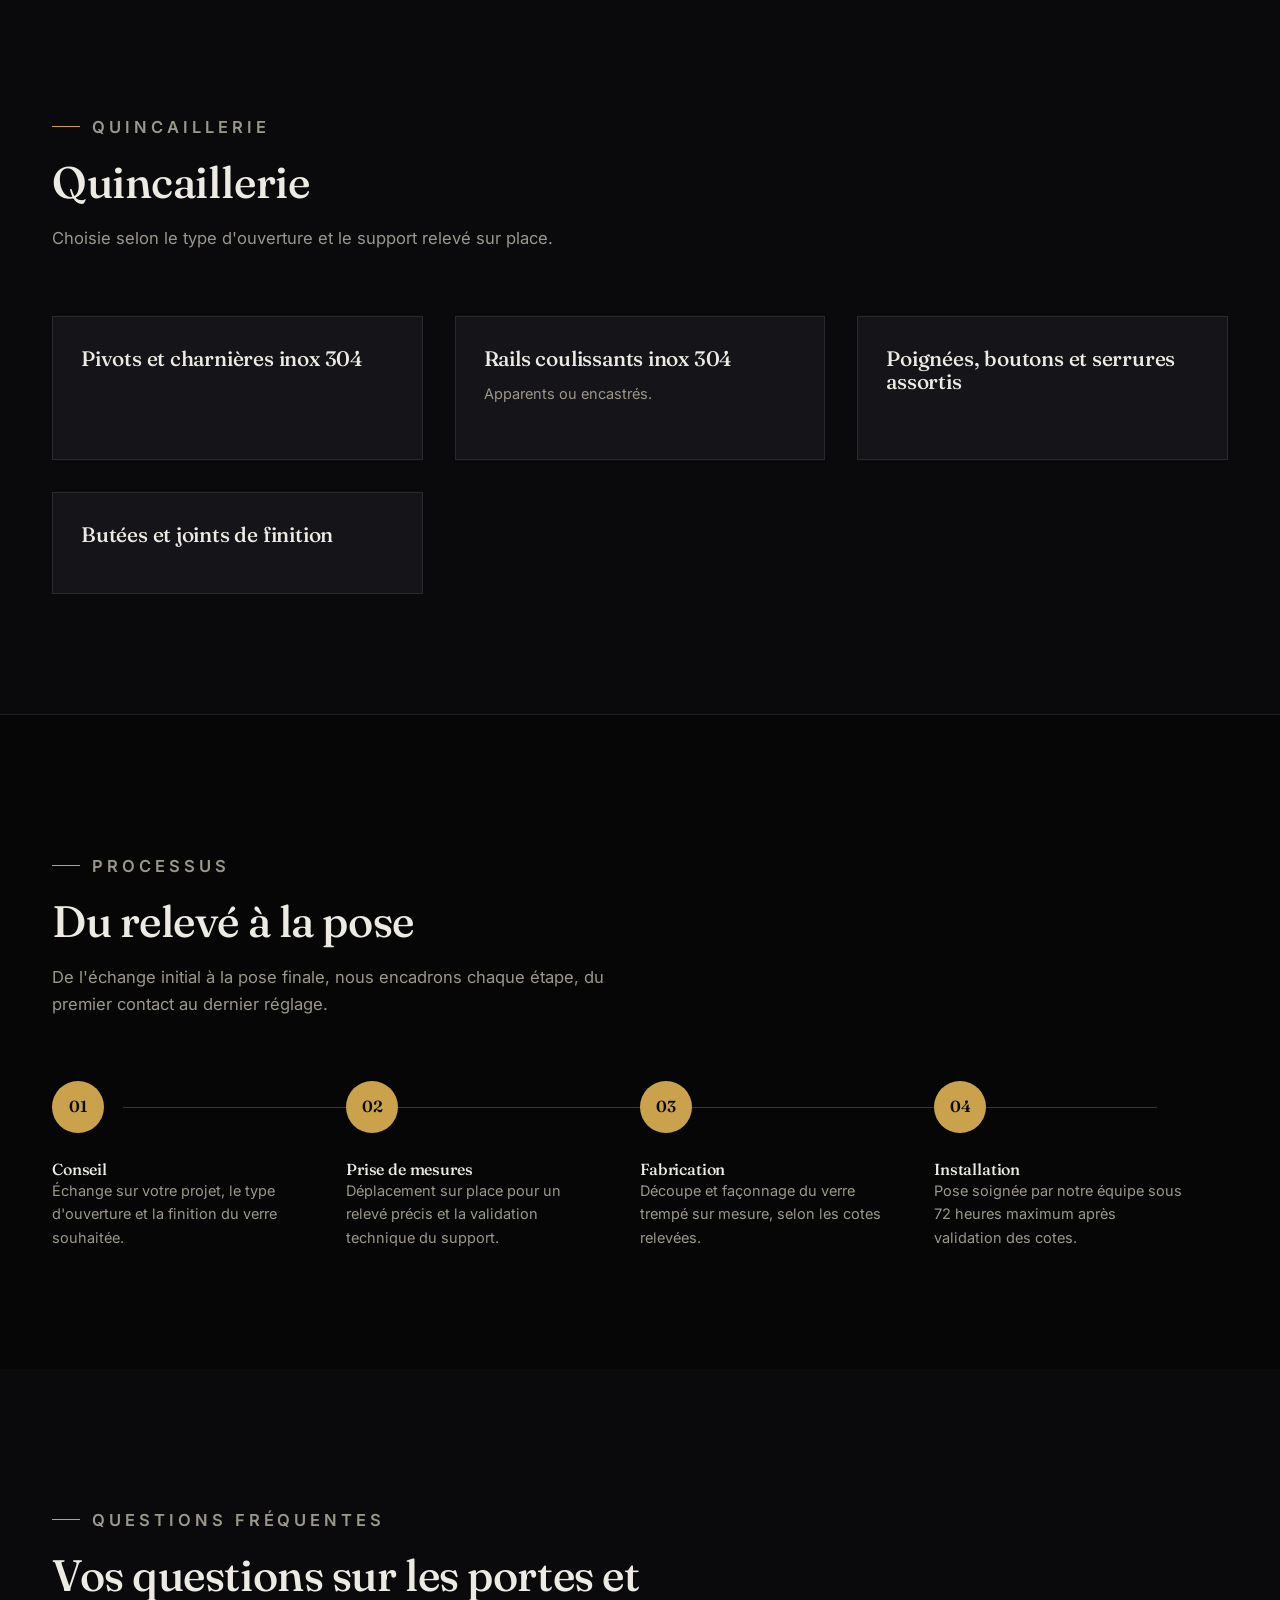
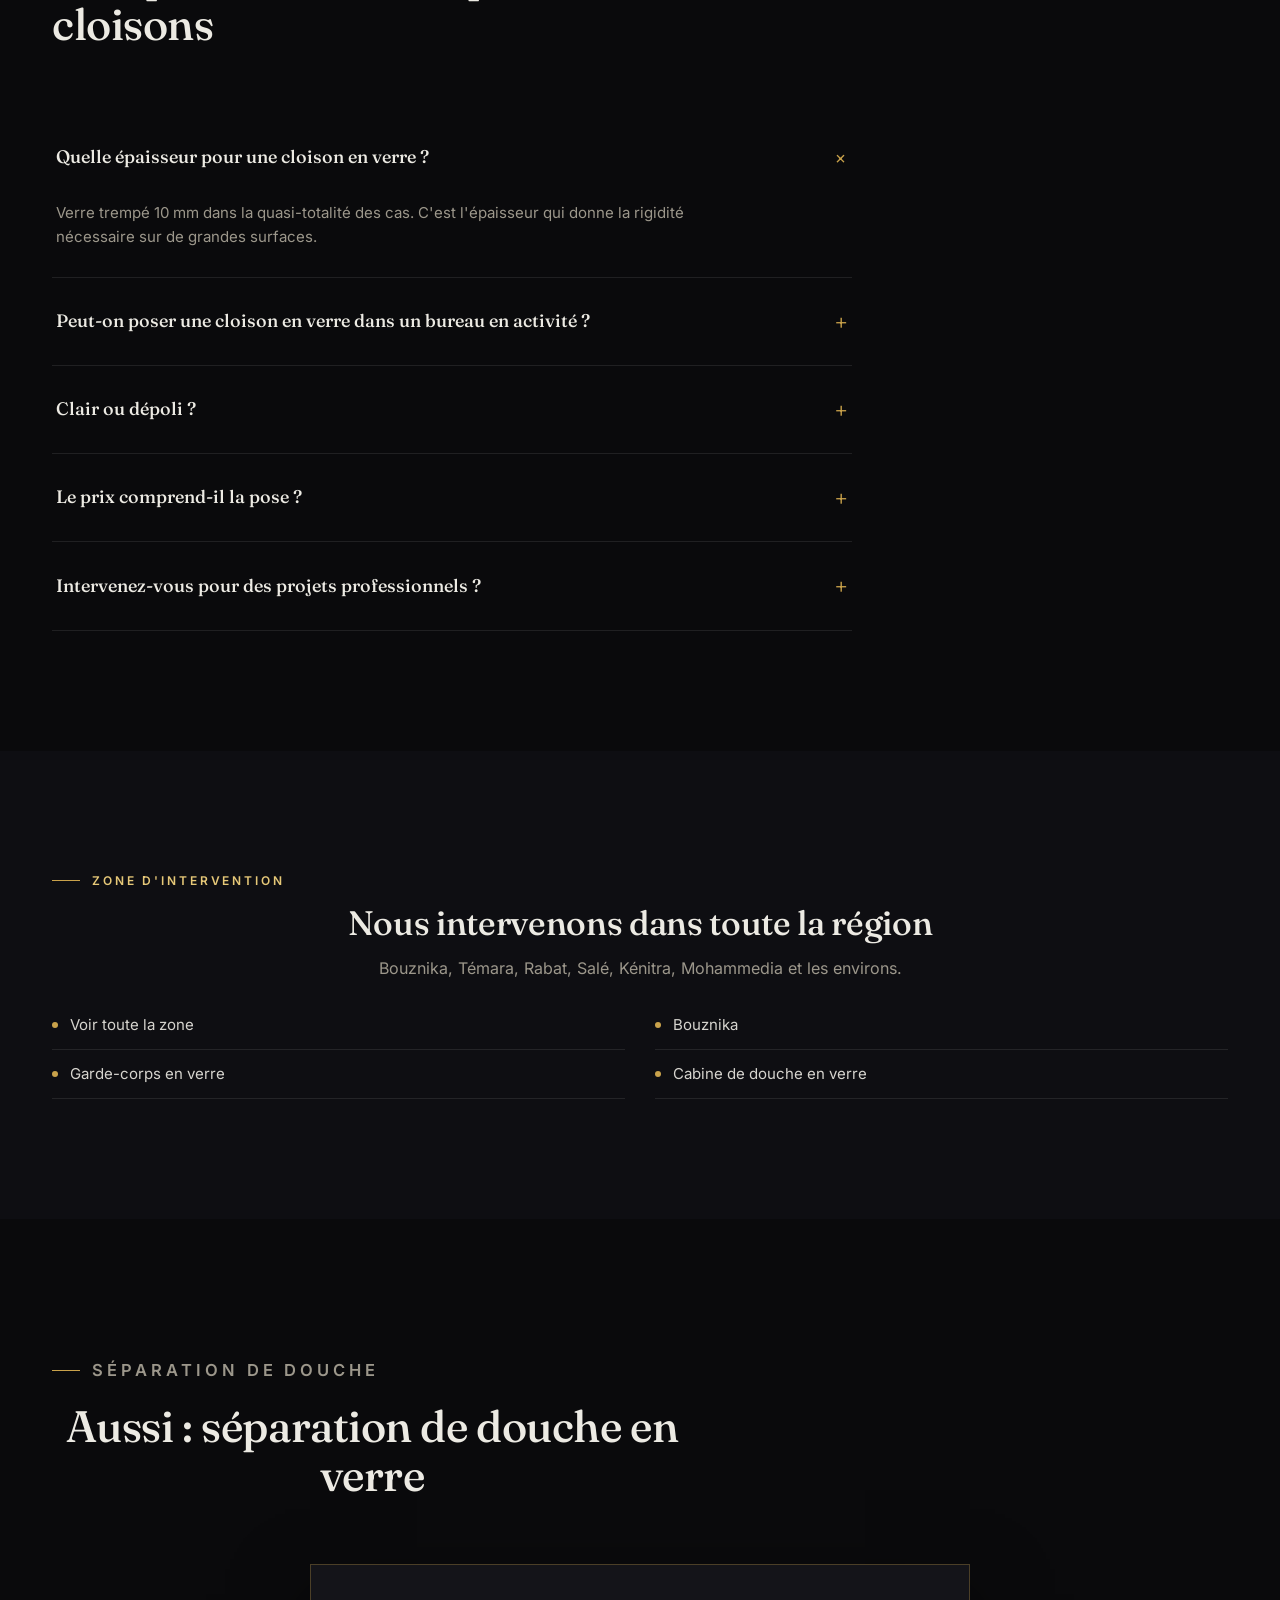
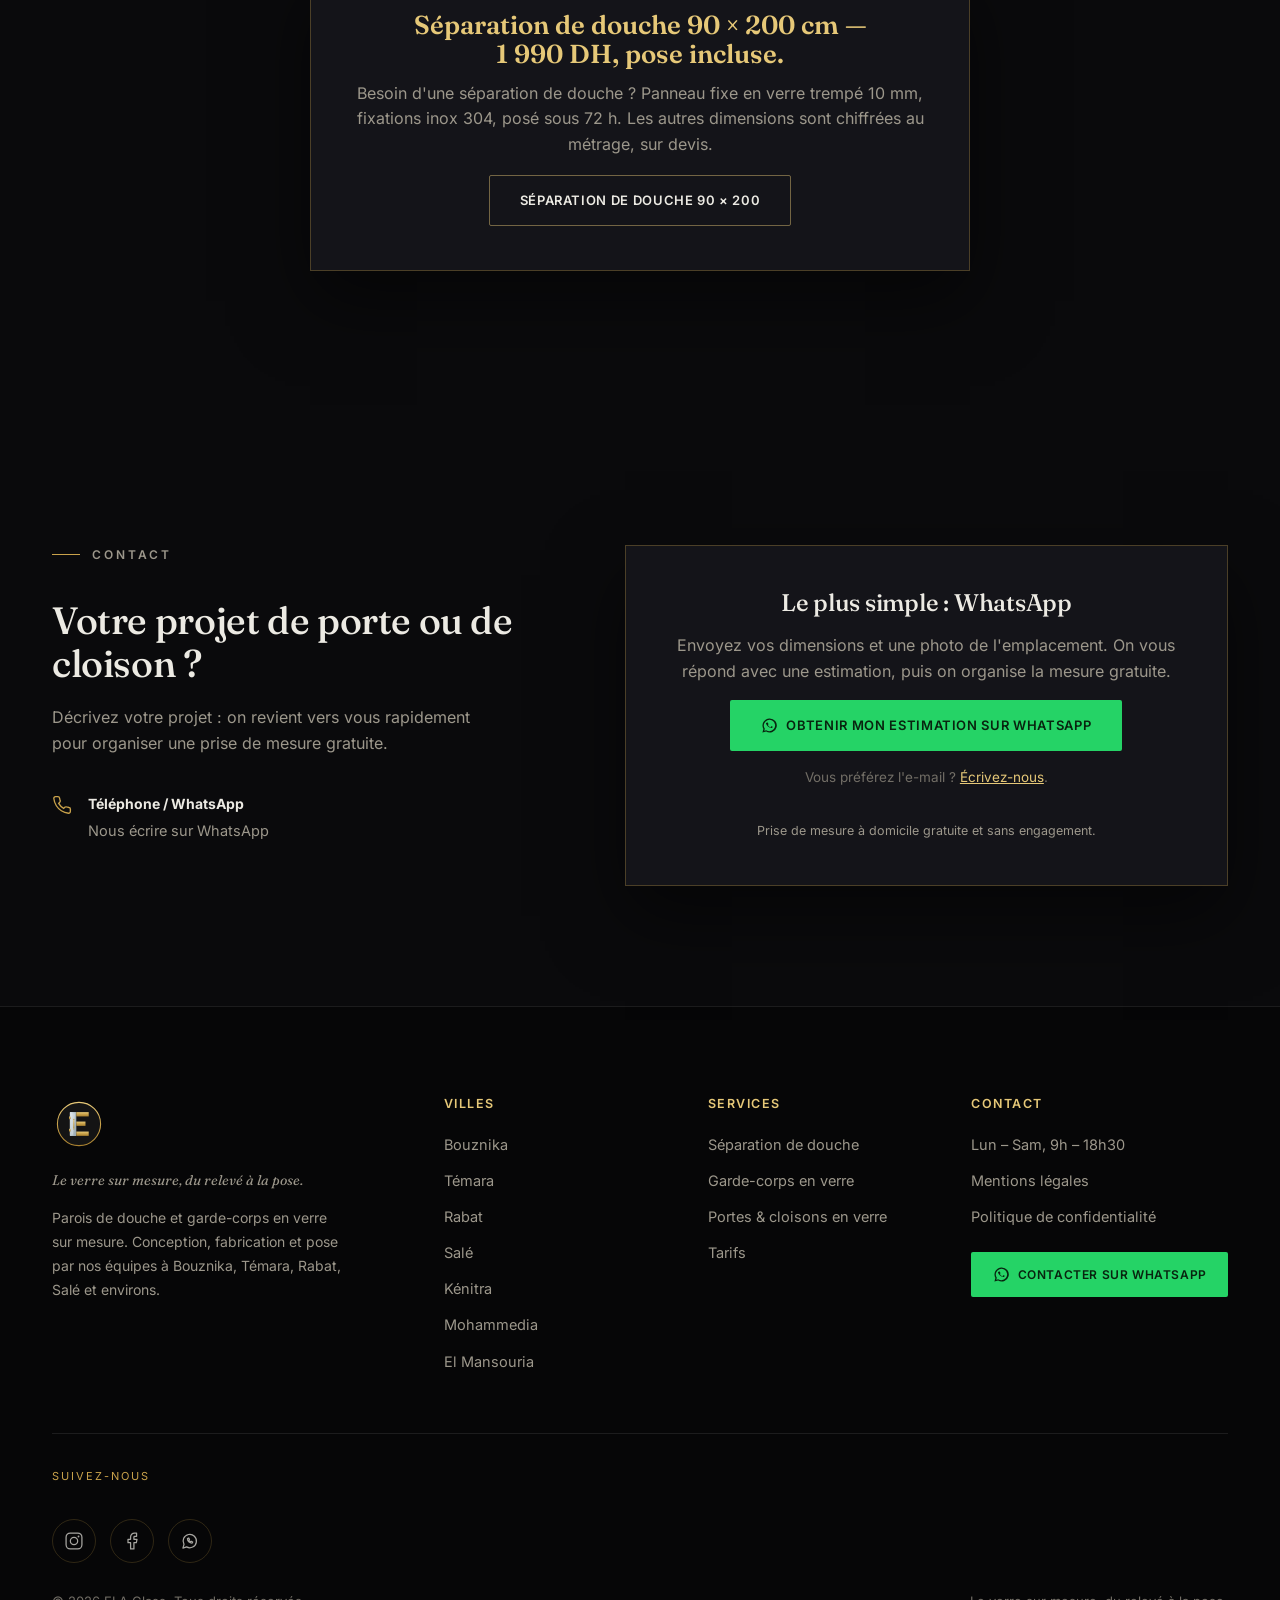
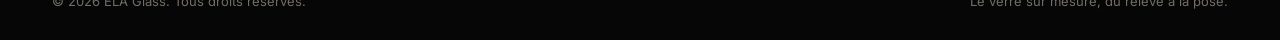
<file: portes-cloisons-verre.html>
<!DOCTYPE html>
<html lang="fr">
<head>
<meta charset="UTF-8">
<link rel="preload" href="/assets/fonts/fraunces-normal.woff2" as="font" type="font/woff2" crossorigin>
<link rel="preload" href="/assets/fonts/inter.woff2" as="font" type="font/woff2" crossorigin>
<link rel="preload" as="image" href="/assets/images/hero-douche.webp" fetchpriority="high">
<meta name="viewport" content="width=device-width, initial-scale=1.0">
<title>Portes &amp; cloisons en verre sur mesure — Intérieur et bureaux | ELA Glass</title>
<meta name="description" content="Portes en verre et cloisons vitrées sur mesure à Bouznika, Témara, Rabat et Salé. Verre trempé 10 mm, quincaillerie inox 304, pose par notre équipe sous 72 h.">
<meta name="theme-color" content="#0A0A0C">
<link rel="canonical" href="https://elaglass.ma/portes-cloisons-verre.html">
<meta property="og:type" content="website">
<meta property="og:title" content="Portes &amp; cloisons en verre sur mesure — Intérieur et bureaux | ELA Glass">
<meta property="og:description" content="Portes en verre et cloisons vitrées sur mesure à Bouznika, Témara, Rabat et Salé. Verre trempé 10 mm, quincaillerie inox 304, pose par notre équipe sous 72 h.">
<meta property="og:url" content="https://elaglass.ma/portes-cloisons-verre.html">
<meta property="og:image" content="https://elaglass.ma/og-image-20260814.png?v=20260814">
<meta name="twitter:card" content="summary_large_image">
<meta name="twitter:image" content="https://elaglass.ma/og-image-20260814.png?v=20260814">
<link rel="stylesheet" href="/styles.css?v=20260813c">
<script type="application/ld+json">
{
  "@context": "https://schema.org",
  "@type": "LocalBusiness",
  "@id": "https://elaglass.ma/#business",
  "name": "ELA Glass",
  "url": "https://elaglass.ma/portes-cloisons-verre.html",
  "image": "https://elaglass.ma/assets/logo/logo-og.webp",
  "description": "Portes en verre et cloisons vitrées sur mesure à Bouznika, Témara, Rabat et Salé. Verre trempé 10 mm, quincaillerie inox 304, pose par notre équipe sous 72 h.",
  "areaServed": [
    "Bouznika",
    "Témara",
    "Rabat",
    "Salé",
    "Kénitra",
    "Mohammedia",
    "Casablanca"
  ],
  "telephone": "+212720889310",
  "openingHours": "Mo-Sa 09:00-18:30",
  "sameAs": [
    "https://www.instagram.com/ela_glass_maroc/",
    "https://www.facebook.com/share/14gHMujXns3/"
  ]
}
</script>
<script type="application/ld+json">
{
  "@context": "https://schema.org",
  "@type": "Service",
  "name": "Portes et cloisons en verre sur mesure",
  "serviceType": "Cloison vitrée",
  "provider": { "@id": "https://elaglass.ma/#business" },
  "areaServed": [
    "Bouznika",
    "Témara",
    "Rabat",
    "Salé",
    "Kénitra",
    "Mohammedia",
    "Casablanca"
  ]
}
</script>
<script type="application/ld+json">
{
  "@context": "https://schema.org",
  "@type": "FAQPage",
  "mainEntity": [
    {
      "@type": "Question",
      "name": "Quelle épaisseur pour une cloison en verre ?",
      "acceptedAnswer": {
        "@type": "Answer",
        "text": "Verre trempé 10 mm dans la quasi-totalité des cas. C'est l'épaisseur qui donne la rigidité nécessaire sur de grandes surfaces."
      }
    },
    {
      "@type": "Question",
      "name": "Peut-on poser une cloison en verre dans un bureau en activité ?",
      "acceptedAnswer": {
        "@type": "Answer",
        "text": "Oui. Le relevé se fait sur site et la pose peut être planifiée en dehors des heures d'activité."
      }
    },
    {
      "@type": "Question",
      "name": "Clair ou dépoli ?",
      "acceptedAnswer": {
        "@type": "Answer",
        "text": "Le clair pour la lumière et l'ouverture visuelle, le dépoli quand il faut préserver l'intimité tout en gardant la clarté. Le choix se décide au relevé, selon l'orientation de la pièce."
      }
    },
    {
      "@type": "Question",
      "name": "Le prix comprend-il la pose ?",
      "acceptedAnswer": {
        "@type": "Answer",
        "text": "Oui, fabrication sur mesure et pose par notre équipe. Le relevé de mesures à domicile est gratuit."
      }
    },
    {
      "@type": "Question",
      "name": "Intervenez-vous pour des projets professionnels ?",
      "acceptedAnswer": {
        "@type": "Answer",
        "text": "Oui, d'un panneau unique à un plateau complet de bureaux."
      }
    }
  ]
}
</script>
<script type="application/ld+json">
{
  "@context": "https://schema.org",
  "@type": "BreadcrumbList",
  "itemListElement": [
    {
      "@type": "ListItem",
      "position": 1,
      "name": "Accueil",
      "item": "https://elaglass.ma/"
    },
    {
      "@type": "ListItem",
      "position": 2,
      "name": "Portes & cloisons en verre",
      "item": "https://elaglass.ma/portes-cloisons-verre.html"
    }
  ]
}
</script>
<link rel="icon" href="/favicon.ico?v=20260814" sizes="any">
<link rel="icon" type="image/svg+xml" href="/favicon.svg?v=20260814">
<link rel="icon" type="image/png" sizes="48x48" href="/favicon-48x48.png?v=20260814">
<link rel="icon" type="image/png" sizes="32x32" href="/favicon-32x32.png?v=20260814">
<link rel="icon" type="image/png" sizes="16x16" href="/favicon-16x16.png?v=20260814">
<link rel="apple-touch-icon" href="/apple-touch-icon.png?v=20260814">
<link rel="manifest" href="/site.webmanifest">
</head>
<body>
<a href="#main" class="skip-link">Aller au contenu principal</a>
<header class="site-header" id="siteHeader"><nav class="nav" aria-label="Navigation principale"><a href="/index.html" class="brand" aria-label="ELA Glass — accueil"><img class="logo-light" src="/logo-elaglass.svg?v=20260814" alt="Elaglass" width="50" height="50" decoding="async"></a><ul class="nav-links" id="navLinks">
  <li class="nav-home"><a href="/">Accueil</a></li>

  <li class="nav-label">Prestations</li>
  <li class="nav-main"><a href="/separation-douche-verre.html">Séparation &amp; porte de douche</a></li>
  <li class="nav-main"><a href="/garde-corps-verre.html">Garde-corps en verre</a></li>
  <li class="nav-main"><a href="/portes-cloisons-verre.html">Portes &amp; cloisons</a></li>

  <li class="nav-label">Découvrir</li>
  <li class="nav-sec"><a href="/#realisations">Réalisations</a></li>
  <li class="nav-sec"><a href="/#tarifs">Tarifs</a></li>
  <li class="nav-sec nav-lite"><a href="/#processus">Processus</a></li>
  <li class="nav-sec"><a href="/#faq">FAQ</a></li>
  <li class="nav-sec nav-lite"><a href="/a-propos.html">À propos</a></li>
  <li class="nav-sec"><a href="/#contact">Contact</a></li>

  <li class="nav-label">Zones d'intervention</li>
  <li class="nav-zones">
    <ul class="nav-cities">
      <li class="nav-city"><a href="/paroi-douche-bouznika.html">Bouznika</a></li>
      <li class="nav-city"><a href="/paroi-douche-temara.html">Témara</a></li>
      <li class="nav-city"><a href="/paroi-douche-rabat.html">Rabat</a></li>
      <li class="nav-city"><a href="/paroi-douche-sale.html">Salé</a></li>
      <li class="nav-city"><a href="/paroi-douche-kenitra.html">Kénitra</a></li>
      <li class="nav-city"><a href="/paroi-douche-mohammedia.html">Mohammedia</a></li>
      <li class="nav-city"><a href="/paroi-douche-el-mansouria.html">El Mansouria</a></li>
    </ul>
  </li>

  <li class="nav-cta">
    <a class="nav-cta-btn" href="https://wa.me/212720889310?text=Bonjour%20ELA%20Glass%2C%20je%20souhaite%20un%20projet%20en%20verre%20sur%20mesure.%20Ma%20ville%20%3A%20" target="_blank" rel="noopener"><svg class="btn-ic" viewBox="0 0 24 24" fill="currentColor" aria-hidden="true"><path d="M12 2a10 10 0 0 0-8.6 15L2 22l5.2-1.4A10 10 0 1 0 12 2zm0 18a8 8 0 0 1-4.1-1.1l-.3-.2-3 .8.8-2.9-.2-.3A8 8 0 1 1 12 20zm4.4-6c-.2-.1-1.4-.7-1.6-.8s-.4-.1-.5.1-.6.8-.7 1-.3.2-.5.1a6.5 6.5 0 0 1-3.2-2.8c-.2-.4.2-.4.6-1.2.1-.1 0-.3 0-.4l-.7-1.7c-.2-.4-.4-.4-.5-.4h-.5a1 1 0 0 0-.7.3A3 3 0 0 0 7 8.5c0 1.3 1 2.6 1.1 2.8a10.5 10.5 0 0 0 4 3.6c1.4.6 2 .6 2.7.6a2.4 2.4 0 0 0 1.6-1.1 2 2 0 0 0 .1-1.1c0-.1-.2-.2-.4-.3z"/></svg>Prise de mesure gratuite</a>
    <span class="nav-cta-note">Réponse rapide · Lun–Sam, 9h–18h30</span>
  </li>
</ul><button class="burger" id="burger" aria-label="Ouvrir le menu" aria-expanded="false" aria-controls="navLinks"><span></span><span></span><span></span></button></nav><div class="nav-overlay" id="navOverlay"></div></header>
<main id="main">
<nav class="crumb" aria-label="Fil d'Ariane"><a href="/">Accueil</a><span aria-hidden="true">/</span><span aria-current="page">Portes &amp; cloisons en verre</span></nav>
<section class="hero" id="top"><div class="hero-inner"><p class="hero-tag">Portes &amp; cloisons en verre · sur mesure</p><h1>Portes et cloisons en verre sur mesure</h1><p class="hero-lede">Une cloison en verre sépare sans cloisonner. Elle délimite un espace, laisse circuler la lumière et agrandit visuellement la pièce. Chez vous comme au bureau, chaque panneau est mesuré sur place et fabriqué à la cote.</p><div class="hero-actions"><a href="https://wa.me/212720889310?text=Bonjour%20ELA%20Glass%2C%20projet%20de%20porte%20ou%20cloison%20en%20verre.%20Dimensions%20approximatives%20%3A%20" class="btn btn-whatsapp" target="_blank" rel="noopener"><svg class="btn-ic" viewBox="0 0 24 24" fill="currentColor" aria-hidden="true"><path d="M12 2a10 10 0 0 0-8.6 15L2 22l5.2-1.4A10 10 0 1 0 12 2zm0 18a8 8 0 0 1-4.1-1.1l-.3-.2-3 .8.8-2.9-.2-.3A8 8 0 1 1 12 20zm4.4-6c-.2-.1-1.4-.7-1.6-.8s-.4-.1-.5.1-.6.8-.7 1-.3.2-.5.1a6.5 6.5 0 0 1-3.2-2.8c-.2-.4.2-.4.6-1.2.1-.1 0-.3 0-.4l-.7-1.7c-.2-.4-.4-.4-.5-.4h-.5a1 1 0 0 0-.7.3A3 3 0 0 0 7 8.5c0 1.3 1 2.6 1.1 2.8a10.5 10.5 0 0 0 4 3.6c1.4.6 2 .6 2.7.6a2.4 2.4 0 0 0 1.6-1.1 2 2 0 0 0 .1-1.1c0-.1-.2-.2-.4-.3z"/></svg>Contacter sur WhatsApp</a><a href="#contact" class="btn btn-ghost">Prise de mesure gratuite</a></div></div></section>
<section class="trust"><div class="trust-inner"><div class="trust-item"><span class="trust-num">Gratuit</span><span class="trust-label">prise de mesure à domicile</span></div><div class="trust-item"><span class="trust-num">10 mm</span><span class="trust-label">verre trempé de sécurité</span></div><div class="trust-item"><span class="trust-num">Inox 304</span><span class="trust-label">pivots, rails et charnières</span></div><div class="trust-item"><span class="trust-num">72 h</span><span class="trust-label">délai maximum après validation des cotes</span></div></div></section>
<section class="section" id="maison"><div class="wrap"><div class="section-head reveal"><p class="eyebrow">Pour la maison</p><h2>Pour la maison</h2><p>Séparer une pièce, gagner de la place ou garder la lumière — chaque panneau est fabriqué à la cote relevée chez vous.</p></div><div class="services-grid"><article class="service-card reveal"><div class="service-media"><picture><source type="image/webp" srcset="assets/images/porte-battante-depoli-noir.webp"><img src="assets/images/porte-battante-depoli-noir.jpg" alt="Porte battante en verre dépoli, quincaillerie noire" loading="lazy" width="736" height="981" decoding="async"></picture><span class="service-num">01</span></div><div class="service-body"><h3>Porte battante en verre</h3><p>Pivot au sol ou charnières murales, verre trempé 10 mm, clair ou dépoli selon l'intimité recherchée.</p></div></article><article class="service-card reveal"><div class="service-media"><picture><source type="image/webp" srcset="assets/images/cabine-angle-coulissante-marbre.webp"><img src="assets/images/cabine-angle-coulissante-marbre.jpg" alt="Panneau de verre coulissant sur rail" loading="lazy" width="736" height="981" decoding="async"></picture><span class="service-num">02</span></div><div class="service-body"><h3>Porte coulissante</h3><p>Rail apparent en inox 304 ou rail encastré. Gain de place réel dans les couloirs et les petites pièces.</p></div></article><article class="service-card reveal"><div class="service-media"><picture><source type="image/webp" srcset="assets/images/paroi-fixe-transparente-beige.webp"><img src="assets/images/paroi-fixe-transparente-beige.jpg" alt="Cloison fixe en verre clair" loading="lazy" width="736" height="981" decoding="async"></picture><span class="service-num">03</span></div><div class="service-body"><h3>Cloison fixe</h3><p>Séparer une entrée, une cuisine ouverte ou une chambre sans perdre de lumière.</p></div></article></div></div></section>
<section class="section" id="bureaux"><div class="wrap"><div class="section-head reveal" style="max-width:760px;"><p class="eyebrow">Professionnels</p><h2>Pour les bureaux et les commerces</h2><p>Cloisons de bureau, salles de réunion, façades de boutique, séparations d'open space. Le verre trempé 10 mm avec quincaillerie inox 304 supporte un usage intensif : ouverture et fermeture répétées, nettoyage fréquent, passage constant. Nous intervenons sur des projets d'un panneau comme sur des plateaux complets, avec un relevé sur site et une pose planifiée hors heures d'activité si nécessaire.</p></div></div></section>
<section class="section" id="finitions"><div class="wrap"><div class="section-head reveal" style="max-width:760px;"><p class="eyebrow">Finitions</p><h2>Verre clair, dépoli ou sérigraphié</h2><p>Le clair maximise la lumière et la transparence. Le dépoli laisse passer la lumière en coupant la vue — c'est le choix courant pour une salle de réunion ou une porte de chambre. Le sérigraphié permet un motif ou un bandeau, souvent utilisé pour marquer la présence du verre à hauteur d'œil et éviter les chocs.</p></div></div></section>
<section class="section" id="quincaillerie"><div class="wrap"><div class="section-head reveal"><p class="eyebrow">Quincaillerie</p><h2>Quincaillerie</h2><p>Choisie selon le type d'ouverture et le support relevé sur place.</p></div><div class="services-grid"><article class="service-card reveal"><div class="service-body"><h3>Pivots et charnières inox 304</h3></div></article><article class="service-card reveal"><div class="service-body"><h3>Rails coulissants inox 304</h3><p>Apparents ou encastrés.</p></div></article><article class="service-card reveal"><div class="service-body"><h3>Poignées, boutons et serrures assortis</h3></div></article><article class="service-card reveal"><div class="service-body"><h3>Butées et joints de finition</h3></div></article></div></div></section>
<section class="section process" id="processus"><div class="wrap"><div class="section-head reveal"><p class="eyebrow">Processus</p><h2>Du relevé à la pose</h2><p>De l'échange initial à la pose finale, nous encadrons chaque étape, du premier contact au dernier réglage.</p></div><ol class="process-track" style="list-style:none;"><li class="process-step reveal"><div class="step-num">01</div><h4>Conseil</h4><p>Échange sur votre projet, le type d'ouverture et la finition du verre souhaitée.</p></li><li class="process-step reveal"><div class="step-num">02</div><h4>Prise de mesures</h4><p>Déplacement sur place pour un relevé précis et la validation technique du support.</p></li><li class="process-step reveal"><div class="step-num">03</div><h4>Fabrication</h4><p>Découpe et façonnage du verre trempé sur mesure, selon les cotes relevées.</p></li><li class="process-step reveal"><div class="step-num">04</div><h4>Installation</h4><p>Pose soignée par notre équipe sous 72 heures maximum après validation des cotes.</p></li></ol></div></section>
<section class="section" id="faq"><div class="wrap"><div class="section-head reveal"><p class="eyebrow">Questions fréquentes</p><h2>Vos questions sur les portes et cloisons</h2></div><div class="faq-wrap"><details class="faq-item reveal" open><summary>Quelle épaisseur pour une cloison en verre ?</summary><div class="faq-body">Verre trempé 10 mm dans la quasi-totalité des cas. C'est l'épaisseur qui donne la rigidité nécessaire sur de grandes surfaces.</div></details><details class="faq-item reveal"><summary>Peut-on poser une cloison en verre dans un bureau en activité ?</summary><div class="faq-body">Oui. Le relevé se fait sur site et la pose peut être planifiée en dehors des heures d'activité.</div></details><details class="faq-item reveal"><summary>Clair ou dépoli ?</summary><div class="faq-body">Le clair pour la lumière et l'ouverture visuelle, le dépoli quand il faut préserver l'intimité tout en gardant la clarté. Le choix se décide au relevé, selon l'orientation de la pièce.</div></details><details class="faq-item reveal"><summary>Le prix comprend-il la pose ?</summary><div class="faq-body">Oui, fabrication sur mesure et pose par notre équipe. Le relevé de mesures à domicile est gratuit.</div></details><details class="faq-item reveal"><summary>Intervenez-vous pour des projets professionnels ?</summary><div class="faq-body">Oui, d'un panneau unique à un plateau complet de bureaux.</div></details></div></div></section>
<section class="section zone-section"><div class="wrap"><div class="reveal" style="text-align:center;"><p class="eyebrow">Zone d'intervention</p><h2 style="margin-top:14px;font-size:clamp(24px,3vw,34px);">Nous intervenons dans toute la région</h2><p style="max-width:640px;margin:14px auto 0;">Bouznika, Témara, Rabat, Salé, Kénitra, Mohammedia et les environs.</p><div class="zone-list" style="justify-content:center;margin-top:20px;"><div><a href="/index.html">Voir toute la zone</a></div><div><a href="/paroi-douche-bouznika.html">Bouznika</a></div><div><a href="/garde-corps-verre.html">Garde-corps en verre</a></div><div><a href="/separation-douche-verre.html">Cabine de douche en verre</a></div></div></div></div></section>
<section class="section"><div class="wrap"><div class="section-head reveal" style="text-align:center;"><p class="eyebrow">Séparation de douche</p><h2>Aussi : séparation de douche en verre</h2></div><div class="form-card reveal" style="text-align:center;max-width:660px;margin:0 auto 34px;"><p class="price"><strong>Séparation de douche 90 × 200 cm — 1 990 DH, pose incluse.</strong></p><p style="margin:10px 0 18px;">Besoin d'une séparation de douche ? Panneau fixe en verre trempé 10 mm, fixations inox 304, posé sous 72 h. Les autres dimensions sont chiffrées au métrage, sur devis.</p><a href="/separation-douche-verre.html" class="btn btn-ghost">Séparation de douche 90 × 200</a></div></div></section><section class="section" id="contact"><div class="wrap"><div class="contact-grid"><div class="contact-info reveal"><p class="eyebrow">Contact</p><h2>Votre projet de porte ou de cloison ?</h2><p>Décrivez votre projet : on revient vers vous rapidement pour organiser une prise de mesure gratuite.</p><div class="contact-detail"><svg class="ic" width="20" height="20" viewBox="0 0 24 24" fill="none" stroke="currentColor" stroke-width="1.6" aria-hidden="true"><path d="M22 16.9v3a2 2 0 0 1-2.2 2 19.8 19.8 0 0 1-8.6-3 19.5 19.5 0 0 1-6-6 19.8 19.8 0 0 1-3-8.7A2 2 0 0 1 4.1 2h3a2 2 0 0 1 2 1.7c.1 1 .4 2 .7 3a2 2 0 0 1-.5 2.1L8 10.1a16 16 0 0 0 6 6l1.3-1.3a2 2 0 0 1 2.1-.5c1 .3 2 .5 3 .7a2 2 0 0 1 1.7 2z"/></svg><div><strong>Téléphone / WhatsApp</strong><span><a href="https://wa.me/212720889310?text=Bonjour%20ELA%20Glass%2C%20projet%20de%20porte%20ou%20cloison%20en%20verre.%20Dimensions%20approximatives%20%3A%20" target="_blank" rel="noopener">Nous écrire sur WhatsApp</a></span></div></div></div><div class="form-card reveal" style="display:flex;flex-direction:column;justify-content:center;gap:16px;text-align:center;"><h3 style="font-family:'Fraunces',serif;font-weight:500;font-size:24px;margin:0;">Le plus simple : WhatsApp</h3><p style="margin:0;">Envoyez vos dimensions et une photo de l'emplacement. On vous répond avec une estimation, puis on organise la mesure gratuite.</p><a href="https://wa.me/212720889310?text=Bonjour%20ELA%20Glass%2C%20projet%20de%20porte%20ou%20cloison%20en%20verre.%20Dimensions%20approximatives%20%3A%20" class="btn btn-whatsapp" target="_blank" rel="noopener" style="align-self:center;"><svg class="btn-ic" viewBox="0 0 24 24" fill="currentColor" aria-hidden="true"><path d="M12 2a10 10 0 0 0-8.6 15L2 22l5.2-1.4A10 10 0 1 0 12 2zm0 18a8 8 0 0 1-4.1-1.1l-.3-.2-3 .8.8-2.9-.2-.3A8 8 0 1 1 12 20zm4.4-6c-.2-.1-1.4-.7-1.6-.8s-.4-.1-.5.1-.6.8-.7 1-.3.2-.5.1a6.5 6.5 0 0 1-3.2-2.8c-.2-.4.2-.4.6-1.2.1-.1 0-.3 0-.4l-.7-1.7c-.2-.4-.4-.4-.5-.4h-.5a1 1 0 0 0-.7.3A3 3 0 0 0 7 8.5c0 1.3 1 2.6 1.1 2.8a10.5 10.5 0 0 0 4 3.6c1.4.6 2 .6 2.7.6a2.4 2.4 0 0 0 1.6-1.1 2 2 0 0 0 .1-1.1c0-.1-.2-.2-.4-.3z"/></svg>Obtenir mon estimation sur WhatsApp</a><p style="margin:0;font-size:13.5px;color:var(--muted-2);">Vous préférez l'e-mail ? <a href="mailto:elaglass10@gmail.com?subject=Projet%20verre%20sur%20mesure&body=Bonjour%2C%0A%0AMa%20ville%20%3A%20%0AMon%20projet%20%3A%20%0ADimensions%20approximatives%20%3A%20%0A" style="color:var(--gold-light);text-decoration:underline;">Écrivez-nous</a>.</p>
        <p class="form-note">Prise de mesure à domicile gratuite et sans engagement.</p></div></div></div></section>
</main>
<footer class="site-footer"><div class="wrap"><div class="footer-grid"><div><div class="footer-brand"><img src="/logo-elaglass.svg?v=20260814" alt="Elaglass" width="54" height="54" loading="lazy" decoding="async"></div><p class="footer-slogan">Le verre sur mesure, du relevé à la pose.</p><p>Parois de douche et garde-corps en verre sur mesure. Conception, fabrication et pose par nos équipes à Bouznika, Témara, Rabat, Salé et environs.</p></div><div class="footer-col"><h5>Villes</h5><ul><li><a href="/paroi-douche-bouznika.html">Bouznika</a></li><li><a href="/paroi-douche-temara.html">Témara</a></li><li><a href="/paroi-douche-rabat.html">Rabat</a></li><li><a href="/paroi-douche-sale.html">Salé</a></li><li><a href="/paroi-douche-kenitra.html">Kénitra</a></li><li><a href="/paroi-douche-mohammedia.html">Mohammedia</a></li><li><a href="/paroi-douche-el-mansouria.html">El Mansouria</a></li></ul></div><div class="footer-col"><h5>Services</h5><ul><li><a href="/separation-douche-verre.html">Séparation de douche</a></li><li><a href="/garde-corps-verre.html">Garde-corps en verre</a></li><li><a href="/portes-cloisons-verre.html">Portes &amp; cloisons en verre</a></li><li><a href="/index.html#tarifs">Tarifs</a></li></ul></div><div class="footer-col"><h5>Contact</h5><ul><li><span class="footer-link">Lun – Sam, 9h – 18h30</span></li><li><a href="/mentions-legales.html">Mentions légales</a></li><li><a href="/politique-confidentialite.html">Politique de confidentialité</a></li></ul><a href="https://wa.me/212720889310?text=Bonjour%20ELA%20Glass%2C%20projet%20de%20porte%20ou%20cloison%20en%20verre.%20Dimensions%20approximatives%20%3A%20" class="btn btn-whatsapp footer-wa" target="_blank" rel="noopener"><svg class="btn-ic" viewBox="0 0 24 24" fill="currentColor" aria-hidden="true"><path d="M12 2a10 10 0 0 0-8.6 15L2 22l5.2-1.4A10 10 0 1 0 12 2zm0 18a8 8 0 0 1-4.1-1.1l-.3-.2-3 .8.8-2.9-.2-.3A8 8 0 1 1 12 20zm4.4-6c-.2-.1-1.4-.7-1.6-.8s-.4-.1-.5.1-.6.8-.7 1-.3.2-.5.1a6.5 6.5 0 0 1-3.2-2.8c-.2-.4.2-.4.6-1.2.1-.1 0-.3 0-.4l-.7-1.7c-.2-.4-.4-.4-.5-.4h-.5a1 1 0 0 0-.7.3A3 3 0 0 0 7 8.5c0 1.3 1 2.6 1.1 2.8a10.5 10.5 0 0 0 4 3.6c1.4.6 2 .6 2.7.6a2.4 2.4 0 0 0 1.6-1.1 2 2 0 0 0 .1-1.1c0-.1-.2-.2-.4-.3z"/></svg>Contacter sur WhatsApp</a></div></div><div class="social">
  <span class="social-label">Suivez-nous</span>
  <div class="social-row">
    <a href="https://www.instagram.com/ela_glass_maroc/" target="_blank" rel="noopener noreferrer" aria-label="Ela Glass sur Instagram">
      <svg viewBox="0 0 24 24" width="20" height="20" fill="none" stroke="currentColor" stroke-width="1.5" stroke-linecap="round" aria-hidden="true"><rect x="2.5" y="2.5" width="19" height="19" rx="5"/><circle cx="12" cy="12" r="4.4"/><circle cx="17.4" cy="6.6" r="1.1" fill="currentColor" stroke="none"/></svg>
    </a>
    <a href="https://www.facebook.com/share/14gHMujXns3/" target="_blank" rel="noopener noreferrer" aria-label="Ela Glass sur Facebook">
      <svg viewBox="0 0 24 24" width="20" height="20" fill="none" stroke="currentColor" stroke-width="1.5" stroke-linecap="round" stroke-linejoin="round" aria-hidden="true"><path d="M17.5 2.5h-2.6a4.6 4.6 0 0 0-4.6 4.6v2.9H7.2v4h3.1v7.5h4v-7.5h2.9l.8-4h-3.7V7.4a1 1 0 0 1 1-1h2.2z"/></svg>
    </a>
    <a href="https://wa.me/212720889310?text=Bonjour%20ELA%20Glass%2C%20projet%20de%20porte%20ou%20cloison%20en%20verre.%20Dimensions%20approximatives%20%3A%20" target="_blank" rel="noopener noreferrer" aria-label="Ela Glass sur WhatsApp">
      <svg viewBox="0 0 24 24" width="20" height="20" fill="none" stroke="currentColor" stroke-width="1.5" stroke-linecap="round" stroke-linejoin="round" aria-hidden="true"><path d="M3.5 20.5l1.3-4.4a8 8 0 1 1 3.1 3z"/><path d="M9 9.2c0 3 2.4 5.4 5.4 5.4l.9-1.4-1.9-.9-.8.8a4.6 4.6 0 0 1-2-2l.8-.8-.9-1.9z"/></svg>
    </a>
  </div>
</div>
<div class="footer-bottom"><span>© <span id="year">2026</span> ELA Glass. Tous droits réservés.</span><span>Le verre sur mesure, du relevé à la pose.</span></div></div></footer>
<a href="https://wa.me/212720889310?text=Bonjour%20ELA%20Glass%2C%20projet%20de%20porte%20ou%20cloison%20en%20verre.%20Dimensions%20approximatives%20%3A%20" class="wa-float" target="_blank" rel="noopener" aria-label="Nous écrire sur WhatsApp"><svg width="26" height="26" viewBox="0 0 24 24" fill="#fff" aria-hidden="true"><path d="M12 2a10 10 0 0 0-8.6 15L2 22l5.2-1.4A10 10 0 1 0 12 2zm0 18a8 8 0 0 1-4.1-1.1l-.3-.2-3 .8.8-2.9-.2-.3A8 8 0 1 1 12 20zm4.4-6c-.2-.1-1.4-.7-1.6-.8s-.4-.1-.5.1-.6.8-.7 1-.3.2-.5.1a6.5 6.5 0 0 1-3.2-2.8c-.2-.4.2-.4.6-1.2.1-.1 0-.3 0-.4l-.7-1.7c-.2-.4-.4-.4-.5-.4h-.5a1 1 0 0 0-.7.3A3 3 0 0 0 7 8.5c0 1.3 1 2.6 1.1 2.8a10.5 10.5 0 0 0 4 3.6c1.4.6 2 .6 2.7.6a2.4 2.4 0 0 0 1.6-1.1 2 2 0 0 0 .1-1.1c0-.1-.2-.2-.4-.3z"/></svg></a>
<button class="to-top" id="toTop" aria-label="Retour en haut"><svg width="18" height="18" viewBox="0 0 24 24" fill="none" stroke="currentColor" stroke-width="1.8" aria-hidden="true"><path d="M12 19V5"/><path d="M5 12l7-7 7 7"/></svg></button>
<script src="script.js" defer></script>
<!-- Google Analytics 4 (chargement differe pour ne pas degrader les performances) -->
<script>
  window.dataLayer = window.dataLayer || [];
  function gtag(){dataLayer.push(arguments);}
  gtag('js', new Date());
  gtag('config', 'G-5GYW4J0R35');
  (function(){
    var loaded = false;
    function loadGA4(){
      if (loaded) return;
      loaded = true;
      var s = document.createElement('script');
      s.async = true;
      s.src = 'https://www.googletagmanager.com/gtag/js?id=G-5GYW4J0R35';
      document.head.appendChild(s);
    }
    var evts = ['scroll','mousemove','touchstart','keydown','click'];
    evts.forEach(function(e){ window.addEventListener(e, loadGA4, { once: true, passive: true }); });
    if (document.readyState === 'complete') { setTimeout(loadGA4, 3000); }
    else { window.addEventListener('load', function(){ setTimeout(loadGA4, 3000); }); }
  })();
</script>
</body>
</html>
</file>
<file: styles.css>
/* ELA GLASS — NOIR & OR (sombre & luxe) */
@font-face{font-family:'Fraunces';src:url('/assets/fonts/fraunces-normal.woff2') format('woff2');font-weight:300 600;font-style:normal;font-display:swap}
@font-face{font-family:'Fraunces';src:url('/assets/fonts/fraunces-italic.woff2') format('woff2');font-weight:400 500;font-style:italic;font-display:swap}
@font-face{font-family:'Inter';src:url('/assets/fonts/inter.woff2') format('woff2');font-weight:300 700;font-style:normal;font-display:swap}
:root{
  --noir:#0A0A0C;--noir-2:#0E0E12;--noir-3:#060607;--surface:#141419;--surface-2:#1B1B22;
  --ivory:#ECEAE3;--muted:#9C978B;--muted-2:#726E66;
  --gold:#C9A24B;--gold-light:#E6C878;--gold-line:rgba(201,162,75,.30);--line:rgba(255,255,255,.09);
  --radius:2px;--maxw:1240px;--ease:cubic-bezier(.2,.7,.2,1);
}
*{box-sizing:border-box;margin:0;padding:0;}
html{scroll-behavior:smooth;overflow-x:hidden;}
body{font-family:'Inter',system-ui,-apple-system,sans-serif;color:var(--ivory);background:var(--noir);line-height:1.6;-webkit-font-smoothing:antialiased;overflow-x:hidden;}
h1,h2,h3,h4,h5{font-family:'Fraunces',Georgia,serif;font-weight:500;letter-spacing:-.01em;line-height:1.12;color:var(--ivory);}
a{text-decoration:none;color:inherit;}
img{display:block;max-width:100%;}
button{font-family:inherit;}
::selection{background:var(--gold);color:#0A0A0C;}
.wrap{max-width:var(--maxw);margin:0 auto;padding:0 32px;}
.section{padding:120px 0;background:var(--noir);}
.eyebrow{font-size:12px;letter-spacing:.24em;text-transform:uppercase;color:var(--gold-light);font-weight:600;display:flex;align-items:center;gap:12px;}
.eyebrow::before{content:'';width:28px;height:1px;background:var(--gold);}
.section-head{max-width:640px;margin-bottom:64px;}
.section-head h2{font-size:clamp(28px,3.6vw,44px);margin-top:18px;color:var(--ivory);}
.section-head p{color:var(--muted);font-size:16.5px;margin-top:18px;max-width:560px;}
.reveal{opacity:0;transform:translateY(28px);transition:opacity .8s var(--ease),transform .8s var(--ease);}
.reveal.in{opacity:1;transform:translateY(0);}
.btn{display:inline-flex;align-items:center;justify-content:center;gap:8px;padding:14px 30px;font-size:13px;font-weight:600;letter-spacing:.05em;text-transform:uppercase;border-radius:var(--radius);cursor:pointer;border:1px solid transparent;transition:all .35s var(--ease);white-space:nowrap;}
.btn-primary{background:var(--gold);color:#0A0A0C;}
.btn-primary:hover{background:var(--gold-light);transform:translateY(-2px);box-shadow:0 12px 30px rgba(201,162,75,.28);}
.btn-ghost{background:transparent;color:var(--ivory);border-color:rgba(230,200,120,.45);}
.btn-ghost:hover{background:rgba(201,162,75,.12);border-color:var(--gold);}
.btn-whatsapp{background:#25D366;color:#08240F;}
.btn-whatsapp:hover{background:#1FBE5A;transform:translateY(-2px);box-shadow:0 12px 30px rgba(37,211,102,.32);}
.btn-ic{width:17px;height:17px;flex-shrink:0;}
.site-header{position:fixed;top:0;left:0;right:0;z-index:1000;padding:20px 0;background:linear-gradient(180deg,rgba(0,0,0,.62) 0%,rgba(0,0,0,0) 100%);transition:background .4s ease,box-shadow .4s ease,padding .4s ease;}
.site-header.scrolled{background:rgba(10,10,12,.85);backdrop-filter:blur(12px);-webkit-backdrop-filter:blur(12px);box-shadow:0 1px 0 var(--gold-line);padding:12px 0;}
.nav{display:flex;align-items:center;justify-content:space-between;max-width:var(--maxw);margin:0 auto;padding:0 32px;}
.brand{display:flex;align-items:center;}
.brand img{height:50px;width:auto;transition:height .4s ease;filter:drop-shadow(0 2px 8px rgba(0,0,0,.55));}
.site-header.scrolled .brand img{height:42px;}
.brand .logo-light{display:block;}
.nav-links{display:flex;gap:36px;list-style:none;}
.nav-links a{font-size:14px;font-weight:500;color:var(--ivory);position:relative;padding-bottom:4px;transition:color .3s ease;}
.nav-links a:hover{color:var(--gold-light);}
.nav-links a::after{content:'';position:absolute;bottom:0;left:0;width:0;height:1px;background:var(--gold);transition:width .3s ease;}
.nav-links a:hover::after{width:100%;}
.burger{display:none;flex-direction:column;gap:5px;cursor:pointer;background:none;border:0;padding:6px;z-index:1100;}
.burger span{width:26px;height:1.5px;background:var(--ivory);transition:.3s var(--ease);}
.burger.active span{background:var(--ivory);}
.burger.active span:nth-child(1){transform:translateY(6.5px) rotate(45deg);}
.burger.active span:nth-child(2){opacity:0;}
.burger.active span:nth-child(3){transform:translateY(-6.5px) rotate(-45deg);}
.hero{position:relative;min-height:100vh;min-height:100svh;display:flex;align-items:flex-end;padding-bottom:110px;background:linear-gradient(180deg,rgba(10,10,12,.5) 0%,rgba(10,10,12,.58) 42%,rgba(10,10,12,.97) 100%),url('assets/images/hero-douche.webp') center/cover no-repeat;}
.hero-inner{max-width:var(--maxw);margin:0 auto;padding:0 32px;width:100%;}
.hero-tag{font-size:12px;letter-spacing:.28em;text-transform:uppercase;color:var(--gold-light);font-weight:600;margin-bottom:24px;display:flex;align-items:center;gap:14px;}
.hero-tag::before{content:'';width:40px;height:1px;background:var(--gold);}
.hero h1{font-size:clamp(36px,6vw,74px);color:var(--ivory);max-width:940px;font-weight:400;margin-bottom:24px;}
.hero h1 em{font-style:italic;color:var(--gold-light);font-weight:400;}
.hero-lede{font-size:18px;color:rgba(236,234,227,.82);max-width:580px;margin-bottom:42px;font-weight:300;}
.hero-actions{display:flex;gap:18px;flex-wrap:wrap;}
.scroll-cue{position:absolute;bottom:36px;right:32px;color:rgba(236,234,227,.55);font-size:11px;letter-spacing:.2em;text-transform:uppercase;display:flex;flex-direction:column;align-items:center;gap:10px;}
.scroll-cue .line{width:1px;height:46px;background:rgba(236,234,227,.3);position:relative;overflow:hidden;}
.scroll-cue .line::after{content:'';position:absolute;top:-100%;left:0;width:100%;height:100%;background:var(--gold);animation:scrolldown 2s infinite;}
@keyframes scrolldown{from{top:-100%;}to{top:100%;}}
.trust{background:var(--noir-2);color:var(--ivory);border-top:1px solid var(--line);border-bottom:1px solid var(--line);}
.trust-inner{display:flex;justify-content:space-between;flex-wrap:wrap;gap:28px;max-width:var(--maxw);margin:0 auto;padding:38px 32px;}
.trust-item{flex:1;min-width:180px;display:flex;align-items:baseline;gap:12px;border-left:1px solid var(--line);padding-left:22px;}
.trust-item:first-child{border-left:none;padding-left:0;}
.trust-num{font-family:'Fraunces',serif;font-size:30px;color:var(--gold-light);font-weight:500;white-space:nowrap;}
.trust-label{font-size:12.5px;color:var(--muted);line-height:1.4;}
.services-grid{display:grid;grid-template-columns:repeat(3,1fr);gap:32px;}
.service-card{background:var(--surface);border:1px solid var(--line);overflow:hidden;transition:box-shadow .4s ease,transform .4s ease,border-color .4s ease;}
.service-card:hover{box-shadow:0 24px 60px rgba(0,0,0,.55);transform:translateY(-4px);border-color:var(--gold-line);}
.service-media{height:280px;overflow:hidden;position:relative;}
.service-media img{width:100%;height:100%;object-fit:cover;transition:transform .8s var(--ease);}
.service-card:hover .service-media img{transform:scale(1.06);}
.service-num{position:absolute;top:18px;left:18px;color:var(--gold-light);font-family:'Fraunces',serif;font-size:13px;letter-spacing:.08em;border:1px solid var(--gold-line);padding:5px 11px;background:rgba(0,0,0,.5);backdrop-filter:blur(4px);}
.service-body{padding:30px 28px 34px;}
.service-body h3{font-size:21px;margin-bottom:12px;color:var(--ivory);}
.service-body>p{color:var(--muted);font-size:14.5px;margin-bottom:20px;}
.service-list{list-style:none;display:flex;flex-direction:column;gap:10px;}
.service-list li{font-size:14px;color:#CBC7BD;position:relative;padding-left:20px;line-height:1.55;}
.service-list li::before{content:'';position:absolute;left:0;top:8px;width:5px;height:5px;background:var(--gold);border-radius:50%;}
.service-list strong{color:var(--gold-light);font-weight:600;}
.gallery-band{background:var(--noir-2);}
.masonry{display:grid;grid-template-columns:repeat(4,1fr);grid-auto-rows:12px;gap:18px;}
.masonry .item{position:relative;overflow:hidden;border:1px solid var(--line);box-shadow:0 16px 40px rgba(0,0,0,.4);}
.masonry .item img{width:100%;height:100%;object-fit:cover;transition:transform .7s var(--ease);}
.masonry .item:hover img{transform:scale(1.07);}
.masonry .item:hover{border-color:var(--gold-line);}
.masonry .cap{position:absolute;left:0;right:0;bottom:0;padding:16px 18px 13px;background:linear-gradient(0deg,rgba(0,0,0,.9),transparent);color:var(--ivory);font-size:13px;opacity:0;transform:translateY(8px);transition:.4s ease;}
.masonry .item:hover .cap,.masonry .item:focus-within .cap{opacity:1;transform:translateY(0);}
.masonry .cap span{display:block;font-size:10px;color:var(--gold-light);letter-spacing:.12em;text-transform:uppercase;margin-bottom:3px;}
.masonry .item{grid-row:span 26;grid-column:span 1;}
.masonry .tall{grid-row:span 36;}
.adv-grid{display:grid;grid-template-columns:repeat(3,1fr);gap:1px;background:var(--line);border:1px solid var(--line);}
.adv-card{background:var(--surface);padding:44px 36px;transition:background .35s ease;}
.adv-card:hover{background:var(--surface-2);}
.adv-icon{width:42px;height:42px;margin-bottom:22px;stroke:var(--gold);}
.adv-card h3{font-size:18px;font-weight:500;margin-bottom:12px;color:var(--ivory);}
.adv-card p{font-size:14.5px;color:var(--muted);}
.process{background:var(--noir-3);color:var(--ivory);border-top:1px solid var(--line);}
.process .section-head h2{color:var(--ivory);}
.process .section-head p{color:var(--muted);}
.process .eyebrow{color:var(--gold-light);}
.process .eyebrow::before{background:var(--gold);}
.process-track{display:grid;grid-template-columns:repeat(4,1fr);position:relative;margin-top:20px;}
.process-track::before{content:'';position:absolute;top:26px;left:6%;right:6%;height:1px;background:var(--gold-line);}
.process-step{position:relative;padding-right:20px;}
.step-num{font-family:'Fraunces',serif;font-size:16px;color:#0A0A0C;background:var(--gold);width:52px;height:52px;border-radius:50%;display:flex;align-items:center;justify-content:center;margin-bottom:28px;position:relative;z-index:2;font-weight:600;}
.process-step h3{color:var(--ivory);font-size:19px;font-weight:500;margin-bottom:12px;}
.process-step p{color:var(--muted);font-size:14.5px;max-width:250px;}
.faq-wrap{max-width:800px;}
.faq-item{border-bottom:1px solid var(--line);}
.faq-item summary{list-style:none;cursor:pointer;padding:26px 4px;display:flex;justify-content:space-between;align-items:center;font-family:'Fraunces',serif;font-size:18px;font-weight:500;color:var(--ivory);}
.faq-item summary::-webkit-details-marker{display:none;}
.faq-item summary::after{content:'+';font-family:'Inter',sans-serif;font-size:22px;color:var(--gold);font-weight:300;transition:transform .3s ease;flex-shrink:0;margin-left:20px;}
.faq-item[open] summary::after{transform:rotate(45deg);}
.faq-body{padding:0 4px 28px;color:var(--muted);font-size:15px;max-width:640px;}
.zone-section{background:var(--noir-2);color:var(--ivory);}
.zone-section h2{color:var(--ivory);}
.zone-section p{color:var(--muted);}
.zone-section .eyebrow{color:var(--gold-light);}
.zone-section .eyebrow::before{background:var(--gold);}
.zone-grid{display:grid;grid-template-columns:1fr 1fr;gap:50px;align-items:center;}
.zone-list{display:grid;grid-template-columns:1fr 1fr;gap:0 30px;margin-top:22px;}
.zone-list div{display:flex;align-items:center;gap:12px;font-size:15px;padding:12px 0;border-bottom:1px solid var(--line);color:rgba(236,234,227,.9);}
.zone-list div::before{content:'';width:6px;height:6px;background:var(--gold);border-radius:50%;flex-shrink:0;}
.zone-list a{transition:color .3s ease;}
.zone-list a:hover{color:var(--gold-light);}
.map-frame{border:1px solid var(--gold-line);overflow:hidden;}
.map-frame iframe{width:100%;height:380px;border:0;display:block;filter:grayscale(.4) contrast(1.05) brightness(.85);}
.contact-grid{display:grid;grid-template-columns:1fr 1.2fr;gap:70px;}
.contact-info h2{font-size:clamp(26px,3.4vw,38px);margin-top:18px;margin-bottom:20px;color:var(--ivory);}
.contact-info>p{color:var(--muted);margin-bottom:36px;max-width:420px;}
.contact-detail{display:flex;gap:16px;margin-bottom:26px;align-items:flex-start;}
.contact-detail .ic{color:var(--gold);flex-shrink:0;margin-top:2px;}
.contact-detail strong{display:block;font-size:14px;margin-bottom:3px;color:var(--ivory);}
.contact-detail span{font-size:14.5px;color:var(--muted);}
.contact-detail a{color:var(--muted);transition:color .3s ease;}
.contact-detail a:hover{color:var(--gold-light);}
.contact-info .btn-whatsapp{margin-top:8px;}
.social-row{display:flex;gap:14px;margin-top:34px;}
.social-row a{width:42px;height:42px;border:1px solid var(--line);border-radius:50%;display:flex;align-items:center;justify-content:center;transition:.3s ease;color:var(--muted);}
.social-row a:hover{background:var(--gold);border-color:var(--gold);color:#0A0A0C;}
.form-card{background:var(--surface);border:1px solid var(--gold-line);padding:44px;box-shadow:0 30px 70px rgba(0,0,0,.5);}
.form-card h3{color:var(--ivory);}
.form-card p{color:var(--muted);}
.form-note{font-size:12.5px;color:var(--muted-2);text-align:center;margin-top:16px;}
.site-footer{background:var(--noir-3);color:var(--muted);padding-top:90px;border-top:1px solid var(--line);}
.footer-grid{display:grid;grid-template-columns:1.6fr 1fr 1fr 1.2fr;gap:50px;padding-bottom:60px;border-bottom:1px solid var(--line);}
.footer-brand{margin-bottom:18px;}
.footer-brand img{height:54px;width:auto;}
.footer-slogan{font-family:'Fraunces',serif;font-style:italic;font-size:14px;color:var(--gold-light);margin-bottom:14px;}
.footer-grid p{font-size:14px;max-width:290px;line-height:1.7;color:var(--muted);}
.footer-col h5{font-size:12.5px;letter-spacing:.12em;text-transform:uppercase;color:var(--gold-light);margin-bottom:22px;font-weight:600;font-family:'Inter',sans-serif;}
.footer-col ul{list-style:none;display:flex;flex-direction:column;gap:13px;}
.footer-col li{font-size:14.5px;color:var(--muted);}
.footer-col a{transition:color .3s ease;}
.footer-col a:hover{color:var(--gold-light);}
.footer-link{display:flex;align-items:center;gap:10px;color:var(--muted);}
.footer-ic{width:15px;height:15px;flex-shrink:0;color:var(--gold);}
a.footer-link:hover{color:var(--gold-light);}
.footer-wa{margin-top:24px;width:100%;padding:12px 18px;font-size:12px;}
.footer-bottom{display:flex;justify-content:space-between;align-items:center;padding:28px 0;font-size:13px;color:var(--muted-2);flex-wrap:wrap;gap:12px;}
.wa-float{position:fixed;bottom:28px;right:28px;z-index:900;width:56px;height:56px;border-radius:50%;background:#25D366;display:flex;align-items:center;justify-content:center;box-shadow:0 12px 30px rgba(37,211,102,.35);transition:transform .3s var(--ease);}
.wa-float:hover{transform:scale(1.08);}
.to-top{position:fixed;bottom:28px;left:28px;z-index:900;width:44px;height:44px;border-radius:50%;background:var(--surface);color:var(--gold-light);border:1px solid var(--gold-line);cursor:pointer;display:flex;align-items:center;justify-content:center;opacity:0;pointer-events:none;transition:opacity .3s ease,transform .3s ease;}
.to-top.show{opacity:1;pointer-events:auto;}
.to-top:hover{transform:translateY(-3px);}
:focus-visible{outline:2px solid var(--gold);outline-offset:3px;}
.skip-link{position:absolute;left:-9999px;top:0;background:var(--gold);color:#0A0A0C;padding:12px 20px;z-index:2000;font-size:14px;}
.skip-link:focus{left:12px;top:12px;}
@media (prefers-reduced-motion:reduce){*,*::before,*::after{animation-duration:.01ms!important;animation-iteration-count:1!important;transition-duration:.01ms!important;scroll-behavior:auto!important;}.reveal{opacity:1;transform:none;}}
@media(max-width:1000px){.footer-grid{grid-template-columns:1fr 1fr;}.services-grid{grid-template-columns:1fr 1fr;}}
@media(max-width:900px){.nav-links{position:fixed;top:0;right:0;height:100vh;width:80%;max-width:340px;background:var(--noir-2);flex-direction:column;justify-content:center;align-items:flex-start;gap:26px;padding:60px 44px;transform:translateX(100%);transition:transform .4s var(--ease);border-left:1px solid var(--gold-line);}.nav-links.open{transform:translateX(0);}.nav-links a{color:var(--ivory)!important;font-size:19px;}.burger{display:flex;}.masonry{grid-template-columns:repeat(2,1fr);}.adv-grid{grid-template-columns:1fr 1fr;}.process-track{grid-template-columns:1fr;gap:40px;}.process-track::before{display:none;}.zone-grid{grid-template-columns:1fr;}.contact-grid{grid-template-columns:1fr;gap:48px;}.trust-item{border-left:none;padding-left:0;flex:1 1 42%;}}
@media(max-width:768px){.section{padding:72px 0;}.wrap{padding:0 22px;}.nav{padding:0 22px;}.hero-inner{padding:0 22px;}.hero{padding-bottom:80px;min-height:88svh;}.scroll-cue{display:none;}.trust-inner{padding:32px 22px;}.form-card{padding:30px 24px;}}
@media(max-width:560px){.services-grid{grid-template-columns:1fr;}.adv-grid{grid-template-columns:1fr;}.footer-grid{grid-template-columns:1fr;gap:36px;}.zone-list{grid-template-columns:1fr;}.to-top{display:none;}.masonry{grid-template-columns:1fr;}.masonry .item,.masonry .tall{grid-column:span 1;grid-row:span 24;}}
.footer-h{font-size:12.5px;letter-spacing:.12em;text-transform:uppercase;color:var(--gold-light);margin-bottom:22px;font-weight:600;font-family:'Inter',sans-serif;}
.price{font-family:'Fraunces',serif;font-size:26px;color:var(--gold-light);margin:2px 0 12px;line-height:1.1;}
.price strong{font-weight:600;color:var(--gold-light);}
.price span{font-family:'Inter',sans-serif;font-size:14px;color:var(--muted);font-weight:500;}
/* ===== Nav mobile — refonte panneau (2026-08-05) ===== */
@media(max-width:900px){
  .nav-overlay{position:fixed;inset:0;background:rgba(0,0,0,.55);opacity:0;
    visibility:hidden;transition:opacity .4s var(--ease);z-index:1050;}
  .nav-overlay.open{opacity:1;visibility:visible;}
  body.menu-open{overflow:hidden;}
}
/* Nav mobile — refonte panneau v3 (2026-08-12) */
@media (max-width: 900px){
  .nav-links{
    top:0; right:0; bottom:0;
    width:min(87vw,392px); max-width:392px;
    height:100dvh;
    display:grid; grid-template-columns:1fr 1fr;
    align-content:start;
    column-gap:16px; row-gap:0;
    margin:0;
    padding:62px 24px 0;
    overflow-y:auto;
    -webkit-overflow-scrolling:touch;
    overscroll-behavior:contain;
    z-index:1090;
  }
  .nav-links li{ grid-column:1 / -1; border:0; margin:0; width:auto; }
  .nav-links a{ display:block; text-decoration:none; line-height:1.25; }

  /* Retour accueil — discret, en tête de panneau */
  .nav-links .nav-home a{
    font-size:13.5px!important; color:var(--muted)!important;
    letter-spacing:.02em; padding:10px 0 14px;
  }

  /* Titres de groupe */
  .nav-links .nav-label{
    margin:18px 0 2px; padding-bottom:9px;
    font-size:10.5px; letter-spacing:.18em; text-transform:uppercase;
    color:var(--gold); font-weight:600;
    border-bottom:1px solid var(--gold-line);
  }

  /* Niveau 1 — prestations */
  .nav-links .nav-main a{ font-size:17.5px!important; padding:15px 0; font-weight:500; }
  .nav-links .nav-main + .nav-main a{ border-top:1px solid var(--line); }

  /* Niveau 2 — pages secondaires, 2 colonnes */
  .nav-links .nav-sec{ grid-column:auto; }
  .nav-links .nav-sec a{ font-size:14.5px!important; color:var(--muted)!important; padding:13px 0; }

  /* Niveau 3 — villes en pastilles */
  .nav-links .nav-zones{ grid-column:1 / -1; margin-top:12px; }
  .nav-links .nav-cities{ display:flex; flex-wrap:wrap; gap:8px; list-style:none; margin:0; padding:0; }
  .nav-links .nav-cities li{ grid-column:auto; }
  .nav-links .nav-cities a{
    display:inline-flex; align-items:center; min-height:40px; padding:0 13px;
    font-size:13px!important; color:var(--ivory)!important;
    border:1px solid var(--line); border-radius:var(--radius);
    background:rgba(255,255,255,.025);
  }

  /* CTA WhatsApp — épinglé en bas du panneau */
  .nav-links .nav-cta{
    grid-column:1 / -1;
    position:sticky; bottom:0;
    margin-top:24px;
    padding:16px 0 calc(18px + env(safe-area-inset-bottom));
    background:var(--noir-2);
    box-shadow:0 -20px 24px -10px var(--noir-2);
  }
  .nav-links .nav-cta-btn{
    display:flex!important; align-items:center; justify-content:center; gap:9px;
    min-height:52px; padding:0 16px;
    background:#25D366; color:#08240F!important;
    font-size:13.5px!important; font-weight:600; letter-spacing:.05em; text-transform:uppercase;
    border-radius:var(--radius);
  }
  .nav-links .nav-cta-note{
    display:block; margin-top:10px; text-align:center;
    font-size:11.5px; color:var(--muted-2); letter-spacing:.02em;
  }

  .nav-overlay{ background:rgba(0,0,0,.65); backdrop-filter:blur(2px); }

  /* Pastille opaque derrière la croix : le contenu qui défile reste lisible */
  .burger.active{
    background:var(--noir-2); border-radius:var(--radius);
    box-shadow:0 0 0 11px var(--noir-2);
  }

  /* Le bouton flottant ferait doublon avec le CTA du panneau */
  body.menu-open .wa-float{ opacity:0; visibility:hidden; pointer-events:none; }
}
@media (min-width: 901px){
  .nav-links .nav-label, .nav-links .nav-city, .nav-links .nav-zones,
  .nav-links .nav-home, .nav-links .nav-lite, .nav-links .nav-cta{ display:none; }
}

/* ===== Footer — réseaux sociaux (2026-08-05) ===== */
.social{margin-top:34px}
.social .social-label{display:block;font-size:11px;letter-spacing:.18em;
  text-transform:uppercase;color:var(--gold);margin-bottom:16px}
.social .social-row{display:flex;gap:14px}
.social .social-row a{display:inline-flex;align-items:center;justify-content:center;
  width:44px;height:44px;border:1px solid var(--gold-line);border-radius:50%;
  color:var(--ivory);opacity:.7;
  transition:color .3s var(--ease),border-color .3s var(--ease),
             opacity .3s var(--ease),transform .3s var(--ease)}
.social .social-row a:hover,.social .social-row a:focus-visible{color:var(--gold);
  border-color:var(--gold);opacity:1;transform:translateY(-3px)}
@media(max-width:560px){.social{margin-top:28px}}

@media(max-width:900px){
  .masonry .cap{opacity:1;transform:none;background:linear-gradient(0deg,rgba(0,0,0,.92) 0%,rgba(0,0,0,.55) 55%,transparent 100%);padding:22px 16px 14px;}
  .masonry .hide-mobile{display:none;}
}
/* Lightbox galerie */
#lb{position:relative;background:rgba(0,0,0,.92);border:1px solid var(--gold-line);padding:0;max-width:92vw;max-height:92vh;}
#lb::backdrop{background:rgba(0,0,0,.92);}
#lb img{display:block;max-width:100%;max-height:88vh;width:auto;height:auto;}
#lb .lb-close{position:absolute;top:6px;right:12px;background:none;border:0;color:var(--ivory);font-size:34px;line-height:1;cursor:pointer;z-index:2;}

.crumb{position:absolute;top:96px;left:0;right:0;z-index:5;max-width:var(--maxw);margin:0 auto;padding:0 32px;font-size:12px;letter-spacing:.08em;text-transform:uppercase;color:rgba(236,234,227,.6);display:flex;gap:10px;}
.crumb a{color:var(--gold-light);}
.crumb a:hover{text-decoration:underline;}
@media(max-width:768px){.crumb{top:80px;padding:0 22px;font-size:11px;}}

@media(max-width:560px){
  .btn{white-space:normal;text-align:center;padding:14px 18px;
       letter-spacing:.03em;line-height:1.3;max-width:100%;}
  .btn-ghost{width:100%;}
}

@media(max-width:900px){
  .hero{padding-top:120px;}
}

@media(max-width:900px){
  .hero{padding-top:130px;}
  .hero-tag{display:none;}
  .hero h1{font-size:clamp(32px,8.5vw,44px);margin-bottom:20px;}
  .hero-lede{font-size:15.5px;line-height:1.55;margin-bottom:32px;max-width:34ch;}
  .hero-actions{gap:12px;}
}
.price-hero img{ max-width:100%; height:auto; }
</file>
